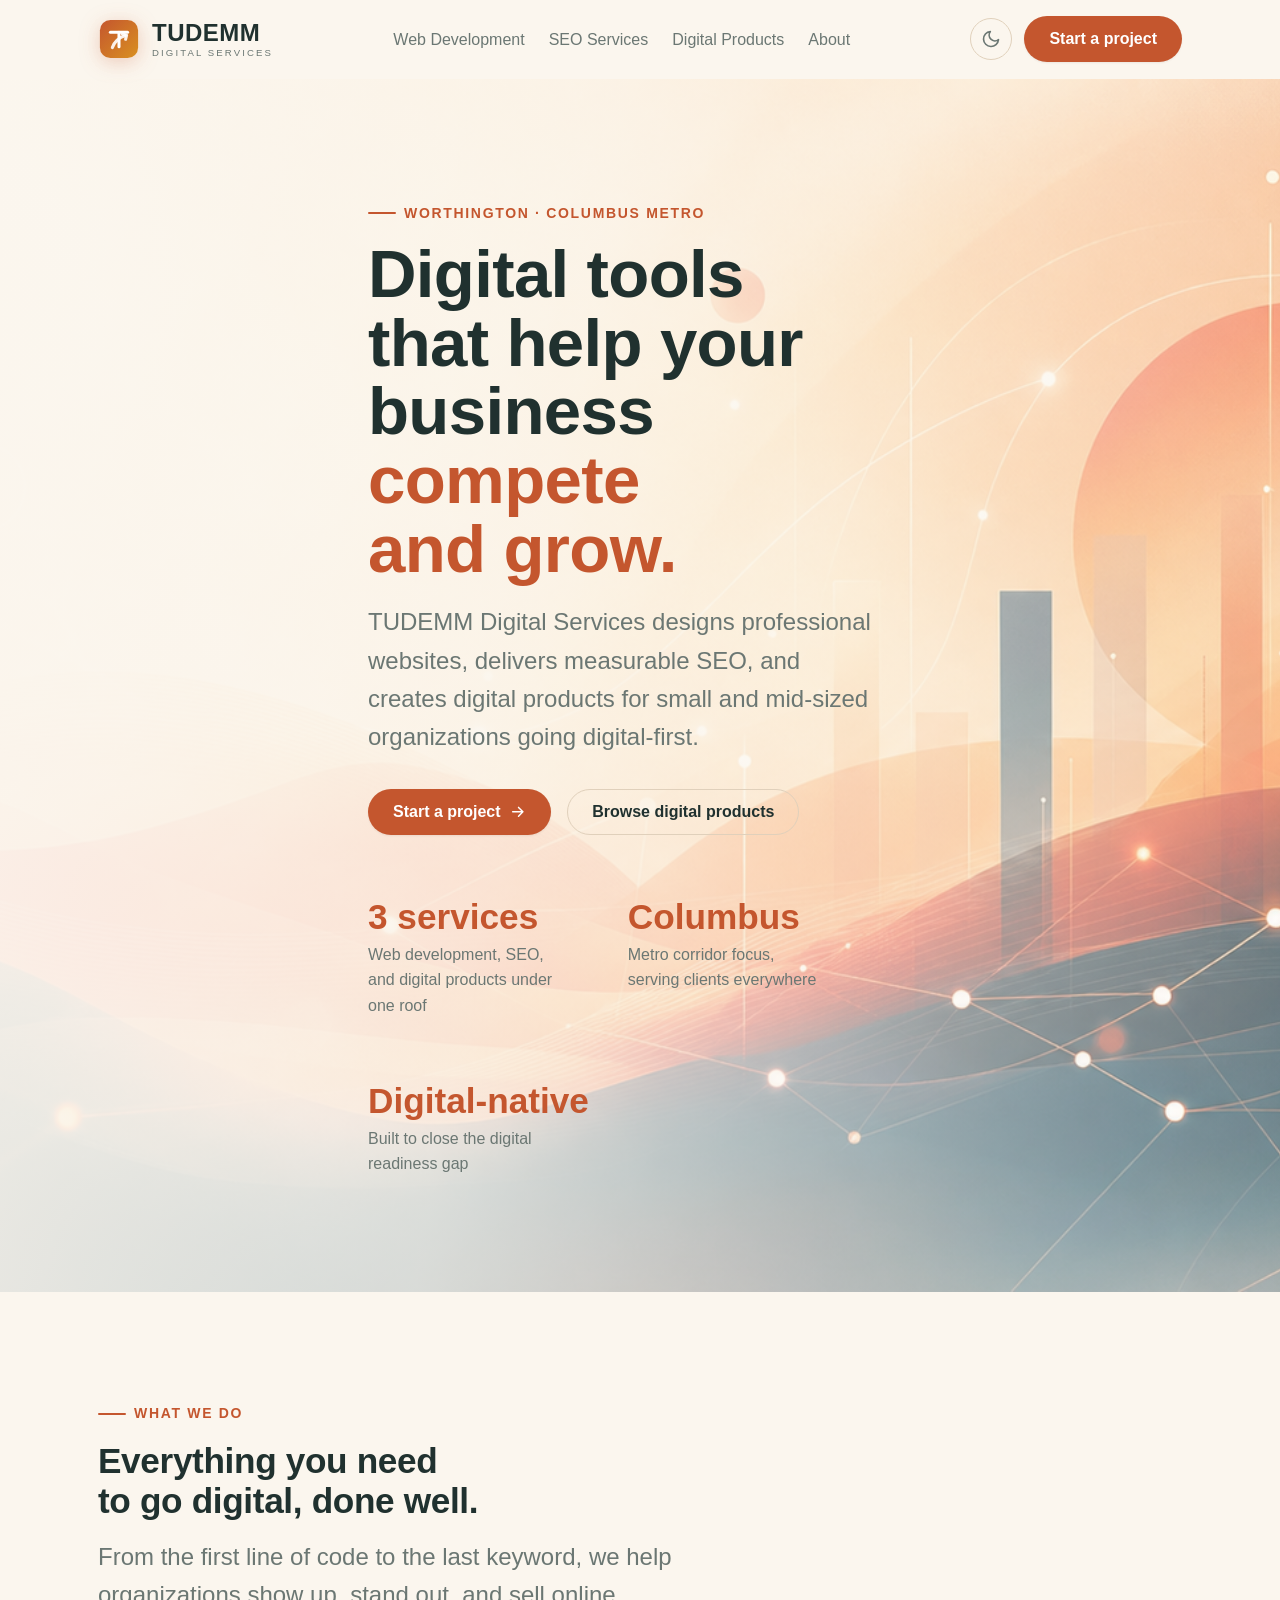
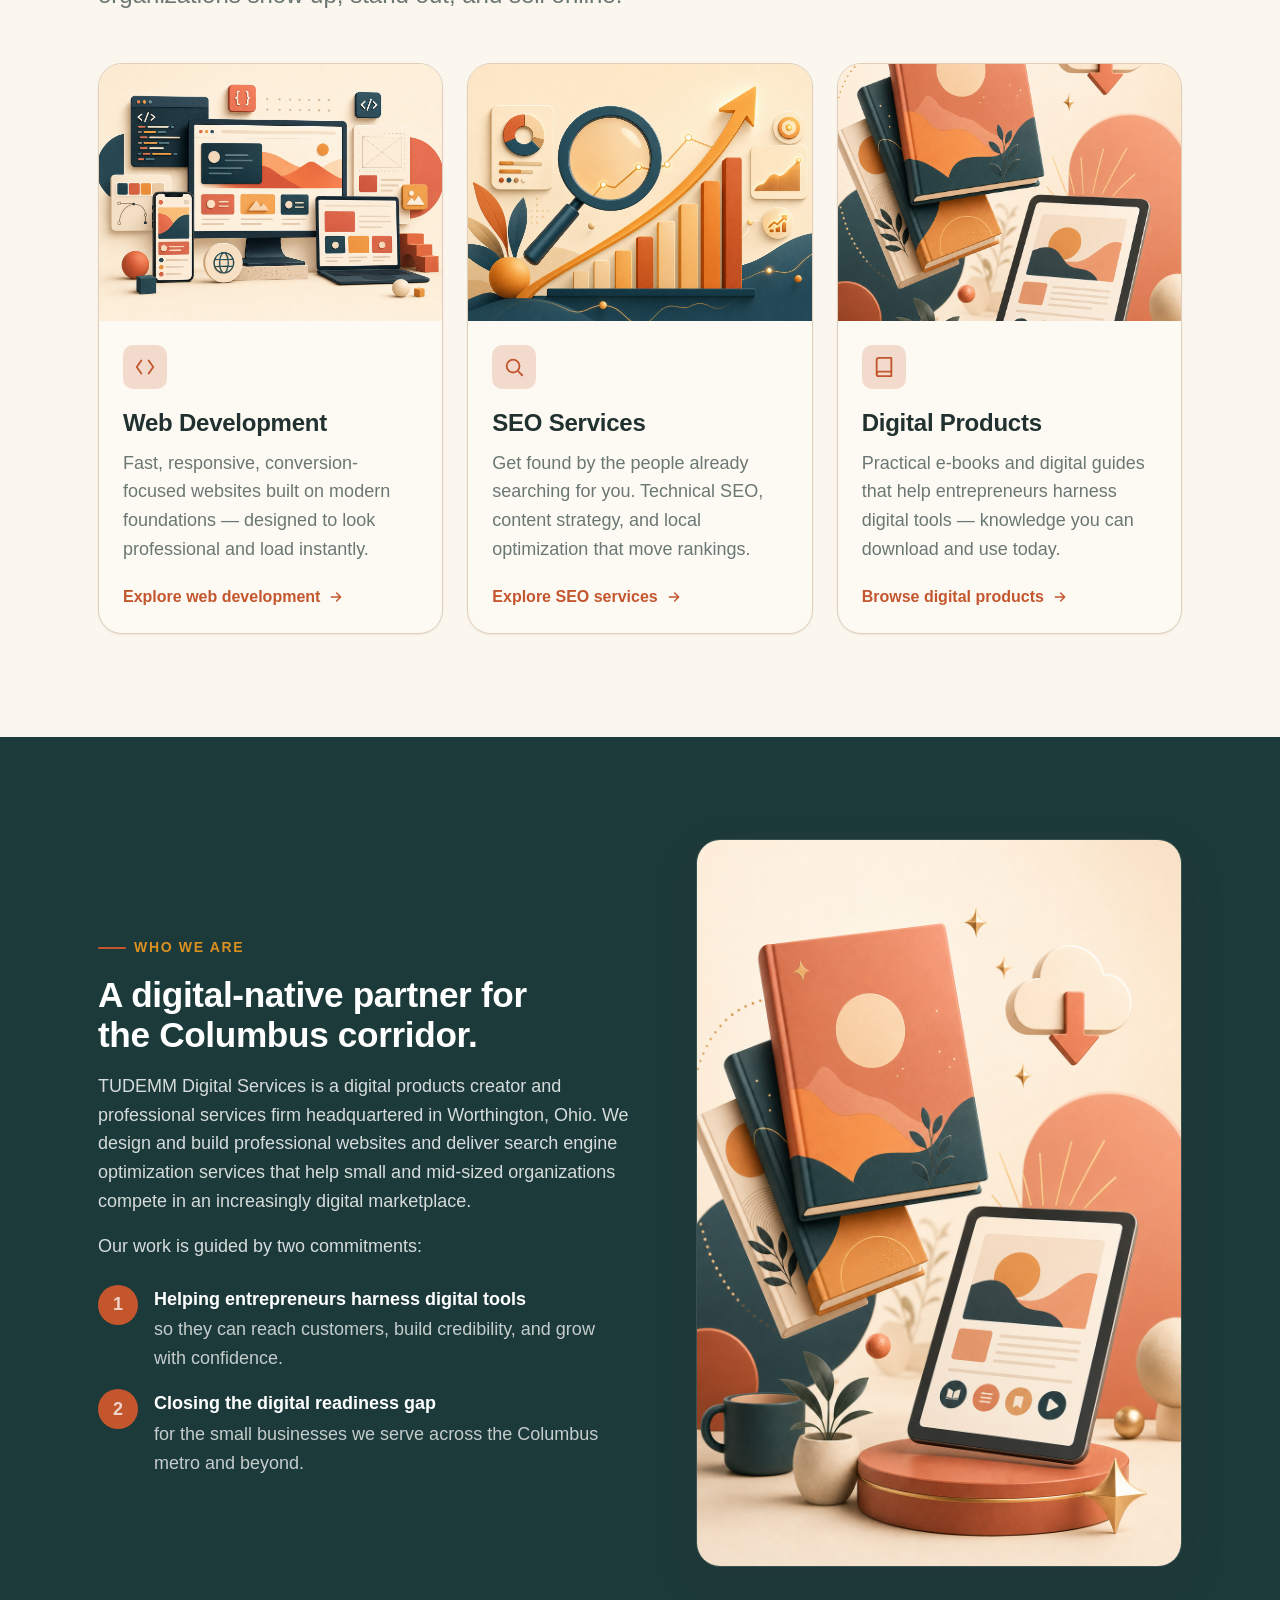
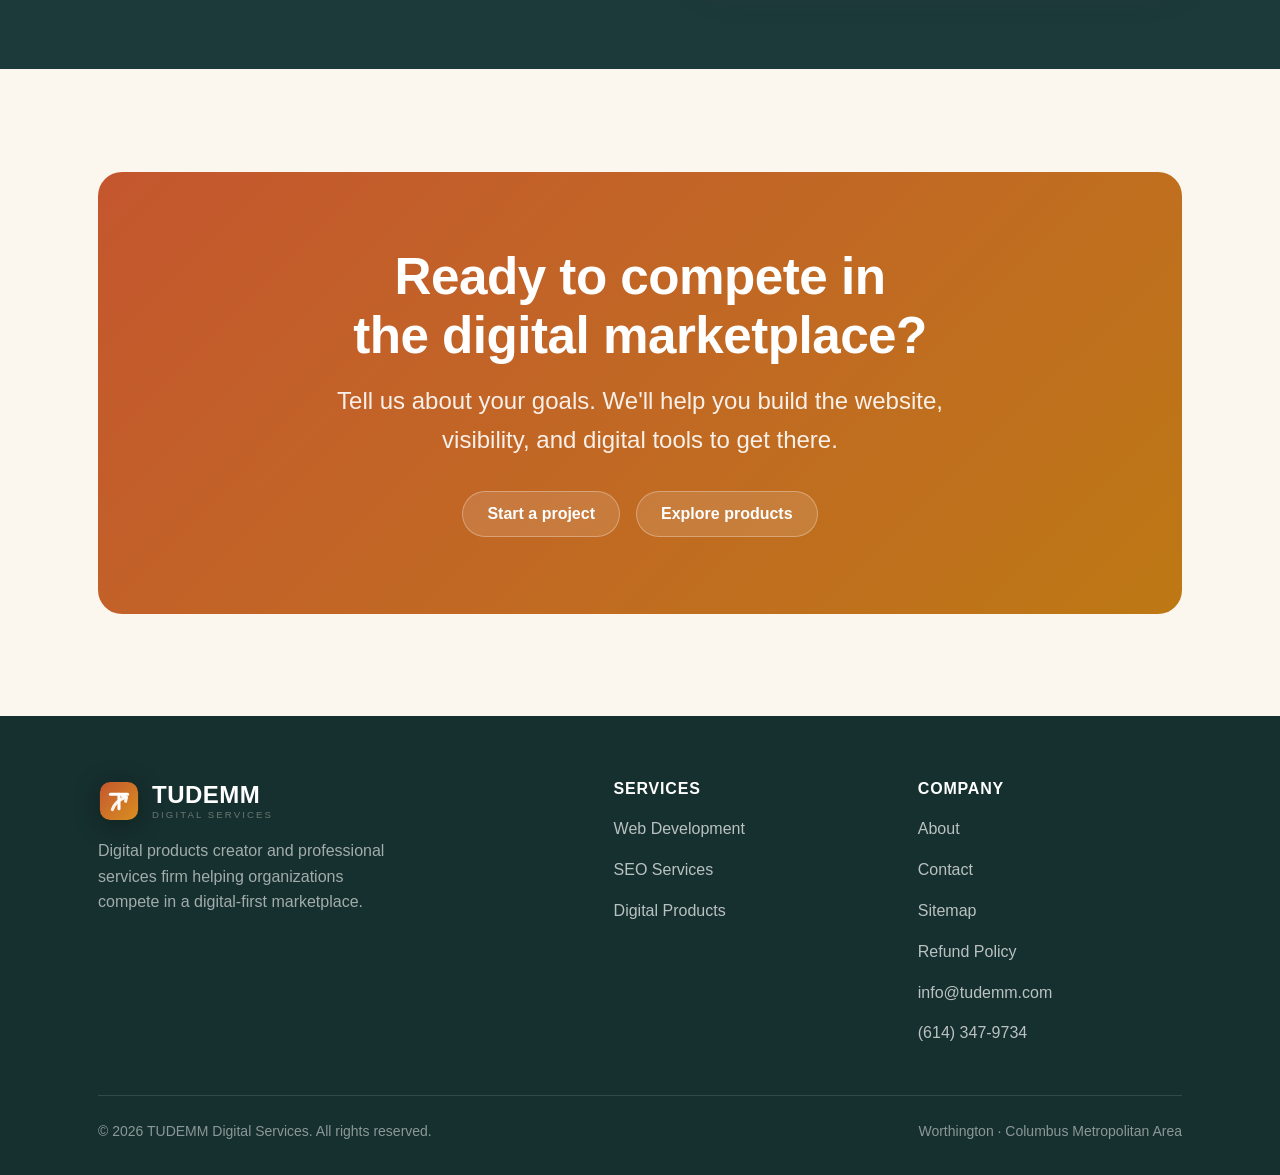
<file: index.html>
<!DOCTYPE html>
<html lang="en">
  <head>
    <meta charset="UTF-8" />
    <link rel="icon" type="image/svg+xml" href="data:image/svg+xml,%3Csvg xmlns='http://www.w3.org/2000/svg' viewBox='0 0 44 44'%3E%3Cdefs%3E%3ClinearGradient id='g' x1='0' y1='0' x2='44' y2='44' gradientUnits='userSpaceOnUse'%3E%3Cstop stop-color='%23c4562e'/%3E%3Cstop offset='1' stop-color='%23d99021'/%3E%3C/linearGradient%3E%3C/defs%3E%3Crect x='2' y='2' width='40' height='40' rx='11' fill='url(%23g)'/%3E%3Cpath d='M13 15h18' stroke='%23fff' stroke-width='3.2' stroke-linecap='round'/%3E%3Cpath d='M22 15v15' stroke='%23fff' stroke-width='3.2' stroke-linecap='round'/%3E%3Cpath d='M15 31c2.4-6.4 6.8-10.4 13.6-12.6' stroke='%23fff' stroke-width='3.2' stroke-linecap='round' stroke-linejoin='round' opacity='.9'/%3E%3C/svg%3E" />
    <meta name="viewport" content="width=device-width, initial-scale=1.0" />
    <meta name="format-detection" content="telephone=no" />
    <title>TUDEMM Digital Services — Digital Products, Web Development &amp; SEO</title>
    <link rel="canonical" href="https://tudemm.com/" />
    <meta
      name="description"
      content="TUDEMM Digital Services is a digital products creator and professional services firm in Worthington, Ohio. We build professional websites, deliver SEO services, and create digital products for small and mid-sized organizations."
    />
    <meta property="og:title" content="TUDEMM Digital Services — Digital Products, Web Development & SEO" />
    <meta property="og:url" content="https://tudemm.com/" />
    <meta
      property="og:description"
      content="Professional websites, SEO services, and digital products that help small and mid-sized organizations compete in a digital marketplace."
    />
    <meta property="og:type" content="website" />
    <meta property="og:image" content="./assets/hero.png" />
    <link rel="preconnect" href="https://api.fontshare.com" />
    <link
      href="https://api.fontshare.com/v2/css?f[]=clash-display@500,600&f[]=general-sans@400,500,600&display=swap"
      rel="stylesheet"
    />
    <link rel="stylesheet" href="./base.css" />
    <link rel="stylesheet" href="./style.css" />
    <script type="application/ld+json">
      {
        "@context": "https://schema.org",
        "@type": "ProfessionalService",
        "name": "TUDEMM Digital Services",
      "legalName": "Tudemm Ltd Liability Company",
        "description": "Digital products creator and professional services firm delivering web development and SEO services.",
        "url": "https://tudemm.com",
        "email": "info@tudemm.com",
        "address": {
          "@type": "PostalAddress",
          "addressLocality": "Worthington",
          "addressRegion": "OH",
          "addressCountry": "US"
        },
        "areaServed": "Columbus Metropolitan Area"
      }
    </script>
  </head>
  <body>
    <a href="#main" class="sr-only">Skip to content</a>

    <!-- HEADER -->
    <header class="header">
      <div class="container">
        <nav class="nav" aria-label="Primary">
          <a href="./index.html" class="brand" aria-label="TUDEMM home">
            <svg viewBox="0 0 44 44" fill="none" aria-hidden="true" class="brand-mark">
              <rect x="2" y="2" width="40" height="40" rx="11" fill="url(#tudemmGrad1)" />
              <path d="M13 15h18" stroke="#fff" stroke-width="3.2" stroke-linecap="round" />
              <path d="M22 15v15" stroke="#fff" stroke-width="3.2" stroke-linecap="round" />
              <path d="M15 31c2.4-6.4 6.8-10.4 13.6-12.6" stroke="#fff" stroke-width="3.2" stroke-linecap="round" stroke-linejoin="round" opacity="0.9" />
              <path d="M25.6 16.8 30 18l-1.1 4.3" stroke="#fff" stroke-width="3.2" stroke-linecap="round" stroke-linejoin="round" opacity="0.9" />
              <defs>
                <linearGradient id="tudemmGrad1" x1="2" y1="2" x2="42" y2="42" gradientUnits="userSpaceOnUse">
                  <stop stop-color="#c4562e" />
                  <stop offset="1" stop-color="#d99021" />
                </linearGradient>
              </defs>
            </svg>
            <span class="brand-name">TUDEMM<small>DIGITAL SERVICES</small></span>
          </a>

          <ul class="nav-links">
            <li><a href="./pages/web-development.html">Web Development</a></li>
            <li><a href="./pages/seo.html">SEO Services</a></li>
            <li><a href="./pages/products.html">Digital Products</a></li>
            <li><a href="./pages/about.html">About</a></li>
          </ul>

          <div class="nav-actions">
            <button class="icon-btn" data-theme-toggle aria-label="Switch theme"></button>
            <a href="./pages/contact.html" class="btn btn-primary">Start a project</a>
            <button
              class="icon-btn nav-toggle"
              data-nav-toggle
              aria-label="Open menu"
              aria-expanded="false"
            >
              <svg width="20" height="20" viewBox="0 0 24 24" fill="none" stroke="currentColor" stroke-width="2" stroke-linecap="round">
                <path d="M3 6h18M3 12h18M3 18h18" />
              </svg>
            </button>
          </div>
        </nav>

        <div class="mobile-menu" aria-label="Mobile">
          <a href="./pages/web-development.html">Web Development</a>
          <a href="./pages/seo.html">SEO Services</a>
          <a href="./pages/products.html">Digital Products</a>
          <a href="./pages/about.html">About</a>
          <a href="./pages/contact.html" class="btn btn-primary">Start a project</a>
        </div>
      </div>
    </header>

    <main id="main">
      <!-- HERO -->
      <section class="hero">
        <div class="hero-bg">
          <img src="./assets/hero.png" alt="" aria-hidden="true" />
        </div>
        <div class="container hero-inner">
          <span class="eyebrow">Worthington · Columbus Metro</span>
          <h1>
            Digital tools that help your business
            <span class="accent">compete and grow.</span>
          </h1>
          <p class="hero-sub">
            TUDEMM Digital Services designs professional websites, delivers measurable SEO, and creates
            digital products for small and mid-sized organizations going digital-first.
          </p>
          <div class="hero-actions">
            <a href="./pages/contact.html" class="btn btn-primary">
              Start a project
              <svg viewBox="0 0 24 24" fill="none" stroke="currentColor" stroke-width="2" stroke-linecap="round" stroke-linejoin="round"><path d="M5 12h14M13 6l6 6-6 6"/></svg>
            </a>
            <a href="./pages/products.html" class="btn btn-ghost">Browse digital products</a>
          </div>

          <div class="hero-stats">
            <div class="stat">
              <div class="num">3 services</div>
              <div class="label">Web development, SEO, and digital products under one roof</div>
            </div>
            <div class="stat">
              <div class="num">Columbus</div>
              <div class="label">Metro corridor focus, serving clients everywhere</div>
            </div>
            <div class="stat">
              <div class="num">Digital-native</div>
              <div class="label">Built to close the digital readiness gap</div>
            </div>
          </div>
        </div>
      </section>

      <!-- SERVICES -->
      <section id="services">
        <div class="container">
          <div class="section-head reveal">
            <span class="eyebrow">What we do</span>
            <h2 class="section-title">Everything you need to go digital, done well.</h2>
            <p class="section-lead">
              From the first line of code to the last keyword, we help organizations show up,
              stand out, and sell online.
            </p>
          </div>

          <div class="grid services-grid">
            <a href="./pages/web-development.html" class="card card-link reveal">
              <div class="card-media"><img src="./assets/webdev.png" alt="Illustration of responsive websites across desktop and mobile devices" loading="lazy" /></div>
              <div class="card-body">
                <span class="card-icon" aria-hidden="true">
                  <svg viewBox="0 0 24 24" fill="none" stroke="currentColor" stroke-width="2" stroke-linecap="round" stroke-linejoin="round"><path d="M8 5l-5 7 5 7M16 5l5 7-5 7"/></svg>
                </span>
                <h3>Web Development</h3>
                <p>
                  Fast, responsive, conversion-focused websites built on modern foundations —
                  designed to look professional and load instantly.
                </p>
                <span class="card-cta">Explore web development <svg viewBox="0 0 24 24" fill="none" stroke="currentColor" stroke-width="2.2" stroke-linecap="round" stroke-linejoin="round"><path d="M5 12h14M13 6l6 6-6 6"/></svg></span>
              </div>
            </a>

            <a href="./pages/seo.html" class="card card-link reveal">
              <div class="card-media"><img src="./assets/seo.png" alt="Illustration of SEO growth with a magnifying glass and rising chart" loading="lazy" /></div>
              <div class="card-body">
                <span class="card-icon" aria-hidden="true">
                  <svg viewBox="0 0 24 24" fill="none" stroke="currentColor" stroke-width="2" stroke-linecap="round" stroke-linejoin="round"><circle cx="11" cy="11" r="7"/><path d="m21 21-4.3-4.3"/></svg>
                </span>
                <h3>SEO Services</h3>
                <p>
                  Get found by the people already searching for you. Technical SEO, content
                  strategy, and local optimization that move rankings.
                </p>
                <span class="card-cta">Explore SEO services <svg viewBox="0 0 24 24" fill="none" stroke="currentColor" stroke-width="2.2" stroke-linecap="round" stroke-linejoin="round"><path d="M5 12h14M13 6l6 6-6 6"/></svg></span>
              </div>
            </a>

            <a href="./pages/products.html" class="card card-link reveal">
              <div class="card-media"><img src="./assets/products.png" alt="Illustration of e-books and a digital reading tablet" loading="lazy" /></div>
              <div class="card-body">
                <span class="card-icon" aria-hidden="true">
                  <svg viewBox="0 0 24 24" fill="none" stroke="currentColor" stroke-width="2" stroke-linecap="round" stroke-linejoin="round"><path d="M4 19.5A2.5 2.5 0 0 1 6.5 17H20"/><path d="M6.5 2H20v20H6.5A2.5 2.5 0 0 1 4 19.5v-15A2.5 2.5 0 0 1 6.5 2z"/></svg>
                </span>
                <h3>Digital Products</h3>
                <p>
                  Practical e-books and digital guides that help entrepreneurs harness digital
                  tools — knowledge you can download and use today.
                </p>
                <span class="card-cta">Browse digital products <svg viewBox="0 0 24 24" fill="none" stroke="currentColor" stroke-width="2.2" stroke-linecap="round" stroke-linejoin="round"><path d="M5 12h14M13 6l6 6-6 6"/></svg></span>
              </div>
            </a>
          </div>
        </div>
      </section>

      <!-- ABOUT / MISSION -->
      <section class="band-ink">
        <div class="container">
          <div class="grid about-grid">
            <div class="about-copy reveal">
              <span class="eyebrow" style="color: var(--color-gold)">Who we are</span>
              <h2 class="section-title">A digital-native partner for the Columbus corridor.</h2>
              <p>
                TUDEMM Digital Services is a digital products creator and professional services firm
                headquartered in Worthington, Ohio. We design and build professional websites
                and deliver search engine optimization services that help small and mid-sized
                organizations compete in an increasingly digital marketplace.
              </p>
              <p>Our work is guided by two commitments:</p>
              <ul class="mission-list">
                <li>
                  <span class="mission-num">1</span>
                  <span><strong>Helping entrepreneurs harness digital tools</strong>so they can
                  reach customers, build credibility, and grow with confidence.</span>
                </li>
                <li>
                  <span class="mission-num">2</span>
                  <span><strong>Closing the digital readiness gap</strong>for the small
                  businesses we serve across the Columbus metro and beyond.</span>
                </li>
              </ul>
            </div>
            <div class="about-figure reveal">
              <img src="./assets/products.png" alt="Digital products and reading experience illustration" loading="lazy" />
            </div>
          </div>
        </div>
      </section>

      <!-- CTA -->
      <section>
        <div class="container">
          <div class="cta-band reveal">
            <h2>Ready to compete in the digital marketplace?</h2>
            <p>
              Tell us about your goals. We'll help you build the website, visibility, and digital
              tools to get there.
            </p>
            <div class="cta-actions">
              <a href="./pages/contact.html" class="btn btn-light">Start a project</a>
              <a href="./pages/products.html" class="btn btn-light">Explore products</a>
            </div>
          </div>
        </div>
      </section>
    </main>

    <!-- FOOTER -->
    <footer class="footer">
      <div class="container">
        <div class="footer-grid">
          <div>
            <a href="./index.html" class="brand" aria-label="TUDEMM home">
              <svg viewBox="0 0 44 44" fill="none" aria-hidden="true" class="brand-mark">
              <rect x="2" y="2" width="40" height="40" rx="11" fill="url(#tudemmGrad2)" />
              <path d="M13 15h18" stroke="#fff" stroke-width="3.2" stroke-linecap="round" />
              <path d="M22 15v15" stroke="#fff" stroke-width="3.2" stroke-linecap="round" />
              <path d="M15 31c2.4-6.4 6.8-10.4 13.6-12.6" stroke="#fff" stroke-width="3.2" stroke-linecap="round" stroke-linejoin="round" opacity="0.9" />
              <path d="M25.6 16.8 30 18l-1.1 4.3" stroke="#fff" stroke-width="3.2" stroke-linecap="round" stroke-linejoin="round" opacity="0.9" />
              <defs>
                <linearGradient id="tudemmGrad2" x1="2" y1="2" x2="42" y2="42" gradientUnits="userSpaceOnUse">
                  <stop stop-color="#c4562e" />
                  <stop offset="1" stop-color="#d99021" />
                </linearGradient>
              </defs>
            </svg>
              <span class="brand-name" style="color:#fff">TUDEMM<small>DIGITAL SERVICES</small></span>
            </a>
            <p class="footer-about">
              Digital products creator and professional services firm helping organizations
              compete in a digital-first marketplace.
            </p>
          </div>
          <div>
            <h5>Services</h5>
            <ul>
              <li><a href="./pages/web-development.html">Web Development</a></li>
              <li><a href="./pages/seo.html">SEO Services</a></li>
              <li><a href="./pages/products.html">Digital Products</a></li>
            </ul>
          </div>
          <div>
            <h5>Company</h5>
            <ul>
              <li><a href="./pages/about.html">About</a></li>
              <li><a href="./pages/contact.html">Contact</a></li>
              <li><a href="./pages/sitemap.html">Sitemap</a></li>
              <li><a href="./pages/refunds.html">Refund Policy</a></li>
              <li><a href="mailto:info@tudemm.com">info@tudemm.com</a></li>
              <li><span>(614) 347-9734</span></li>
            </ul>
          </div>
        </div>
        <div class="footer-bottom">
          <span>&copy; <span data-year>2026</span> TUDEMM Digital Services. All rights reserved.</span>
          <span>Worthington · Columbus Metropolitan Area</span>
        </div>
      </div>
    </footer>

    <script src="./app.js" defer></script>
  </body>
</html>
</file>
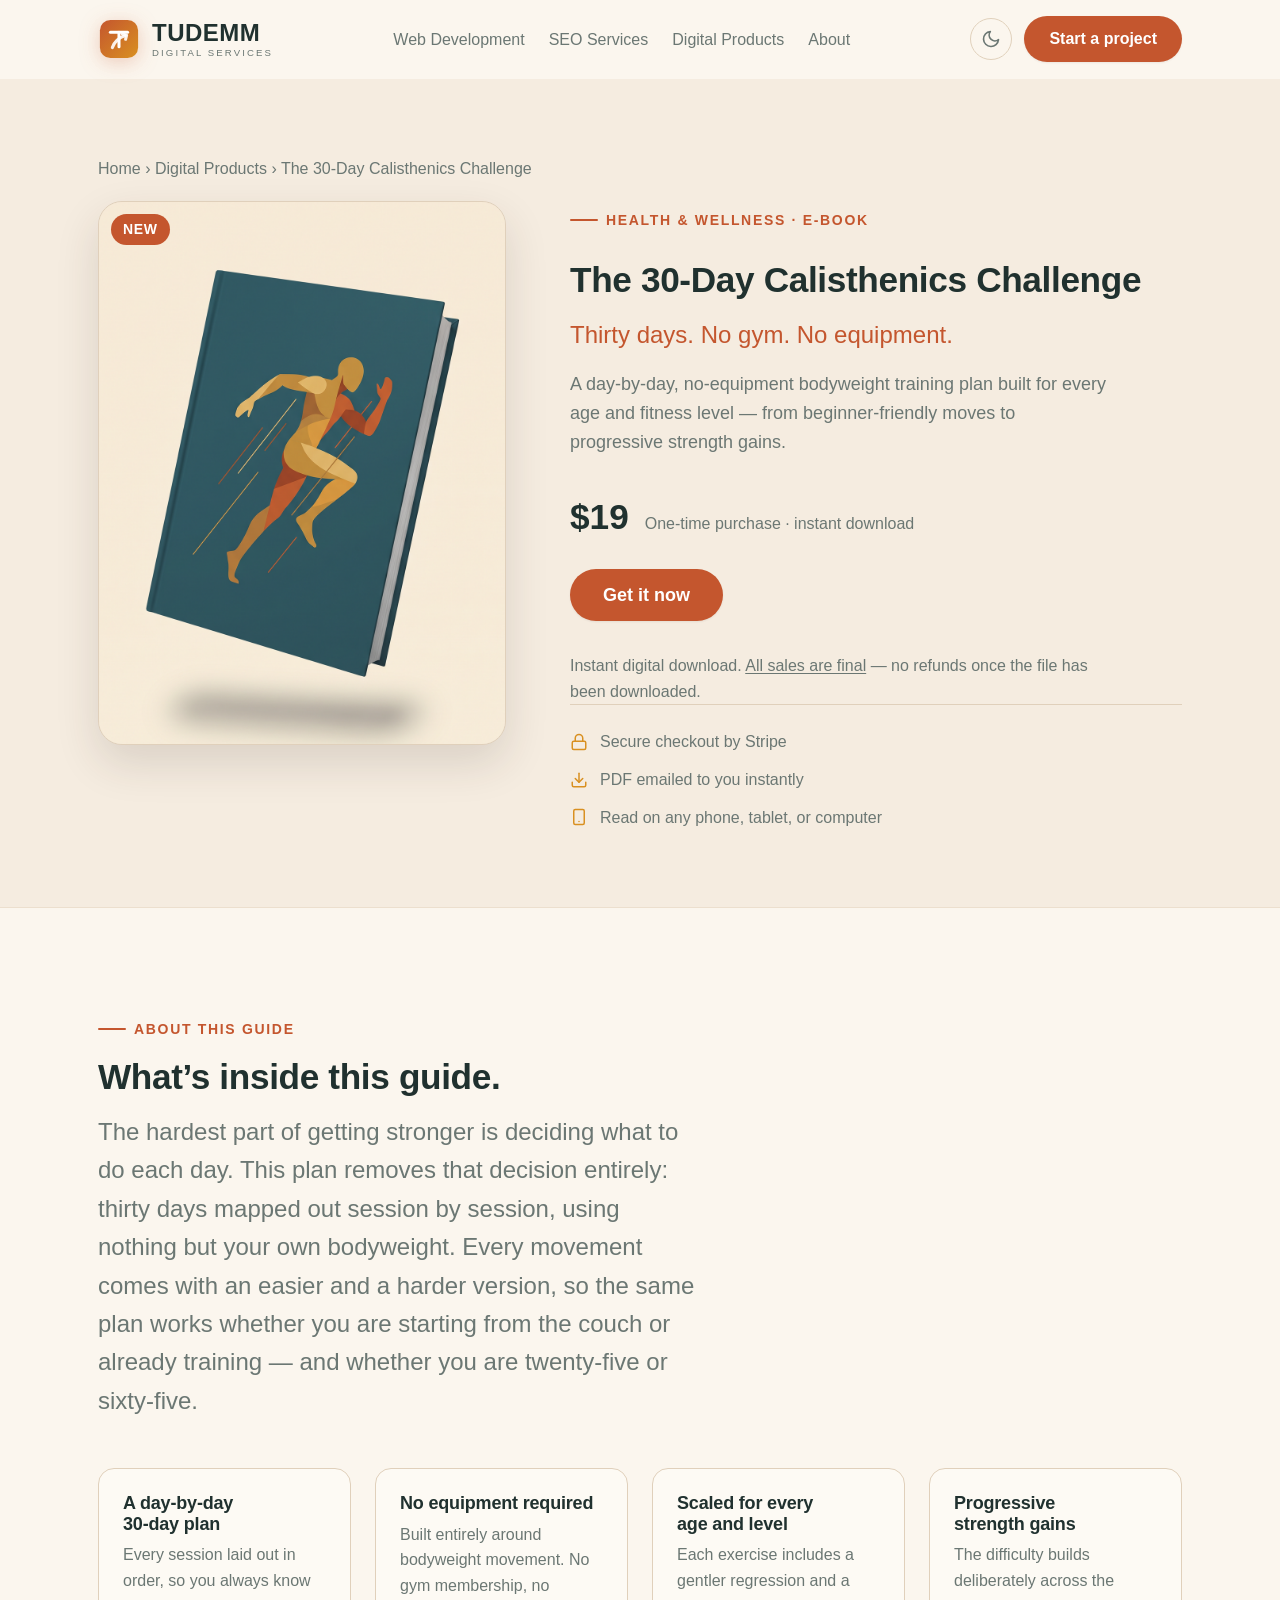
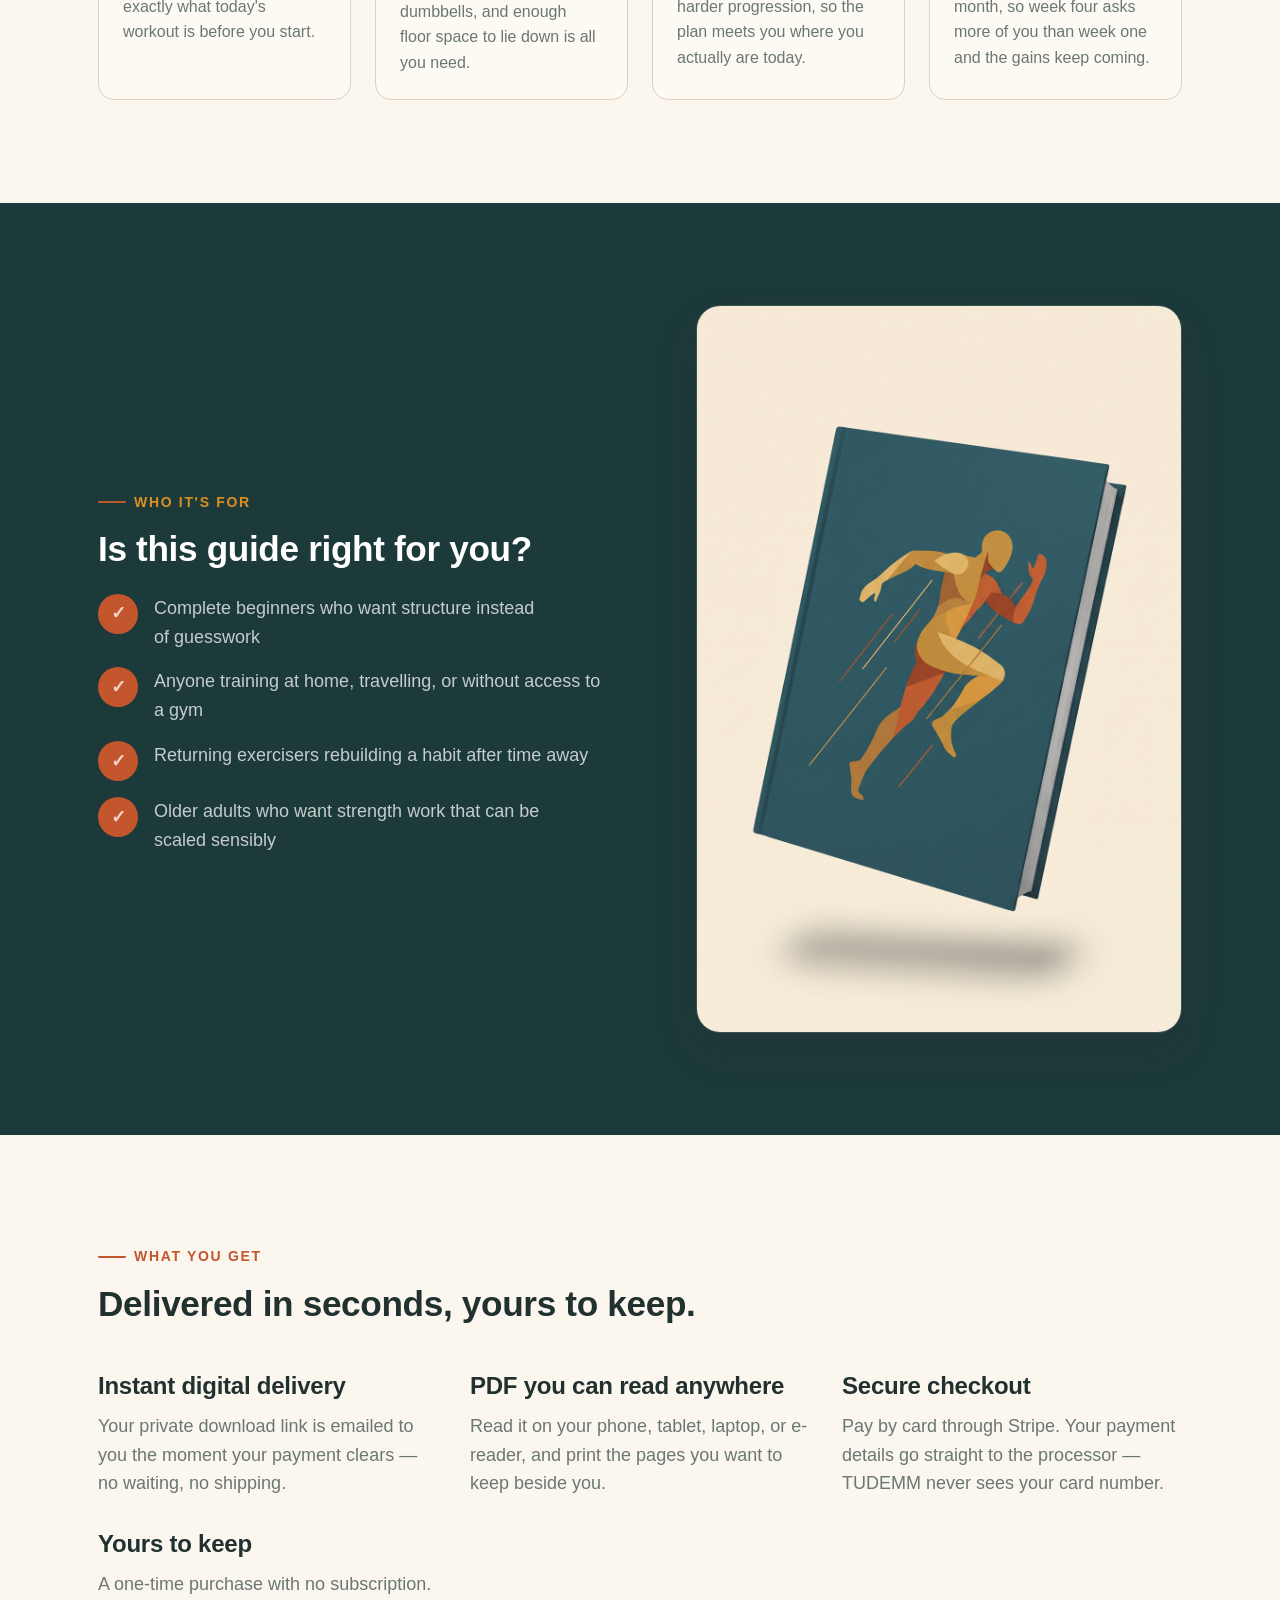
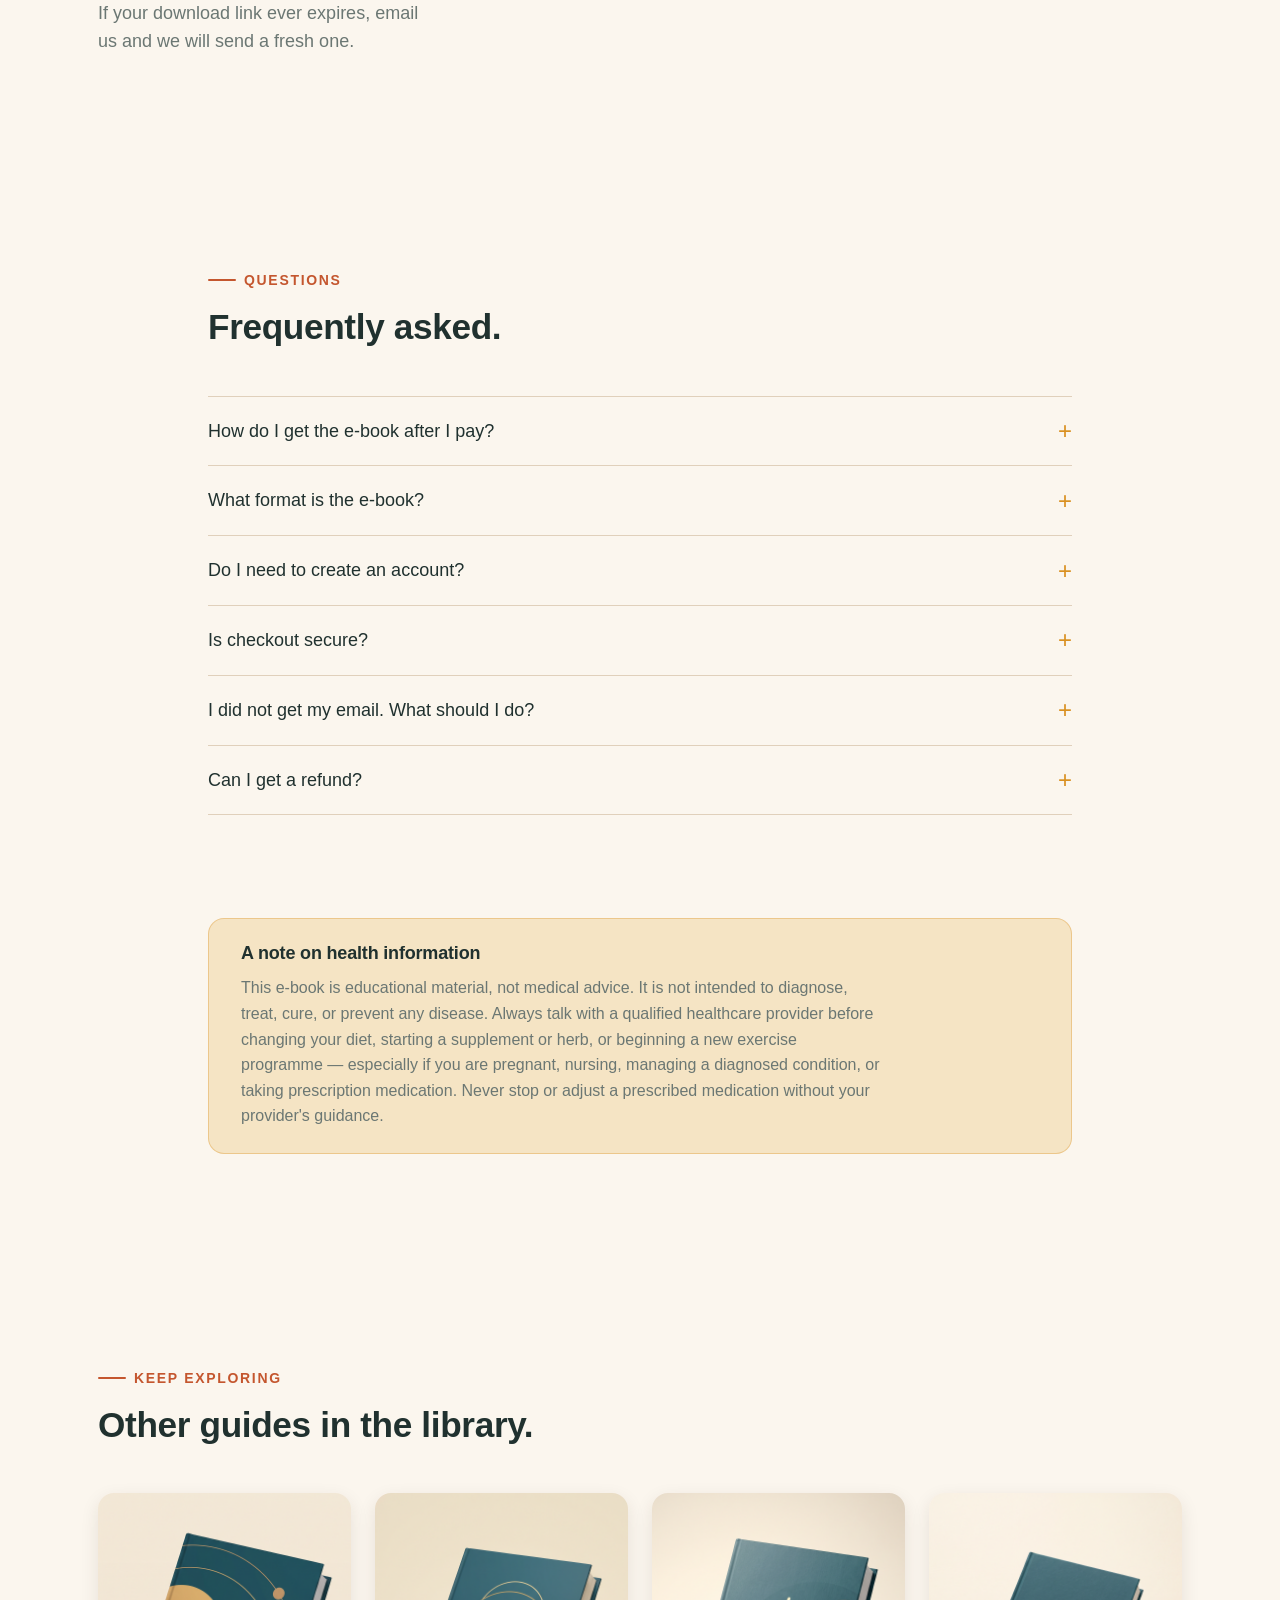
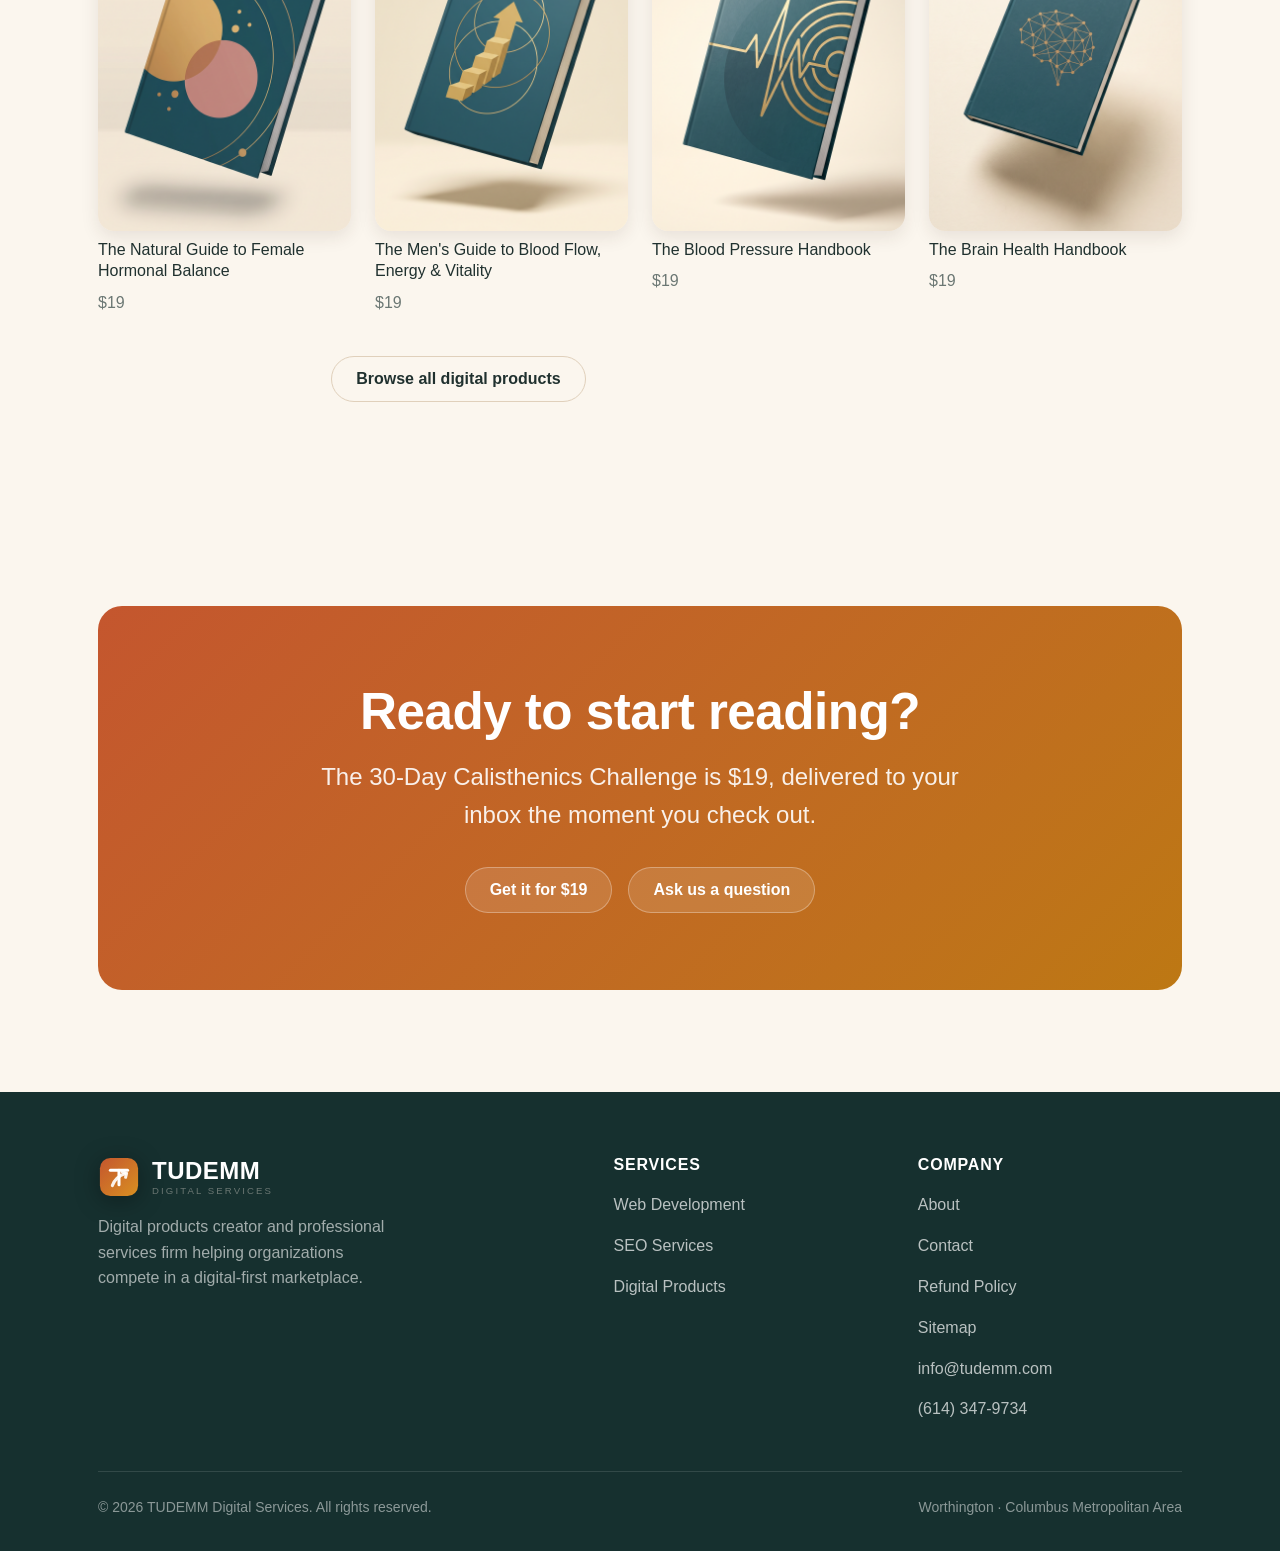
<file: ebooks/30-day-calisthenics-challenge.html>
<!DOCTYPE html>
<!--
  GENERATED FILE — do not edit by hand.
  Source data:  data/products.json  +  data/product_content.json
  Regenerate:   python tools/build_product_pages.py
-->
<html lang="en">
  <head>
    <meta charset="UTF-8" />
    <link rel="icon" type="image/svg+xml" href="data:image/svg+xml,%3Csvg xmlns='http://www.w3.org/2000/svg' viewBox='0 0 44 44'%3E%3Cdefs%3E%3ClinearGradient id='g' x1='0' y1='0' x2='44' y2='44' gradientUnits='userSpaceOnUse'%3E%3Cstop stop-color='%23c4562e'/%3E%3Cstop offset='1' stop-color='%23d99021'/%3E%3C/linearGradient%3E%3C/defs%3E%3Crect x='2' y='2' width='40' height='40' rx='11' fill='url(%23g)'/%3E%3Cpath d='M13 15h18' stroke='%23fff' stroke-width='3.2' stroke-linecap='round'/%3E%3Cpath d='M22 15v15' stroke='%23fff' stroke-width='3.2' stroke-linecap='round'/%3E%3Cpath d='M15 31c2.4-6.4 6.8-10.4 13.6-12.6' stroke='%23fff' stroke-width='3.2' stroke-linecap='round' stroke-linejoin='round' opacity='.9'/%3E%3C/svg%3E" />
    <meta name="viewport" content="width=device-width, initial-scale=1.0" />
    <meta name="format-detection" content="telephone=no" />
    <title>The 30-Day Calisthenics Challenge — Bodyweight Plan E-book — TUDEMM</title>
    <link rel="canonical" href="https://tudemm.com/ebooks/30-day-calisthenics-challenge" />
    <meta name="description" content="A day-by-day, no-equipment bodyweight training plan for every age and fitness level — from beginner-friendly moves to progressive strength gains. Instant PDF download." />
    <meta name="keywords" content="30 day calisthenics challenge, bodyweight workout plan, no equipment home workout, calisthenics for beginners, progressive bodyweight training" />
    <meta property="og:type" content="product" />
    <meta property="og:title" content="The 30-Day Calisthenics Challenge — Bodyweight Plan E-book — TUDEMM" />
    <meta property="og:url" content="https://tudemm.com/ebooks/30-day-calisthenics-challenge" />
    <meta property="og:description" content="A day-by-day, no-equipment bodyweight training plan for every age and fitness level — from beginner-friendly moves to progressive strength gains. Instant PDF download." />
    <meta property="og:image" content="https://tudemm.com/assets/ebook6.png" />
    <meta property="og:site_name" content="TUDEMM Digital Services" />
    <meta property="product:price:amount" content="19.00" />
    <meta property="product:price:currency" content="USD" />
    <meta name="twitter:card" content="summary_large_image" />
    <meta name="twitter:title" content="The 30-Day Calisthenics Challenge — Bodyweight Plan E-book — TUDEMM" />
    <meta name="twitter:description" content="A day-by-day, no-equipment bodyweight training plan for every age and fitness level — from beginner-friendly moves to progressive strength gains. Instant PDF download." />
    <meta name="twitter:image" content="https://tudemm.com/assets/ebook6.png" />
    <link rel="preconnect" href="https://api.fontshare.com" />
    <link href="https://api.fontshare.com/v2/css?f[]=clash-display@500,600&f[]=general-sans@400,500,600&display=swap" rel="stylesheet" />
    <link rel="stylesheet" href="/base.css" />
    <link rel="stylesheet" href="/style.css" />
    <script type="application/ld+json">
{
  "@context": "https://schema.org",
  "@type": "Product",
  "name": "The 30-Day Calisthenics Challenge",
  "description": "A day-by-day, no-equipment bodyweight training plan built for every age and fitness level — from beginner-friendly moves to progressive strength gains.",
  "image": [
    "https://tudemm.com/assets/ebook6.png"
  ],
  "sku": "calisthenics-30-day-plan",
  "category": "Health & Wellness · E-book",
  "url": "https://tudemm.com/ebooks/30-day-calisthenics-challenge",
  "brand": {
    "@type": "Brand",
    "name": "TUDEMM"
  },
  "hasMerchantReturnPolicy": {
    "@type": "MerchantReturnPolicy",
    "applicableCountry": "US",
    "returnPolicyCategory": "https://schema.org/MerchantReturnNotPermitted",
    "url": "https://tudemm.com/pages/refunds"
  },
  "publisher": {
    "@type": "Organization",
    "name": "TUDEMM Digital Services",
    "legalName": "Tudemm Ltd Liability Company",
    "url": "https://tudemm.com"
  },
  "isFamilyFriendly": true,
  "offers": {
    "@type": "Offer",
    "url": "https://tudemm.com/ebooks/30-day-calisthenics-challenge",
    "price": "19.00",
    "priceCurrency": "USD",
    "priceValidUntil": "2027-08-20",
    "availability": "https://schema.org/InStock",
    "itemCondition": "https://schema.org/NewCondition",
    "seller": {
      "@type": "Organization",
      "name": "TUDEMM Digital Services",
      "legalName": "Tudemm Ltd Liability Company",
      "url": "https://tudemm.com"
    }
  },
  "additionalProperty": [
    {
      "@type": "PropertyValue",
      "name": "Format",
      "value": "PDF (digital download)"
    },
    {
      "@type": "PropertyValue",
      "name": "Delivery",
      "value": "Emailed instantly after purchase"
    }
  ]
}
    </script>
    <script type="application/ld+json">
{
  "@context": "https://schema.org",
  "@type": "BreadcrumbList",
  "itemListElement": [
    {
      "@type": "ListItem",
      "position": 1,
      "name": "Home",
      "item": "https://tudemm.com/"
    },
    {
      "@type": "ListItem",
      "position": 2,
      "name": "Digital Products",
      "item": "https://tudemm.com/pages/products"
    },
    {
      "@type": "ListItem",
      "position": 3,
      "name": "The 30-Day Calisthenics Challenge",
      "item": "https://tudemm.com/ebooks/30-day-calisthenics-challenge"
    }
  ]
}
    </script>
    <script type="application/ld+json">
{
  "@context": "https://schema.org",
  "@type": "FAQPage",
  "mainEntity": [
    {
      "@type": "Question",
      "name": "How do I get the e-book after I pay?",
      "acceptedAnswer": {
        "@type": "Answer",
        "text": "As soon as your payment is confirmed, we email a private, secure download link to the address you used at checkout. The link is valid for 24 hours — if it expires before you download, just reply to that email and we will send you a fresh one."
      }
    },
    {
      "@type": "Question",
      "name": "What format is the e-book?",
      "acceptedAnswer": {
        "@type": "Answer",
        "text": "A PDF. It opens on virtually any device — iPhone and Android, Windows and Mac, tablets, and most e-readers — and you can print it if you prefer paper."
      }
    },
    {
      "@type": "Question",
      "name": "Do I need to create an account?",
      "acceptedAnswer": {
        "@type": "Answer",
        "text": "No. There is no account to make and no subscription. You check out, you get your download link by email, and the book is yours."
      }
    },
    {
      "@type": "Question",
      "name": "Is checkout secure?",
      "acceptedAnswer": {
        "@type": "Answer",
        "text": "Yes. Card payments are handled by Stripe and processed on Stripe's own secure page. Your card details are never sent to or stored by TUDEMM."
      }
    },
    {
      "@type": "Question",
      "name": "I did not get my email. What should I do?",
      "acceptedAnswer": {
        "@type": "Answer",
        "text": "Check your spam and promotions folders first, since automated delivery emails sometimes land there. If it still has not arrived, email info@tudemm.com with the address you used and we will get your download to you."
      }
    },
    {
      "@type": "Question",
      "name": "Can I get a refund?",
      "acceptedAnswer": {
        "@type": "Answer",
        "text": "No. Because this is an instant digital download that you keep, all sales are final and we do not offer refunds once the file has been downloaded. We will of course fix a duplicate charge or a delivery problem — email info@tudemm.com. If you are unsure whether this guide is right for you, please ask us before you buy."
      }
    }
  ]
}
    </script>
  </head>
  <body>
    <a href="#main" class="sr-only">Skip to content</a>
    <header class="header">
      <div class="container">
        <nav class="nav" aria-label="Primary">
          <a href="/" class="brand" aria-label="TUDEMM home">
            <svg viewBox="0 0 44 44" fill="none" aria-hidden="true" class="brand-mark">
              <rect x="2" y="2" width="40" height="40" rx="11" fill="url(#tudemmGrad1)" />
              <path d="M13 15h18" stroke="#fff" stroke-width="3.2" stroke-linecap="round" />
              <path d="M22 15v15" stroke="#fff" stroke-width="3.2" stroke-linecap="round" />
              <path d="M15 31c2.4-6.4 6.8-10.4 13.6-12.6" stroke="#fff" stroke-width="3.2" stroke-linecap="round" stroke-linejoin="round" opacity="0.9" />
              <path d="M25.6 16.8 30 18l-1.1 4.3" stroke="#fff" stroke-width="3.2" stroke-linecap="round" stroke-linejoin="round" opacity="0.9" />
              <defs>
                <linearGradient id="tudemmGrad1" x1="2" y1="2" x2="42" y2="42" gradientUnits="userSpaceOnUse">
                  <stop stop-color="#c4562e" />
                  <stop offset="1" stop-color="#d99021" />
                </linearGradient>
              </defs>
            </svg>
            <span class="brand-name">TUDEMM<small>DIGITAL SERVICES</small></span>
          </a>
          <ul class="nav-links">
            <li><a href="/pages/web-development">Web Development</a></li>
            <li><a href="/pages/seo">SEO Services</a></li>
            <li><a href="/pages/products">Digital Products</a></li>
            <li><a href="/pages/about">About</a></li>
          </ul>
          <div class="nav-actions">
            <button class="icon-btn" data-theme-toggle aria-label="Switch theme"></button>
            <a href="/pages/contact" class="btn btn-primary">Start a project</a>
            <button class="icon-btn nav-toggle" data-nav-toggle aria-label="Open menu" aria-expanded="false">
              <svg width="20" height="20" viewBox="0 0 24 24" fill="none" stroke="currentColor" stroke-width="2" stroke-linecap="round"><path d="M3 6h18M3 12h18M3 18h18" /></svg>
            </button>
          </div>
        </nav>
        <div class="mobile-menu">
          <a href="/pages/web-development">Web Development</a>
          <a href="/pages/seo">SEO Services</a>
          <a href="/pages/products">Digital Products</a>
          <a href="/pages/about">About</a>
          <a href="/pages/contact" class="btn btn-primary">Start a project</a>
        </div>
      </div>
    </header>

    <main id="main">
      <!-- PRODUCT HERO -->
      <section class="pdp-hero">
        <div class="container">
          <p class="breadcrumb">
            <a href="/">Home</a> &rsaquo;
            <a href="/pages/products">Digital Products</a> &rsaquo;
            <span>The 30-Day Calisthenics Challenge</span>
          </p>
          <div class="pdp-top">
            <div class="pdp-cover">
              <span class="product-badge">New</span>
              <img src="/assets/ebook6.png" alt="E-book cover: The 30-Day Calisthenics Challenge" width="600" height="800" />
            </div>
            <div class="pdp-buy">
              <span class="eyebrow">Health &amp; Wellness · E-book</span>
              <h1>The 30-Day Calisthenics Challenge</h1>
              <p class="pdp-tagline">Thirty days. No gym. No equipment.</p>
              <p class="pdp-desc">A day-by-day, no-equipment bodyweight training plan built for every age and fitness level — from beginner-friendly moves to progressive strength gains.</p>

              <div class="pdp-price-row">
                <span class="product-price">$19</span>
                <span class="pdp-price-note">One-time purchase · instant download</span>
              </div>

              <div class="pdp-actions">
                <button class="btn btn-primary btn-lg" type="button" data-buy="calisthenics-30-day-plan">Get it now</button>
              </div>

              <p class="buy-note">
                Instant digital download.
                <a href="/pages/refunds">All sales are final</a> &mdash; no
                refunds once the file has been downloaded.
              </p>

              <ul class="pdp-trust">
                <li>
                  <svg viewBox="0 0 24 24" fill="none" stroke="currentColor" stroke-width="2" stroke-linecap="round" stroke-linejoin="round" aria-hidden="true"><rect x="3" y="11" width="18" height="11" rx="2"/><path d="M7 11V7a5 5 0 0 1 10 0v4"/></svg>
                  Secure checkout by Stripe
                </li>
                <li>
                  <svg viewBox="0 0 24 24" fill="none" stroke="currentColor" stroke-width="2" stroke-linecap="round" stroke-linejoin="round" aria-hidden="true"><path d="M21 15v4a2 2 0 0 1-2 2H5a2 2 0 0 1-2-2v-4"/><path d="M7 10l5 5 5-5"/><path d="M12 15V3"/></svg>
                  PDF emailed to you instantly
                </li>
                <li>
                  <svg viewBox="0 0 24 24" fill="none" stroke="currentColor" stroke-width="2" stroke-linecap="round" stroke-linejoin="round" aria-hidden="true"><rect x="5" y="2" width="14" height="20" rx="2"/><path d="M12 18h.01"/></svg>
                  Read on any phone, tablet, or computer
                </li>
              </ul>
            </div>
          </div>
        </div>
      </section>

      <!-- INTRO + WHAT IT COVERS -->
      <section>
        <div class="container">
          <div class="section-head reveal">
            <span class="eyebrow">About this guide</span>
            <h2 class="section-title">What&rsquo;s inside this guide.</h2>
            <p class="section-lead">The hardest part of getting stronger is deciding what to do each day. This plan removes that decision entirely: thirty days mapped out session by session, using nothing but your own bodyweight. Every movement comes with an easier and a harder version, so the same plan works whether you are starting from the couch or already training — and whether you are twenty-five or sixty-five.</p>
          </div>
          <div class="grid pdp-covers-grid">
            <div class="pdp-cover-card reveal">
              <h3>A day-by-day 30-day plan</h3>
              <p>Every session laid out in order, so you always know exactly what today&#x27;s workout is before you start.</p>
            </div>
            <div class="pdp-cover-card reveal">
              <h3>No equipment required</h3>
              <p>Built entirely around bodyweight movement. No gym membership, no dumbbells, and enough floor space to lie down is all you need.</p>
            </div>
            <div class="pdp-cover-card reveal">
              <h3>Scaled for every age and level</h3>
              <p>Each exercise includes a gentler regression and a harder progression, so the plan meets you where you actually are today.</p>
            </div>
            <div class="pdp-cover-card reveal">
              <h3>Progressive strength gains</h3>
              <p>The difficulty builds deliberately across the month, so week four asks more of you than week one and the gains keep coming.</p>
            </div>
          </div>
        </div>
      </section>

      <!-- WHO IT'S FOR -->
      <section class="band-ink">
        <div class="container">
          <div class="grid about-grid">
            <div class="reveal">
              <span class="eyebrow" style="color: var(--color-gold)">Who it's for</span>
              <h2 class="section-title">Is this guide right for you?</h2>
              <ul class="mission-list">
                <li><span class="mission-num">✓</span><span>Complete beginners who want structure instead of guesswork</span></li>
                <li><span class="mission-num">✓</span><span>Anyone training at home, travelling, or without access to a gym</span></li>
                <li><span class="mission-num">✓</span><span>Returning exercisers rebuilding a habit after time away</span></li>
                <li><span class="mission-num">✓</span><span>Older adults who want strength work that can be scaled sensibly</span></li>
              </ul>
            </div>
            <div class="about-figure reveal">
              <img src="/assets/ebook6.png" alt="E-book cover: The 30-Day Calisthenics Challenge" loading="lazy" />
            </div>
          </div>
        </div>
      </section>

      <!-- WHAT YOU GET -->
      <section>
        <div class="container">
          <div class="section-head reveal">
            <span class="eyebrow">What you get</span>
            <h2 class="section-title">Delivered in seconds, yours to keep.</h2>
          </div>
          <div class="grid feature-grid">
            <div class="feature reveal">
              <h3>Instant digital delivery</h3>
              <p>Your private download link is emailed to you the moment your payment clears — no waiting, no shipping.</p>
            </div>
            <div class="feature reveal">
              <h3>PDF you can read anywhere</h3>
              <p>Read it on your phone, tablet, laptop, or e-reader, and print the pages you want to keep beside you.</p>
            </div>
            <div class="feature reveal">
              <h3>Secure checkout</h3>
              <p>Pay by card through Stripe. Your payment details go straight to the processor — TUDEMM never sees your card number.</p>
            </div>
            <div class="feature reveal">
              <h3>Yours to keep</h3>
              <p>A one-time purchase with no subscription. If your download link ever expires, email us and we will send a fresh one.</p>
            </div>
          </div>
        </div>
      </section>

      <!-- FAQ -->
      <section>
        <div class="container container--narrow">
          <div class="section-head reveal">
            <span class="eyebrow">Questions</span>
            <h2 class="section-title">Frequently asked.</h2>
          </div>
          <div class="pdp-faq reveal">
            <details class="pdp-faq-item">
              <summary>How do I get the e-book after I pay?</summary>
              <p>As soon as your payment is confirmed, we email a private, secure download link to the address you used at checkout. The link is valid for 24 hours — if it expires before you download, just reply to that email and we will send you a fresh one.</p>
            </details>
            <details class="pdp-faq-item">
              <summary>What format is the e-book?</summary>
              <p>A PDF. It opens on virtually any device — iPhone and Android, Windows and Mac, tablets, and most e-readers — and you can print it if you prefer paper.</p>
            </details>
            <details class="pdp-faq-item">
              <summary>Do I need to create an account?</summary>
              <p>No. There is no account to make and no subscription. You check out, you get your download link by email, and the book is yours.</p>
            </details>
            <details class="pdp-faq-item">
              <summary>Is checkout secure?</summary>
              <p>Yes. Card payments are handled by Stripe and processed on Stripe&#x27;s own secure page. Your card details are never sent to or stored by TUDEMM.</p>
            </details>
            <details class="pdp-faq-item">
              <summary>I did not get my email. What should I do?</summary>
              <p>Check your spam and promotions folders first, since automated delivery emails sometimes land there. If it still has not arrived, email info@tudemm.com with the address you used and we will get your download to you.</p>
            </details>
            <details class="pdp-faq-item">
              <summary>Can I get a refund?</summary>
              <p>No. Because this is an instant digital download that you keep, all sales are final and we do not offer refunds once the file has been downloaded. We will of course fix a duplicate charge or a delivery problem — email info@tudemm.com. If you are unsure whether this guide is right for you, please ask us before you buy.</p>
            </details>
          </div>
        </div>
      </section>

      <!-- DISCLAIMER -->
      <section class="pdp-disclaimer-section">
        <div class="container container--narrow">
          <div class="pdp-disclaimer reveal">
            <h2>A note on health information</h2>
            <p>This e-book is educational material, not medical advice. It is not intended to diagnose, treat, cure, or prevent any disease. Always talk with a qualified healthcare provider before changing your diet, starting a supplement or herb, or beginning a new exercise programme — especially if you are pregnant, nursing, managing a diagnosed condition, or taking prescription medication. Never stop or adjust a prescribed medication without your provider&#x27;s guidance.</p>
          </div>
        </div>
      </section>

      <!-- RELATED -->
      <section>
        <div class="container">
          <div class="section-head reveal">
            <span class="eyebrow">Keep exploring</span>
            <h2 class="section-title">Other guides in the library.</h2>
          </div>
          <div class="grid pdp-related-grid">
            <a class="pdp-related reveal" href="/ebooks/natural-remedies-female-hormonal-balance">
              <img src="/assets/ebook4.png" alt="E-book cover: The Natural Guide to Female Hormonal Balance" loading="lazy" />
              <span class="pdp-related-name">The Natural Guide to Female Hormonal Balance</span>
              <span class="pdp-related-price">$19</span>
            </a>
            <a class="pdp-related reveal" href="/ebooks/natural-remedies-erectile-dysfunction">
              <img src="/assets/ebook5.png" alt="E-book cover: The Men&#x27;s Guide to Blood Flow, Energy &amp; Vitality" loading="lazy" />
              <span class="pdp-related-name">The Men&#x27;s Guide to Blood Flow, Energy &amp; Vitality</span>
              <span class="pdp-related-price">$19</span>
            </a>
            <a class="pdp-related reveal" href="/ebooks/natural-remedies-high-blood-pressure">
              <img src="/assets/ebook7.png" alt="E-book cover: The Blood Pressure Handbook" loading="lazy" />
              <span class="pdp-related-name">The Blood Pressure Handbook</span>
              <span class="pdp-related-price">$19</span>
            </a>
            <a class="pdp-related reveal" href="/ebooks/natural-remedies-cognitive-function">
              <img src="/assets/ebook8.png" alt="E-book cover: The Brain Health Handbook" loading="lazy" />
              <span class="pdp-related-name">The Brain Health Handbook</span>
              <span class="pdp-related-price">$19</span>
            </a>
          </div>
          <p class="pdp-related-all"><a href="/pages/products" class="btn btn-ghost">Browse all digital products</a></p>
        </div>
      </section>

      <!-- CTA -->
      <section>
        <div class="container">
          <div class="cta-band reveal">
            <h2>Ready to start reading?</h2>
            <p>The 30-Day Calisthenics Challenge is $19, delivered to your inbox the moment you check out.</p>
            <div class="cta-actions">
              <button class="btn btn-light" type="button" data-buy="calisthenics-30-day-plan">Get it for $19</button>
              <a href="/pages/contact" class="btn btn-light">Ask us a question</a>
            </div>
          </div>
        </div>
      </section>
    </main>

    <footer class="footer">
      <div class="container">
        <div class="footer-grid">
          <div>
            <a href="/" class="brand" aria-label="TUDEMM home">
              <svg viewBox="0 0 44 44" fill="none" aria-hidden="true" class="brand-mark">
              <rect x="2" y="2" width="40" height="40" rx="11" fill="url(#tudemmGrad2)" />
              <path d="M13 15h18" stroke="#fff" stroke-width="3.2" stroke-linecap="round" />
              <path d="M22 15v15" stroke="#fff" stroke-width="3.2" stroke-linecap="round" />
              <path d="M15 31c2.4-6.4 6.8-10.4 13.6-12.6" stroke="#fff" stroke-width="3.2" stroke-linecap="round" stroke-linejoin="round" opacity="0.9" />
              <path d="M25.6 16.8 30 18l-1.1 4.3" stroke="#fff" stroke-width="3.2" stroke-linecap="round" stroke-linejoin="round" opacity="0.9" />
              <defs>
                <linearGradient id="tudemmGrad2" x1="2" y1="2" x2="42" y2="42" gradientUnits="userSpaceOnUse">
                  <stop stop-color="#c4562e" />
                  <stop offset="1" stop-color="#d99021" />
                </linearGradient>
              </defs>
            </svg>
              <span class="brand-name" style="color:#fff">TUDEMM<small>DIGITAL SERVICES</small></span>
            </a>
            <p class="footer-about">Digital products creator and professional services firm helping organizations compete in a digital-first marketplace.</p>
          </div>
          <div>
            <h5>Services</h5>
            <ul>
              <li><a href="/pages/web-development">Web Development</a></li>
              <li><a href="/pages/seo">SEO Services</a></li>
              <li><a href="/pages/products">Digital Products</a></li>
            </ul>
          </div>
          <div>
            <h5>Company</h5>
            <ul>
              <li><a href="/pages/about">About</a></li>
              <li><a href="/pages/contact">Contact</a></li>
              <li><a href="/pages/refunds">Refund Policy</a></li>
              <li><a href="/pages/sitemap">Sitemap</a></li>
              <li><a href="mailto:info@tudemm.com">info@tudemm.com</a></li>
              <li><span>(614) 347-9734</span></li>
            </ul>
          </div>
        </div>
        <div class="footer-bottom">
          <span>&copy; <span data-year>2026</span> TUDEMM Digital Services. All rights reserved.</span>
          <span>Worthington · Columbus Metropolitan Area</span>
        </div>
      </div>
    </footer>
    <script src="/app.js" defer></script>
    <script src="/store.js" defer></script>
  </body>
</html>
</file>
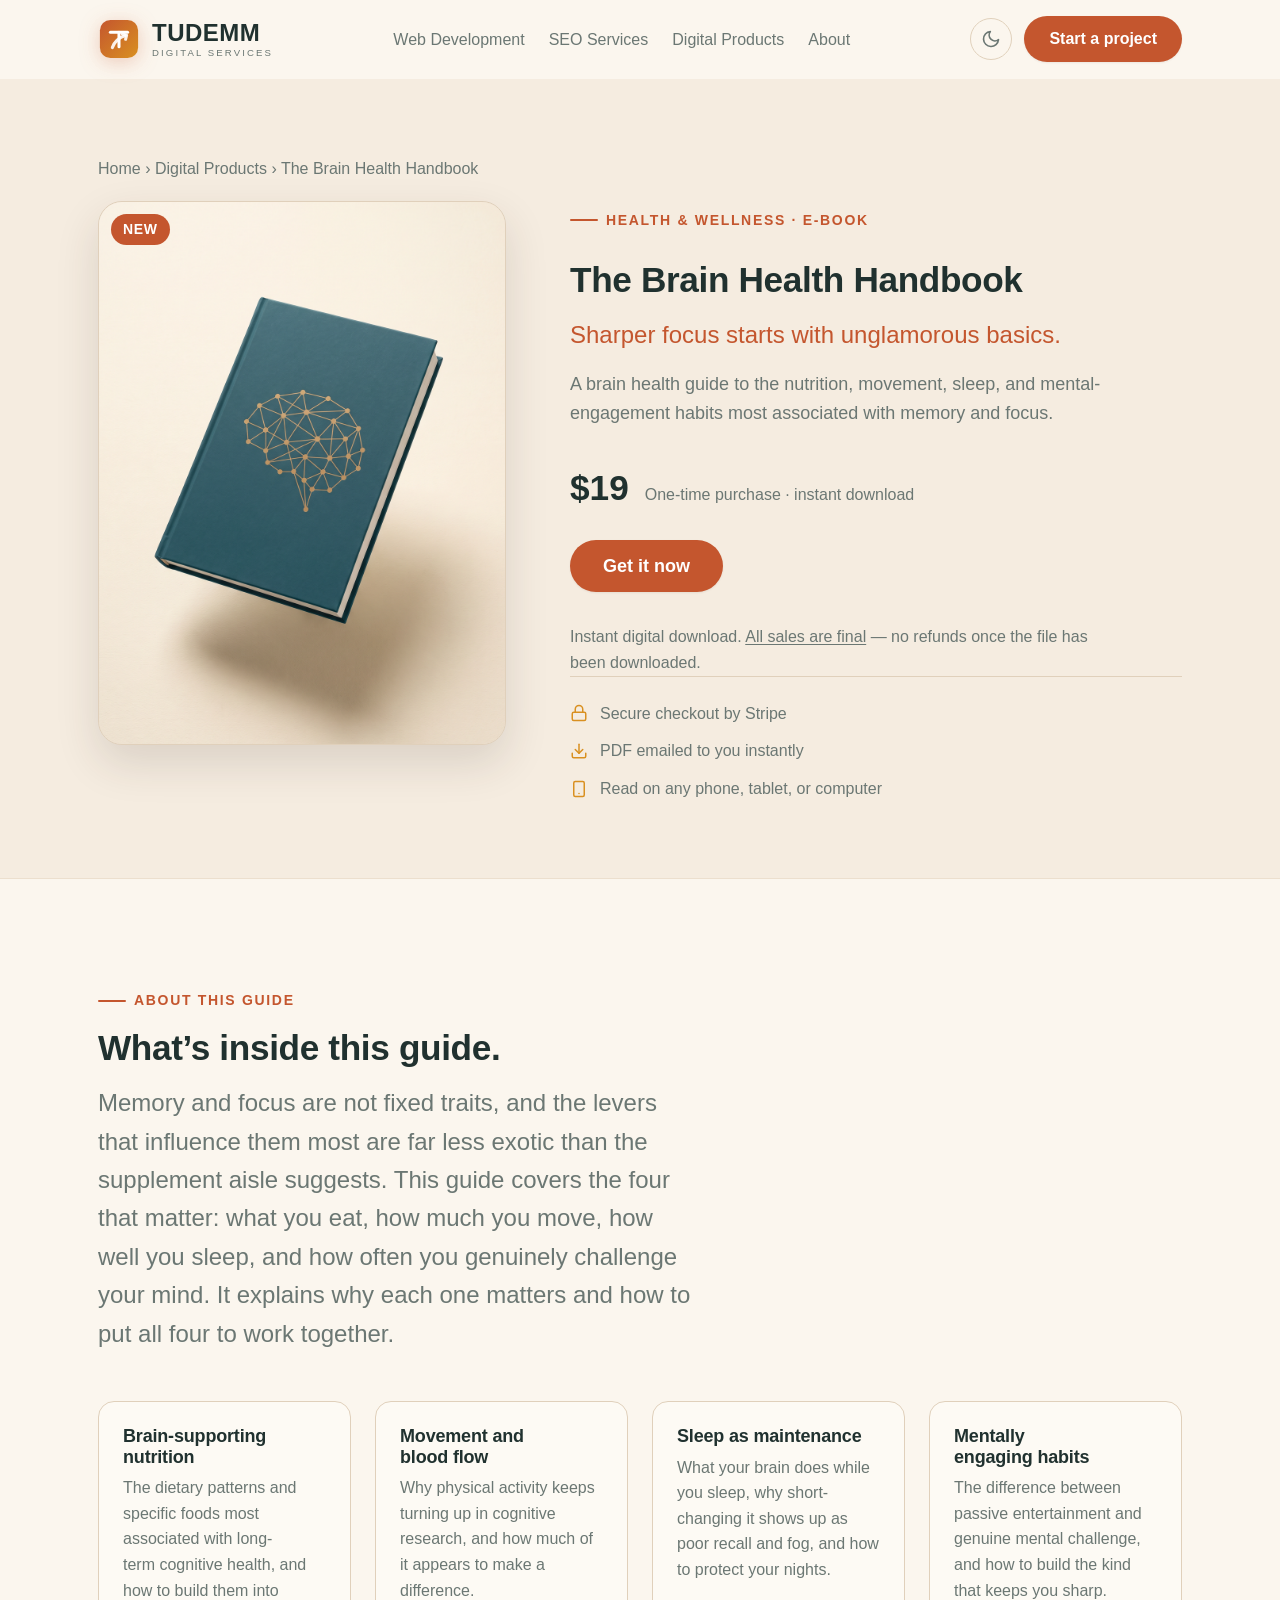
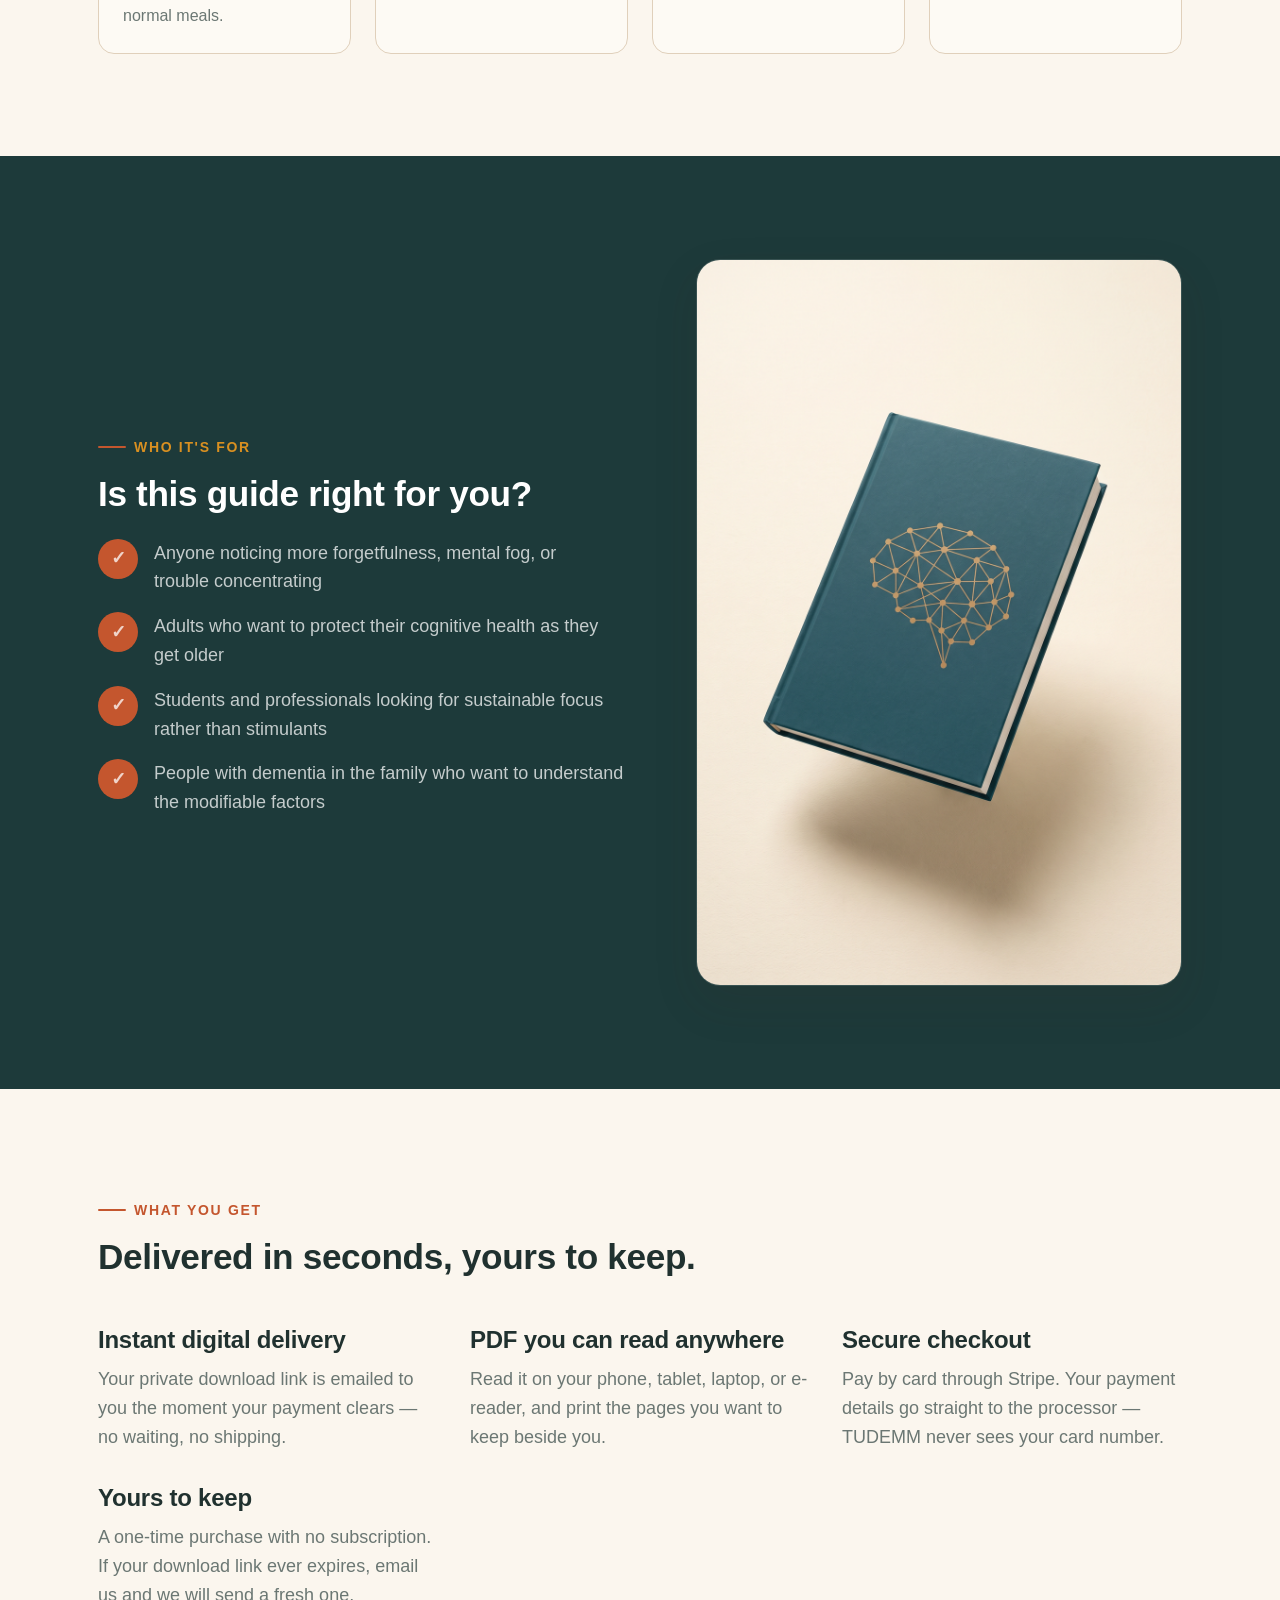
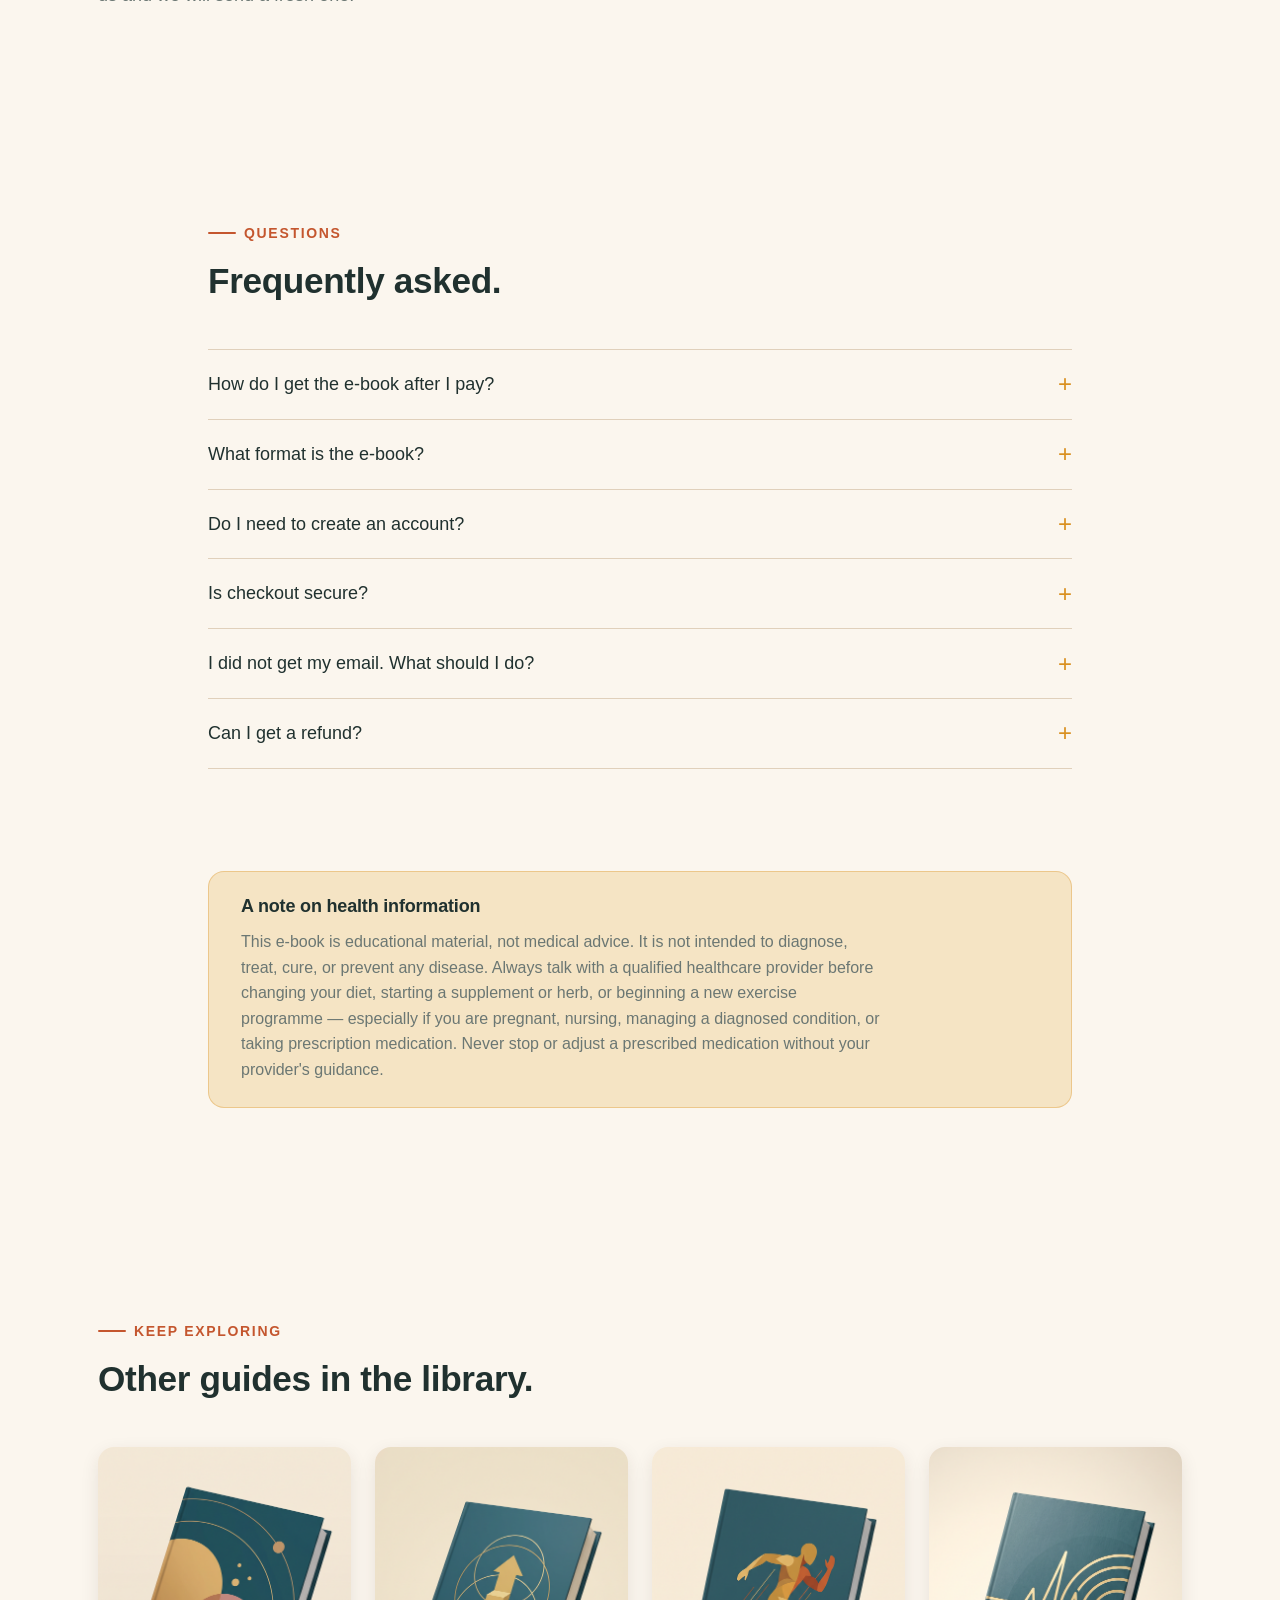
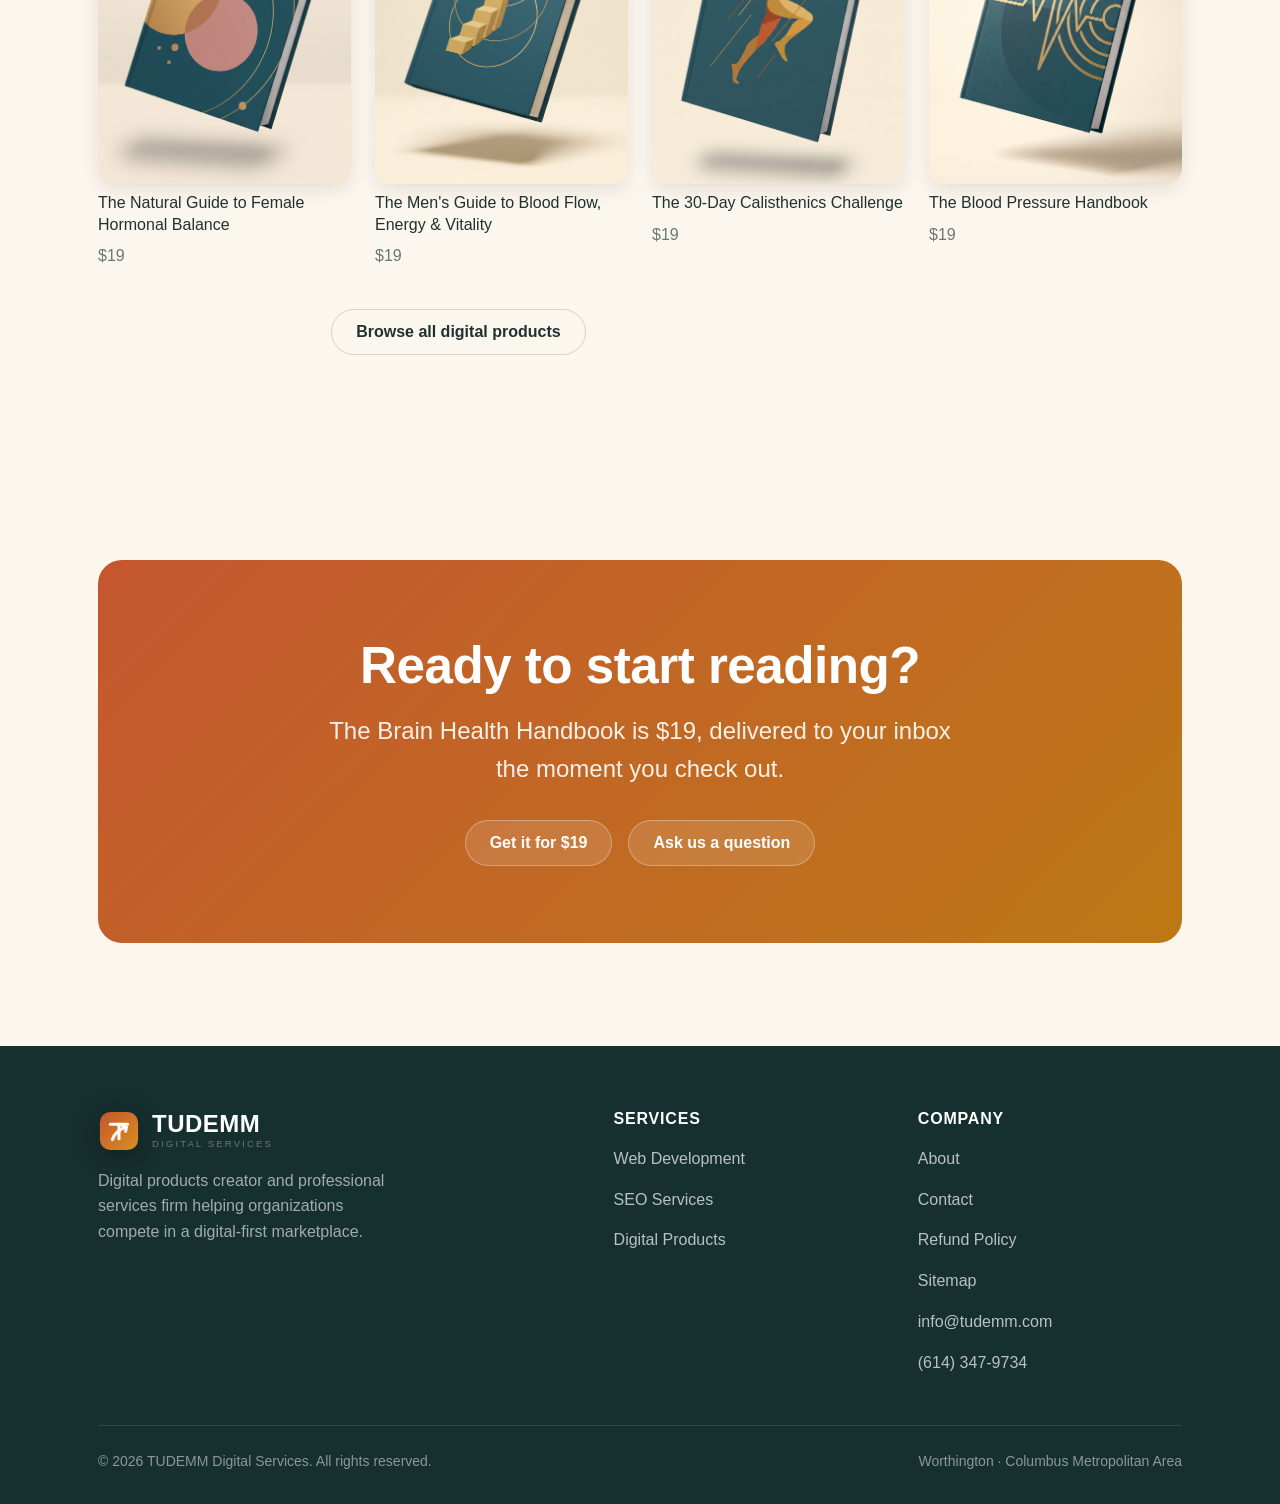
<file: ebooks/natural-remedies-cognitive-function.html>
<!DOCTYPE html>
<!--
  GENERATED FILE — do not edit by hand.
  Source data:  data/products.json  +  data/product_content.json
  Regenerate:   python tools/build_product_pages.py
-->
<html lang="en">
  <head>
    <meta charset="UTF-8" />
    <link rel="icon" type="image/svg+xml" href="data:image/svg+xml,%3Csvg xmlns='http://www.w3.org/2000/svg' viewBox='0 0 44 44'%3E%3Cdefs%3E%3ClinearGradient id='g' x1='0' y1='0' x2='44' y2='44' gradientUnits='userSpaceOnUse'%3E%3Cstop stop-color='%23c4562e'/%3E%3Cstop offset='1' stop-color='%23d99021'/%3E%3C/linearGradient%3E%3C/defs%3E%3Crect x='2' y='2' width='40' height='40' rx='11' fill='url(%23g)'/%3E%3Cpath d='M13 15h18' stroke='%23fff' stroke-width='3.2' stroke-linecap='round'/%3E%3Cpath d='M22 15v15' stroke='%23fff' stroke-width='3.2' stroke-linecap='round'/%3E%3Cpath d='M15 31c2.4-6.4 6.8-10.4 13.6-12.6' stroke='%23fff' stroke-width='3.2' stroke-linecap='round' stroke-linejoin='round' opacity='.9'/%3E%3C/svg%3E" />
    <meta name="viewport" content="width=device-width, initial-scale=1.0" />
    <meta name="format-detection" content="telephone=no" />
    <title>The Brain Health Handbook — Memory, Focus &amp; Sleep Guide — TUDEMM</title>
    <link rel="canonical" href="https://tudemm.com/ebooks/natural-remedies-cognitive-function" />
    <meta name="description" content="A brain health guide to the nutrition, movement, sleep, and mental-engagement habits most associated with memory and focus. Instant PDF download." />
    <meta name="keywords" content="brain health guide, memory and focus habits, brain health diet, focus and concentration e-book, cognitive health lifestyle" />
    <meta property="og:type" content="product" />
    <meta property="og:title" content="The Brain Health Handbook — Memory, Focus &amp; Sleep Guide — TUDEMM" />
    <meta property="og:url" content="https://tudemm.com/ebooks/natural-remedies-cognitive-function" />
    <meta property="og:description" content="A brain health guide to the nutrition, movement, sleep, and mental-engagement habits most associated with memory and focus. Instant PDF download." />
    <meta property="og:image" content="https://tudemm.com/assets/ebook8.png" />
    <meta property="og:site_name" content="TUDEMM Digital Services" />
    <meta property="product:price:amount" content="19.00" />
    <meta property="product:price:currency" content="USD" />
    <meta name="twitter:card" content="summary_large_image" />
    <meta name="twitter:title" content="The Brain Health Handbook — Memory, Focus &amp; Sleep Guide — TUDEMM" />
    <meta name="twitter:description" content="A brain health guide to the nutrition, movement, sleep, and mental-engagement habits most associated with memory and focus. Instant PDF download." />
    <meta name="twitter:image" content="https://tudemm.com/assets/ebook8.png" />
    <link rel="preconnect" href="https://api.fontshare.com" />
    <link href="https://api.fontshare.com/v2/css?f[]=clash-display@500,600&f[]=general-sans@400,500,600&display=swap" rel="stylesheet" />
    <link rel="stylesheet" href="/base.css" />
    <link rel="stylesheet" href="/style.css" />
    <script type="application/ld+json">
{
  "@context": "https://schema.org",
  "@type": "Product",
  "name": "The Brain Health Handbook",
  "description": "A brain health guide to the nutrition, movement, sleep, and mental-engagement habits most associated with memory and focus.",
  "image": [
    "https://tudemm.com/assets/ebook8.png"
  ],
  "sku": "cognitive-function-natural-remedies",
  "category": "Health & Wellness · E-book",
  "url": "https://tudemm.com/ebooks/natural-remedies-cognitive-function",
  "brand": {
    "@type": "Brand",
    "name": "TUDEMM"
  },
  "hasMerchantReturnPolicy": {
    "@type": "MerchantReturnPolicy",
    "applicableCountry": "US",
    "returnPolicyCategory": "https://schema.org/MerchantReturnNotPermitted",
    "url": "https://tudemm.com/pages/refunds"
  },
  "publisher": {
    "@type": "Organization",
    "name": "TUDEMM Digital Services",
    "legalName": "Tudemm Ltd Liability Company",
    "url": "https://tudemm.com"
  },
  "isFamilyFriendly": true,
  "offers": {
    "@type": "Offer",
    "url": "https://tudemm.com/ebooks/natural-remedies-cognitive-function",
    "price": "19.00",
    "priceCurrency": "USD",
    "priceValidUntil": "2027-08-20",
    "availability": "https://schema.org/InStock",
    "itemCondition": "https://schema.org/NewCondition",
    "seller": {
      "@type": "Organization",
      "name": "TUDEMM Digital Services",
      "legalName": "Tudemm Ltd Liability Company",
      "url": "https://tudemm.com"
    }
  },
  "additionalProperty": [
    {
      "@type": "PropertyValue",
      "name": "Format",
      "value": "PDF (digital download)"
    },
    {
      "@type": "PropertyValue",
      "name": "Delivery",
      "value": "Emailed instantly after purchase"
    }
  ]
}
    </script>
    <script type="application/ld+json">
{
  "@context": "https://schema.org",
  "@type": "BreadcrumbList",
  "itemListElement": [
    {
      "@type": "ListItem",
      "position": 1,
      "name": "Home",
      "item": "https://tudemm.com/"
    },
    {
      "@type": "ListItem",
      "position": 2,
      "name": "Digital Products",
      "item": "https://tudemm.com/pages/products"
    },
    {
      "@type": "ListItem",
      "position": 3,
      "name": "The Brain Health Handbook",
      "item": "https://tudemm.com/ebooks/natural-remedies-cognitive-function"
    }
  ]
}
    </script>
    <script type="application/ld+json">
{
  "@context": "https://schema.org",
  "@type": "FAQPage",
  "mainEntity": [
    {
      "@type": "Question",
      "name": "How do I get the e-book after I pay?",
      "acceptedAnswer": {
        "@type": "Answer",
        "text": "As soon as your payment is confirmed, we email a private, secure download link to the address you used at checkout. The link is valid for 24 hours — if it expires before you download, just reply to that email and we will send you a fresh one."
      }
    },
    {
      "@type": "Question",
      "name": "What format is the e-book?",
      "acceptedAnswer": {
        "@type": "Answer",
        "text": "A PDF. It opens on virtually any device — iPhone and Android, Windows and Mac, tablets, and most e-readers — and you can print it if you prefer paper."
      }
    },
    {
      "@type": "Question",
      "name": "Do I need to create an account?",
      "acceptedAnswer": {
        "@type": "Answer",
        "text": "No. There is no account to make and no subscription. You check out, you get your download link by email, and the book is yours."
      }
    },
    {
      "@type": "Question",
      "name": "Is checkout secure?",
      "acceptedAnswer": {
        "@type": "Answer",
        "text": "Yes. Card payments are handled by Stripe and processed on Stripe's own secure page. Your card details are never sent to or stored by TUDEMM."
      }
    },
    {
      "@type": "Question",
      "name": "I did not get my email. What should I do?",
      "acceptedAnswer": {
        "@type": "Answer",
        "text": "Check your spam and promotions folders first, since automated delivery emails sometimes land there. If it still has not arrived, email info@tudemm.com with the address you used and we will get your download to you."
      }
    },
    {
      "@type": "Question",
      "name": "Can I get a refund?",
      "acceptedAnswer": {
        "@type": "Answer",
        "text": "No. Because this is an instant digital download that you keep, all sales are final and we do not offer refunds once the file has been downloaded. We will of course fix a duplicate charge or a delivery problem — email info@tudemm.com. If you are unsure whether this guide is right for you, please ask us before you buy."
      }
    }
  ]
}
    </script>
  </head>
  <body>
    <a href="#main" class="sr-only">Skip to content</a>
    <header class="header">
      <div class="container">
        <nav class="nav" aria-label="Primary">
          <a href="/" class="brand" aria-label="TUDEMM home">
            <svg viewBox="0 0 44 44" fill="none" aria-hidden="true" class="brand-mark">
              <rect x="2" y="2" width="40" height="40" rx="11" fill="url(#tudemmGrad1)" />
              <path d="M13 15h18" stroke="#fff" stroke-width="3.2" stroke-linecap="round" />
              <path d="M22 15v15" stroke="#fff" stroke-width="3.2" stroke-linecap="round" />
              <path d="M15 31c2.4-6.4 6.8-10.4 13.6-12.6" stroke="#fff" stroke-width="3.2" stroke-linecap="round" stroke-linejoin="round" opacity="0.9" />
              <path d="M25.6 16.8 30 18l-1.1 4.3" stroke="#fff" stroke-width="3.2" stroke-linecap="round" stroke-linejoin="round" opacity="0.9" />
              <defs>
                <linearGradient id="tudemmGrad1" x1="2" y1="2" x2="42" y2="42" gradientUnits="userSpaceOnUse">
                  <stop stop-color="#c4562e" />
                  <stop offset="1" stop-color="#d99021" />
                </linearGradient>
              </defs>
            </svg>
            <span class="brand-name">TUDEMM<small>DIGITAL SERVICES</small></span>
          </a>
          <ul class="nav-links">
            <li><a href="/pages/web-development">Web Development</a></li>
            <li><a href="/pages/seo">SEO Services</a></li>
            <li><a href="/pages/products">Digital Products</a></li>
            <li><a href="/pages/about">About</a></li>
          </ul>
          <div class="nav-actions">
            <button class="icon-btn" data-theme-toggle aria-label="Switch theme"></button>
            <a href="/pages/contact" class="btn btn-primary">Start a project</a>
            <button class="icon-btn nav-toggle" data-nav-toggle aria-label="Open menu" aria-expanded="false">
              <svg width="20" height="20" viewBox="0 0 24 24" fill="none" stroke="currentColor" stroke-width="2" stroke-linecap="round"><path d="M3 6h18M3 12h18M3 18h18" /></svg>
            </button>
          </div>
        </nav>
        <div class="mobile-menu">
          <a href="/pages/web-development">Web Development</a>
          <a href="/pages/seo">SEO Services</a>
          <a href="/pages/products">Digital Products</a>
          <a href="/pages/about">About</a>
          <a href="/pages/contact" class="btn btn-primary">Start a project</a>
        </div>
      </div>
    </header>

    <main id="main">
      <!-- PRODUCT HERO -->
      <section class="pdp-hero">
        <div class="container">
          <p class="breadcrumb">
            <a href="/">Home</a> &rsaquo;
            <a href="/pages/products">Digital Products</a> &rsaquo;
            <span>The Brain Health Handbook</span>
          </p>
          <div class="pdp-top">
            <div class="pdp-cover">
              <span class="product-badge">New</span>
              <img src="/assets/ebook8.png" alt="E-book cover: The Brain Health Handbook" width="600" height="800" />
            </div>
            <div class="pdp-buy">
              <span class="eyebrow">Health &amp; Wellness · E-book</span>
              <h1>The Brain Health Handbook</h1>
              <p class="pdp-tagline">Sharper focus starts with unglamorous basics.</p>
              <p class="pdp-desc">A brain health guide to the nutrition, movement, sleep, and mental-engagement habits most associated with memory and focus.</p>

              <div class="pdp-price-row">
                <span class="product-price">$19</span>
                <span class="pdp-price-note">One-time purchase · instant download</span>
              </div>

              <div class="pdp-actions">
                <button class="btn btn-primary btn-lg" type="button" data-buy="cognitive-function-natural-remedies">Get it now</button>
              </div>

              <p class="buy-note">
                Instant digital download.
                <a href="/pages/refunds">All sales are final</a> &mdash; no
                refunds once the file has been downloaded.
              </p>

              <ul class="pdp-trust">
                <li>
                  <svg viewBox="0 0 24 24" fill="none" stroke="currentColor" stroke-width="2" stroke-linecap="round" stroke-linejoin="round" aria-hidden="true"><rect x="3" y="11" width="18" height="11" rx="2"/><path d="M7 11V7a5 5 0 0 1 10 0v4"/></svg>
                  Secure checkout by Stripe
                </li>
                <li>
                  <svg viewBox="0 0 24 24" fill="none" stroke="currentColor" stroke-width="2" stroke-linecap="round" stroke-linejoin="round" aria-hidden="true"><path d="M21 15v4a2 2 0 0 1-2 2H5a2 2 0 0 1-2-2v-4"/><path d="M7 10l5 5 5-5"/><path d="M12 15V3"/></svg>
                  PDF emailed to you instantly
                </li>
                <li>
                  <svg viewBox="0 0 24 24" fill="none" stroke="currentColor" stroke-width="2" stroke-linecap="round" stroke-linejoin="round" aria-hidden="true"><rect x="5" y="2" width="14" height="20" rx="2"/><path d="M12 18h.01"/></svg>
                  Read on any phone, tablet, or computer
                </li>
              </ul>
            </div>
          </div>
        </div>
      </section>

      <!-- INTRO + WHAT IT COVERS -->
      <section>
        <div class="container">
          <div class="section-head reveal">
            <span class="eyebrow">About this guide</span>
            <h2 class="section-title">What&rsquo;s inside this guide.</h2>
            <p class="section-lead">Memory and focus are not fixed traits, and the levers that influence them most are far less exotic than the supplement aisle suggests. This guide covers the four that matter: what you eat, how much you move, how well you sleep, and how often you genuinely challenge your mind. It explains why each one matters and how to put all four to work together.</p>
          </div>
          <div class="grid pdp-covers-grid">
            <div class="pdp-cover-card reveal">
              <h3>Brain-supporting nutrition</h3>
              <p>The dietary patterns and specific foods most associated with long-term cognitive health, and how to build them into normal meals.</p>
            </div>
            <div class="pdp-cover-card reveal">
              <h3>Movement and blood flow</h3>
              <p>Why physical activity keeps turning up in cognitive research, and how much of it appears to make a difference.</p>
            </div>
            <div class="pdp-cover-card reveal">
              <h3>Sleep as maintenance</h3>
              <p>What your brain does while you sleep, why short-changing it shows up as poor recall and fog, and how to protect your nights.</p>
            </div>
            <div class="pdp-cover-card reveal">
              <h3>Mentally engaging habits</h3>
              <p>The difference between passive entertainment and genuine mental challenge, and how to build the kind that keeps you sharp.</p>
            </div>
          </div>
        </div>
      </section>

      <!-- WHO IT'S FOR -->
      <section class="band-ink">
        <div class="container">
          <div class="grid about-grid">
            <div class="reveal">
              <span class="eyebrow" style="color: var(--color-gold)">Who it's for</span>
              <h2 class="section-title">Is this guide right for you?</h2>
              <ul class="mission-list">
                <li><span class="mission-num">✓</span><span>Anyone noticing more forgetfulness, mental fog, or trouble concentrating</span></li>
                <li><span class="mission-num">✓</span><span>Adults who want to protect their cognitive health as they get older</span></li>
                <li><span class="mission-num">✓</span><span>Students and professionals looking for sustainable focus rather than stimulants</span></li>
                <li><span class="mission-num">✓</span><span>People with dementia in the family who want to understand the modifiable factors</span></li>
              </ul>
            </div>
            <div class="about-figure reveal">
              <img src="/assets/ebook8.png" alt="E-book cover: The Brain Health Handbook" loading="lazy" />
            </div>
          </div>
        </div>
      </section>

      <!-- WHAT YOU GET -->
      <section>
        <div class="container">
          <div class="section-head reveal">
            <span class="eyebrow">What you get</span>
            <h2 class="section-title">Delivered in seconds, yours to keep.</h2>
          </div>
          <div class="grid feature-grid">
            <div class="feature reveal">
              <h3>Instant digital delivery</h3>
              <p>Your private download link is emailed to you the moment your payment clears — no waiting, no shipping.</p>
            </div>
            <div class="feature reveal">
              <h3>PDF you can read anywhere</h3>
              <p>Read it on your phone, tablet, laptop, or e-reader, and print the pages you want to keep beside you.</p>
            </div>
            <div class="feature reveal">
              <h3>Secure checkout</h3>
              <p>Pay by card through Stripe. Your payment details go straight to the processor — TUDEMM never sees your card number.</p>
            </div>
            <div class="feature reveal">
              <h3>Yours to keep</h3>
              <p>A one-time purchase with no subscription. If your download link ever expires, email us and we will send a fresh one.</p>
            </div>
          </div>
        </div>
      </section>

      <!-- FAQ -->
      <section>
        <div class="container container--narrow">
          <div class="section-head reveal">
            <span class="eyebrow">Questions</span>
            <h2 class="section-title">Frequently asked.</h2>
          </div>
          <div class="pdp-faq reveal">
            <details class="pdp-faq-item">
              <summary>How do I get the e-book after I pay?</summary>
              <p>As soon as your payment is confirmed, we email a private, secure download link to the address you used at checkout. The link is valid for 24 hours — if it expires before you download, just reply to that email and we will send you a fresh one.</p>
            </details>
            <details class="pdp-faq-item">
              <summary>What format is the e-book?</summary>
              <p>A PDF. It opens on virtually any device — iPhone and Android, Windows and Mac, tablets, and most e-readers — and you can print it if you prefer paper.</p>
            </details>
            <details class="pdp-faq-item">
              <summary>Do I need to create an account?</summary>
              <p>No. There is no account to make and no subscription. You check out, you get your download link by email, and the book is yours.</p>
            </details>
            <details class="pdp-faq-item">
              <summary>Is checkout secure?</summary>
              <p>Yes. Card payments are handled by Stripe and processed on Stripe&#x27;s own secure page. Your card details are never sent to or stored by TUDEMM.</p>
            </details>
            <details class="pdp-faq-item">
              <summary>I did not get my email. What should I do?</summary>
              <p>Check your spam and promotions folders first, since automated delivery emails sometimes land there. If it still has not arrived, email info@tudemm.com with the address you used and we will get your download to you.</p>
            </details>
            <details class="pdp-faq-item">
              <summary>Can I get a refund?</summary>
              <p>No. Because this is an instant digital download that you keep, all sales are final and we do not offer refunds once the file has been downloaded. We will of course fix a duplicate charge or a delivery problem — email info@tudemm.com. If you are unsure whether this guide is right for you, please ask us before you buy.</p>
            </details>
          </div>
        </div>
      </section>

      <!-- DISCLAIMER -->
      <section class="pdp-disclaimer-section">
        <div class="container container--narrow">
          <div class="pdp-disclaimer reveal">
            <h2>A note on health information</h2>
            <p>This e-book is educational material, not medical advice. It is not intended to diagnose, treat, cure, or prevent any disease. Always talk with a qualified healthcare provider before changing your diet, starting a supplement or herb, or beginning a new exercise programme — especially if you are pregnant, nursing, managing a diagnosed condition, or taking prescription medication. Never stop or adjust a prescribed medication without your provider&#x27;s guidance.</p>
          </div>
        </div>
      </section>

      <!-- RELATED -->
      <section>
        <div class="container">
          <div class="section-head reveal">
            <span class="eyebrow">Keep exploring</span>
            <h2 class="section-title">Other guides in the library.</h2>
          </div>
          <div class="grid pdp-related-grid">
            <a class="pdp-related reveal" href="/ebooks/natural-remedies-female-hormonal-balance">
              <img src="/assets/ebook4.png" alt="E-book cover: The Natural Guide to Female Hormonal Balance" loading="lazy" />
              <span class="pdp-related-name">The Natural Guide to Female Hormonal Balance</span>
              <span class="pdp-related-price">$19</span>
            </a>
            <a class="pdp-related reveal" href="/ebooks/natural-remedies-erectile-dysfunction">
              <img src="/assets/ebook5.png" alt="E-book cover: The Men&#x27;s Guide to Blood Flow, Energy &amp; Vitality" loading="lazy" />
              <span class="pdp-related-name">The Men&#x27;s Guide to Blood Flow, Energy &amp; Vitality</span>
              <span class="pdp-related-price">$19</span>
            </a>
            <a class="pdp-related reveal" href="/ebooks/30-day-calisthenics-challenge">
              <img src="/assets/ebook6.png" alt="E-book cover: The 30-Day Calisthenics Challenge" loading="lazy" />
              <span class="pdp-related-name">The 30-Day Calisthenics Challenge</span>
              <span class="pdp-related-price">$19</span>
            </a>
            <a class="pdp-related reveal" href="/ebooks/natural-remedies-high-blood-pressure">
              <img src="/assets/ebook7.png" alt="E-book cover: The Blood Pressure Handbook" loading="lazy" />
              <span class="pdp-related-name">The Blood Pressure Handbook</span>
              <span class="pdp-related-price">$19</span>
            </a>
          </div>
          <p class="pdp-related-all"><a href="/pages/products" class="btn btn-ghost">Browse all digital products</a></p>
        </div>
      </section>

      <!-- CTA -->
      <section>
        <div class="container">
          <div class="cta-band reveal">
            <h2>Ready to start reading?</h2>
            <p>The Brain Health Handbook is $19, delivered to your inbox the moment you check out.</p>
            <div class="cta-actions">
              <button class="btn btn-light" type="button" data-buy="cognitive-function-natural-remedies">Get it for $19</button>
              <a href="/pages/contact" class="btn btn-light">Ask us a question</a>
            </div>
          </div>
        </div>
      </section>
    </main>

    <footer class="footer">
      <div class="container">
        <div class="footer-grid">
          <div>
            <a href="/" class="brand" aria-label="TUDEMM home">
              <svg viewBox="0 0 44 44" fill="none" aria-hidden="true" class="brand-mark">
              <rect x="2" y="2" width="40" height="40" rx="11" fill="url(#tudemmGrad2)" />
              <path d="M13 15h18" stroke="#fff" stroke-width="3.2" stroke-linecap="round" />
              <path d="M22 15v15" stroke="#fff" stroke-width="3.2" stroke-linecap="round" />
              <path d="M15 31c2.4-6.4 6.8-10.4 13.6-12.6" stroke="#fff" stroke-width="3.2" stroke-linecap="round" stroke-linejoin="round" opacity="0.9" />
              <path d="M25.6 16.8 30 18l-1.1 4.3" stroke="#fff" stroke-width="3.2" stroke-linecap="round" stroke-linejoin="round" opacity="0.9" />
              <defs>
                <linearGradient id="tudemmGrad2" x1="2" y1="2" x2="42" y2="42" gradientUnits="userSpaceOnUse">
                  <stop stop-color="#c4562e" />
                  <stop offset="1" stop-color="#d99021" />
                </linearGradient>
              </defs>
            </svg>
              <span class="brand-name" style="color:#fff">TUDEMM<small>DIGITAL SERVICES</small></span>
            </a>
            <p class="footer-about">Digital products creator and professional services firm helping organizations compete in a digital-first marketplace.</p>
          </div>
          <div>
            <h5>Services</h5>
            <ul>
              <li><a href="/pages/web-development">Web Development</a></li>
              <li><a href="/pages/seo">SEO Services</a></li>
              <li><a href="/pages/products">Digital Products</a></li>
            </ul>
          </div>
          <div>
            <h5>Company</h5>
            <ul>
              <li><a href="/pages/about">About</a></li>
              <li><a href="/pages/contact">Contact</a></li>
              <li><a href="/pages/refunds">Refund Policy</a></li>
              <li><a href="/pages/sitemap">Sitemap</a></li>
              <li><a href="mailto:info@tudemm.com">info@tudemm.com</a></li>
              <li><span>(614) 347-9734</span></li>
            </ul>
          </div>
        </div>
        <div class="footer-bottom">
          <span>&copy; <span data-year>2026</span> TUDEMM Digital Services. All rights reserved.</span>
          <span>Worthington · Columbus Metropolitan Area</span>
        </div>
      </div>
    </footer>
    <script src="/app.js" defer></script>
    <script src="/store.js" defer></script>
  </body>
</html>
</file>
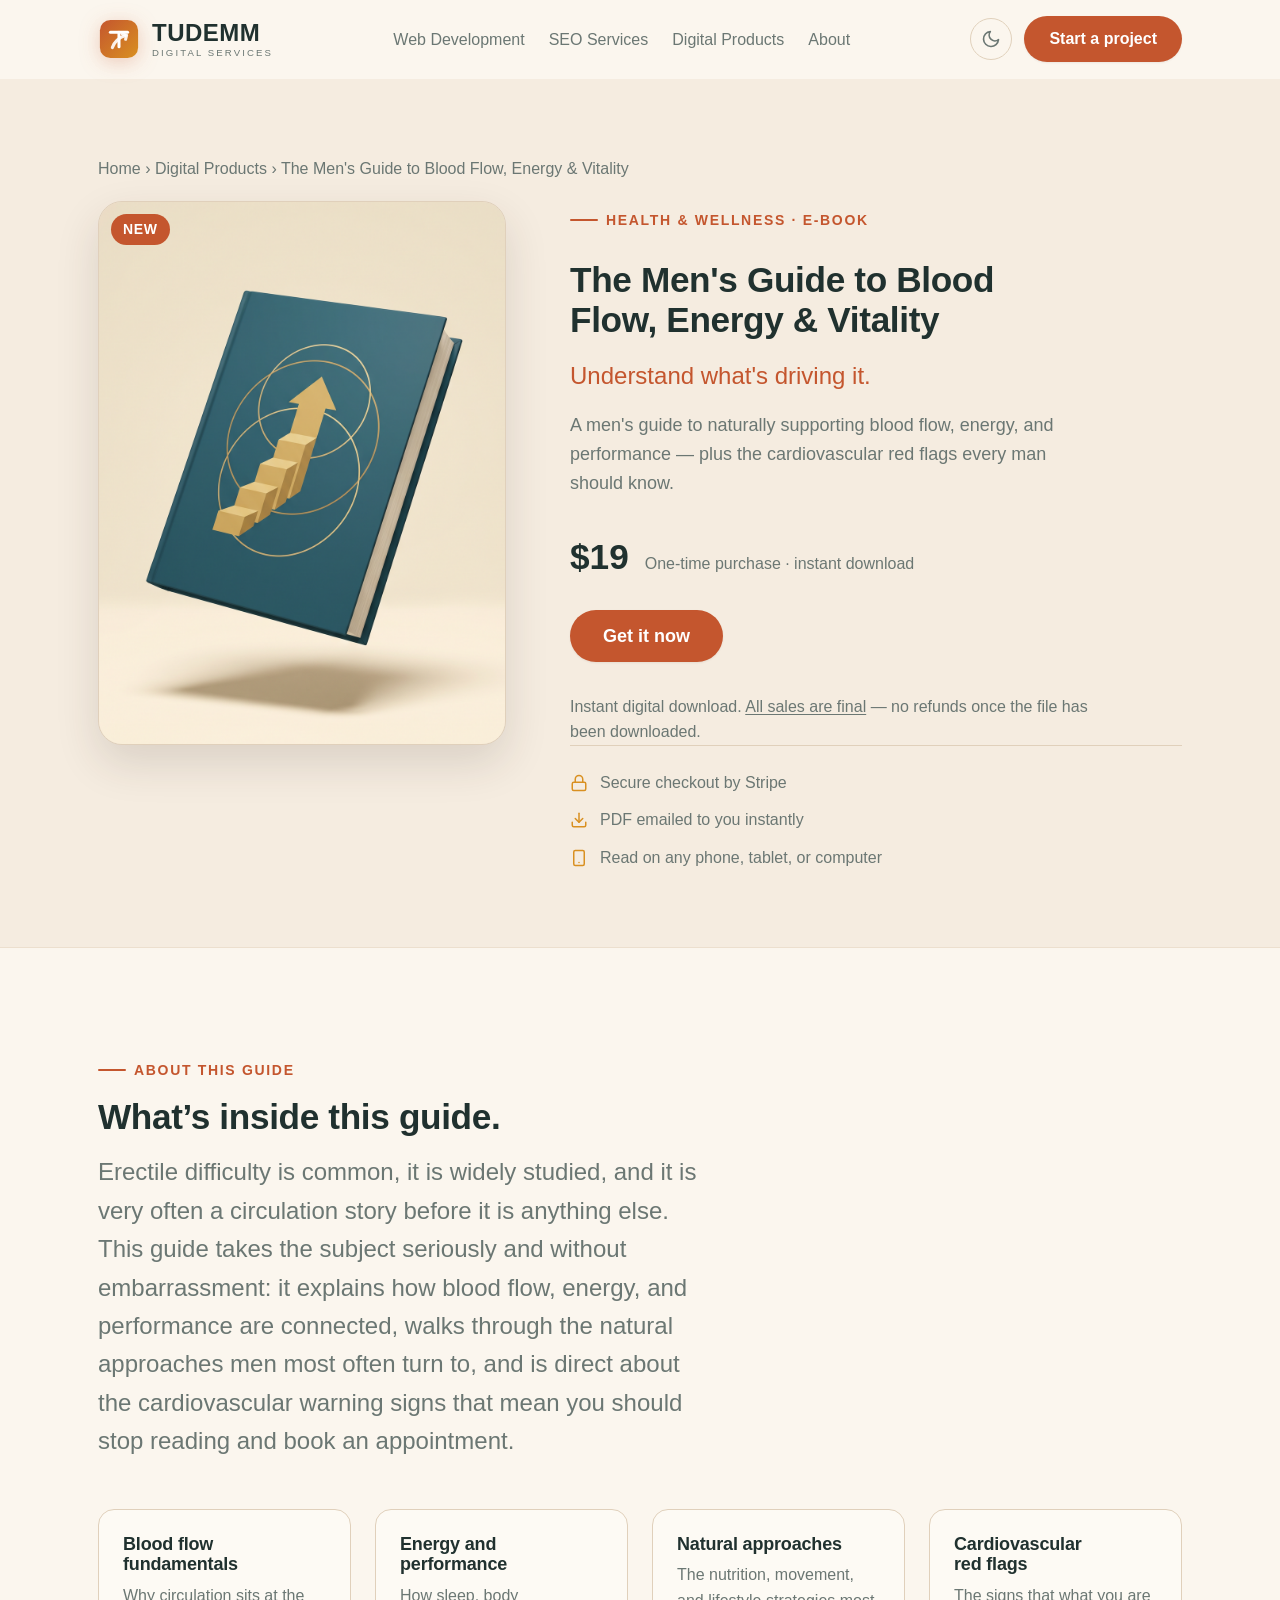
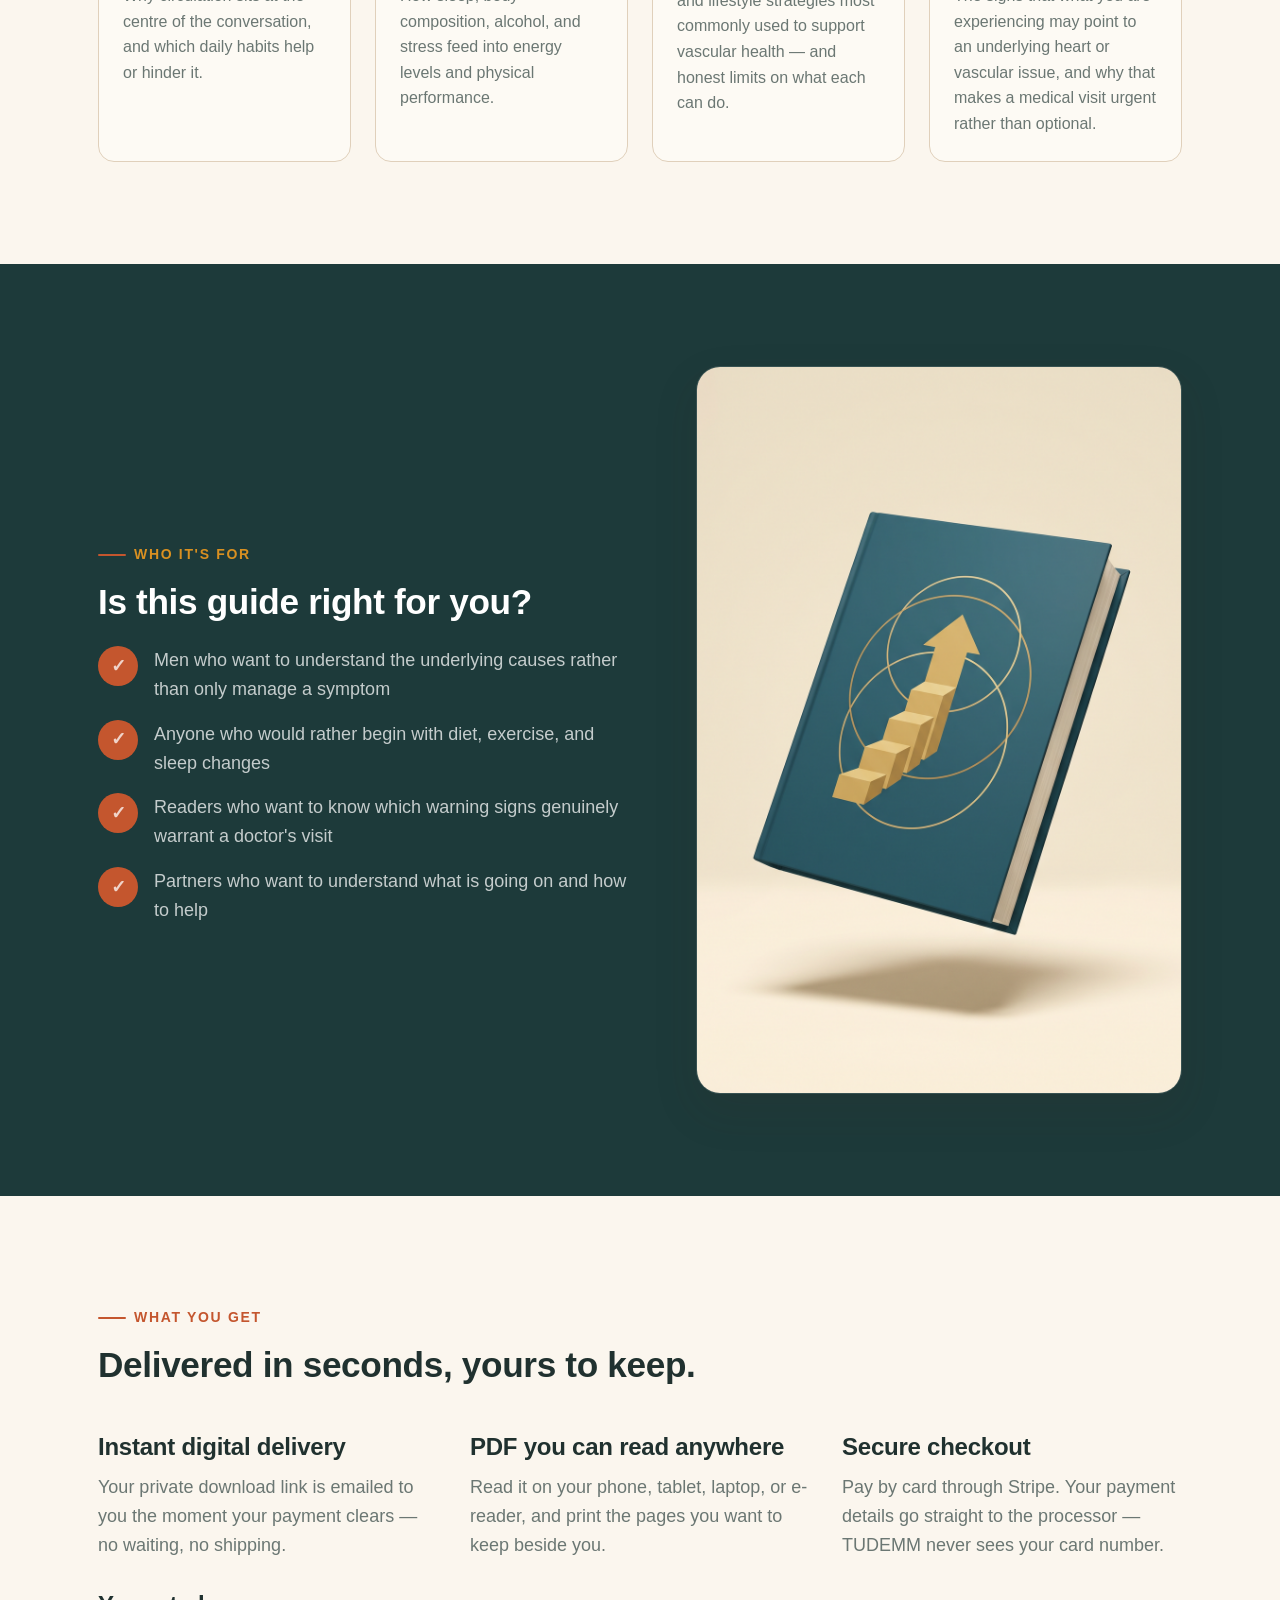
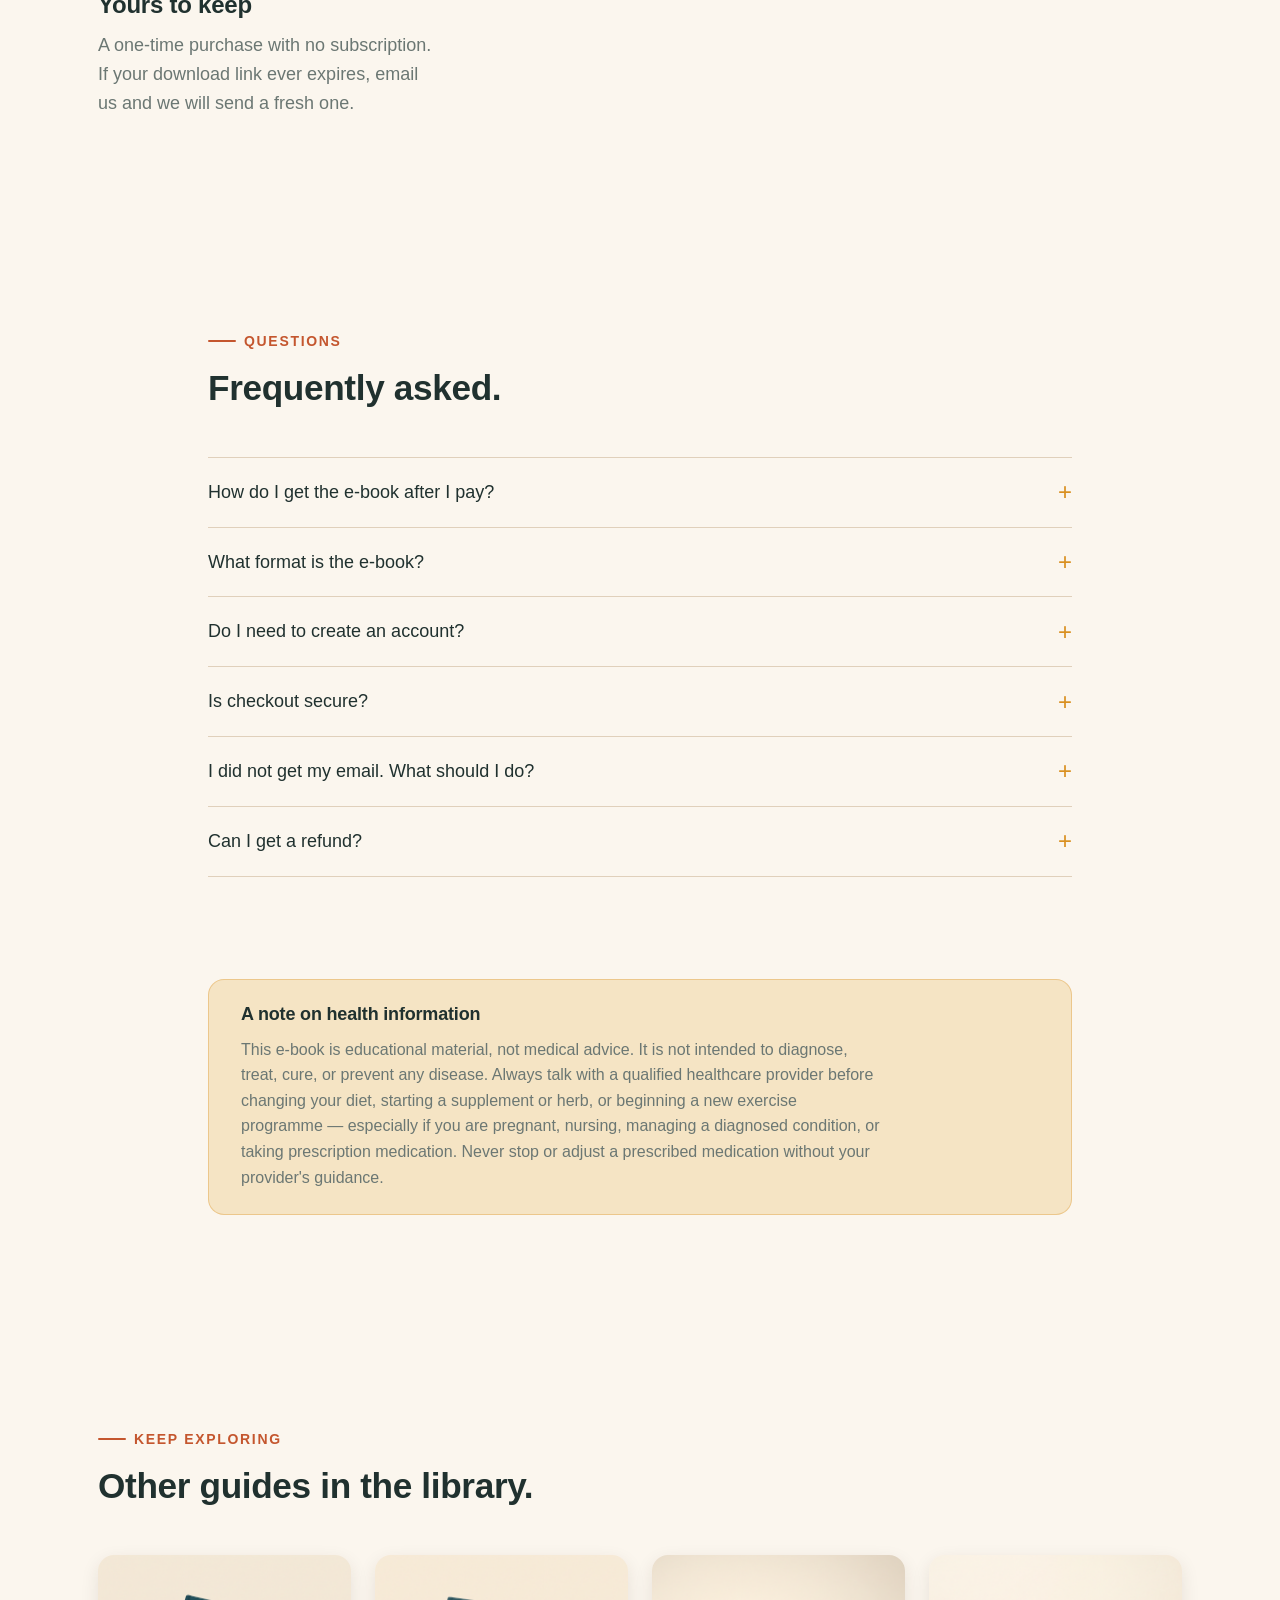
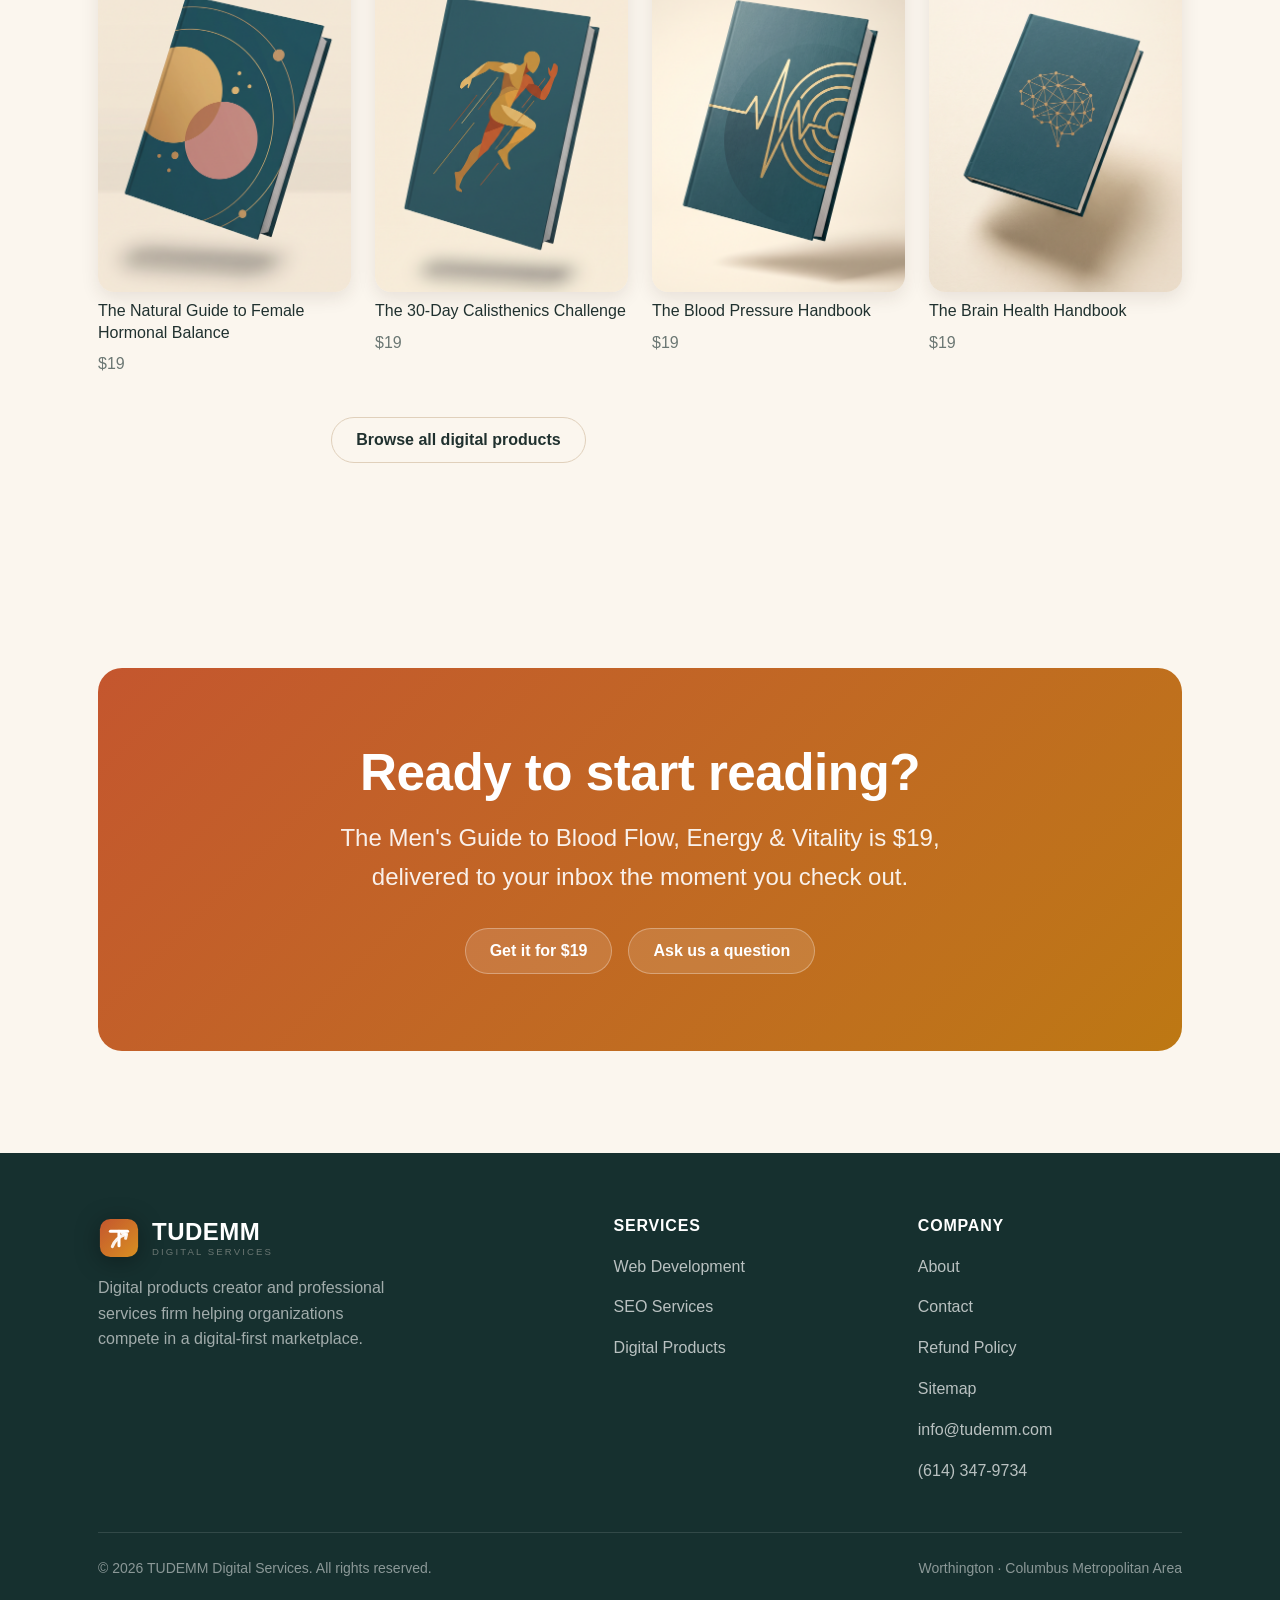
<file: ebooks/natural-remedies-erectile-dysfunction.html>
<!DOCTYPE html>
<!--
  GENERATED FILE — do not edit by hand.
  Source data:  data/products.json  +  data/product_content.json
  Regenerate:   python tools/build_product_pages.py
-->
<html lang="en">
  <head>
    <meta charset="UTF-8" />
    <link rel="icon" type="image/svg+xml" href="data:image/svg+xml,%3Csvg xmlns='http://www.w3.org/2000/svg' viewBox='0 0 44 44'%3E%3Cdefs%3E%3ClinearGradient id='g' x1='0' y1='0' x2='44' y2='44' gradientUnits='userSpaceOnUse'%3E%3Cstop stop-color='%23c4562e'/%3E%3Cstop offset='1' stop-color='%23d99021'/%3E%3C/linearGradient%3E%3C/defs%3E%3Crect x='2' y='2' width='40' height='40' rx='11' fill='url(%23g)'/%3E%3Cpath d='M13 15h18' stroke='%23fff' stroke-width='3.2' stroke-linecap='round'/%3E%3Cpath d='M22 15v15' stroke='%23fff' stroke-width='3.2' stroke-linecap='round'/%3E%3Cpath d='M15 31c2.4-6.4 6.8-10.4 13.6-12.6' stroke='%23fff' stroke-width='3.2' stroke-linecap='round' stroke-linejoin='round' opacity='.9'/%3E%3C/svg%3E" />
    <meta name="viewport" content="width=device-width, initial-scale=1.0" />
    <meta name="format-detection" content="telephone=no" />
    <title>The Men&#x27;s Guide to Blood Flow &amp; Vitality — E-book — TUDEMM</title>
    <link rel="canonical" href="https://tudemm.com/ebooks/natural-remedies-erectile-dysfunction" />
    <meta name="description" content="A men&#x27;s guide to naturally supporting blood flow, energy, and performance — plus the cardiovascular warning signs every man should know. Instant PDF download." />
    <meta name="keywords" content="men&#x27;s health guide, blood flow and circulation, men&#x27;s vitality e-book, lifestyle habits for circulation, cardiovascular warning signs" />
    <meta property="og:type" content="product" />
    <meta property="og:title" content="The Men&#x27;s Guide to Blood Flow &amp; Vitality — E-book — TUDEMM" />
    <meta property="og:url" content="https://tudemm.com/ebooks/natural-remedies-erectile-dysfunction" />
    <meta property="og:description" content="A men&#x27;s guide to naturally supporting blood flow, energy, and performance — plus the cardiovascular warning signs every man should know. Instant PDF download." />
    <meta property="og:image" content="https://tudemm.com/assets/ebook5.png" />
    <meta property="og:site_name" content="TUDEMM Digital Services" />
    <meta property="product:price:amount" content="19.00" />
    <meta property="product:price:currency" content="USD" />
    <meta name="twitter:card" content="summary_large_image" />
    <meta name="twitter:title" content="The Men&#x27;s Guide to Blood Flow &amp; Vitality — E-book — TUDEMM" />
    <meta name="twitter:description" content="A men&#x27;s guide to naturally supporting blood flow, energy, and performance — plus the cardiovascular warning signs every man should know. Instant PDF download." />
    <meta name="twitter:image" content="https://tudemm.com/assets/ebook5.png" />
    <link rel="preconnect" href="https://api.fontshare.com" />
    <link href="https://api.fontshare.com/v2/css?f[]=clash-display@500,600&f[]=general-sans@400,500,600&display=swap" rel="stylesheet" />
    <link rel="stylesheet" href="/base.css" />
    <link rel="stylesheet" href="/style.css" />
    <script type="application/ld+json">
{
  "@context": "https://schema.org",
  "@type": "Product",
  "name": "The Men's Guide to Blood Flow, Energy & Vitality",
  "description": "A men's guide to naturally supporting blood flow, energy, and performance — plus the cardiovascular red flags every man should know.",
  "image": [
    "https://tudemm.com/assets/ebook5.png"
  ],
  "sku": "mens-vitality-natural-remedies",
  "category": "Health & Wellness · E-book",
  "url": "https://tudemm.com/ebooks/natural-remedies-erectile-dysfunction",
  "brand": {
    "@type": "Brand",
    "name": "TUDEMM"
  },
  "hasMerchantReturnPolicy": {
    "@type": "MerchantReturnPolicy",
    "applicableCountry": "US",
    "returnPolicyCategory": "https://schema.org/MerchantReturnNotPermitted",
    "url": "https://tudemm.com/pages/refunds"
  },
  "publisher": {
    "@type": "Organization",
    "name": "TUDEMM Digital Services",
    "legalName": "Tudemm Ltd Liability Company",
    "url": "https://tudemm.com"
  },
  "isFamilyFriendly": true,
  "offers": {
    "@type": "Offer",
    "url": "https://tudemm.com/ebooks/natural-remedies-erectile-dysfunction",
    "price": "19.00",
    "priceCurrency": "USD",
    "priceValidUntil": "2027-08-20",
    "availability": "https://schema.org/InStock",
    "itemCondition": "https://schema.org/NewCondition",
    "seller": {
      "@type": "Organization",
      "name": "TUDEMM Digital Services",
      "legalName": "Tudemm Ltd Liability Company",
      "url": "https://tudemm.com"
    }
  },
  "additionalProperty": [
    {
      "@type": "PropertyValue",
      "name": "Format",
      "value": "PDF (digital download)"
    },
    {
      "@type": "PropertyValue",
      "name": "Delivery",
      "value": "Emailed instantly after purchase"
    }
  ]
}
    </script>
    <script type="application/ld+json">
{
  "@context": "https://schema.org",
  "@type": "BreadcrumbList",
  "itemListElement": [
    {
      "@type": "ListItem",
      "position": 1,
      "name": "Home",
      "item": "https://tudemm.com/"
    },
    {
      "@type": "ListItem",
      "position": 2,
      "name": "Digital Products",
      "item": "https://tudemm.com/pages/products"
    },
    {
      "@type": "ListItem",
      "position": 3,
      "name": "The Men's Guide to Blood Flow, Energy & Vitality",
      "item": "https://tudemm.com/ebooks/natural-remedies-erectile-dysfunction"
    }
  ]
}
    </script>
    <script type="application/ld+json">
{
  "@context": "https://schema.org",
  "@type": "FAQPage",
  "mainEntity": [
    {
      "@type": "Question",
      "name": "How do I get the e-book after I pay?",
      "acceptedAnswer": {
        "@type": "Answer",
        "text": "As soon as your payment is confirmed, we email a private, secure download link to the address you used at checkout. The link is valid for 24 hours — if it expires before you download, just reply to that email and we will send you a fresh one."
      }
    },
    {
      "@type": "Question",
      "name": "What format is the e-book?",
      "acceptedAnswer": {
        "@type": "Answer",
        "text": "A PDF. It opens on virtually any device — iPhone and Android, Windows and Mac, tablets, and most e-readers — and you can print it if you prefer paper."
      }
    },
    {
      "@type": "Question",
      "name": "Do I need to create an account?",
      "acceptedAnswer": {
        "@type": "Answer",
        "text": "No. There is no account to make and no subscription. You check out, you get your download link by email, and the book is yours."
      }
    },
    {
      "@type": "Question",
      "name": "Is checkout secure?",
      "acceptedAnswer": {
        "@type": "Answer",
        "text": "Yes. Card payments are handled by Stripe and processed on Stripe's own secure page. Your card details are never sent to or stored by TUDEMM."
      }
    },
    {
      "@type": "Question",
      "name": "I did not get my email. What should I do?",
      "acceptedAnswer": {
        "@type": "Answer",
        "text": "Check your spam and promotions folders first, since automated delivery emails sometimes land there. If it still has not arrived, email info@tudemm.com with the address you used and we will get your download to you."
      }
    },
    {
      "@type": "Question",
      "name": "Can I get a refund?",
      "acceptedAnswer": {
        "@type": "Answer",
        "text": "No. Because this is an instant digital download that you keep, all sales are final and we do not offer refunds once the file has been downloaded. We will of course fix a duplicate charge or a delivery problem — email info@tudemm.com. If you are unsure whether this guide is right for you, please ask us before you buy."
      }
    }
  ]
}
    </script>
  </head>
  <body>
    <a href="#main" class="sr-only">Skip to content</a>
    <header class="header">
      <div class="container">
        <nav class="nav" aria-label="Primary">
          <a href="/" class="brand" aria-label="TUDEMM home">
            <svg viewBox="0 0 44 44" fill="none" aria-hidden="true" class="brand-mark">
              <rect x="2" y="2" width="40" height="40" rx="11" fill="url(#tudemmGrad1)" />
              <path d="M13 15h18" stroke="#fff" stroke-width="3.2" stroke-linecap="round" />
              <path d="M22 15v15" stroke="#fff" stroke-width="3.2" stroke-linecap="round" />
              <path d="M15 31c2.4-6.4 6.8-10.4 13.6-12.6" stroke="#fff" stroke-width="3.2" stroke-linecap="round" stroke-linejoin="round" opacity="0.9" />
              <path d="M25.6 16.8 30 18l-1.1 4.3" stroke="#fff" stroke-width="3.2" stroke-linecap="round" stroke-linejoin="round" opacity="0.9" />
              <defs>
                <linearGradient id="tudemmGrad1" x1="2" y1="2" x2="42" y2="42" gradientUnits="userSpaceOnUse">
                  <stop stop-color="#c4562e" />
                  <stop offset="1" stop-color="#d99021" />
                </linearGradient>
              </defs>
            </svg>
            <span class="brand-name">TUDEMM<small>DIGITAL SERVICES</small></span>
          </a>
          <ul class="nav-links">
            <li><a href="/pages/web-development">Web Development</a></li>
            <li><a href="/pages/seo">SEO Services</a></li>
            <li><a href="/pages/products">Digital Products</a></li>
            <li><a href="/pages/about">About</a></li>
          </ul>
          <div class="nav-actions">
            <button class="icon-btn" data-theme-toggle aria-label="Switch theme"></button>
            <a href="/pages/contact" class="btn btn-primary">Start a project</a>
            <button class="icon-btn nav-toggle" data-nav-toggle aria-label="Open menu" aria-expanded="false">
              <svg width="20" height="20" viewBox="0 0 24 24" fill="none" stroke="currentColor" stroke-width="2" stroke-linecap="round"><path d="M3 6h18M3 12h18M3 18h18" /></svg>
            </button>
          </div>
        </nav>
        <div class="mobile-menu">
          <a href="/pages/web-development">Web Development</a>
          <a href="/pages/seo">SEO Services</a>
          <a href="/pages/products">Digital Products</a>
          <a href="/pages/about">About</a>
          <a href="/pages/contact" class="btn btn-primary">Start a project</a>
        </div>
      </div>
    </header>

    <main id="main">
      <!-- PRODUCT HERO -->
      <section class="pdp-hero">
        <div class="container">
          <p class="breadcrumb">
            <a href="/">Home</a> &rsaquo;
            <a href="/pages/products">Digital Products</a> &rsaquo;
            <span>The Men&#x27;s Guide to Blood Flow, Energy &amp; Vitality</span>
          </p>
          <div class="pdp-top">
            <div class="pdp-cover">
              <span class="product-badge">New</span>
              <img src="/assets/ebook5.png" alt="E-book cover: The Men&#x27;s Guide to Blood Flow, Energy &amp; Vitality" width="600" height="800" />
            </div>
            <div class="pdp-buy">
              <span class="eyebrow">Health &amp; Wellness · E-book</span>
              <h1>The Men&#x27;s Guide to Blood Flow, Energy &amp; Vitality</h1>
              <p class="pdp-tagline">Understand what&#x27;s driving it.</p>
              <p class="pdp-desc">A men&#x27;s guide to naturally supporting blood flow, energy, and performance — plus the cardiovascular red flags every man should know.</p>

              <div class="pdp-price-row">
                <span class="product-price">$19</span>
                <span class="pdp-price-note">One-time purchase · instant download</span>
              </div>

              <div class="pdp-actions">
                <button class="btn btn-primary btn-lg" type="button" data-buy="mens-vitality-natural-remedies">Get it now</button>
              </div>

              <p class="buy-note">
                Instant digital download.
                <a href="/pages/refunds">All sales are final</a> &mdash; no
                refunds once the file has been downloaded.
              </p>

              <ul class="pdp-trust">
                <li>
                  <svg viewBox="0 0 24 24" fill="none" stroke="currentColor" stroke-width="2" stroke-linecap="round" stroke-linejoin="round" aria-hidden="true"><rect x="3" y="11" width="18" height="11" rx="2"/><path d="M7 11V7a5 5 0 0 1 10 0v4"/></svg>
                  Secure checkout by Stripe
                </li>
                <li>
                  <svg viewBox="0 0 24 24" fill="none" stroke="currentColor" stroke-width="2" stroke-linecap="round" stroke-linejoin="round" aria-hidden="true"><path d="M21 15v4a2 2 0 0 1-2 2H5a2 2 0 0 1-2-2v-4"/><path d="M7 10l5 5 5-5"/><path d="M12 15V3"/></svg>
                  PDF emailed to you instantly
                </li>
                <li>
                  <svg viewBox="0 0 24 24" fill="none" stroke="currentColor" stroke-width="2" stroke-linecap="round" stroke-linejoin="round" aria-hidden="true"><rect x="5" y="2" width="14" height="20" rx="2"/><path d="M12 18h.01"/></svg>
                  Read on any phone, tablet, or computer
                </li>
              </ul>
            </div>
          </div>
        </div>
      </section>

      <!-- INTRO + WHAT IT COVERS -->
      <section>
        <div class="container">
          <div class="section-head reveal">
            <span class="eyebrow">About this guide</span>
            <h2 class="section-title">What&rsquo;s inside this guide.</h2>
            <p class="section-lead">Erectile difficulty is common, it is widely studied, and it is very often a circulation story before it is anything else. This guide takes the subject seriously and without embarrassment: it explains how blood flow, energy, and performance are connected, walks through the natural approaches men most often turn to, and is direct about the cardiovascular warning signs that mean you should stop reading and book an appointment.</p>
          </div>
          <div class="grid pdp-covers-grid">
            <div class="pdp-cover-card reveal">
              <h3>Blood flow fundamentals</h3>
              <p>Why circulation sits at the centre of the conversation, and which daily habits help or hinder it.</p>
            </div>
            <div class="pdp-cover-card reveal">
              <h3>Energy and performance</h3>
              <p>How sleep, body composition, alcohol, and stress feed into energy levels and physical performance.</p>
            </div>
            <div class="pdp-cover-card reveal">
              <h3>Natural approaches</h3>
              <p>The nutrition, movement, and lifestyle strategies most commonly used to support vascular health — and honest limits on what each can do.</p>
            </div>
            <div class="pdp-cover-card reveal">
              <h3>Cardiovascular red flags</h3>
              <p>The signs that what you are experiencing may point to an underlying heart or vascular issue, and why that makes a medical visit urgent rather than optional.</p>
            </div>
          </div>
        </div>
      </section>

      <!-- WHO IT'S FOR -->
      <section class="band-ink">
        <div class="container">
          <div class="grid about-grid">
            <div class="reveal">
              <span class="eyebrow" style="color: var(--color-gold)">Who it's for</span>
              <h2 class="section-title">Is this guide right for you?</h2>
              <ul class="mission-list">
                <li><span class="mission-num">✓</span><span>Men who want to understand the underlying causes rather than only manage a symptom</span></li>
                <li><span class="mission-num">✓</span><span>Anyone who would rather begin with diet, exercise, and sleep changes</span></li>
                <li><span class="mission-num">✓</span><span>Readers who want to know which warning signs genuinely warrant a doctor&#x27;s visit</span></li>
                <li><span class="mission-num">✓</span><span>Partners who want to understand what is going on and how to help</span></li>
              </ul>
            </div>
            <div class="about-figure reveal">
              <img src="/assets/ebook5.png" alt="E-book cover: The Men&#x27;s Guide to Blood Flow, Energy &amp; Vitality" loading="lazy" />
            </div>
          </div>
        </div>
      </section>

      <!-- WHAT YOU GET -->
      <section>
        <div class="container">
          <div class="section-head reveal">
            <span class="eyebrow">What you get</span>
            <h2 class="section-title">Delivered in seconds, yours to keep.</h2>
          </div>
          <div class="grid feature-grid">
            <div class="feature reveal">
              <h3>Instant digital delivery</h3>
              <p>Your private download link is emailed to you the moment your payment clears — no waiting, no shipping.</p>
            </div>
            <div class="feature reveal">
              <h3>PDF you can read anywhere</h3>
              <p>Read it on your phone, tablet, laptop, or e-reader, and print the pages you want to keep beside you.</p>
            </div>
            <div class="feature reveal">
              <h3>Secure checkout</h3>
              <p>Pay by card through Stripe. Your payment details go straight to the processor — TUDEMM never sees your card number.</p>
            </div>
            <div class="feature reveal">
              <h3>Yours to keep</h3>
              <p>A one-time purchase with no subscription. If your download link ever expires, email us and we will send a fresh one.</p>
            </div>
          </div>
        </div>
      </section>

      <!-- FAQ -->
      <section>
        <div class="container container--narrow">
          <div class="section-head reveal">
            <span class="eyebrow">Questions</span>
            <h2 class="section-title">Frequently asked.</h2>
          </div>
          <div class="pdp-faq reveal">
            <details class="pdp-faq-item">
              <summary>How do I get the e-book after I pay?</summary>
              <p>As soon as your payment is confirmed, we email a private, secure download link to the address you used at checkout. The link is valid for 24 hours — if it expires before you download, just reply to that email and we will send you a fresh one.</p>
            </details>
            <details class="pdp-faq-item">
              <summary>What format is the e-book?</summary>
              <p>A PDF. It opens on virtually any device — iPhone and Android, Windows and Mac, tablets, and most e-readers — and you can print it if you prefer paper.</p>
            </details>
            <details class="pdp-faq-item">
              <summary>Do I need to create an account?</summary>
              <p>No. There is no account to make and no subscription. You check out, you get your download link by email, and the book is yours.</p>
            </details>
            <details class="pdp-faq-item">
              <summary>Is checkout secure?</summary>
              <p>Yes. Card payments are handled by Stripe and processed on Stripe&#x27;s own secure page. Your card details are never sent to or stored by TUDEMM.</p>
            </details>
            <details class="pdp-faq-item">
              <summary>I did not get my email. What should I do?</summary>
              <p>Check your spam and promotions folders first, since automated delivery emails sometimes land there. If it still has not arrived, email info@tudemm.com with the address you used and we will get your download to you.</p>
            </details>
            <details class="pdp-faq-item">
              <summary>Can I get a refund?</summary>
              <p>No. Because this is an instant digital download that you keep, all sales are final and we do not offer refunds once the file has been downloaded. We will of course fix a duplicate charge or a delivery problem — email info@tudemm.com. If you are unsure whether this guide is right for you, please ask us before you buy.</p>
            </details>
          </div>
        </div>
      </section>

      <!-- DISCLAIMER -->
      <section class="pdp-disclaimer-section">
        <div class="container container--narrow">
          <div class="pdp-disclaimer reveal">
            <h2>A note on health information</h2>
            <p>This e-book is educational material, not medical advice. It is not intended to diagnose, treat, cure, or prevent any disease. Always talk with a qualified healthcare provider before changing your diet, starting a supplement or herb, or beginning a new exercise programme — especially if you are pregnant, nursing, managing a diagnosed condition, or taking prescription medication. Never stop or adjust a prescribed medication without your provider&#x27;s guidance.</p>
          </div>
        </div>
      </section>

      <!-- RELATED -->
      <section>
        <div class="container">
          <div class="section-head reveal">
            <span class="eyebrow">Keep exploring</span>
            <h2 class="section-title">Other guides in the library.</h2>
          </div>
          <div class="grid pdp-related-grid">
            <a class="pdp-related reveal" href="/ebooks/natural-remedies-female-hormonal-balance">
              <img src="/assets/ebook4.png" alt="E-book cover: The Natural Guide to Female Hormonal Balance" loading="lazy" />
              <span class="pdp-related-name">The Natural Guide to Female Hormonal Balance</span>
              <span class="pdp-related-price">$19</span>
            </a>
            <a class="pdp-related reveal" href="/ebooks/30-day-calisthenics-challenge">
              <img src="/assets/ebook6.png" alt="E-book cover: The 30-Day Calisthenics Challenge" loading="lazy" />
              <span class="pdp-related-name">The 30-Day Calisthenics Challenge</span>
              <span class="pdp-related-price">$19</span>
            </a>
            <a class="pdp-related reveal" href="/ebooks/natural-remedies-high-blood-pressure">
              <img src="/assets/ebook7.png" alt="E-book cover: The Blood Pressure Handbook" loading="lazy" />
              <span class="pdp-related-name">The Blood Pressure Handbook</span>
              <span class="pdp-related-price">$19</span>
            </a>
            <a class="pdp-related reveal" href="/ebooks/natural-remedies-cognitive-function">
              <img src="/assets/ebook8.png" alt="E-book cover: The Brain Health Handbook" loading="lazy" />
              <span class="pdp-related-name">The Brain Health Handbook</span>
              <span class="pdp-related-price">$19</span>
            </a>
          </div>
          <p class="pdp-related-all"><a href="/pages/products" class="btn btn-ghost">Browse all digital products</a></p>
        </div>
      </section>

      <!-- CTA -->
      <section>
        <div class="container">
          <div class="cta-band reveal">
            <h2>Ready to start reading?</h2>
            <p>The Men&#x27;s Guide to Blood Flow, Energy &amp; Vitality is $19, delivered to your inbox the moment you check out.</p>
            <div class="cta-actions">
              <button class="btn btn-light" type="button" data-buy="mens-vitality-natural-remedies">Get it for $19</button>
              <a href="/pages/contact" class="btn btn-light">Ask us a question</a>
            </div>
          </div>
        </div>
      </section>
    </main>

    <footer class="footer">
      <div class="container">
        <div class="footer-grid">
          <div>
            <a href="/" class="brand" aria-label="TUDEMM home">
              <svg viewBox="0 0 44 44" fill="none" aria-hidden="true" class="brand-mark">
              <rect x="2" y="2" width="40" height="40" rx="11" fill="url(#tudemmGrad2)" />
              <path d="M13 15h18" stroke="#fff" stroke-width="3.2" stroke-linecap="round" />
              <path d="M22 15v15" stroke="#fff" stroke-width="3.2" stroke-linecap="round" />
              <path d="M15 31c2.4-6.4 6.8-10.4 13.6-12.6" stroke="#fff" stroke-width="3.2" stroke-linecap="round" stroke-linejoin="round" opacity="0.9" />
              <path d="M25.6 16.8 30 18l-1.1 4.3" stroke="#fff" stroke-width="3.2" stroke-linecap="round" stroke-linejoin="round" opacity="0.9" />
              <defs>
                <linearGradient id="tudemmGrad2" x1="2" y1="2" x2="42" y2="42" gradientUnits="userSpaceOnUse">
                  <stop stop-color="#c4562e" />
                  <stop offset="1" stop-color="#d99021" />
                </linearGradient>
              </defs>
            </svg>
              <span class="brand-name" style="color:#fff">TUDEMM<small>DIGITAL SERVICES</small></span>
            </a>
            <p class="footer-about">Digital products creator and professional services firm helping organizations compete in a digital-first marketplace.</p>
          </div>
          <div>
            <h5>Services</h5>
            <ul>
              <li><a href="/pages/web-development">Web Development</a></li>
              <li><a href="/pages/seo">SEO Services</a></li>
              <li><a href="/pages/products">Digital Products</a></li>
            </ul>
          </div>
          <div>
            <h5>Company</h5>
            <ul>
              <li><a href="/pages/about">About</a></li>
              <li><a href="/pages/contact">Contact</a></li>
              <li><a href="/pages/refunds">Refund Policy</a></li>
              <li><a href="/pages/sitemap">Sitemap</a></li>
              <li><a href="mailto:info@tudemm.com">info@tudemm.com</a></li>
              <li><span>(614) 347-9734</span></li>
            </ul>
          </div>
        </div>
        <div class="footer-bottom">
          <span>&copy; <span data-year>2026</span> TUDEMM Digital Services. All rights reserved.</span>
          <span>Worthington · Columbus Metropolitan Area</span>
        </div>
      </div>
    </footer>
    <script src="/app.js" defer></script>
    <script src="/store.js" defer></script>
  </body>
</html>
</file>
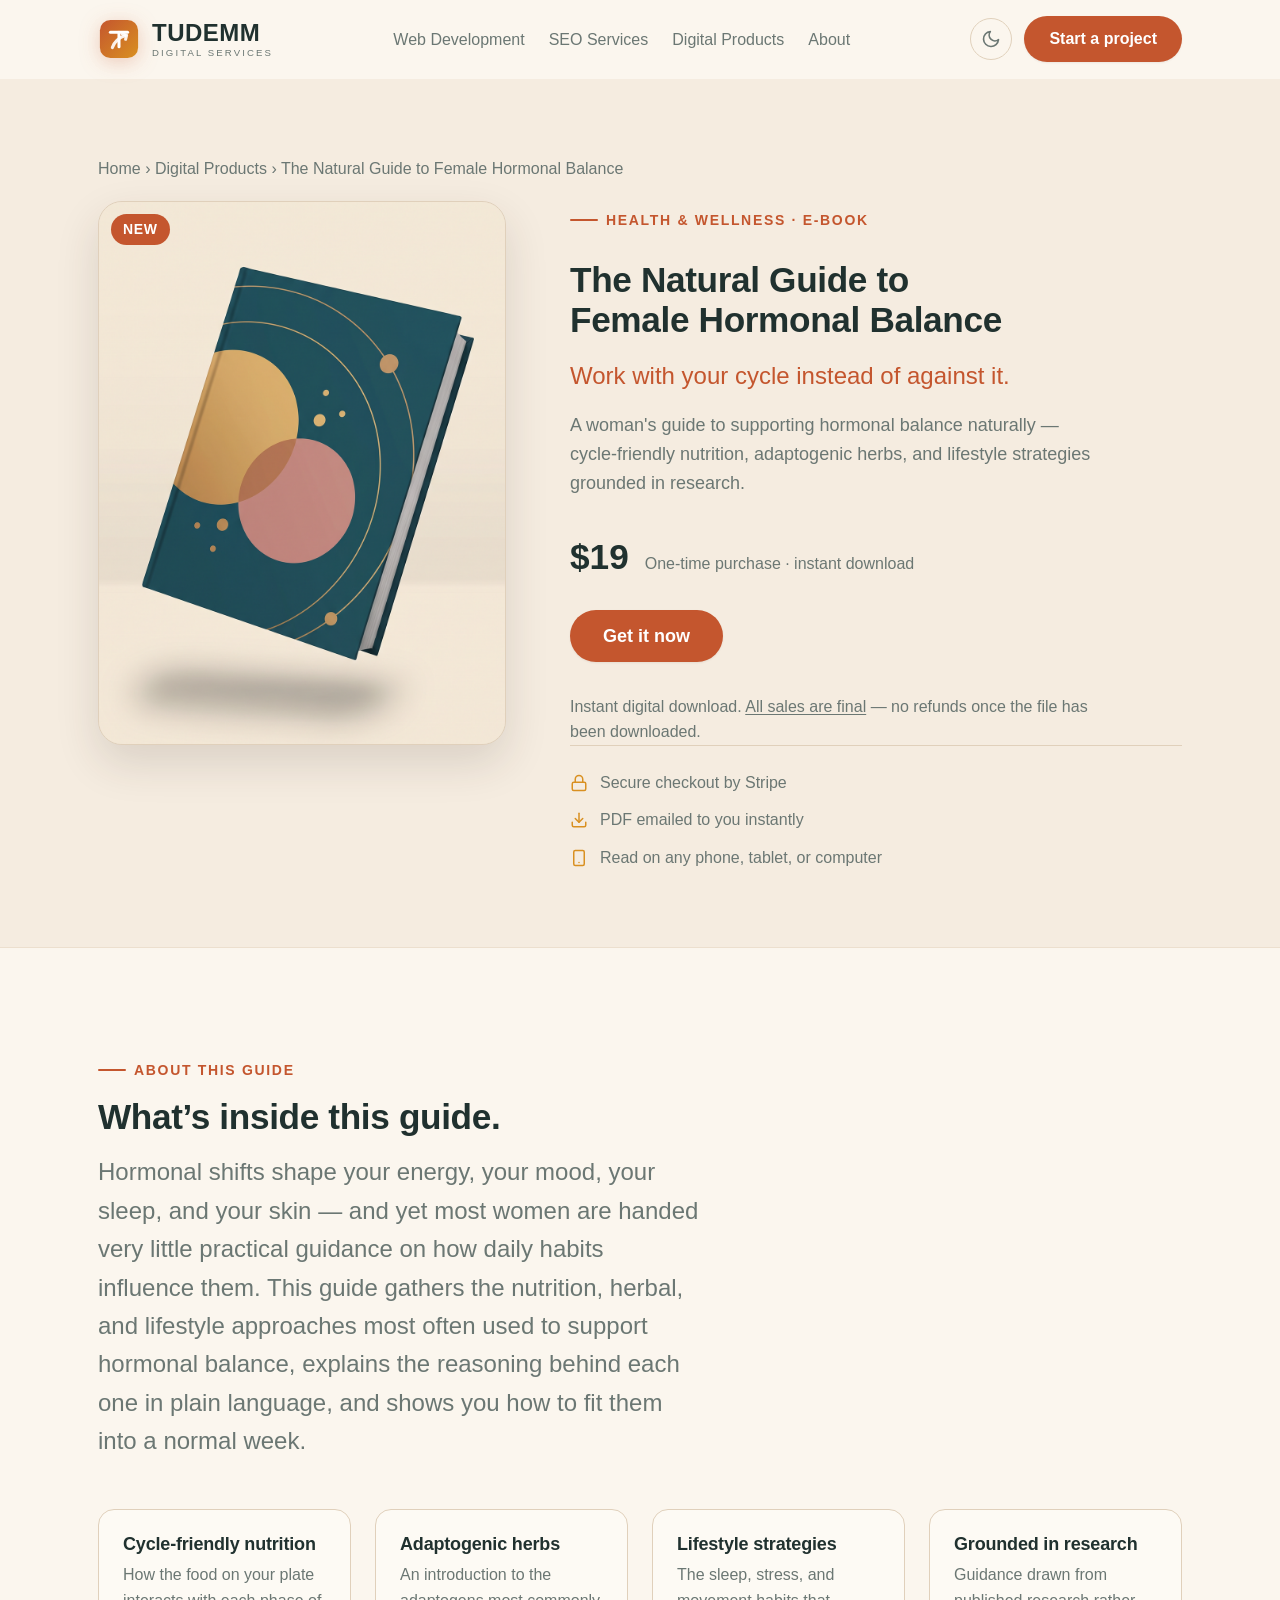
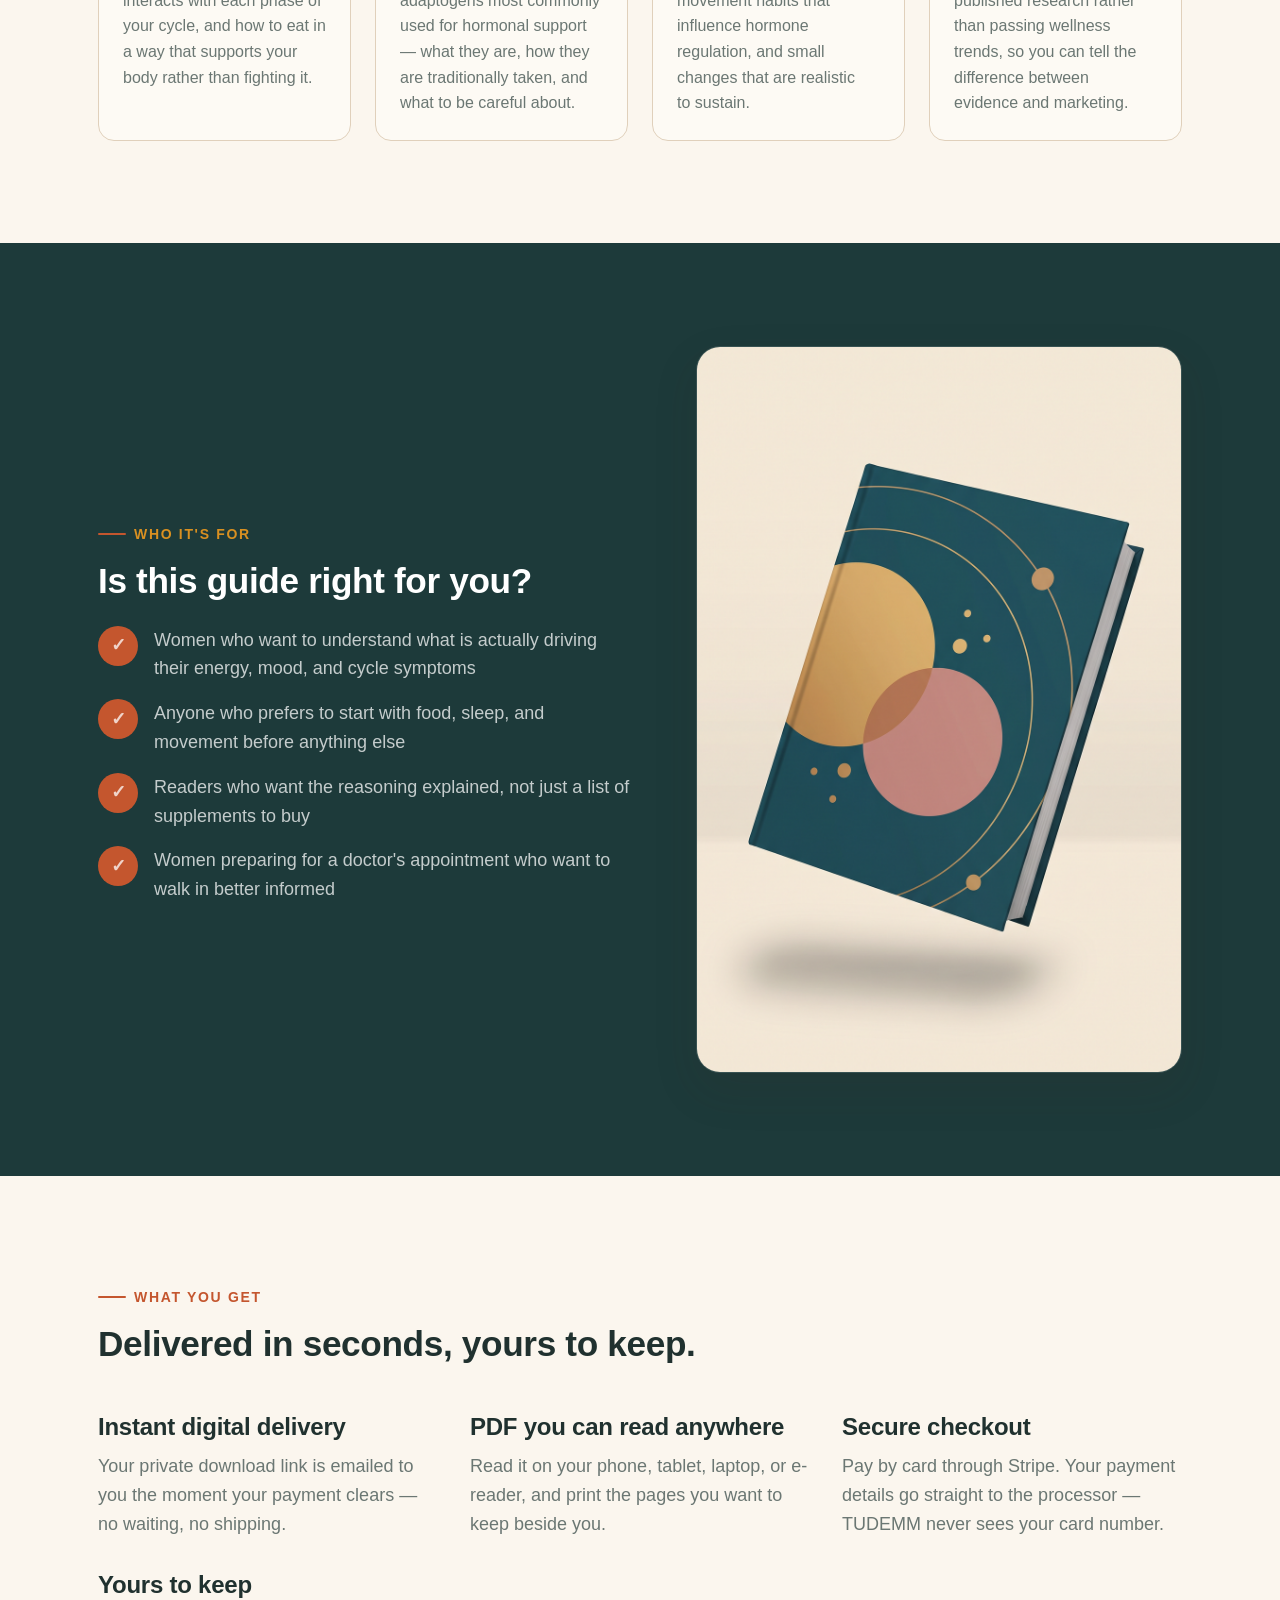
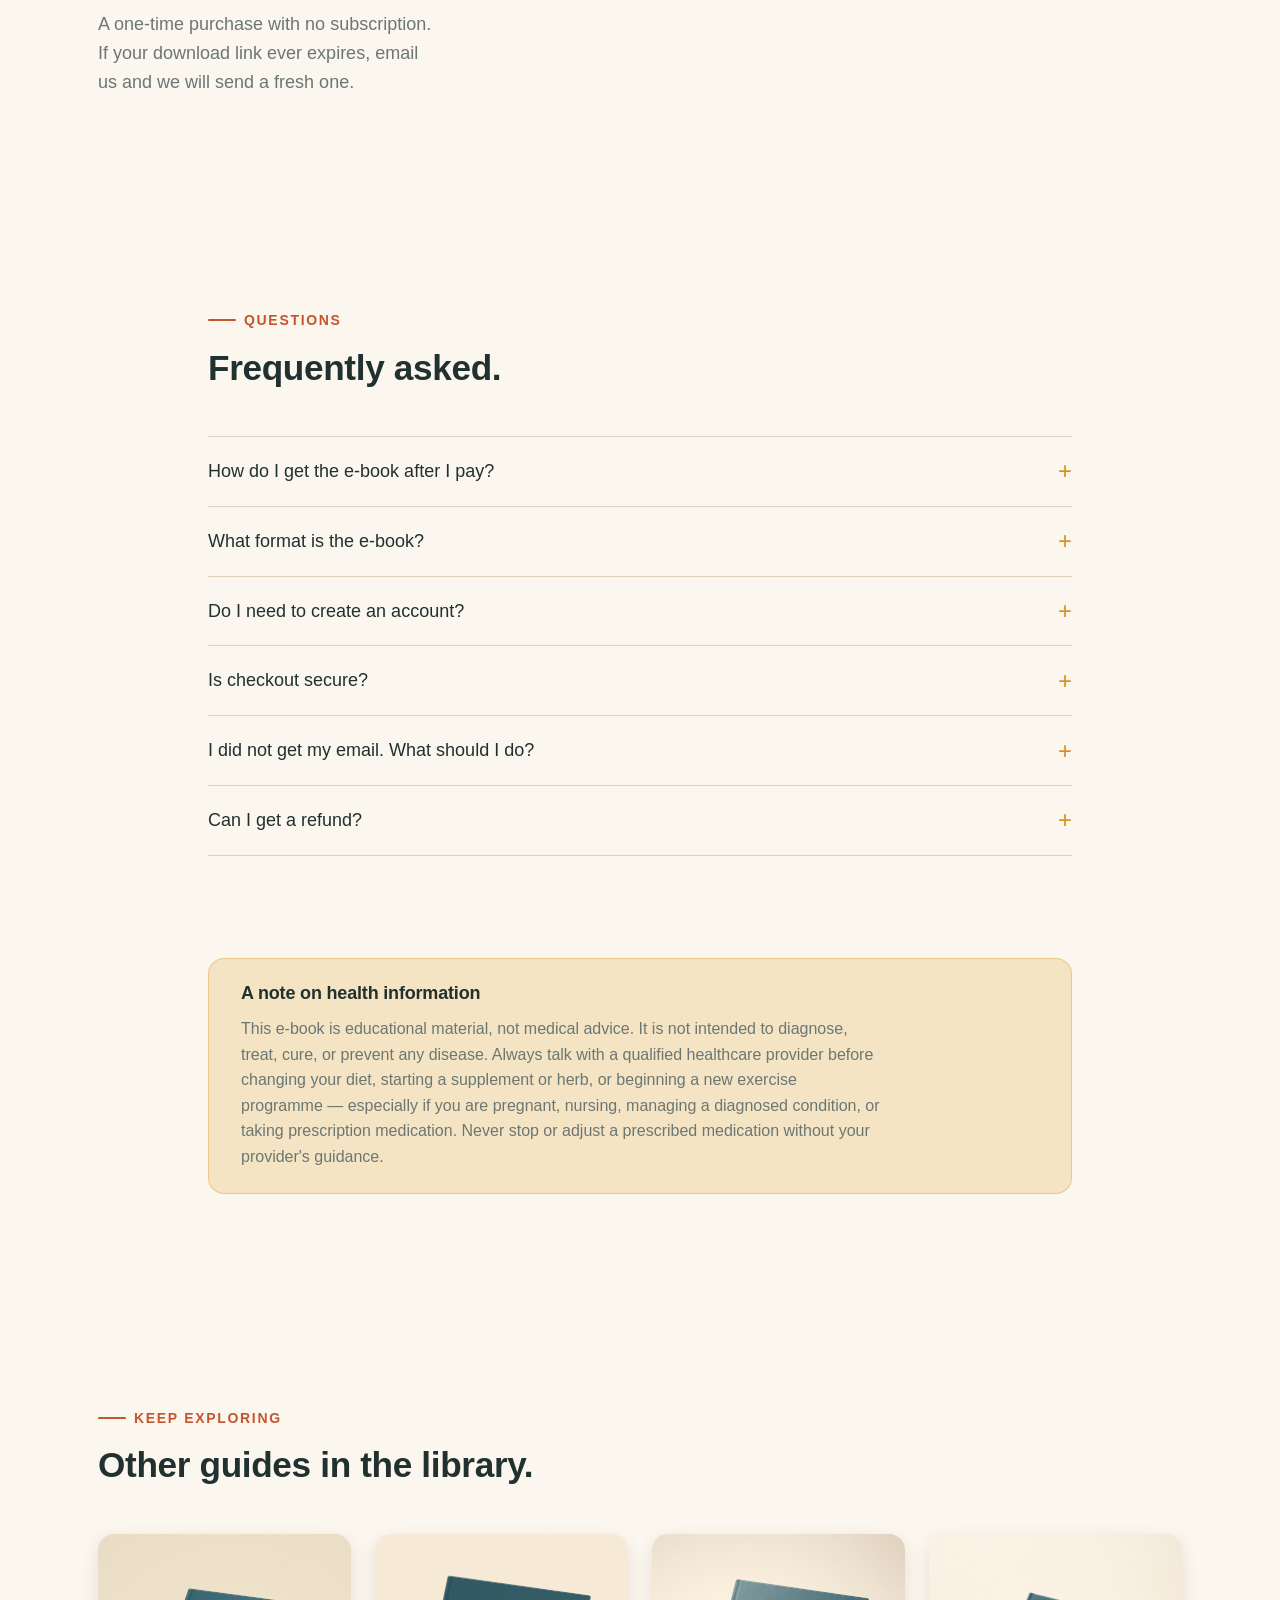
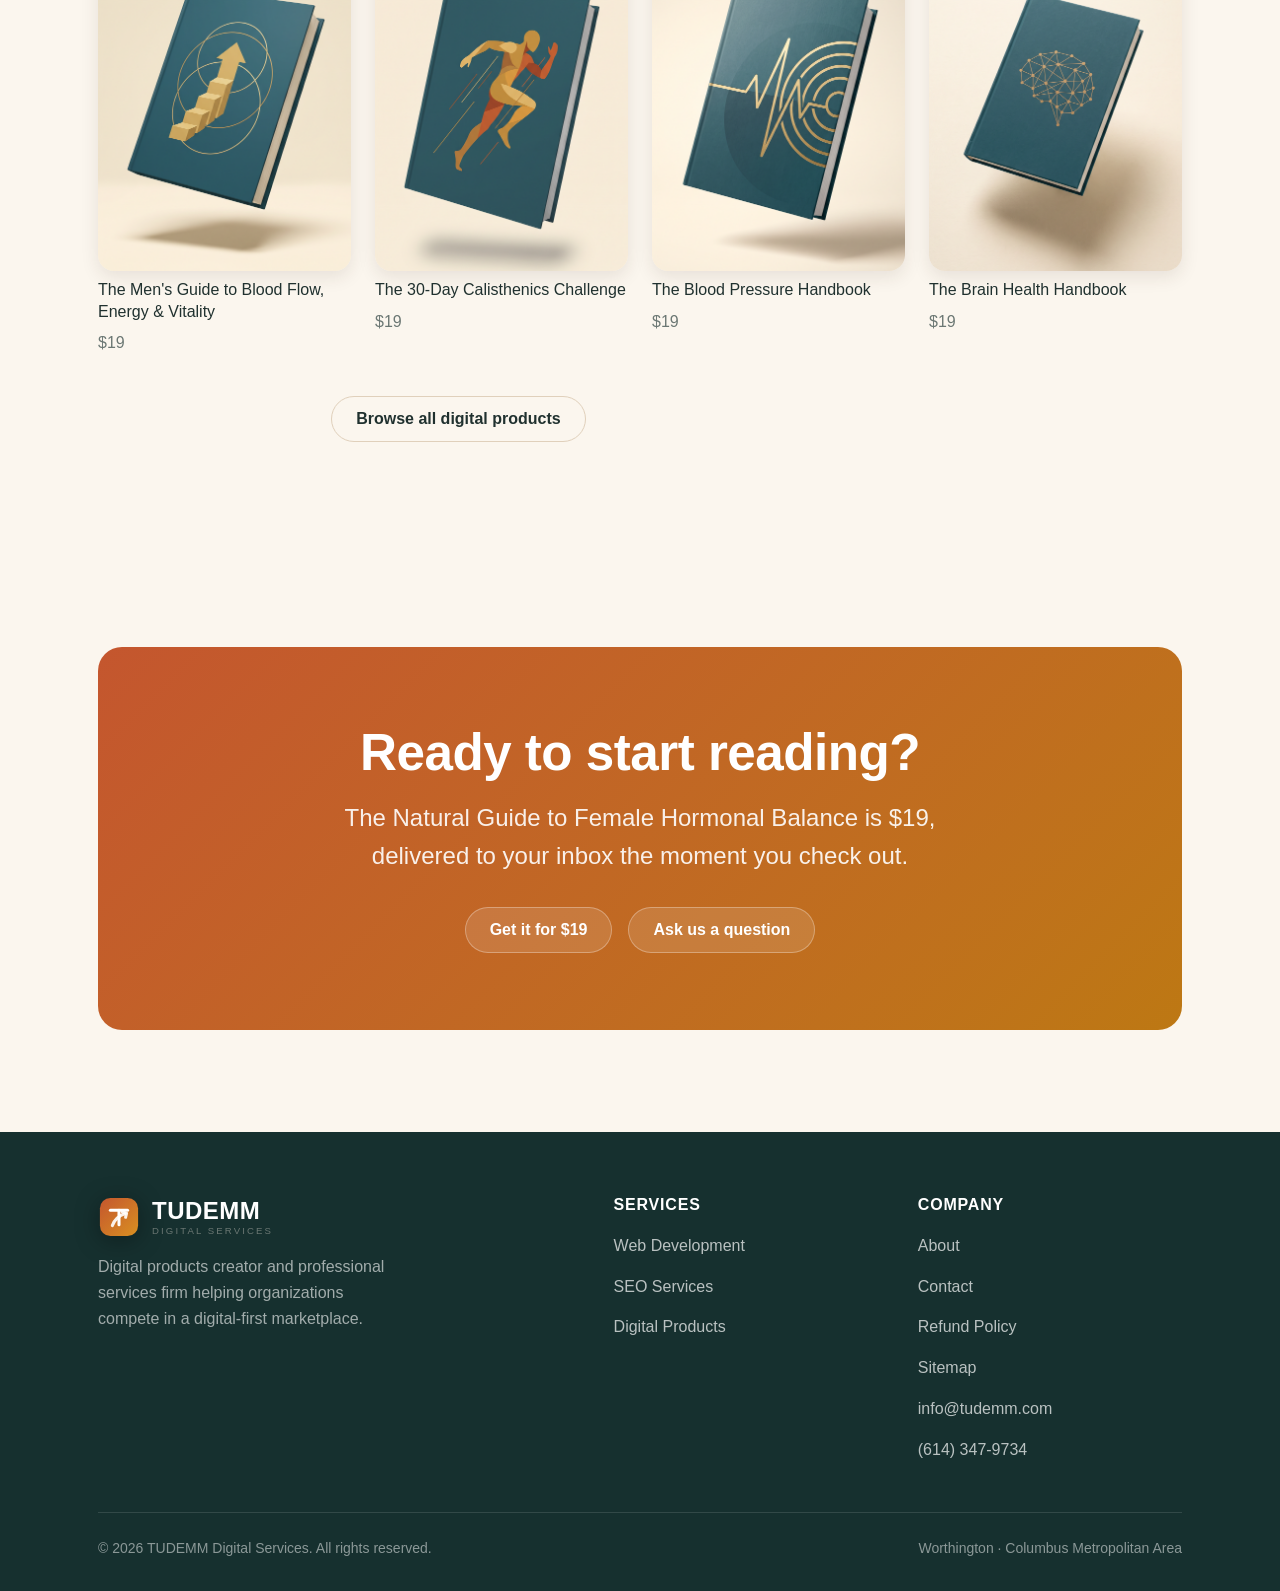
<file: ebooks/natural-remedies-female-hormonal-balance.html>
<!DOCTYPE html>
<!--
  GENERATED FILE — do not edit by hand.
  Source data:  data/products.json  +  data/product_content.json
  Regenerate:   python tools/build_product_pages.py
-->
<html lang="en">
  <head>
    <meta charset="UTF-8" />
    <link rel="icon" type="image/svg+xml" href="data:image/svg+xml,%3Csvg xmlns='http://www.w3.org/2000/svg' viewBox='0 0 44 44'%3E%3Cdefs%3E%3ClinearGradient id='g' x1='0' y1='0' x2='44' y2='44' gradientUnits='userSpaceOnUse'%3E%3Cstop stop-color='%23c4562e'/%3E%3Cstop offset='1' stop-color='%23d99021'/%3E%3C/linearGradient%3E%3C/defs%3E%3Crect x='2' y='2' width='40' height='40' rx='11' fill='url(%23g)'/%3E%3Cpath d='M13 15h18' stroke='%23fff' stroke-width='3.2' stroke-linecap='round'/%3E%3Cpath d='M22 15v15' stroke='%23fff' stroke-width='3.2' stroke-linecap='round'/%3E%3Cpath d='M15 31c2.4-6.4 6.8-10.4 13.6-12.6' stroke='%23fff' stroke-width='3.2' stroke-linecap='round' stroke-linejoin='round' opacity='.9'/%3E%3C/svg%3E" />
    <meta name="viewport" content="width=device-width, initial-scale=1.0" />
    <meta name="format-detection" content="telephone=no" />
    <title>The Natural Guide to Female Hormonal Balance — E-book — TUDEMM</title>
    <link rel="canonical" href="https://tudemm.com/ebooks/natural-remedies-female-hormonal-balance" />
    <meta name="description" content="A woman&#x27;s guide to supporting hormonal balance naturally: cycle-friendly nutrition, adaptogenic herbs, and research-grounded lifestyle strategies. Instant PDF download." />
    <meta name="keywords" content="natural approaches to hormonal balance, female hormone balance, cycle syncing nutrition, adaptogenic herbs for hormones, women&#x27;s hormonal health e-book" />
    <meta property="og:type" content="product" />
    <meta property="og:title" content="The Natural Guide to Female Hormonal Balance — E-book — TUDEMM" />
    <meta property="og:url" content="https://tudemm.com/ebooks/natural-remedies-female-hormonal-balance" />
    <meta property="og:description" content="A woman&#x27;s guide to supporting hormonal balance naturally: cycle-friendly nutrition, adaptogenic herbs, and research-grounded lifestyle strategies. Instant PDF download." />
    <meta property="og:image" content="https://tudemm.com/assets/ebook4.png" />
    <meta property="og:site_name" content="TUDEMM Digital Services" />
    <meta property="product:price:amount" content="19.00" />
    <meta property="product:price:currency" content="USD" />
    <meta name="twitter:card" content="summary_large_image" />
    <meta name="twitter:title" content="The Natural Guide to Female Hormonal Balance — E-book — TUDEMM" />
    <meta name="twitter:description" content="A woman&#x27;s guide to supporting hormonal balance naturally: cycle-friendly nutrition, adaptogenic herbs, and research-grounded lifestyle strategies. Instant PDF download." />
    <meta name="twitter:image" content="https://tudemm.com/assets/ebook4.png" />
    <link rel="preconnect" href="https://api.fontshare.com" />
    <link href="https://api.fontshare.com/v2/css?f[]=clash-display@500,600&f[]=general-sans@400,500,600&display=swap" rel="stylesheet" />
    <link rel="stylesheet" href="/base.css" />
    <link rel="stylesheet" href="/style.css" />
    <script type="application/ld+json">
{
  "@context": "https://schema.org",
  "@type": "Product",
  "name": "The Natural Guide to Female Hormonal Balance",
  "description": "A woman's guide to supporting hormonal balance naturally — cycle-friendly nutrition, adaptogenic herbs, and lifestyle strategies grounded in research.",
  "image": [
    "https://tudemm.com/assets/ebook4.png"
  ],
  "sku": "hormonal-balance-natural-remedies",
  "category": "Health & Wellness · E-book",
  "url": "https://tudemm.com/ebooks/natural-remedies-female-hormonal-balance",
  "brand": {
    "@type": "Brand",
    "name": "TUDEMM"
  },
  "hasMerchantReturnPolicy": {
    "@type": "MerchantReturnPolicy",
    "applicableCountry": "US",
    "returnPolicyCategory": "https://schema.org/MerchantReturnNotPermitted",
    "url": "https://tudemm.com/pages/refunds"
  },
  "publisher": {
    "@type": "Organization",
    "name": "TUDEMM Digital Services",
    "legalName": "Tudemm Ltd Liability Company",
    "url": "https://tudemm.com"
  },
  "isFamilyFriendly": true,
  "offers": {
    "@type": "Offer",
    "url": "https://tudemm.com/ebooks/natural-remedies-female-hormonal-balance",
    "price": "19.00",
    "priceCurrency": "USD",
    "priceValidUntil": "2027-08-20",
    "availability": "https://schema.org/InStock",
    "itemCondition": "https://schema.org/NewCondition",
    "seller": {
      "@type": "Organization",
      "name": "TUDEMM Digital Services",
      "legalName": "Tudemm Ltd Liability Company",
      "url": "https://tudemm.com"
    }
  },
  "additionalProperty": [
    {
      "@type": "PropertyValue",
      "name": "Format",
      "value": "PDF (digital download)"
    },
    {
      "@type": "PropertyValue",
      "name": "Delivery",
      "value": "Emailed instantly after purchase"
    }
  ]
}
    </script>
    <script type="application/ld+json">
{
  "@context": "https://schema.org",
  "@type": "BreadcrumbList",
  "itemListElement": [
    {
      "@type": "ListItem",
      "position": 1,
      "name": "Home",
      "item": "https://tudemm.com/"
    },
    {
      "@type": "ListItem",
      "position": 2,
      "name": "Digital Products",
      "item": "https://tudemm.com/pages/products"
    },
    {
      "@type": "ListItem",
      "position": 3,
      "name": "The Natural Guide to Female Hormonal Balance",
      "item": "https://tudemm.com/ebooks/natural-remedies-female-hormonal-balance"
    }
  ]
}
    </script>
    <script type="application/ld+json">
{
  "@context": "https://schema.org",
  "@type": "FAQPage",
  "mainEntity": [
    {
      "@type": "Question",
      "name": "How do I get the e-book after I pay?",
      "acceptedAnswer": {
        "@type": "Answer",
        "text": "As soon as your payment is confirmed, we email a private, secure download link to the address you used at checkout. The link is valid for 24 hours — if it expires before you download, just reply to that email and we will send you a fresh one."
      }
    },
    {
      "@type": "Question",
      "name": "What format is the e-book?",
      "acceptedAnswer": {
        "@type": "Answer",
        "text": "A PDF. It opens on virtually any device — iPhone and Android, Windows and Mac, tablets, and most e-readers — and you can print it if you prefer paper."
      }
    },
    {
      "@type": "Question",
      "name": "Do I need to create an account?",
      "acceptedAnswer": {
        "@type": "Answer",
        "text": "No. There is no account to make and no subscription. You check out, you get your download link by email, and the book is yours."
      }
    },
    {
      "@type": "Question",
      "name": "Is checkout secure?",
      "acceptedAnswer": {
        "@type": "Answer",
        "text": "Yes. Card payments are handled by Stripe and processed on Stripe's own secure page. Your card details are never sent to or stored by TUDEMM."
      }
    },
    {
      "@type": "Question",
      "name": "I did not get my email. What should I do?",
      "acceptedAnswer": {
        "@type": "Answer",
        "text": "Check your spam and promotions folders first, since automated delivery emails sometimes land there. If it still has not arrived, email info@tudemm.com with the address you used and we will get your download to you."
      }
    },
    {
      "@type": "Question",
      "name": "Can I get a refund?",
      "acceptedAnswer": {
        "@type": "Answer",
        "text": "No. Because this is an instant digital download that you keep, all sales are final and we do not offer refunds once the file has been downloaded. We will of course fix a duplicate charge or a delivery problem — email info@tudemm.com. If you are unsure whether this guide is right for you, please ask us before you buy."
      }
    }
  ]
}
    </script>
  </head>
  <body>
    <a href="#main" class="sr-only">Skip to content</a>
    <header class="header">
      <div class="container">
        <nav class="nav" aria-label="Primary">
          <a href="/" class="brand" aria-label="TUDEMM home">
            <svg viewBox="0 0 44 44" fill="none" aria-hidden="true" class="brand-mark">
              <rect x="2" y="2" width="40" height="40" rx="11" fill="url(#tudemmGrad1)" />
              <path d="M13 15h18" stroke="#fff" stroke-width="3.2" stroke-linecap="round" />
              <path d="M22 15v15" stroke="#fff" stroke-width="3.2" stroke-linecap="round" />
              <path d="M15 31c2.4-6.4 6.8-10.4 13.6-12.6" stroke="#fff" stroke-width="3.2" stroke-linecap="round" stroke-linejoin="round" opacity="0.9" />
              <path d="M25.6 16.8 30 18l-1.1 4.3" stroke="#fff" stroke-width="3.2" stroke-linecap="round" stroke-linejoin="round" opacity="0.9" />
              <defs>
                <linearGradient id="tudemmGrad1" x1="2" y1="2" x2="42" y2="42" gradientUnits="userSpaceOnUse">
                  <stop stop-color="#c4562e" />
                  <stop offset="1" stop-color="#d99021" />
                </linearGradient>
              </defs>
            </svg>
            <span class="brand-name">TUDEMM<small>DIGITAL SERVICES</small></span>
          </a>
          <ul class="nav-links">
            <li><a href="/pages/web-development">Web Development</a></li>
            <li><a href="/pages/seo">SEO Services</a></li>
            <li><a href="/pages/products">Digital Products</a></li>
            <li><a href="/pages/about">About</a></li>
          </ul>
          <div class="nav-actions">
            <button class="icon-btn" data-theme-toggle aria-label="Switch theme"></button>
            <a href="/pages/contact" class="btn btn-primary">Start a project</a>
            <button class="icon-btn nav-toggle" data-nav-toggle aria-label="Open menu" aria-expanded="false">
              <svg width="20" height="20" viewBox="0 0 24 24" fill="none" stroke="currentColor" stroke-width="2" stroke-linecap="round"><path d="M3 6h18M3 12h18M3 18h18" /></svg>
            </button>
          </div>
        </nav>
        <div class="mobile-menu">
          <a href="/pages/web-development">Web Development</a>
          <a href="/pages/seo">SEO Services</a>
          <a href="/pages/products">Digital Products</a>
          <a href="/pages/about">About</a>
          <a href="/pages/contact" class="btn btn-primary">Start a project</a>
        </div>
      </div>
    </header>

    <main id="main">
      <!-- PRODUCT HERO -->
      <section class="pdp-hero">
        <div class="container">
          <p class="breadcrumb">
            <a href="/">Home</a> &rsaquo;
            <a href="/pages/products">Digital Products</a> &rsaquo;
            <span>The Natural Guide to Female Hormonal Balance</span>
          </p>
          <div class="pdp-top">
            <div class="pdp-cover">
              <span class="product-badge">New</span>
              <img src="/assets/ebook4.png" alt="E-book cover: The Natural Guide to Female Hormonal Balance" width="600" height="800" />
            </div>
            <div class="pdp-buy">
              <span class="eyebrow">Health &amp; Wellness · E-book</span>
              <h1>The Natural Guide to Female Hormonal Balance</h1>
              <p class="pdp-tagline">Work with your cycle instead of against it.</p>
              <p class="pdp-desc">A woman&#x27;s guide to supporting hormonal balance naturally — cycle-friendly nutrition, adaptogenic herbs, and lifestyle strategies grounded in research.</p>

              <div class="pdp-price-row">
                <span class="product-price">$19</span>
                <span class="pdp-price-note">One-time purchase · instant download</span>
              </div>

              <div class="pdp-actions">
                <button class="btn btn-primary btn-lg" type="button" data-buy="hormonal-balance-natural-remedies">Get it now</button>
              </div>

              <p class="buy-note">
                Instant digital download.
                <a href="/pages/refunds">All sales are final</a> &mdash; no
                refunds once the file has been downloaded.
              </p>

              <ul class="pdp-trust">
                <li>
                  <svg viewBox="0 0 24 24" fill="none" stroke="currentColor" stroke-width="2" stroke-linecap="round" stroke-linejoin="round" aria-hidden="true"><rect x="3" y="11" width="18" height="11" rx="2"/><path d="M7 11V7a5 5 0 0 1 10 0v4"/></svg>
                  Secure checkout by Stripe
                </li>
                <li>
                  <svg viewBox="0 0 24 24" fill="none" stroke="currentColor" stroke-width="2" stroke-linecap="round" stroke-linejoin="round" aria-hidden="true"><path d="M21 15v4a2 2 0 0 1-2 2H5a2 2 0 0 1-2-2v-4"/><path d="M7 10l5 5 5-5"/><path d="M12 15V3"/></svg>
                  PDF emailed to you instantly
                </li>
                <li>
                  <svg viewBox="0 0 24 24" fill="none" stroke="currentColor" stroke-width="2" stroke-linecap="round" stroke-linejoin="round" aria-hidden="true"><rect x="5" y="2" width="14" height="20" rx="2"/><path d="M12 18h.01"/></svg>
                  Read on any phone, tablet, or computer
                </li>
              </ul>
            </div>
          </div>
        </div>
      </section>

      <!-- INTRO + WHAT IT COVERS -->
      <section>
        <div class="container">
          <div class="section-head reveal">
            <span class="eyebrow">About this guide</span>
            <h2 class="section-title">What&rsquo;s inside this guide.</h2>
            <p class="section-lead">Hormonal shifts shape your energy, your mood, your sleep, and your skin — and yet most women are handed very little practical guidance on how daily habits influence them. This guide gathers the nutrition, herbal, and lifestyle approaches most often used to support hormonal balance, explains the reasoning behind each one in plain language, and shows you how to fit them into a normal week.</p>
          </div>
          <div class="grid pdp-covers-grid">
            <div class="pdp-cover-card reveal">
              <h3>Cycle-friendly nutrition</h3>
              <p>How the food on your plate interacts with each phase of your cycle, and how to eat in a way that supports your body rather than fighting it.</p>
            </div>
            <div class="pdp-cover-card reveal">
              <h3>Adaptogenic herbs</h3>
              <p>An introduction to the adaptogens most commonly used for hormonal support — what they are, how they are traditionally taken, and what to be careful about.</p>
            </div>
            <div class="pdp-cover-card reveal">
              <h3>Lifestyle strategies</h3>
              <p>The sleep, stress, and movement habits that influence hormone regulation, and small changes that are realistic to sustain.</p>
            </div>
            <div class="pdp-cover-card reveal">
              <h3>Grounded in research</h3>
              <p>Guidance drawn from published research rather than passing wellness trends, so you can tell the difference between evidence and marketing.</p>
            </div>
          </div>
        </div>
      </section>

      <!-- WHO IT'S FOR -->
      <section class="band-ink">
        <div class="container">
          <div class="grid about-grid">
            <div class="reveal">
              <span class="eyebrow" style="color: var(--color-gold)">Who it's for</span>
              <h2 class="section-title">Is this guide right for you?</h2>
              <ul class="mission-list">
                <li><span class="mission-num">✓</span><span>Women who want to understand what is actually driving their energy, mood, and cycle symptoms</span></li>
                <li><span class="mission-num">✓</span><span>Anyone who prefers to start with food, sleep, and movement before anything else</span></li>
                <li><span class="mission-num">✓</span><span>Readers who want the reasoning explained, not just a list of supplements to buy</span></li>
                <li><span class="mission-num">✓</span><span>Women preparing for a doctor&#x27;s appointment who want to walk in better informed</span></li>
              </ul>
            </div>
            <div class="about-figure reveal">
              <img src="/assets/ebook4.png" alt="E-book cover: The Natural Guide to Female Hormonal Balance" loading="lazy" />
            </div>
          </div>
        </div>
      </section>

      <!-- WHAT YOU GET -->
      <section>
        <div class="container">
          <div class="section-head reveal">
            <span class="eyebrow">What you get</span>
            <h2 class="section-title">Delivered in seconds, yours to keep.</h2>
          </div>
          <div class="grid feature-grid">
            <div class="feature reveal">
              <h3>Instant digital delivery</h3>
              <p>Your private download link is emailed to you the moment your payment clears — no waiting, no shipping.</p>
            </div>
            <div class="feature reveal">
              <h3>PDF you can read anywhere</h3>
              <p>Read it on your phone, tablet, laptop, or e-reader, and print the pages you want to keep beside you.</p>
            </div>
            <div class="feature reveal">
              <h3>Secure checkout</h3>
              <p>Pay by card through Stripe. Your payment details go straight to the processor — TUDEMM never sees your card number.</p>
            </div>
            <div class="feature reveal">
              <h3>Yours to keep</h3>
              <p>A one-time purchase with no subscription. If your download link ever expires, email us and we will send a fresh one.</p>
            </div>
          </div>
        </div>
      </section>

      <!-- FAQ -->
      <section>
        <div class="container container--narrow">
          <div class="section-head reveal">
            <span class="eyebrow">Questions</span>
            <h2 class="section-title">Frequently asked.</h2>
          </div>
          <div class="pdp-faq reveal">
            <details class="pdp-faq-item">
              <summary>How do I get the e-book after I pay?</summary>
              <p>As soon as your payment is confirmed, we email a private, secure download link to the address you used at checkout. The link is valid for 24 hours — if it expires before you download, just reply to that email and we will send you a fresh one.</p>
            </details>
            <details class="pdp-faq-item">
              <summary>What format is the e-book?</summary>
              <p>A PDF. It opens on virtually any device — iPhone and Android, Windows and Mac, tablets, and most e-readers — and you can print it if you prefer paper.</p>
            </details>
            <details class="pdp-faq-item">
              <summary>Do I need to create an account?</summary>
              <p>No. There is no account to make and no subscription. You check out, you get your download link by email, and the book is yours.</p>
            </details>
            <details class="pdp-faq-item">
              <summary>Is checkout secure?</summary>
              <p>Yes. Card payments are handled by Stripe and processed on Stripe&#x27;s own secure page. Your card details are never sent to or stored by TUDEMM.</p>
            </details>
            <details class="pdp-faq-item">
              <summary>I did not get my email. What should I do?</summary>
              <p>Check your spam and promotions folders first, since automated delivery emails sometimes land there. If it still has not arrived, email info@tudemm.com with the address you used and we will get your download to you.</p>
            </details>
            <details class="pdp-faq-item">
              <summary>Can I get a refund?</summary>
              <p>No. Because this is an instant digital download that you keep, all sales are final and we do not offer refunds once the file has been downloaded. We will of course fix a duplicate charge or a delivery problem — email info@tudemm.com. If you are unsure whether this guide is right for you, please ask us before you buy.</p>
            </details>
          </div>
        </div>
      </section>

      <!-- DISCLAIMER -->
      <section class="pdp-disclaimer-section">
        <div class="container container--narrow">
          <div class="pdp-disclaimer reveal">
            <h2>A note on health information</h2>
            <p>This e-book is educational material, not medical advice. It is not intended to diagnose, treat, cure, or prevent any disease. Always talk with a qualified healthcare provider before changing your diet, starting a supplement or herb, or beginning a new exercise programme — especially if you are pregnant, nursing, managing a diagnosed condition, or taking prescription medication. Never stop or adjust a prescribed medication without your provider&#x27;s guidance.</p>
          </div>
        </div>
      </section>

      <!-- RELATED -->
      <section>
        <div class="container">
          <div class="section-head reveal">
            <span class="eyebrow">Keep exploring</span>
            <h2 class="section-title">Other guides in the library.</h2>
          </div>
          <div class="grid pdp-related-grid">
            <a class="pdp-related reveal" href="/ebooks/natural-remedies-erectile-dysfunction">
              <img src="/assets/ebook5.png" alt="E-book cover: The Men&#x27;s Guide to Blood Flow, Energy &amp; Vitality" loading="lazy" />
              <span class="pdp-related-name">The Men&#x27;s Guide to Blood Flow, Energy &amp; Vitality</span>
              <span class="pdp-related-price">$19</span>
            </a>
            <a class="pdp-related reveal" href="/ebooks/30-day-calisthenics-challenge">
              <img src="/assets/ebook6.png" alt="E-book cover: The 30-Day Calisthenics Challenge" loading="lazy" />
              <span class="pdp-related-name">The 30-Day Calisthenics Challenge</span>
              <span class="pdp-related-price">$19</span>
            </a>
            <a class="pdp-related reveal" href="/ebooks/natural-remedies-high-blood-pressure">
              <img src="/assets/ebook7.png" alt="E-book cover: The Blood Pressure Handbook" loading="lazy" />
              <span class="pdp-related-name">The Blood Pressure Handbook</span>
              <span class="pdp-related-price">$19</span>
            </a>
            <a class="pdp-related reveal" href="/ebooks/natural-remedies-cognitive-function">
              <img src="/assets/ebook8.png" alt="E-book cover: The Brain Health Handbook" loading="lazy" />
              <span class="pdp-related-name">The Brain Health Handbook</span>
              <span class="pdp-related-price">$19</span>
            </a>
          </div>
          <p class="pdp-related-all"><a href="/pages/products" class="btn btn-ghost">Browse all digital products</a></p>
        </div>
      </section>

      <!-- CTA -->
      <section>
        <div class="container">
          <div class="cta-band reveal">
            <h2>Ready to start reading?</h2>
            <p>The Natural Guide to Female Hormonal Balance is $19, delivered to your inbox the moment you check out.</p>
            <div class="cta-actions">
              <button class="btn btn-light" type="button" data-buy="hormonal-balance-natural-remedies">Get it for $19</button>
              <a href="/pages/contact" class="btn btn-light">Ask us a question</a>
            </div>
          </div>
        </div>
      </section>
    </main>

    <footer class="footer">
      <div class="container">
        <div class="footer-grid">
          <div>
            <a href="/" class="brand" aria-label="TUDEMM home">
              <svg viewBox="0 0 44 44" fill="none" aria-hidden="true" class="brand-mark">
              <rect x="2" y="2" width="40" height="40" rx="11" fill="url(#tudemmGrad2)" />
              <path d="M13 15h18" stroke="#fff" stroke-width="3.2" stroke-linecap="round" />
              <path d="M22 15v15" stroke="#fff" stroke-width="3.2" stroke-linecap="round" />
              <path d="M15 31c2.4-6.4 6.8-10.4 13.6-12.6" stroke="#fff" stroke-width="3.2" stroke-linecap="round" stroke-linejoin="round" opacity="0.9" />
              <path d="M25.6 16.8 30 18l-1.1 4.3" stroke="#fff" stroke-width="3.2" stroke-linecap="round" stroke-linejoin="round" opacity="0.9" />
              <defs>
                <linearGradient id="tudemmGrad2" x1="2" y1="2" x2="42" y2="42" gradientUnits="userSpaceOnUse">
                  <stop stop-color="#c4562e" />
                  <stop offset="1" stop-color="#d99021" />
                </linearGradient>
              </defs>
            </svg>
              <span class="brand-name" style="color:#fff">TUDEMM<small>DIGITAL SERVICES</small></span>
            </a>
            <p class="footer-about">Digital products creator and professional services firm helping organizations compete in a digital-first marketplace.</p>
          </div>
          <div>
            <h5>Services</h5>
            <ul>
              <li><a href="/pages/web-development">Web Development</a></li>
              <li><a href="/pages/seo">SEO Services</a></li>
              <li><a href="/pages/products">Digital Products</a></li>
            </ul>
          </div>
          <div>
            <h5>Company</h5>
            <ul>
              <li><a href="/pages/about">About</a></li>
              <li><a href="/pages/contact">Contact</a></li>
              <li><a href="/pages/refunds">Refund Policy</a></li>
              <li><a href="/pages/sitemap">Sitemap</a></li>
              <li><a href="mailto:info@tudemm.com">info@tudemm.com</a></li>
              <li><span>(614) 347-9734</span></li>
            </ul>
          </div>
        </div>
        <div class="footer-bottom">
          <span>&copy; <span data-year>2026</span> TUDEMM Digital Services. All rights reserved.</span>
          <span>Worthington · Columbus Metropolitan Area</span>
        </div>
      </div>
    </footer>
    <script src="/app.js" defer></script>
    <script src="/store.js" defer></script>
  </body>
</html>
</file>
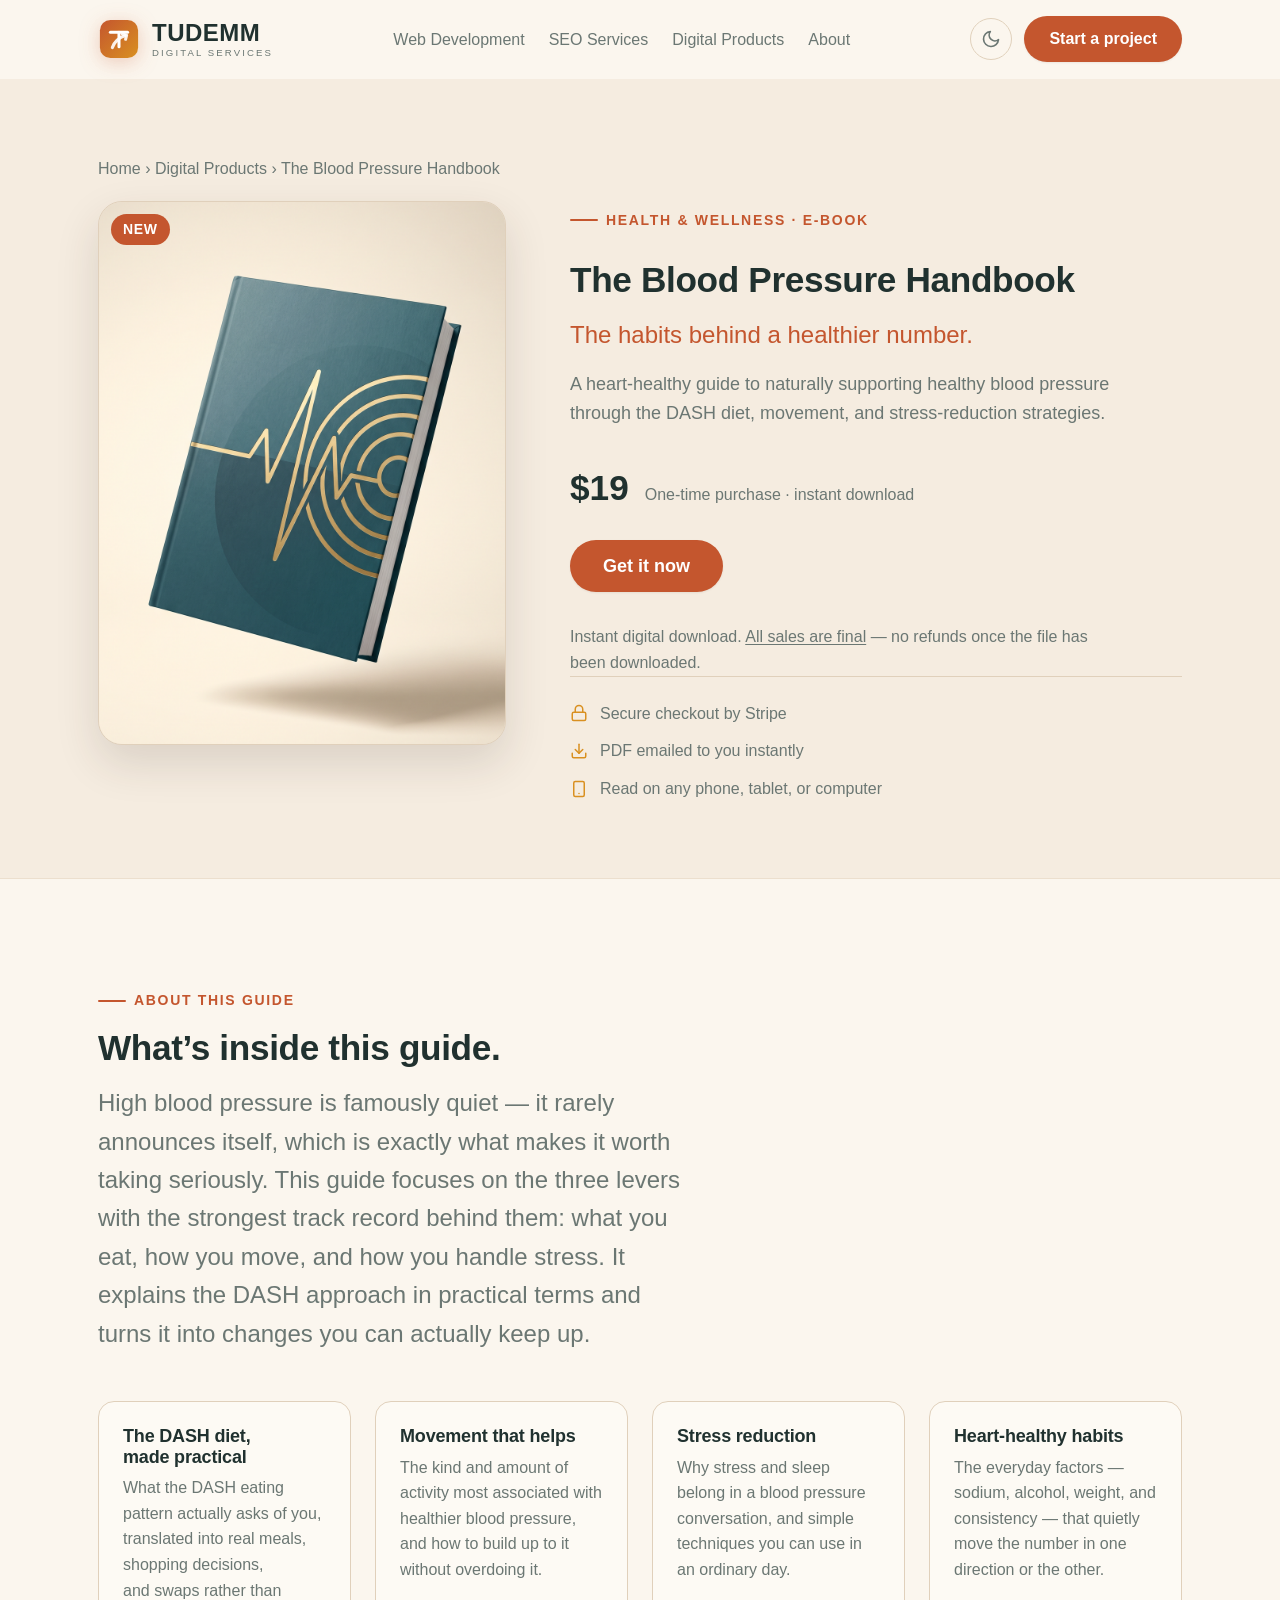
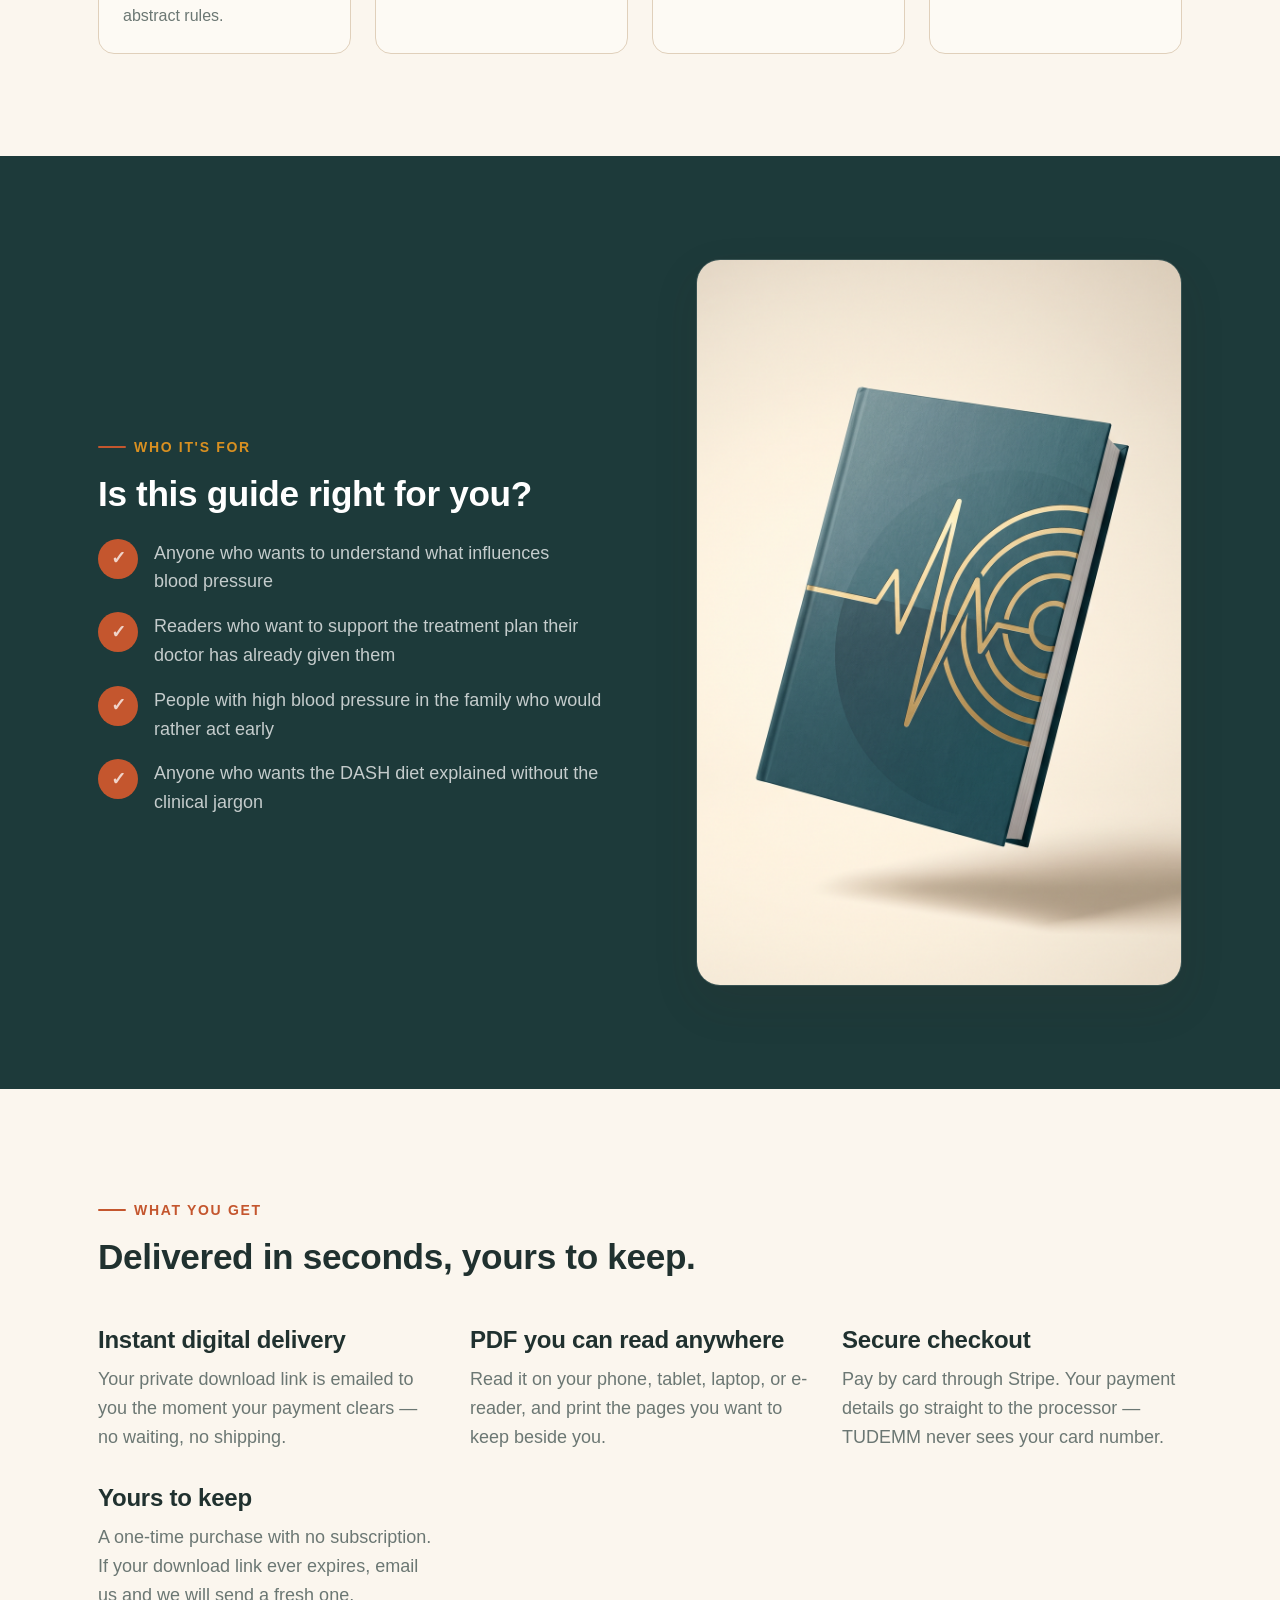
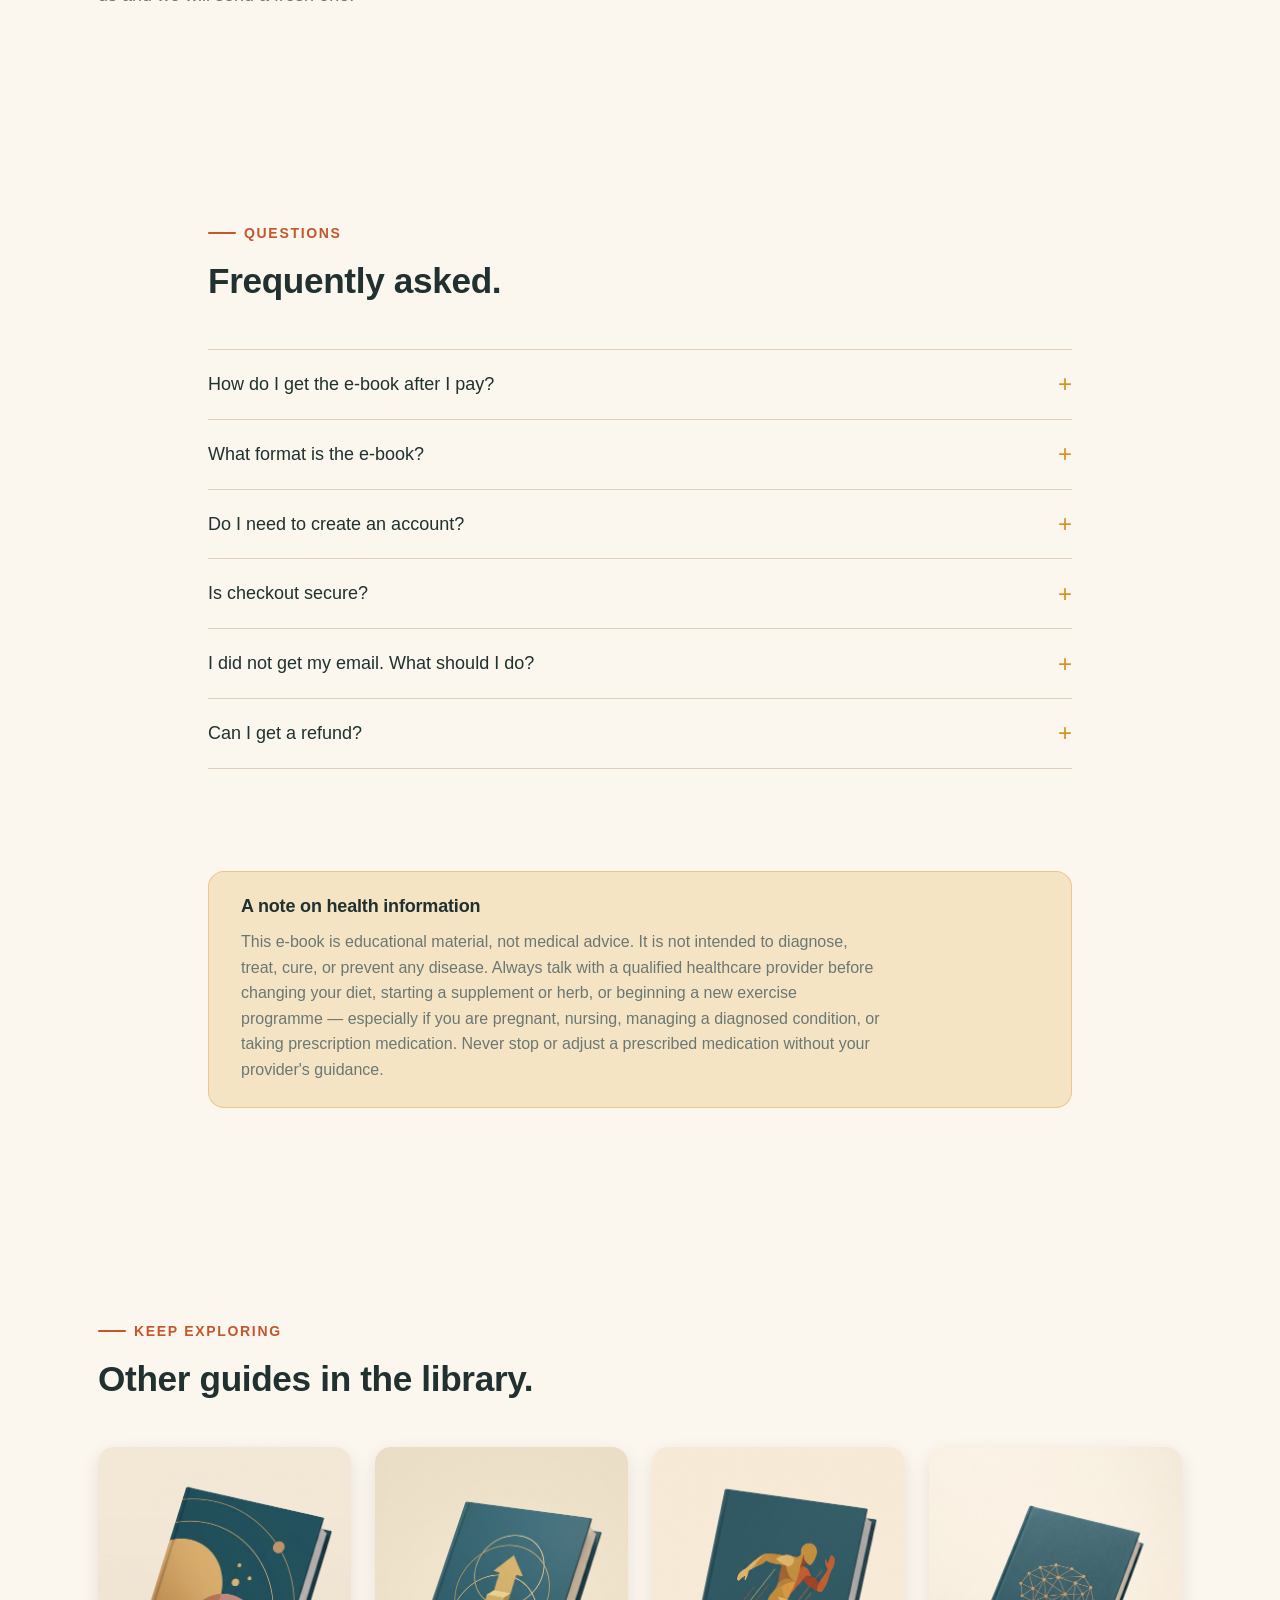
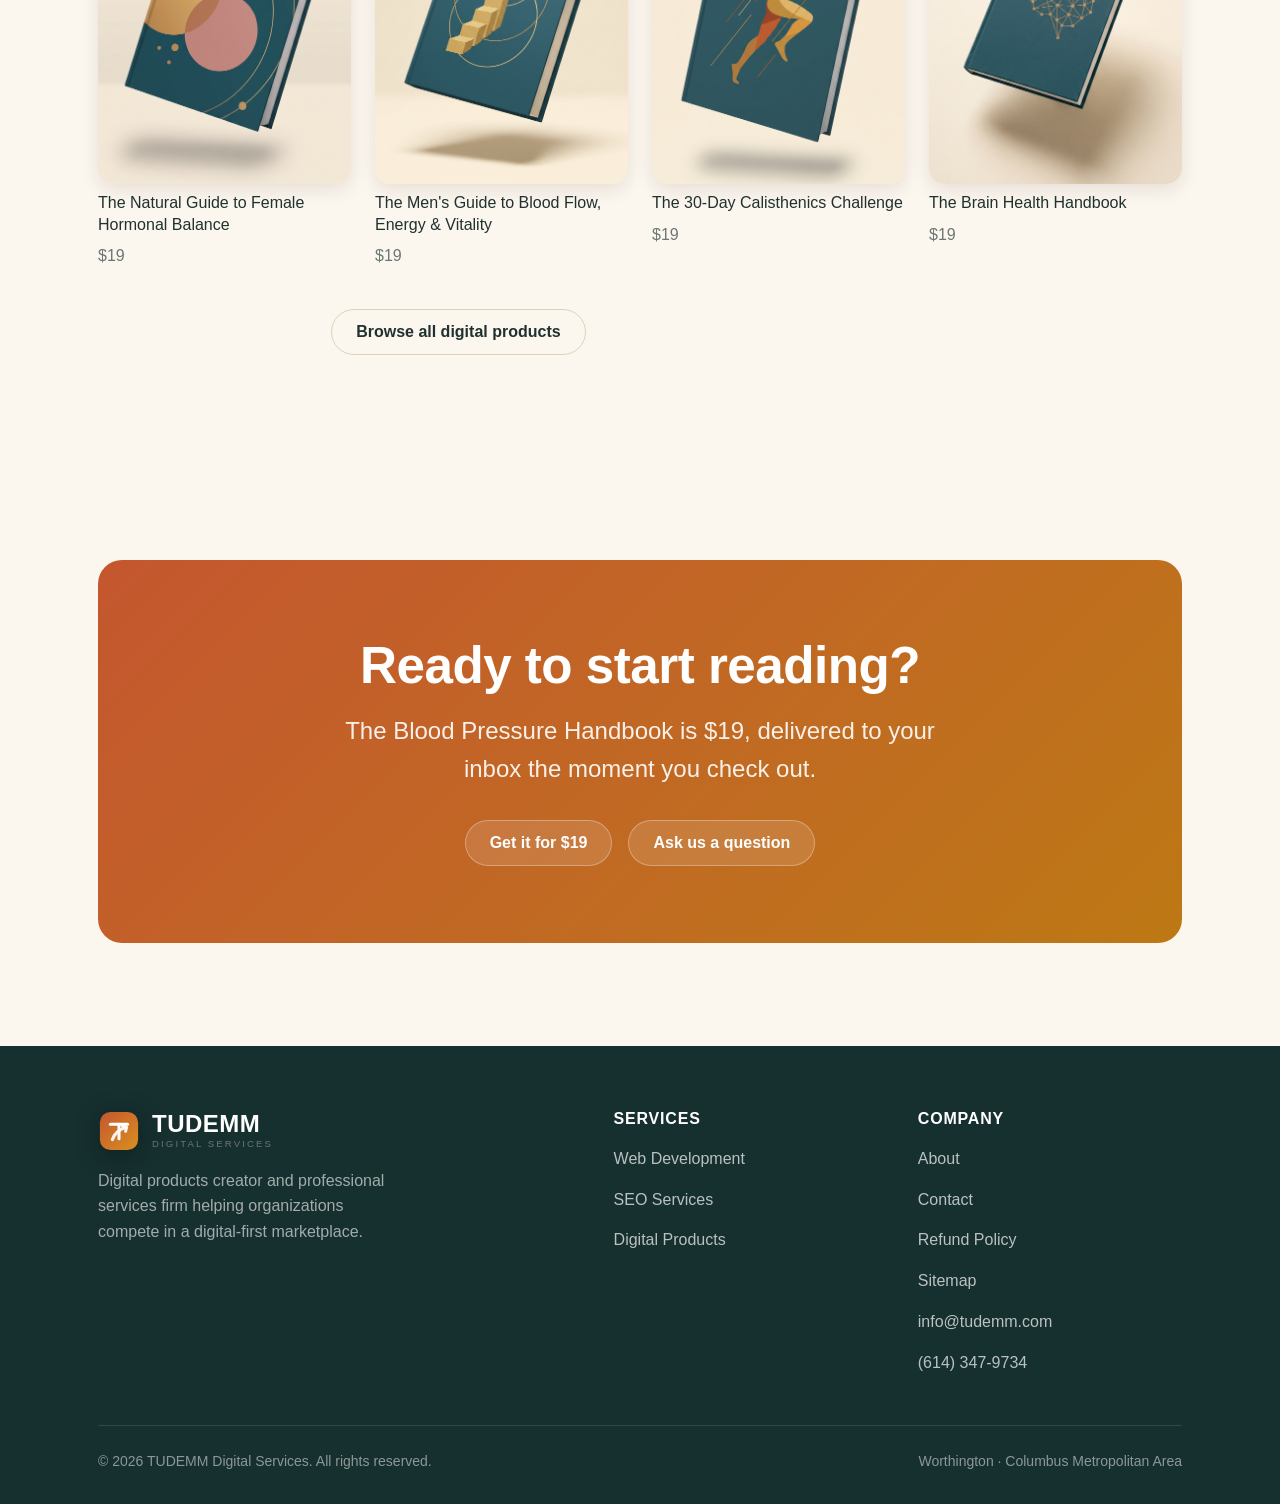
<file: ebooks/natural-remedies-high-blood-pressure.html>
<!DOCTYPE html>
<!--
  GENERATED FILE — do not edit by hand.
  Source data:  data/products.json  +  data/product_content.json
  Regenerate:   python tools/build_product_pages.py
-->
<html lang="en">
  <head>
    <meta charset="UTF-8" />
    <link rel="icon" type="image/svg+xml" href="data:image/svg+xml,%3Csvg xmlns='http://www.w3.org/2000/svg' viewBox='0 0 44 44'%3E%3Cdefs%3E%3ClinearGradient id='g' x1='0' y1='0' x2='44' y2='44' gradientUnits='userSpaceOnUse'%3E%3Cstop stop-color='%23c4562e'/%3E%3Cstop offset='1' stop-color='%23d99021'/%3E%3C/linearGradient%3E%3C/defs%3E%3Crect x='2' y='2' width='40' height='40' rx='11' fill='url(%23g)'/%3E%3Cpath d='M13 15h18' stroke='%23fff' stroke-width='3.2' stroke-linecap='round'/%3E%3Cpath d='M22 15v15' stroke='%23fff' stroke-width='3.2' stroke-linecap='round'/%3E%3Cpath d='M15 31c2.4-6.4 6.8-10.4 13.6-12.6' stroke='%23fff' stroke-width='3.2' stroke-linecap='round' stroke-linejoin='round' opacity='.9'/%3E%3C/svg%3E" />
    <meta name="viewport" content="width=device-width, initial-scale=1.0" />
    <meta name="format-detection" content="telephone=no" />
    <title>The Blood Pressure Handbook — DASH Diet Guide — TUDEMM</title>
    <link rel="canonical" href="https://tudemm.com/ebooks/natural-remedies-high-blood-pressure" />
    <meta name="description" content="A heart-healthy guide to naturally supporting healthy blood pressure through the DASH diet, movement, and stress-reduction strategies. Instant PDF download." />
    <meta name="keywords" content="DASH diet guide, blood pressure and lifestyle, supporting healthy blood pressure, heart healthy habits, blood pressure e-book" />
    <meta property="og:type" content="product" />
    <meta property="og:title" content="The Blood Pressure Handbook — DASH Diet Guide — TUDEMM" />
    <meta property="og:url" content="https://tudemm.com/ebooks/natural-remedies-high-blood-pressure" />
    <meta property="og:description" content="A heart-healthy guide to naturally supporting healthy blood pressure through the DASH diet, movement, and stress-reduction strategies. Instant PDF download." />
    <meta property="og:image" content="https://tudemm.com/assets/ebook7.png" />
    <meta property="og:site_name" content="TUDEMM Digital Services" />
    <meta property="product:price:amount" content="19.00" />
    <meta property="product:price:currency" content="USD" />
    <meta name="twitter:card" content="summary_large_image" />
    <meta name="twitter:title" content="The Blood Pressure Handbook — DASH Diet Guide — TUDEMM" />
    <meta name="twitter:description" content="A heart-healthy guide to naturally supporting healthy blood pressure through the DASH diet, movement, and stress-reduction strategies. Instant PDF download." />
    <meta name="twitter:image" content="https://tudemm.com/assets/ebook7.png" />
    <link rel="preconnect" href="https://api.fontshare.com" />
    <link href="https://api.fontshare.com/v2/css?f[]=clash-display@500,600&f[]=general-sans@400,500,600&display=swap" rel="stylesheet" />
    <link rel="stylesheet" href="/base.css" />
    <link rel="stylesheet" href="/style.css" />
    <script type="application/ld+json">
{
  "@context": "https://schema.org",
  "@type": "Product",
  "name": "The Blood Pressure Handbook",
  "description": "A heart-healthy guide to naturally supporting healthy blood pressure through the DASH diet, movement, and stress-reduction strategies.",
  "image": [
    "https://tudemm.com/assets/ebook7.png"
  ],
  "sku": "blood-pressure-natural-remedies",
  "category": "Health & Wellness · E-book",
  "url": "https://tudemm.com/ebooks/natural-remedies-high-blood-pressure",
  "brand": {
    "@type": "Brand",
    "name": "TUDEMM"
  },
  "hasMerchantReturnPolicy": {
    "@type": "MerchantReturnPolicy",
    "applicableCountry": "US",
    "returnPolicyCategory": "https://schema.org/MerchantReturnNotPermitted",
    "url": "https://tudemm.com/pages/refunds"
  },
  "publisher": {
    "@type": "Organization",
    "name": "TUDEMM Digital Services",
    "legalName": "Tudemm Ltd Liability Company",
    "url": "https://tudemm.com"
  },
  "isFamilyFriendly": true,
  "offers": {
    "@type": "Offer",
    "url": "https://tudemm.com/ebooks/natural-remedies-high-blood-pressure",
    "price": "19.00",
    "priceCurrency": "USD",
    "priceValidUntil": "2027-08-20",
    "availability": "https://schema.org/InStock",
    "itemCondition": "https://schema.org/NewCondition",
    "seller": {
      "@type": "Organization",
      "name": "TUDEMM Digital Services",
      "legalName": "Tudemm Ltd Liability Company",
      "url": "https://tudemm.com"
    }
  },
  "additionalProperty": [
    {
      "@type": "PropertyValue",
      "name": "Format",
      "value": "PDF (digital download)"
    },
    {
      "@type": "PropertyValue",
      "name": "Delivery",
      "value": "Emailed instantly after purchase"
    }
  ]
}
    </script>
    <script type="application/ld+json">
{
  "@context": "https://schema.org",
  "@type": "BreadcrumbList",
  "itemListElement": [
    {
      "@type": "ListItem",
      "position": 1,
      "name": "Home",
      "item": "https://tudemm.com/"
    },
    {
      "@type": "ListItem",
      "position": 2,
      "name": "Digital Products",
      "item": "https://tudemm.com/pages/products"
    },
    {
      "@type": "ListItem",
      "position": 3,
      "name": "The Blood Pressure Handbook",
      "item": "https://tudemm.com/ebooks/natural-remedies-high-blood-pressure"
    }
  ]
}
    </script>
    <script type="application/ld+json">
{
  "@context": "https://schema.org",
  "@type": "FAQPage",
  "mainEntity": [
    {
      "@type": "Question",
      "name": "How do I get the e-book after I pay?",
      "acceptedAnswer": {
        "@type": "Answer",
        "text": "As soon as your payment is confirmed, we email a private, secure download link to the address you used at checkout. The link is valid for 24 hours — if it expires before you download, just reply to that email and we will send you a fresh one."
      }
    },
    {
      "@type": "Question",
      "name": "What format is the e-book?",
      "acceptedAnswer": {
        "@type": "Answer",
        "text": "A PDF. It opens on virtually any device — iPhone and Android, Windows and Mac, tablets, and most e-readers — and you can print it if you prefer paper."
      }
    },
    {
      "@type": "Question",
      "name": "Do I need to create an account?",
      "acceptedAnswer": {
        "@type": "Answer",
        "text": "No. There is no account to make and no subscription. You check out, you get your download link by email, and the book is yours."
      }
    },
    {
      "@type": "Question",
      "name": "Is checkout secure?",
      "acceptedAnswer": {
        "@type": "Answer",
        "text": "Yes. Card payments are handled by Stripe and processed on Stripe's own secure page. Your card details are never sent to or stored by TUDEMM."
      }
    },
    {
      "@type": "Question",
      "name": "I did not get my email. What should I do?",
      "acceptedAnswer": {
        "@type": "Answer",
        "text": "Check your spam and promotions folders first, since automated delivery emails sometimes land there. If it still has not arrived, email info@tudemm.com with the address you used and we will get your download to you."
      }
    },
    {
      "@type": "Question",
      "name": "Can I get a refund?",
      "acceptedAnswer": {
        "@type": "Answer",
        "text": "No. Because this is an instant digital download that you keep, all sales are final and we do not offer refunds once the file has been downloaded. We will of course fix a duplicate charge or a delivery problem — email info@tudemm.com. If you are unsure whether this guide is right for you, please ask us before you buy."
      }
    }
  ]
}
    </script>
  </head>
  <body>
    <a href="#main" class="sr-only">Skip to content</a>
    <header class="header">
      <div class="container">
        <nav class="nav" aria-label="Primary">
          <a href="/" class="brand" aria-label="TUDEMM home">
            <svg viewBox="0 0 44 44" fill="none" aria-hidden="true" class="brand-mark">
              <rect x="2" y="2" width="40" height="40" rx="11" fill="url(#tudemmGrad1)" />
              <path d="M13 15h18" stroke="#fff" stroke-width="3.2" stroke-linecap="round" />
              <path d="M22 15v15" stroke="#fff" stroke-width="3.2" stroke-linecap="round" />
              <path d="M15 31c2.4-6.4 6.8-10.4 13.6-12.6" stroke="#fff" stroke-width="3.2" stroke-linecap="round" stroke-linejoin="round" opacity="0.9" />
              <path d="M25.6 16.8 30 18l-1.1 4.3" stroke="#fff" stroke-width="3.2" stroke-linecap="round" stroke-linejoin="round" opacity="0.9" />
              <defs>
                <linearGradient id="tudemmGrad1" x1="2" y1="2" x2="42" y2="42" gradientUnits="userSpaceOnUse">
                  <stop stop-color="#c4562e" />
                  <stop offset="1" stop-color="#d99021" />
                </linearGradient>
              </defs>
            </svg>
            <span class="brand-name">TUDEMM<small>DIGITAL SERVICES</small></span>
          </a>
          <ul class="nav-links">
            <li><a href="/pages/web-development">Web Development</a></li>
            <li><a href="/pages/seo">SEO Services</a></li>
            <li><a href="/pages/products">Digital Products</a></li>
            <li><a href="/pages/about">About</a></li>
          </ul>
          <div class="nav-actions">
            <button class="icon-btn" data-theme-toggle aria-label="Switch theme"></button>
            <a href="/pages/contact" class="btn btn-primary">Start a project</a>
            <button class="icon-btn nav-toggle" data-nav-toggle aria-label="Open menu" aria-expanded="false">
              <svg width="20" height="20" viewBox="0 0 24 24" fill="none" stroke="currentColor" stroke-width="2" stroke-linecap="round"><path d="M3 6h18M3 12h18M3 18h18" /></svg>
            </button>
          </div>
        </nav>
        <div class="mobile-menu">
          <a href="/pages/web-development">Web Development</a>
          <a href="/pages/seo">SEO Services</a>
          <a href="/pages/products">Digital Products</a>
          <a href="/pages/about">About</a>
          <a href="/pages/contact" class="btn btn-primary">Start a project</a>
        </div>
      </div>
    </header>

    <main id="main">
      <!-- PRODUCT HERO -->
      <section class="pdp-hero">
        <div class="container">
          <p class="breadcrumb">
            <a href="/">Home</a> &rsaquo;
            <a href="/pages/products">Digital Products</a> &rsaquo;
            <span>The Blood Pressure Handbook</span>
          </p>
          <div class="pdp-top">
            <div class="pdp-cover">
              <span class="product-badge">New</span>
              <img src="/assets/ebook7.png" alt="E-book cover: The Blood Pressure Handbook" width="600" height="800" />
            </div>
            <div class="pdp-buy">
              <span class="eyebrow">Health &amp; Wellness · E-book</span>
              <h1>The Blood Pressure Handbook</h1>
              <p class="pdp-tagline">The habits behind a healthier number.</p>
              <p class="pdp-desc">A heart-healthy guide to naturally supporting healthy blood pressure through the DASH diet, movement, and stress-reduction strategies.</p>

              <div class="pdp-price-row">
                <span class="product-price">$19</span>
                <span class="pdp-price-note">One-time purchase · instant download</span>
              </div>

              <div class="pdp-actions">
                <button class="btn btn-primary btn-lg" type="button" data-buy="blood-pressure-natural-remedies">Get it now</button>
              </div>

              <p class="buy-note">
                Instant digital download.
                <a href="/pages/refunds">All sales are final</a> &mdash; no
                refunds once the file has been downloaded.
              </p>

              <ul class="pdp-trust">
                <li>
                  <svg viewBox="0 0 24 24" fill="none" stroke="currentColor" stroke-width="2" stroke-linecap="round" stroke-linejoin="round" aria-hidden="true"><rect x="3" y="11" width="18" height="11" rx="2"/><path d="M7 11V7a5 5 0 0 1 10 0v4"/></svg>
                  Secure checkout by Stripe
                </li>
                <li>
                  <svg viewBox="0 0 24 24" fill="none" stroke="currentColor" stroke-width="2" stroke-linecap="round" stroke-linejoin="round" aria-hidden="true"><path d="M21 15v4a2 2 0 0 1-2 2H5a2 2 0 0 1-2-2v-4"/><path d="M7 10l5 5 5-5"/><path d="M12 15V3"/></svg>
                  PDF emailed to you instantly
                </li>
                <li>
                  <svg viewBox="0 0 24 24" fill="none" stroke="currentColor" stroke-width="2" stroke-linecap="round" stroke-linejoin="round" aria-hidden="true"><rect x="5" y="2" width="14" height="20" rx="2"/><path d="M12 18h.01"/></svg>
                  Read on any phone, tablet, or computer
                </li>
              </ul>
            </div>
          </div>
        </div>
      </section>

      <!-- INTRO + WHAT IT COVERS -->
      <section>
        <div class="container">
          <div class="section-head reveal">
            <span class="eyebrow">About this guide</span>
            <h2 class="section-title">What&rsquo;s inside this guide.</h2>
            <p class="section-lead">High blood pressure is famously quiet — it rarely announces itself, which is exactly what makes it worth taking seriously. This guide focuses on the three levers with the strongest track record behind them: what you eat, how you move, and how you handle stress. It explains the DASH approach in practical terms and turns it into changes you can actually keep up.</p>
          </div>
          <div class="grid pdp-covers-grid">
            <div class="pdp-cover-card reveal">
              <h3>The DASH diet, made practical</h3>
              <p>What the DASH eating pattern actually asks of you, translated into real meals, shopping decisions, and swaps rather than abstract rules.</p>
            </div>
            <div class="pdp-cover-card reveal">
              <h3>Movement that helps</h3>
              <p>The kind and amount of activity most associated with healthier blood pressure, and how to build up to it without overdoing it.</p>
            </div>
            <div class="pdp-cover-card reveal">
              <h3>Stress reduction</h3>
              <p>Why stress and sleep belong in a blood pressure conversation, and simple techniques you can use in an ordinary day.</p>
            </div>
            <div class="pdp-cover-card reveal">
              <h3>Heart-healthy habits</h3>
              <p>The everyday factors — sodium, alcohol, weight, and consistency — that quietly move the number in one direction or the other.</p>
            </div>
          </div>
        </div>
      </section>

      <!-- WHO IT'S FOR -->
      <section class="band-ink">
        <div class="container">
          <div class="grid about-grid">
            <div class="reveal">
              <span class="eyebrow" style="color: var(--color-gold)">Who it's for</span>
              <h2 class="section-title">Is this guide right for you?</h2>
              <ul class="mission-list">
                <li><span class="mission-num">✓</span><span>Anyone who wants to understand what influences blood pressure</span></li>
                <li><span class="mission-num">✓</span><span>Readers who want to support the treatment plan their doctor has already given them</span></li>
                <li><span class="mission-num">✓</span><span>People with high blood pressure in the family who would rather act early</span></li>
                <li><span class="mission-num">✓</span><span>Anyone who wants the DASH diet explained without the clinical jargon</span></li>
              </ul>
            </div>
            <div class="about-figure reveal">
              <img src="/assets/ebook7.png" alt="E-book cover: The Blood Pressure Handbook" loading="lazy" />
            </div>
          </div>
        </div>
      </section>

      <!-- WHAT YOU GET -->
      <section>
        <div class="container">
          <div class="section-head reveal">
            <span class="eyebrow">What you get</span>
            <h2 class="section-title">Delivered in seconds, yours to keep.</h2>
          </div>
          <div class="grid feature-grid">
            <div class="feature reveal">
              <h3>Instant digital delivery</h3>
              <p>Your private download link is emailed to you the moment your payment clears — no waiting, no shipping.</p>
            </div>
            <div class="feature reveal">
              <h3>PDF you can read anywhere</h3>
              <p>Read it on your phone, tablet, laptop, or e-reader, and print the pages you want to keep beside you.</p>
            </div>
            <div class="feature reveal">
              <h3>Secure checkout</h3>
              <p>Pay by card through Stripe. Your payment details go straight to the processor — TUDEMM never sees your card number.</p>
            </div>
            <div class="feature reveal">
              <h3>Yours to keep</h3>
              <p>A one-time purchase with no subscription. If your download link ever expires, email us and we will send a fresh one.</p>
            </div>
          </div>
        </div>
      </section>

      <!-- FAQ -->
      <section>
        <div class="container container--narrow">
          <div class="section-head reveal">
            <span class="eyebrow">Questions</span>
            <h2 class="section-title">Frequently asked.</h2>
          </div>
          <div class="pdp-faq reveal">
            <details class="pdp-faq-item">
              <summary>How do I get the e-book after I pay?</summary>
              <p>As soon as your payment is confirmed, we email a private, secure download link to the address you used at checkout. The link is valid for 24 hours — if it expires before you download, just reply to that email and we will send you a fresh one.</p>
            </details>
            <details class="pdp-faq-item">
              <summary>What format is the e-book?</summary>
              <p>A PDF. It opens on virtually any device — iPhone and Android, Windows and Mac, tablets, and most e-readers — and you can print it if you prefer paper.</p>
            </details>
            <details class="pdp-faq-item">
              <summary>Do I need to create an account?</summary>
              <p>No. There is no account to make and no subscription. You check out, you get your download link by email, and the book is yours.</p>
            </details>
            <details class="pdp-faq-item">
              <summary>Is checkout secure?</summary>
              <p>Yes. Card payments are handled by Stripe and processed on Stripe&#x27;s own secure page. Your card details are never sent to or stored by TUDEMM.</p>
            </details>
            <details class="pdp-faq-item">
              <summary>I did not get my email. What should I do?</summary>
              <p>Check your spam and promotions folders first, since automated delivery emails sometimes land there. If it still has not arrived, email info@tudemm.com with the address you used and we will get your download to you.</p>
            </details>
            <details class="pdp-faq-item">
              <summary>Can I get a refund?</summary>
              <p>No. Because this is an instant digital download that you keep, all sales are final and we do not offer refunds once the file has been downloaded. We will of course fix a duplicate charge or a delivery problem — email info@tudemm.com. If you are unsure whether this guide is right for you, please ask us before you buy.</p>
            </details>
          </div>
        </div>
      </section>

      <!-- DISCLAIMER -->
      <section class="pdp-disclaimer-section">
        <div class="container container--narrow">
          <div class="pdp-disclaimer reveal">
            <h2>A note on health information</h2>
            <p>This e-book is educational material, not medical advice. It is not intended to diagnose, treat, cure, or prevent any disease. Always talk with a qualified healthcare provider before changing your diet, starting a supplement or herb, or beginning a new exercise programme — especially if you are pregnant, nursing, managing a diagnosed condition, or taking prescription medication. Never stop or adjust a prescribed medication without your provider&#x27;s guidance.</p>
          </div>
        </div>
      </section>

      <!-- RELATED -->
      <section>
        <div class="container">
          <div class="section-head reveal">
            <span class="eyebrow">Keep exploring</span>
            <h2 class="section-title">Other guides in the library.</h2>
          </div>
          <div class="grid pdp-related-grid">
            <a class="pdp-related reveal" href="/ebooks/natural-remedies-female-hormonal-balance">
              <img src="/assets/ebook4.png" alt="E-book cover: The Natural Guide to Female Hormonal Balance" loading="lazy" />
              <span class="pdp-related-name">The Natural Guide to Female Hormonal Balance</span>
              <span class="pdp-related-price">$19</span>
            </a>
            <a class="pdp-related reveal" href="/ebooks/natural-remedies-erectile-dysfunction">
              <img src="/assets/ebook5.png" alt="E-book cover: The Men&#x27;s Guide to Blood Flow, Energy &amp; Vitality" loading="lazy" />
              <span class="pdp-related-name">The Men&#x27;s Guide to Blood Flow, Energy &amp; Vitality</span>
              <span class="pdp-related-price">$19</span>
            </a>
            <a class="pdp-related reveal" href="/ebooks/30-day-calisthenics-challenge">
              <img src="/assets/ebook6.png" alt="E-book cover: The 30-Day Calisthenics Challenge" loading="lazy" />
              <span class="pdp-related-name">The 30-Day Calisthenics Challenge</span>
              <span class="pdp-related-price">$19</span>
            </a>
            <a class="pdp-related reveal" href="/ebooks/natural-remedies-cognitive-function">
              <img src="/assets/ebook8.png" alt="E-book cover: The Brain Health Handbook" loading="lazy" />
              <span class="pdp-related-name">The Brain Health Handbook</span>
              <span class="pdp-related-price">$19</span>
            </a>
          </div>
          <p class="pdp-related-all"><a href="/pages/products" class="btn btn-ghost">Browse all digital products</a></p>
        </div>
      </section>

      <!-- CTA -->
      <section>
        <div class="container">
          <div class="cta-band reveal">
            <h2>Ready to start reading?</h2>
            <p>The Blood Pressure Handbook is $19, delivered to your inbox the moment you check out.</p>
            <div class="cta-actions">
              <button class="btn btn-light" type="button" data-buy="blood-pressure-natural-remedies">Get it for $19</button>
              <a href="/pages/contact" class="btn btn-light">Ask us a question</a>
            </div>
          </div>
        </div>
      </section>
    </main>

    <footer class="footer">
      <div class="container">
        <div class="footer-grid">
          <div>
            <a href="/" class="brand" aria-label="TUDEMM home">
              <svg viewBox="0 0 44 44" fill="none" aria-hidden="true" class="brand-mark">
              <rect x="2" y="2" width="40" height="40" rx="11" fill="url(#tudemmGrad2)" />
              <path d="M13 15h18" stroke="#fff" stroke-width="3.2" stroke-linecap="round" />
              <path d="M22 15v15" stroke="#fff" stroke-width="3.2" stroke-linecap="round" />
              <path d="M15 31c2.4-6.4 6.8-10.4 13.6-12.6" stroke="#fff" stroke-width="3.2" stroke-linecap="round" stroke-linejoin="round" opacity="0.9" />
              <path d="M25.6 16.8 30 18l-1.1 4.3" stroke="#fff" stroke-width="3.2" stroke-linecap="round" stroke-linejoin="round" opacity="0.9" />
              <defs>
                <linearGradient id="tudemmGrad2" x1="2" y1="2" x2="42" y2="42" gradientUnits="userSpaceOnUse">
                  <stop stop-color="#c4562e" />
                  <stop offset="1" stop-color="#d99021" />
                </linearGradient>
              </defs>
            </svg>
              <span class="brand-name" style="color:#fff">TUDEMM<small>DIGITAL SERVICES</small></span>
            </a>
            <p class="footer-about">Digital products creator and professional services firm helping organizations compete in a digital-first marketplace.</p>
          </div>
          <div>
            <h5>Services</h5>
            <ul>
              <li><a href="/pages/web-development">Web Development</a></li>
              <li><a href="/pages/seo">SEO Services</a></li>
              <li><a href="/pages/products">Digital Products</a></li>
            </ul>
          </div>
          <div>
            <h5>Company</h5>
            <ul>
              <li><a href="/pages/about">About</a></li>
              <li><a href="/pages/contact">Contact</a></li>
              <li><a href="/pages/refunds">Refund Policy</a></li>
              <li><a href="/pages/sitemap">Sitemap</a></li>
              <li><a href="mailto:info@tudemm.com">info@tudemm.com</a></li>
              <li><span>(614) 347-9734</span></li>
            </ul>
          </div>
        </div>
        <div class="footer-bottom">
          <span>&copy; <span data-year>2026</span> TUDEMM Digital Services. All rights reserved.</span>
          <span>Worthington · Columbus Metropolitan Area</span>
        </div>
      </div>
    </footer>
    <script src="/app.js" defer></script>
    <script src="/store.js" defer></script>
  </body>
</html>
</file>
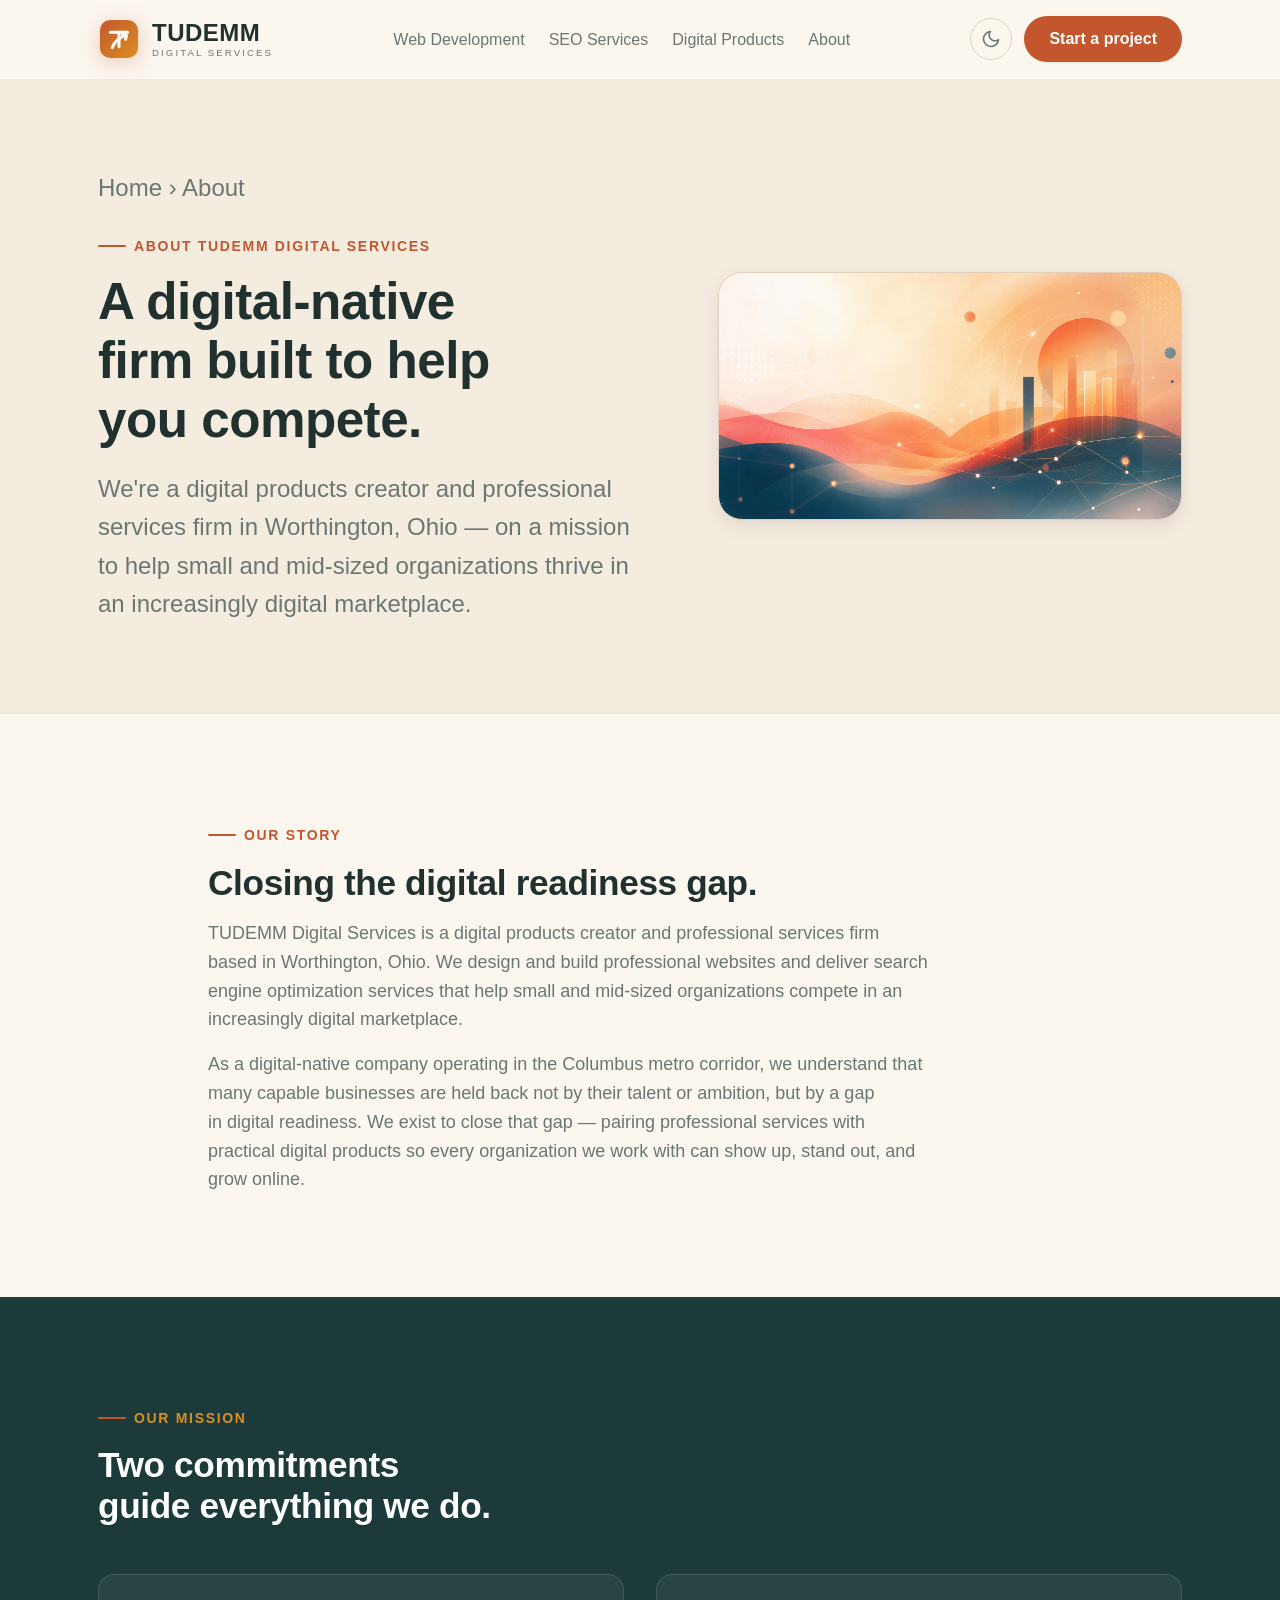
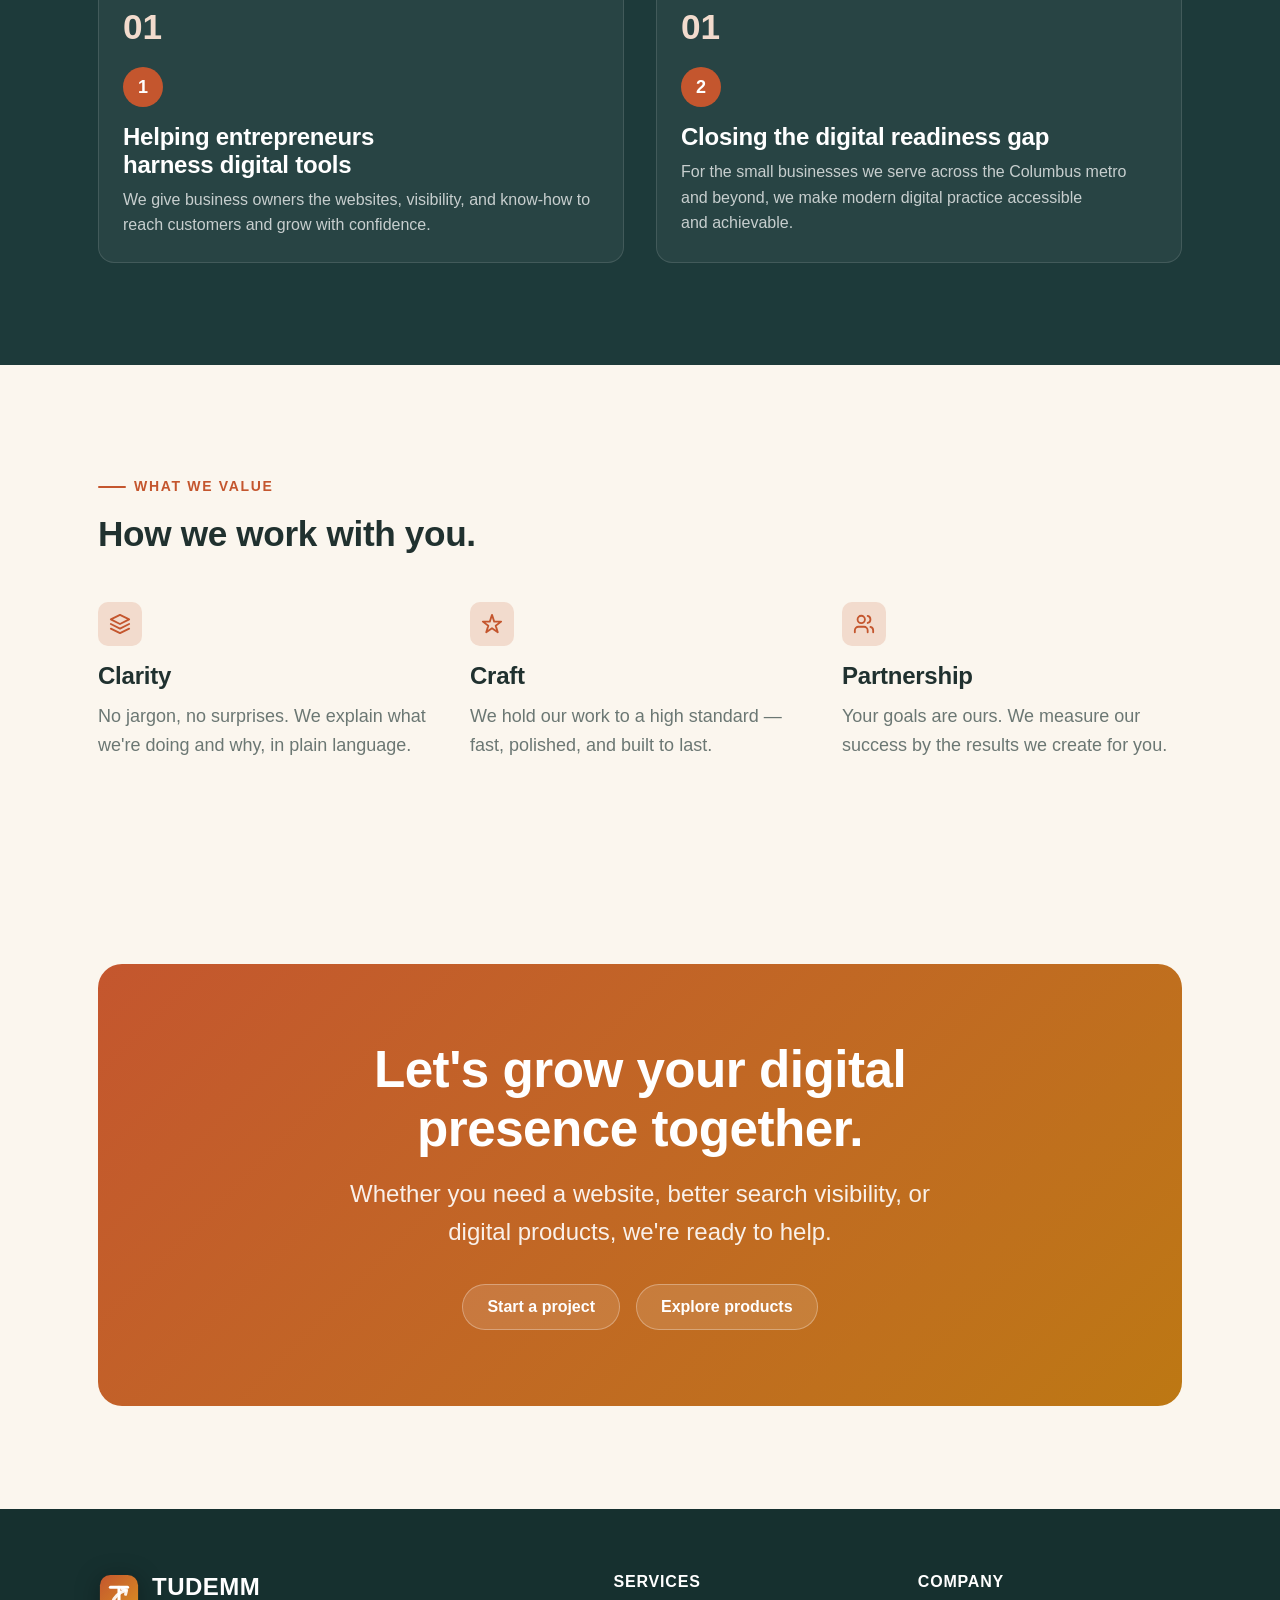
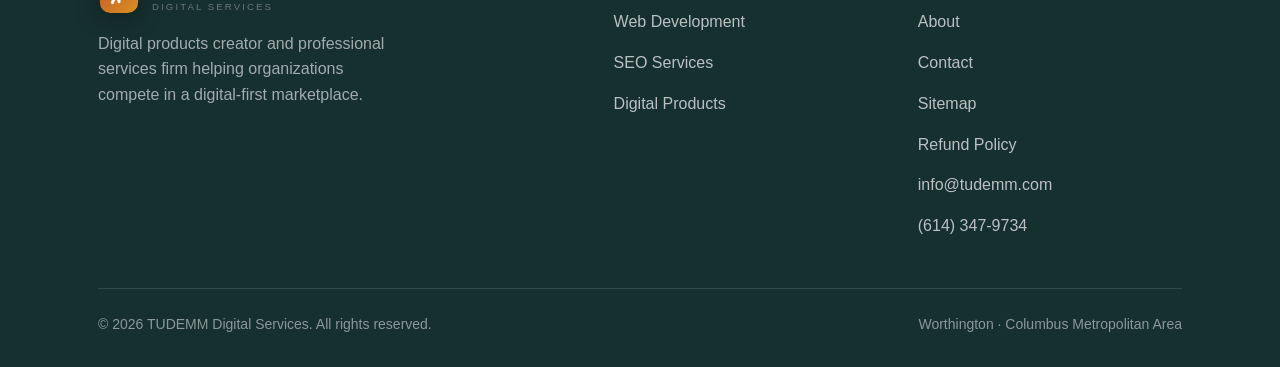
<file: pages/about.html>
<!DOCTYPE html>
<html lang="en">
  <head>
    <meta charset="UTF-8" />
    <link rel="icon" type="image/svg+xml" href="data:image/svg+xml,%3Csvg xmlns='http://www.w3.org/2000/svg' viewBox='0 0 44 44'%3E%3Cdefs%3E%3ClinearGradient id='g' x1='0' y1='0' x2='44' y2='44' gradientUnits='userSpaceOnUse'%3E%3Cstop stop-color='%23c4562e'/%3E%3Cstop offset='1' stop-color='%23d99021'/%3E%3C/linearGradient%3E%3C/defs%3E%3Crect x='2' y='2' width='40' height='40' rx='11' fill='url(%23g)'/%3E%3Cpath d='M13 15h18' stroke='%23fff' stroke-width='3.2' stroke-linecap='round'/%3E%3Cpath d='M22 15v15' stroke='%23fff' stroke-width='3.2' stroke-linecap='round'/%3E%3Cpath d='M15 31c2.4-6.4 6.8-10.4 13.6-12.6' stroke='%23fff' stroke-width='3.2' stroke-linecap='round' stroke-linejoin='round' opacity='.9'/%3E%3C/svg%3E" />
    <meta name="viewport" content="width=device-width, initial-scale=1.0" />
    <meta name="format-detection" content="telephone=no" />
    <title>About — TUDEMM</title>
    <link rel="canonical" href="https://tudemm.com/pages/about" />
    <meta
      name="description"
      content="About TUDEMM Digital Services — a digital-native products creator and professional services firm in Worthington, Ohio, helping small and mid-sized organizations compete in a digital marketplace."
    />
    <meta property="og:title" content="About — TUDEMM" />
    <meta property="og:url" content="https://tudemm.com/pages/about" />
    <meta property="og:image" content="../assets/hero.png" />
    <link rel="preconnect" href="https://api.fontshare.com" />
    <link href="https://api.fontshare.com/v2/css?f[]=clash-display@500,600&f[]=general-sans@400,500,600&display=swap" rel="stylesheet" />
    <link rel="stylesheet" href="../base.css" />
    <link rel="stylesheet" href="../style.css" />
  </head>
  <body>
    <a href="#main" class="sr-only">Skip to content</a>
    <header class="header">
      <div class="container">
        <nav class="nav" aria-label="Primary">
          <a href="../index.html" class="brand" aria-label="TUDEMM home">
            <svg viewBox="0 0 44 44" fill="none" aria-hidden="true" class="brand-mark">
              <rect x="2" y="2" width="40" height="40" rx="11" fill="url(#tudemmGrad1)" />
              <path d="M13 15h18" stroke="#fff" stroke-width="3.2" stroke-linecap="round" />
              <path d="M22 15v15" stroke="#fff" stroke-width="3.2" stroke-linecap="round" />
              <path d="M15 31c2.4-6.4 6.8-10.4 13.6-12.6" stroke="#fff" stroke-width="3.2" stroke-linecap="round" stroke-linejoin="round" opacity="0.9" />
              <path d="M25.6 16.8 30 18l-1.1 4.3" stroke="#fff" stroke-width="3.2" stroke-linecap="round" stroke-linejoin="round" opacity="0.9" />
              <defs>
                <linearGradient id="tudemmGrad1" x1="2" y1="2" x2="42" y2="42" gradientUnits="userSpaceOnUse">
                  <stop stop-color="#c4562e" />
                  <stop offset="1" stop-color="#d99021" />
                </linearGradient>
              </defs>
            </svg>
            <span class="brand-name">TUDEMM<small>DIGITAL SERVICES</small></span>
          </a>
          <ul class="nav-links">
            <li><a href="./web-development.html">Web Development</a></li>
            <li><a href="./seo.html">SEO Services</a></li>
            <li><a href="./products.html">Digital Products</a></li>
            <li><a href="./about.html">About</a></li>
          </ul>
          <div class="nav-actions">
            <button class="icon-btn" data-theme-toggle aria-label="Switch theme"></button>
            <a href="./contact.html" class="btn btn-primary">Start a project</a>
            <button class="icon-btn nav-toggle" data-nav-toggle aria-label="Open menu" aria-expanded="false">
              <svg width="20" height="20" viewBox="0 0 24 24" fill="none" stroke="currentColor" stroke-width="2" stroke-linecap="round"><path d="M3 6h18M3 12h18M3 18h18" /></svg>
            </button>
          </div>
        </nav>
        <div class="mobile-menu">
          <a href="./web-development.html">Web Development</a>
          <a href="./seo.html">SEO Services</a>
          <a href="./products.html">Digital Products</a>
          <a href="./about.html">About</a>
          <a href="./contact.html" class="btn btn-primary">Start a project</a>
        </div>
      </div>
    </header>

    <main id="main">
      <section class="page-hero">
        <div class="container">
          <div class="inner">
            <div>
              <p class="breadcrumb"><a href="../index.html">Home</a> &rsaquo; About</p>
              <span class="eyebrow">About TUDEMM Digital Services</span>
              <h1>A digital-native firm built to help you compete.</h1>
              <p>
                We're a digital products creator and professional services firm in Worthington,
                Ohio — on a mission to help small and mid-sized organizations thrive in an
                increasingly digital marketplace.
              </p>
            </div>
            <div class="page-hero-figure">
              <img src="../assets/hero.png" alt="Abstract warm digital landscape representing growth and connectivity" />
            </div>
          </div>
        </div>
      </section>

      <!-- STORY -->
      <section>
        <div class="container container--narrow">
          <div class="reveal">
            <span class="eyebrow">Our story</span>
            <h2 class="section-title">Closing the digital readiness gap.</h2>
            <p class="text-muted" style="margin-bottom: var(--space-4)">
              TUDEMM Digital Services is a digital products creator and professional services firm
              based in Worthington, Ohio.
              We design and build professional websites and deliver search engine optimization
              services that help small and mid-sized organizations compete in an increasingly
              digital marketplace.
            </p>
            <p class="text-muted">
              As a digital-native company operating in the Columbus metro corridor, we understand
              that many capable businesses are held back not by their talent or ambition, but by a
              gap in digital readiness. We exist to close that gap — pairing professional services
              with practical digital products so every organization we work with can show up,
              stand out, and grow online.
            </p>
          </div>
        </div>
      </section>

      <!-- MISSION -->
      <section class="band-ink">
        <div class="container">
          <div class="section-head reveal">
            <span class="eyebrow" style="color: var(--color-gold)">Our mission</span>
            <h2 class="section-title">Two commitments guide everything we do.</h2>
          </div>
          <div class="grid" style="grid-template-columns: repeat(auto-fit, minmax(300px, 1fr)); gap: var(--space-8)">
            <div class="step reveal" style="counter-reset:none; background:rgba(255,255,255,0.05); border-color:rgba(255,255,255,0.12)">
              <span class="mission-num" style="margin-bottom: var(--space-4)">1</span>
              <h3 style="color:#fff; font-size: var(--text-lg)">Helping entrepreneurs harness digital tools</h3>
              <p style="color:rgba(255,255,255,0.74)">We give business owners the websites, visibility, and know-how to reach customers and grow with confidence.</p>
            </div>
            <div class="step reveal" style="counter-reset:none; background:rgba(255,255,255,0.05); border-color:rgba(255,255,255,0.12)">
              <span class="mission-num" style="margin-bottom: var(--space-4)">2</span>
              <h3 style="color:#fff; font-size: var(--text-lg)">Closing the digital readiness gap</h3>
              <p style="color:rgba(255,255,255,0.74)">For the small businesses we serve across the Columbus metro and beyond, we make modern digital practice accessible and achievable.</p>
            </div>
          </div>
        </div>
      </section>

      <!-- VALUES -->
      <section>
        <div class="container">
          <div class="section-head reveal">
            <span class="eyebrow">What we value</span>
            <h2 class="section-title">How we work with you.</h2>
          </div>
          <div class="grid feature-grid">
            <div class="feature reveal">
              <span class="card-icon"><svg viewBox="0 0 24 24" fill="none" stroke="currentColor" stroke-width="2" stroke-linecap="round" stroke-linejoin="round"><path d="M12 2 2 7l10 5 10-5-10-5zM2 17l10 5 10-5M2 12l10 5 10-5"/></svg></span>
              <h3>Clarity</h3>
              <p>No jargon, no surprises. We explain what we're doing and why, in plain language.</p>
            </div>
            <div class="feature reveal">
              <span class="card-icon"><svg viewBox="0 0 24 24" fill="none" stroke="currentColor" stroke-width="2" stroke-linecap="round" stroke-linejoin="round"><path d="m12 2 2.4 7.4H22l-6 4.4 2.3 7.2L12 16.6 5.7 21l2.3-7.2-6-4.4h7.6z"/></svg></span>
              <h3>Craft</h3>
              <p>We hold our work to a high standard — fast, polished, and built to last.</p>
            </div>
            <div class="feature reveal">
              <span class="card-icon"><svg viewBox="0 0 24 24" fill="none" stroke="currentColor" stroke-width="2" stroke-linecap="round" stroke-linejoin="round"><path d="M16 21v-2a4 4 0 0 0-4-4H6a4 4 0 0 0-4 4v2"/><circle cx="9" cy="7" r="4"/><path d="M22 21v-2a4 4 0 0 0-3-3.87M16 3.13a4 4 0 0 1 0 7.75"/></svg></span>
              <h3>Partnership</h3>
              <p>Your goals are ours. We measure our success by the results we create for you.</p>
            </div>
          </div>
        </div>
      </section>

      <!-- CTA -->
      <section>
        <div class="container">
          <div class="cta-band reveal">
            <h2>Let's grow your digital presence together.</h2>
            <p>Whether you need a website, better search visibility, or digital products, we're ready to help.</p>
            <div class="cta-actions">
              <a href="./contact.html" class="btn btn-light">Start a project</a>
              <a href="./products.html" class="btn btn-light">Explore products</a>
            </div>
          </div>
        </div>
      </section>
    </main>

    <footer class="footer">
      <div class="container">
        <div class="footer-grid">
          <div>
            <a href="../index.html" class="brand" aria-label="TUDEMM home">
              <svg viewBox="0 0 44 44" fill="none" aria-hidden="true" class="brand-mark">
              <rect x="2" y="2" width="40" height="40" rx="11" fill="url(#tudemmGrad2)" />
              <path d="M13 15h18" stroke="#fff" stroke-width="3.2" stroke-linecap="round" />
              <path d="M22 15v15" stroke="#fff" stroke-width="3.2" stroke-linecap="round" />
              <path d="M15 31c2.4-6.4 6.8-10.4 13.6-12.6" stroke="#fff" stroke-width="3.2" stroke-linecap="round" stroke-linejoin="round" opacity="0.9" />
              <path d="M25.6 16.8 30 18l-1.1 4.3" stroke="#fff" stroke-width="3.2" stroke-linecap="round" stroke-linejoin="round" opacity="0.9" />
              <defs>
                <linearGradient id="tudemmGrad2" x1="2" y1="2" x2="42" y2="42" gradientUnits="userSpaceOnUse">
                  <stop stop-color="#c4562e" />
                  <stop offset="1" stop-color="#d99021" />
                </linearGradient>
              </defs>
            </svg>
              <span class="brand-name" style="color:#fff">TUDEMM<small>DIGITAL SERVICES</small></span>
            </a>
            <p class="footer-about">Digital products creator and professional services firm helping organizations compete in a digital-first marketplace.</p>
          </div>
          <div>
            <h5>Services</h5>
            <ul>
              <li><a href="./web-development.html">Web Development</a></li>
              <li><a href="./seo.html">SEO Services</a></li>
              <li><a href="./products.html">Digital Products</a></li>
            </ul>
          </div>
          <div>
            <h5>Company</h5>
            <ul>
              <li><a href="./about.html">About</a></li>
              <li><a href="./contact.html">Contact</a></li>
              <li><a href="./sitemap.html">Sitemap</a></li>
              <li><a href="./refunds.html">Refund Policy</a></li>
              <li><a href="mailto:info@tudemm.com">info@tudemm.com</a></li>
              <li><span>(614) 347-9734</span></li>
            </ul>
          </div>
        </div>
        <div class="footer-bottom">
          <span>&copy; <span data-year>2026</span> TUDEMM Digital Services. All rights reserved.</span>
          <span>Worthington · Columbus Metropolitan Area</span>
        </div>
      </div>
    </footer>
    <script src="../app.js" defer></script>
  </body>
</html>
</file>
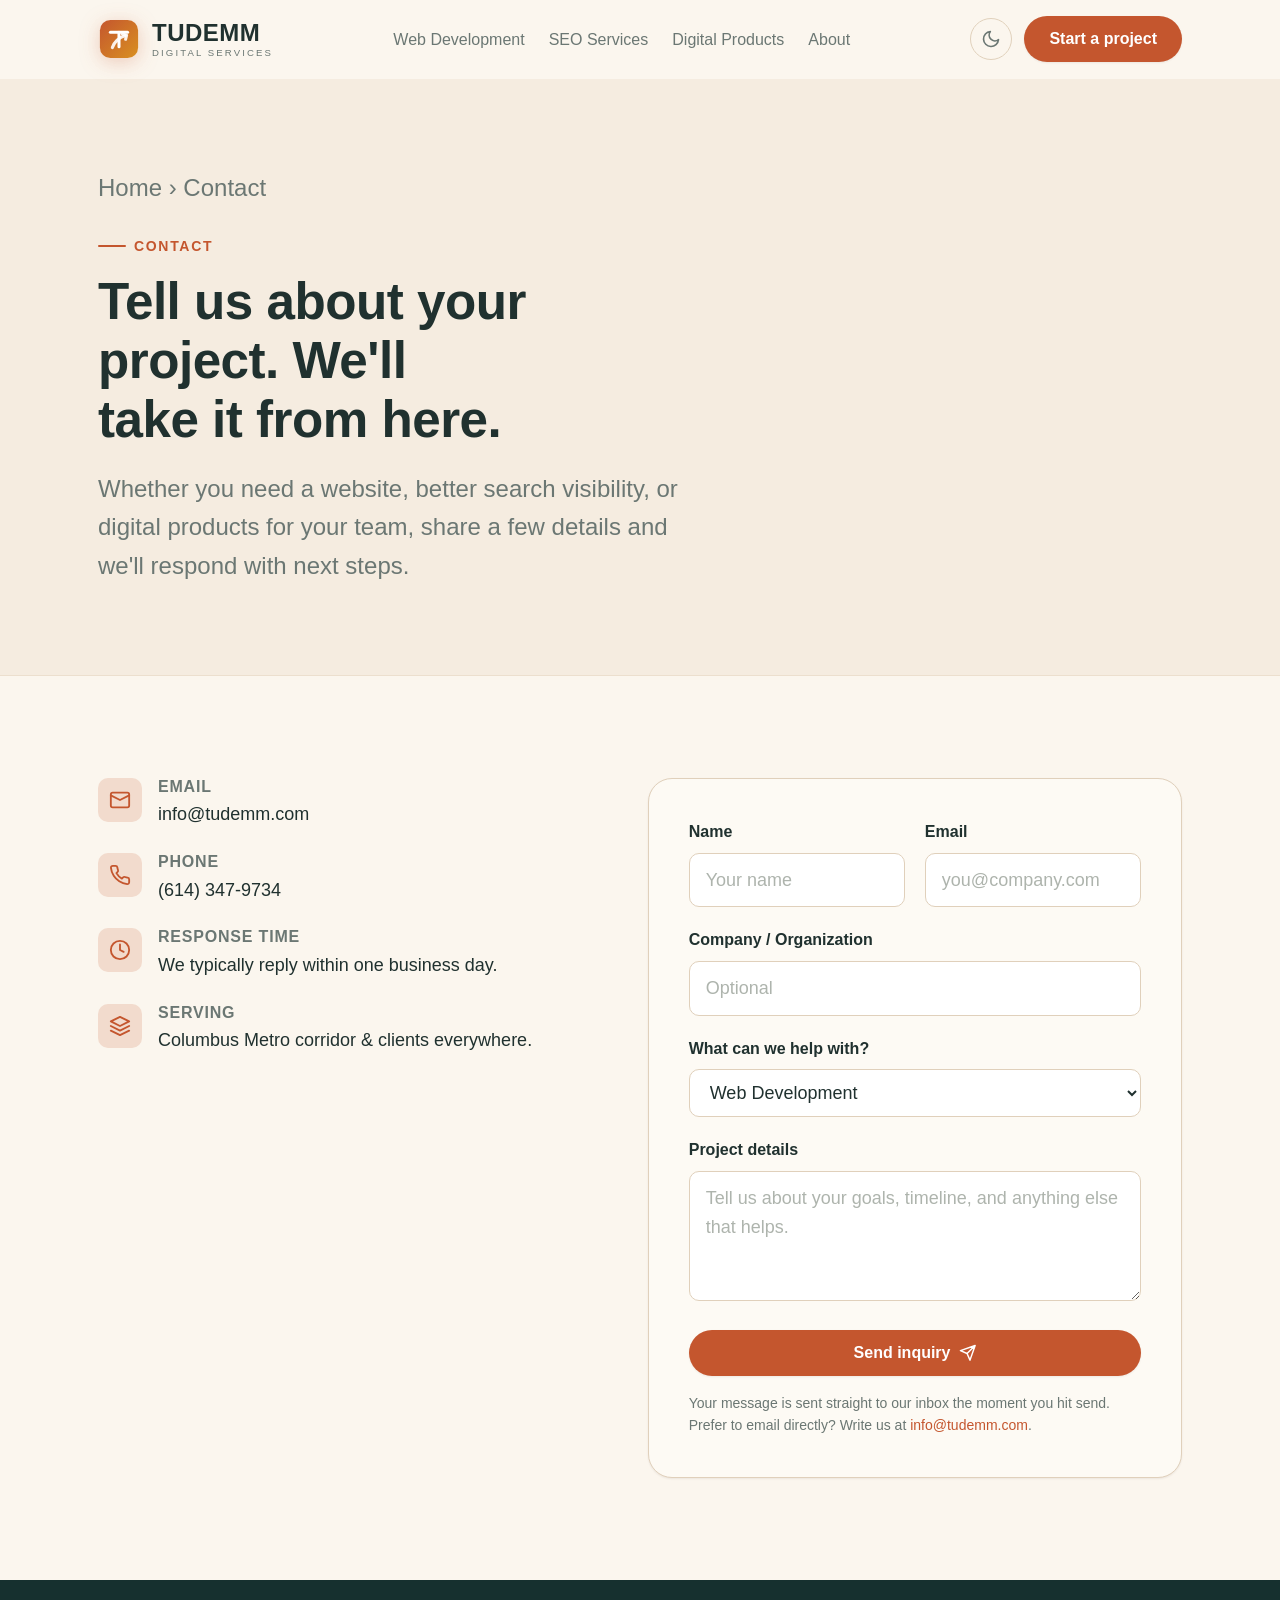
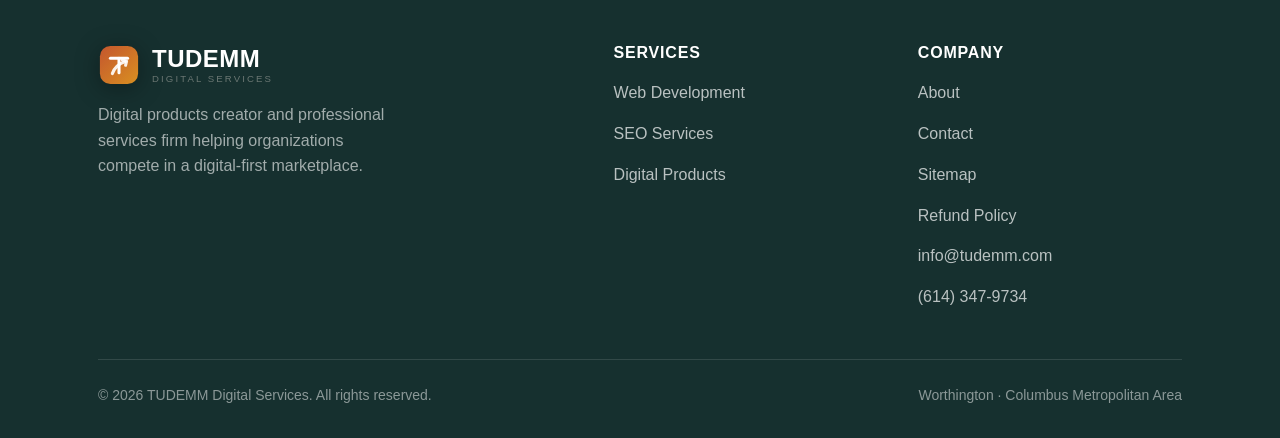
<file: pages/contact.html>
<!DOCTYPE html>
<html lang="en">
  <head>
    <meta charset="UTF-8" />
    <link rel="icon" type="image/svg+xml" href="data:image/svg+xml,%3Csvg xmlns='http://www.w3.org/2000/svg' viewBox='0 0 44 44'%3E%3Cdefs%3E%3ClinearGradient id='g' x1='0' y1='0' x2='44' y2='44' gradientUnits='userSpaceOnUse'%3E%3Cstop stop-color='%23c4562e'/%3E%3Cstop offset='1' stop-color='%23d99021'/%3E%3C/linearGradient%3E%3C/defs%3E%3Crect x='2' y='2' width='40' height='40' rx='11' fill='url(%23g)'/%3E%3Cpath d='M13 15h18' stroke='%23fff' stroke-width='3.2' stroke-linecap='round'/%3E%3Cpath d='M22 15v15' stroke='%23fff' stroke-width='3.2' stroke-linecap='round'/%3E%3Cpath d='M15 31c2.4-6.4 6.8-10.4 13.6-12.6' stroke='%23fff' stroke-width='3.2' stroke-linecap='round' stroke-linejoin='round' opacity='.9'/%3E%3C/svg%3E" />
    <meta name="viewport" content="width=device-width, initial-scale=1.0" />
    <meta name="format-detection" content="telephone=no" />
    <title>Contact — TUDEMM</title>
    <link rel="canonical" href="https://tudemm.com/pages/contact" />
    <meta
      name="description"
      content="Contact TUDEMM Digital Services in Worthington, Ohio. Start a web development, SEO, or digital products project — tell us your goals and we'll be in touch."
    />
    <meta property="og:title" content="Contact — TUDEMM" />
    <meta property="og:url" content="https://tudemm.com/pages/contact" />
    <meta property="og:image" content="../assets/hero.png" />
    <link rel="preconnect" href="https://api.fontshare.com" />
    <link href="https://api.fontshare.com/v2/css?f[]=clash-display@500,600&f[]=general-sans@400,500,600&display=swap" rel="stylesheet" />
    <link rel="stylesheet" href="../base.css" />
    <link rel="stylesheet" href="../style.css" />
  </head>
  <body>
    <a href="#main" class="sr-only">Skip to content</a>
    <header class="header">
      <div class="container">
        <nav class="nav" aria-label="Primary">
          <a href="../index.html" class="brand" aria-label="TUDEMM home">
            <svg viewBox="0 0 44 44" fill="none" aria-hidden="true" class="brand-mark">
              <rect x="2" y="2" width="40" height="40" rx="11" fill="url(#tudemmGrad1)" />
              <path d="M13 15h18" stroke="#fff" stroke-width="3.2" stroke-linecap="round" />
              <path d="M22 15v15" stroke="#fff" stroke-width="3.2" stroke-linecap="round" />
              <path d="M15 31c2.4-6.4 6.8-10.4 13.6-12.6" stroke="#fff" stroke-width="3.2" stroke-linecap="round" stroke-linejoin="round" opacity="0.9" />
              <path d="M25.6 16.8 30 18l-1.1 4.3" stroke="#fff" stroke-width="3.2" stroke-linecap="round" stroke-linejoin="round" opacity="0.9" />
              <defs>
                <linearGradient id="tudemmGrad1" x1="2" y1="2" x2="42" y2="42" gradientUnits="userSpaceOnUse">
                  <stop stop-color="#c4562e" />
                  <stop offset="1" stop-color="#d99021" />
                </linearGradient>
              </defs>
            </svg>
            <span class="brand-name">TUDEMM<small>DIGITAL SERVICES</small></span>
          </a>
          <ul class="nav-links">
            <li><a href="./web-development.html">Web Development</a></li>
            <li><a href="./seo.html">SEO Services</a></li>
            <li><a href="./products.html">Digital Products</a></li>
            <li><a href="./about.html">About</a></li>
          </ul>
          <div class="nav-actions">
            <button class="icon-btn" data-theme-toggle aria-label="Switch theme"></button>
            <a href="./contact.html" class="btn btn-primary">Start a project</a>
            <button class="icon-btn nav-toggle" data-nav-toggle aria-label="Open menu" aria-expanded="false">
              <svg width="20" height="20" viewBox="0 0 24 24" fill="none" stroke="currentColor" stroke-width="2" stroke-linecap="round"><path d="M3 6h18M3 12h18M3 18h18" /></svg>
            </button>
          </div>
        </nav>
        <div class="mobile-menu">
          <a href="./web-development.html">Web Development</a>
          <a href="./seo.html">SEO Services</a>
          <a href="./products.html">Digital Products</a>
          <a href="./about.html">About</a>
          <a href="./contact.html" class="btn btn-primary">Start a project</a>
        </div>
      </div>
    </header>

    <main id="main">
      <section class="page-hero">
        <div class="container">
          <p class="breadcrumb"><a href="../index.html">Home</a> &rsaquo; Contact</p>
          <span class="eyebrow">Contact</span>
          <h1 style="max-width: 18ch">Tell us about your project. We'll take it from here.</h1>
          <p>
            Whether you need a website, better search visibility, or digital products for your
            team, share a few details and we'll respond with next steps.
          </p>
        </div>
      </section>

      <section>
        <div class="container">
          <div class="grid contact-grid">
            <!-- Info -->
            <div class="contact-info reveal">
              <div class="info-item">
                <span class="card-icon"><svg viewBox="0 0 24 24" fill="none" stroke="currentColor" stroke-width="2" stroke-linecap="round" stroke-linejoin="round"><path d="M4 4h16a2 2 0 0 1 2 2v12a2 2 0 0 1-2 2H4a2 2 0 0 1-2-2V6a2 2 0 0 1 2-2z"/><path d="m22 7-10 5L2 7"/></svg></span>
                <div>
                  <h4>Email</h4>
                  <a href="mailto:info@tudemm.com">info@tudemm.com</a>
                </div>
              </div>
              <div class="info-item">
                <span class="card-icon"><svg viewBox="0 0 24 24" fill="none" stroke="currentColor" stroke-width="2" stroke-linecap="round" stroke-linejoin="round"><path d="M22 16.92v3a2 2 0 0 1-2.18 2 19.79 19.79 0 0 1-8.63-3.07 19.5 19.5 0 0 1-6-6 19.79 19.79 0 0 1-3.07-8.67A2 2 0 0 1 4.11 2h3a2 2 0 0 1 2 1.72c.13.96.36 1.9.7 2.81a2 2 0 0 1-.45 2.11L8.09 9.91a16 16 0 0 0 6 6l1.27-1.27a2 2 0 0 1 2.11-.45c.91.34 1.85.57 2.81.7A2 2 0 0 1 22 16.92z"/></svg></span>
                <div>
                  <h4>Phone</h4>
                  <p>(614) 347-9734</p>
                </div>
              </div>
              <div class="info-item">
                <span class="card-icon"><svg viewBox="0 0 24 24" fill="none" stroke="currentColor" stroke-width="2" stroke-linecap="round" stroke-linejoin="round"><circle cx="12" cy="12" r="10"/><path d="M12 6v6l4 2"/></svg></span>
                <div>
                  <h4>Response time</h4>
                  <p>We typically reply within one business day.</p>
                </div>
              </div>
              <div class="info-item">
                <span class="card-icon"><svg viewBox="0 0 24 24" fill="none" stroke="currentColor" stroke-width="2" stroke-linecap="round" stroke-linejoin="round"><path d="M12 2 2 7l10 5 10-5-10-5zM2 17l10 5 10-5M2 12l10 5 10-5"/></svg></span>
                <div>
                  <h4>Serving</h4>
                  <p>Columbus Metro corridor &amp; clients everywhere.</p>
                </div>
              </div>
            </div>

            <!-- Form -->
            <form data-contact-form novalidate>
              <div data-form-fields>
                <div class="field-row">
                  <div class="field">
                    <label for="name">Name</label>
                    <input type="text" id="name" name="name" placeholder="Your name" required autocomplete="name" />
                  </div>
                  <div class="field">
                    <label for="email">Email</label>
                    <input type="email" id="email" name="email" placeholder="you@company.com" required autocomplete="email" />
                  </div>
                </div>
                <div class="field">
                  <label for="company">Company / Organization</label>
                  <input type="text" id="company" name="company" placeholder="Optional" autocomplete="organization" />
                </div>
                <div class="field">
                  <label for="service">What can we help with?</label>
                  <select id="service" name="service">
                    <option>Web Development</option>
                    <option>SEO Services</option>
                    <option>Digital Products</option>
                    <option>Web Development + SEO</option>
                    <option>Something else</option>
                  </select>
                </div>
                <div class="field">
                  <label for="message">Project details</label>
                  <textarea id="message" name="message" placeholder="Tell us about your goals, timeline, and anything else that helps." required></textarea>
                </div>
                <button type="submit" class="btn btn-primary" style="width:100%" data-submit-btn>
                  <span data-btn-label>Send inquiry</span>
                  <svg viewBox="0 0 24 24" fill="none" stroke="currentColor" stroke-width="2" stroke-linecap="round" stroke-linejoin="round"><path d="M22 2 11 13M22 2l-7 20-4-9-9-4 20-7z"/></svg>
                </button>
                <p class="form-error" data-form-error role="alert" hidden></p>
                <p class="form-note">
                  Your message is sent straight to our inbox the moment you hit send. Prefer to email
                  directly? Write us at <a href="mailto:info@tudemm.com" style="color:var(--color-primary); text-decoration:none">info@tudemm.com</a>.
                </p>
              </div>
              <div class="form-success" role="status">
                <svg viewBox="0 0 24 24" fill="none" stroke="currentColor" stroke-width="2" stroke-linecap="round" stroke-linejoin="round"><path d="M22 11.08V12a10 10 0 1 1-5.93-9.14"/><path d="M22 4 12 14.01l-3-3"/></svg>
                <h3>Thank you!</h3>
                <p class="text-muted">Your message has been sent to our team. We'll be in touch at the email you provided within one business day.</p>
              </div>
            </form>
          </div>
        </div>
      </section>
    </main>

    <footer class="footer">
      <div class="container">
        <div class="footer-grid">
          <div>
            <a href="../index.html" class="brand" aria-label="TUDEMM home">
              <svg viewBox="0 0 44 44" fill="none" aria-hidden="true" class="brand-mark">
              <rect x="2" y="2" width="40" height="40" rx="11" fill="url(#tudemmGrad2)" />
              <path d="M13 15h18" stroke="#fff" stroke-width="3.2" stroke-linecap="round" />
              <path d="M22 15v15" stroke="#fff" stroke-width="3.2" stroke-linecap="round" />
              <path d="M15 31c2.4-6.4 6.8-10.4 13.6-12.6" stroke="#fff" stroke-width="3.2" stroke-linecap="round" stroke-linejoin="round" opacity="0.9" />
              <path d="M25.6 16.8 30 18l-1.1 4.3" stroke="#fff" stroke-width="3.2" stroke-linecap="round" stroke-linejoin="round" opacity="0.9" />
              <defs>
                <linearGradient id="tudemmGrad2" x1="2" y1="2" x2="42" y2="42" gradientUnits="userSpaceOnUse">
                  <stop stop-color="#c4562e" />
                  <stop offset="1" stop-color="#d99021" />
                </linearGradient>
              </defs>
            </svg>
              <span class="brand-name" style="color:#fff">TUDEMM<small>DIGITAL SERVICES</small></span>
            </a>
            <p class="footer-about">Digital products creator and professional services firm helping organizations compete in a digital-first marketplace.</p>
          </div>
          <div>
            <h5>Services</h5>
            <ul>
              <li><a href="./web-development.html">Web Development</a></li>
              <li><a href="./seo.html">SEO Services</a></li>
              <li><a href="./products.html">Digital Products</a></li>
            </ul>
          </div>
          <div>
            <h5>Company</h5>
            <ul>
              <li><a href="./about.html">About</a></li>
              <li><a href="./contact.html">Contact</a></li>
              <li><a href="./sitemap.html">Sitemap</a></li>
              <li><a href="./refunds.html">Refund Policy</a></li>
              <li><a href="mailto:info@tudemm.com">info@tudemm.com</a></li>
              <li><span>(614) 347-9734</span></li>
            </ul>
          </div>
        </div>
        <div class="footer-bottom">
          <span>&copy; <span data-year>2026</span> TUDEMM Digital Services. All rights reserved.</span>
          <span>Worthington · Columbus Metropolitan Area</span>
        </div>
      </div>
    </footer>
    <script src="../app.js" defer></script>
  </body>
</html>
</file>
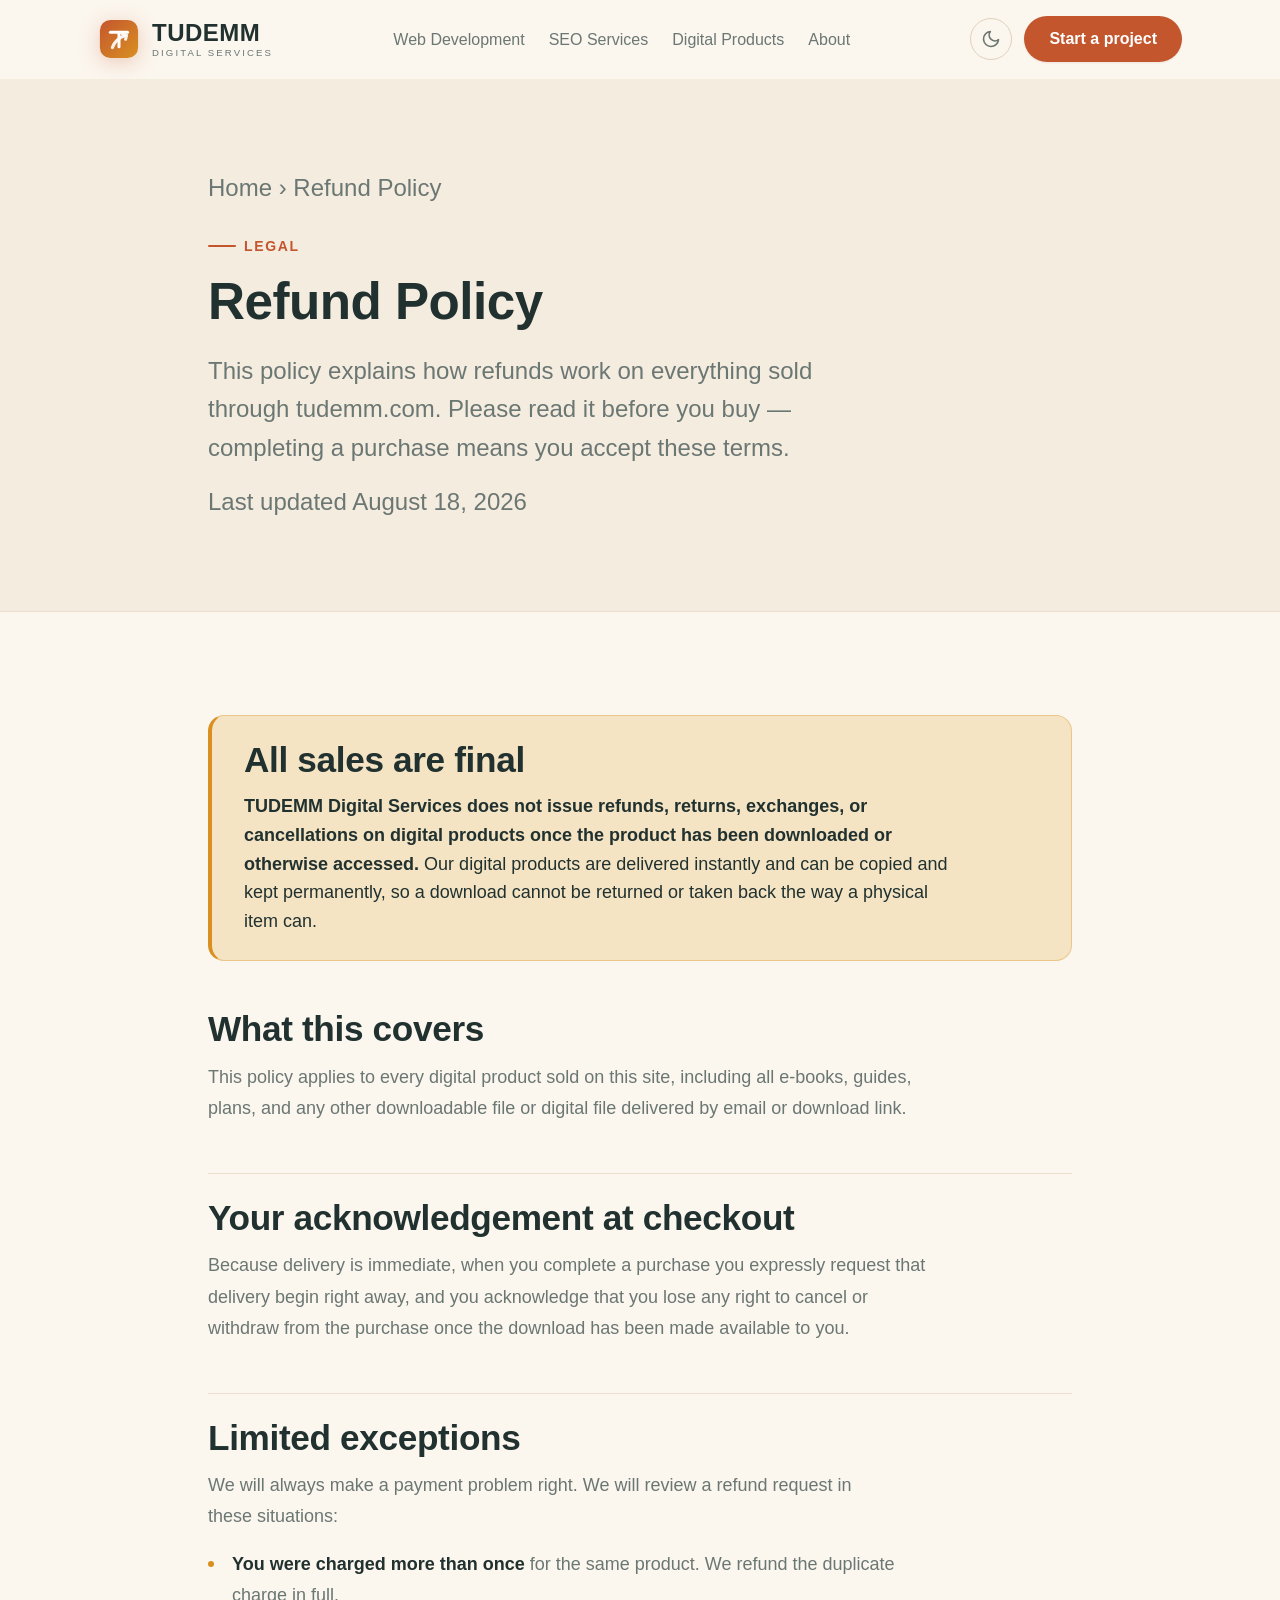
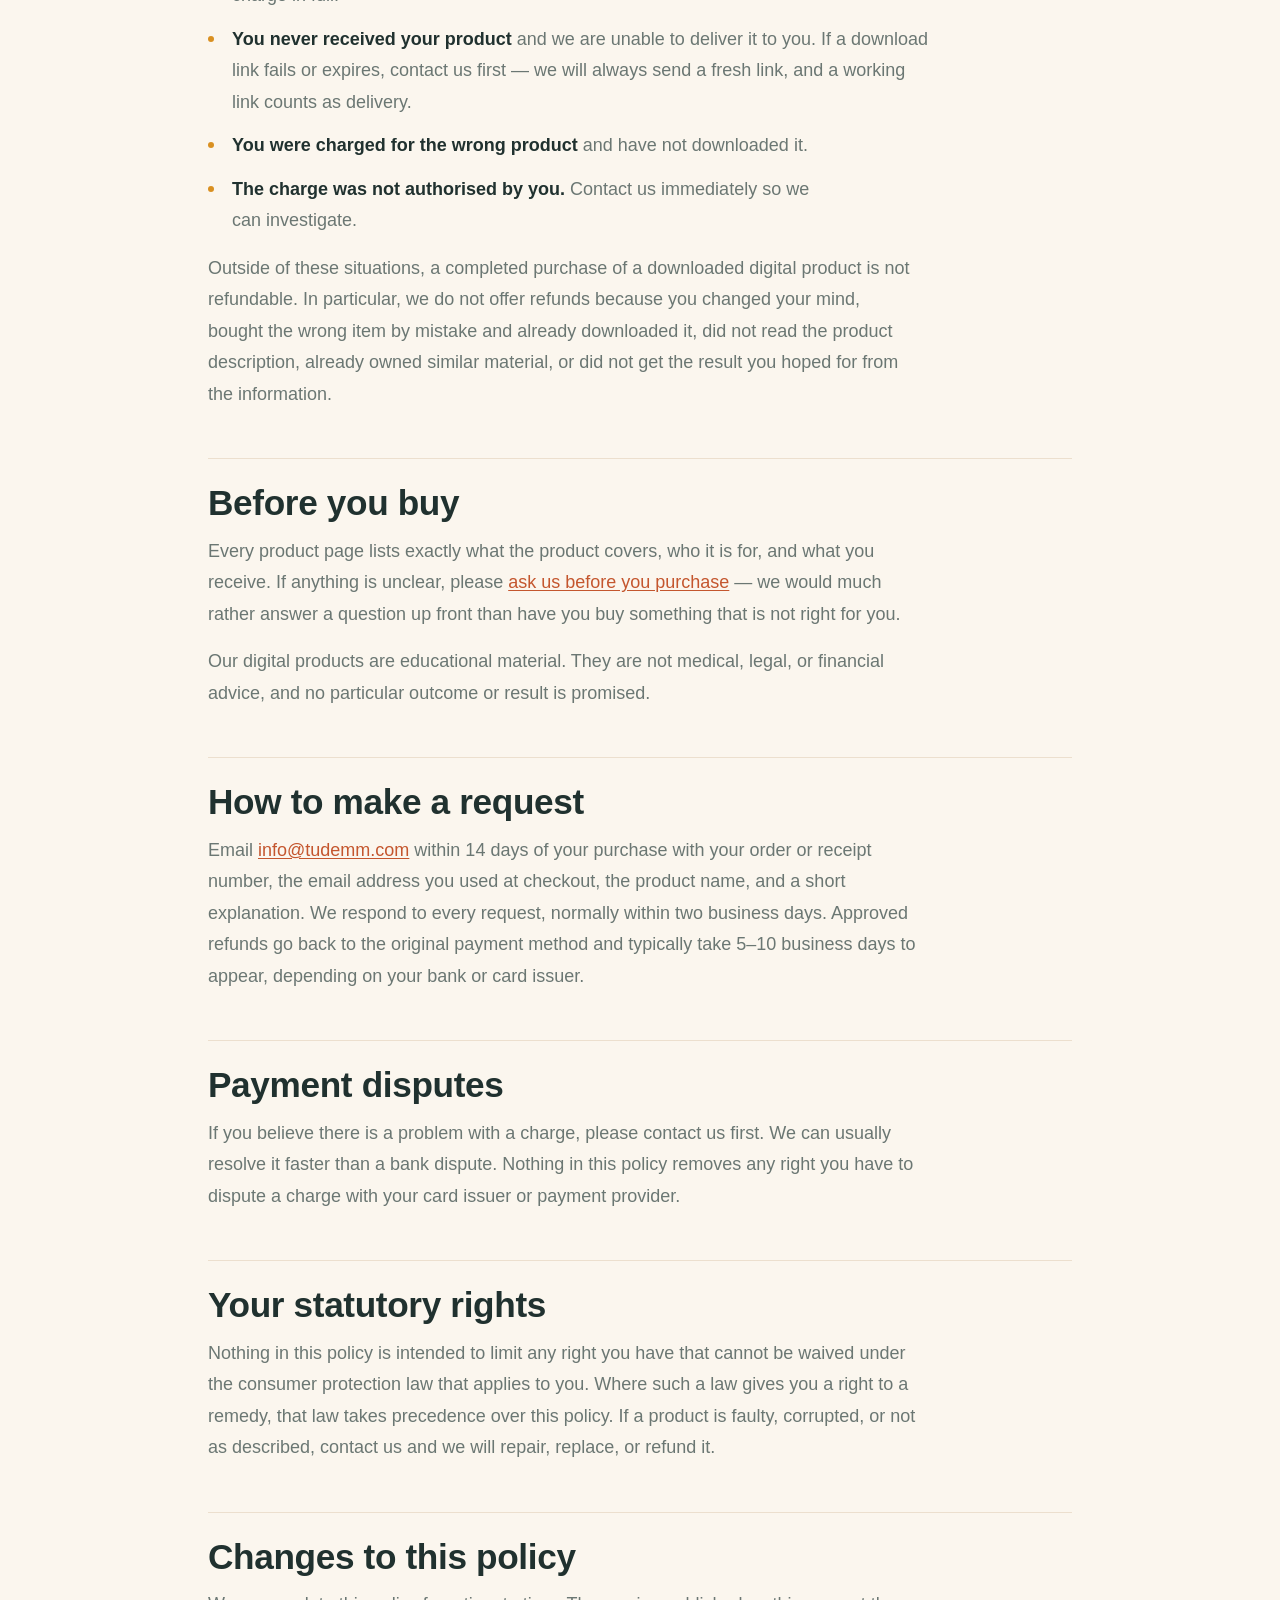
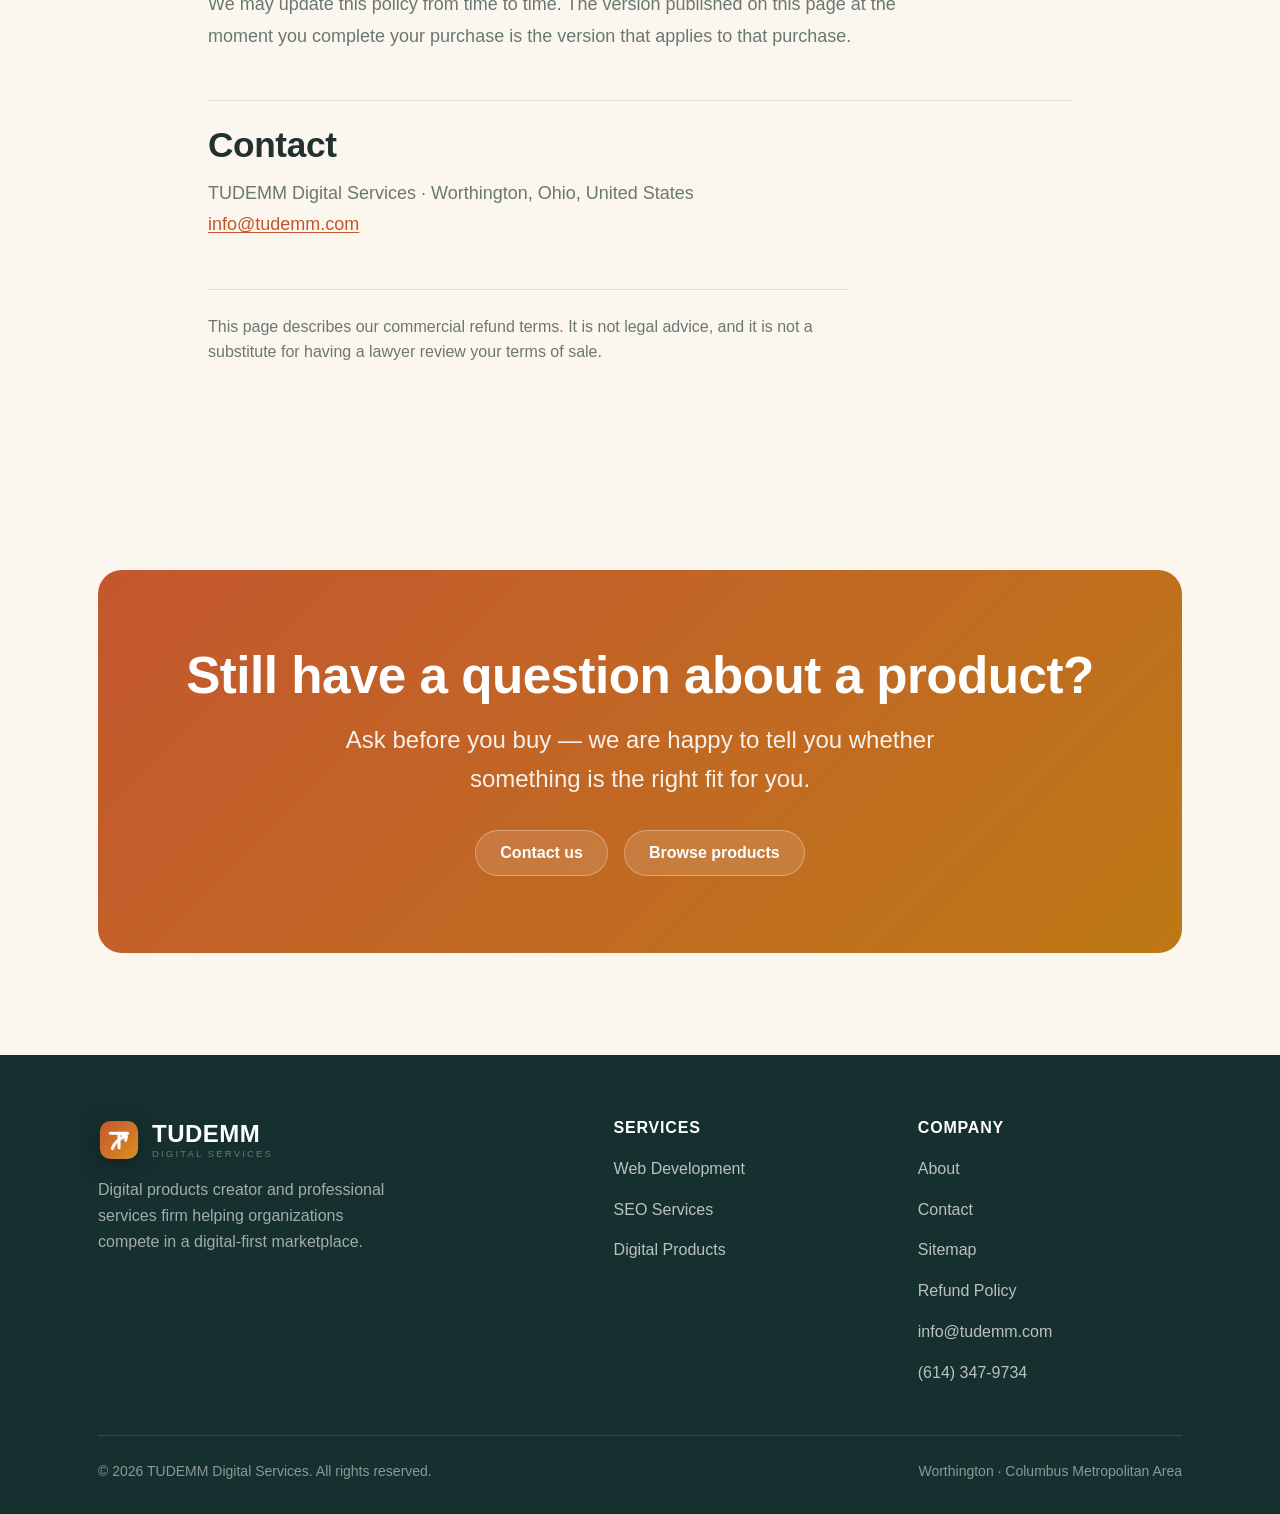
<file: pages/refunds.html>
<!DOCTYPE html>
<html lang="en">
  <head>
    <meta charset="UTF-8" />
    <link rel="icon" type="image/svg+xml" href="data:image/svg+xml,%3Csvg xmlns='http://www.w3.org/2000/svg' viewBox='0 0 44 44'%3E%3Cdefs%3E%3ClinearGradient id='g' x1='0' y1='0' x2='44' y2='44' gradientUnits='userSpaceOnUse'%3E%3Cstop stop-color='%23c4562e'/%3E%3Cstop offset='1' stop-color='%23d99021'/%3E%3C/linearGradient%3E%3C/defs%3E%3Crect x='2' y='2' width='40' height='40' rx='11' fill='url(%23g)'/%3E%3Cpath d='M13 15h18' stroke='%23fff' stroke-width='3.2' stroke-linecap='round'/%3E%3Cpath d='M22 15v15' stroke='%23fff' stroke-width='3.2' stroke-linecap='round'/%3E%3Cpath d='M15 31c2.4-6.4 6.8-10.4 13.6-12.6' stroke='%23fff' stroke-width='3.2' stroke-linecap='round' stroke-linejoin='round' opacity='.9'/%3E%3C/svg%3E" />
    <meta name="viewport" content="width=device-width, initial-scale=1.0" />
    <meta name="format-detection" content="telephone=no" />
    <title>Refund Policy — All Sales Final on Digital Downloads — TUDEMM</title>
    <link rel="canonical" href="https://tudemm.com/pages/refunds" />
    <meta name="description" content="TUDEMM Digital Services refund policy for digital products: all sales are final and no refunds are issued on downloaded digital products. Limited exceptions for duplicate charges and non-delivery." />
    <meta property="og:title" content="Refund Policy — All Sales Final on Digital Downloads — TUDEMM" />
    <meta property="og:url" content="https://tudemm.com/pages/refunds" />
    <meta property="og:image" content="../assets/hero.png" />
    <link rel="preconnect" href="https://api.fontshare.com" />
    <link href="https://api.fontshare.com/v2/css?f[]=clash-display@500,600&f[]=general-sans@400,500,600&display=swap" rel="stylesheet" />
    <link rel="stylesheet" href="../base.css" />
    <link rel="stylesheet" href="../style.css" />
  </head>
  <body>
    <a href="#main" class="sr-only">Skip to content</a>
    <header class="header">
      <div class="container">
        <nav class="nav" aria-label="Primary">
          <a href="../index.html" class="brand" aria-label="TUDEMM home">
            <svg viewBox="0 0 44 44" fill="none" aria-hidden="true" class="brand-mark">
              <rect x="2" y="2" width="40" height="40" rx="11" fill="url(#tudemmGrad1)" />
              <path d="M13 15h18" stroke="#fff" stroke-width="3.2" stroke-linecap="round" />
              <path d="M22 15v15" stroke="#fff" stroke-width="3.2" stroke-linecap="round" />
              <path d="M15 31c2.4-6.4 6.8-10.4 13.6-12.6" stroke="#fff" stroke-width="3.2" stroke-linecap="round" stroke-linejoin="round" opacity="0.9" />
              <path d="M25.6 16.8 30 18l-1.1 4.3" stroke="#fff" stroke-width="3.2" stroke-linecap="round" stroke-linejoin="round" opacity="0.9" />
              <defs>
                <linearGradient id="tudemmGrad1" x1="2" y1="2" x2="42" y2="42" gradientUnits="userSpaceOnUse">
                  <stop stop-color="#c4562e" />
                  <stop offset="1" stop-color="#d99021" />
                </linearGradient>
              </defs>
            </svg>
            <span class="brand-name">TUDEMM<small>DIGITAL SERVICES</small></span>
          </a>
          <ul class="nav-links">
            <li><a href="./web-development.html">Web Development</a></li>
            <li><a href="./seo.html">SEO Services</a></li>
            <li><a href="./products.html">Digital Products</a></li>
            <li><a href="./about.html">About</a></li>
          </ul>
          <div class="nav-actions">
            <button class="icon-btn" data-theme-toggle aria-label="Switch theme"></button>
            <a href="./contact.html" class="btn btn-primary">Start a project</a>
            <button class="icon-btn nav-toggle" data-nav-toggle aria-label="Open menu" aria-expanded="false">
              <svg width="20" height="20" viewBox="0 0 24 24" fill="none" stroke="currentColor" stroke-width="2" stroke-linecap="round"><path d="M3 6h18M3 12h18M3 18h18" /></svg>
            </button>
          </div>
        </nav>
        <div class="mobile-menu">
          <a href="./web-development.html">Web Development</a>
          <a href="./seo.html">SEO Services</a>
          <a href="./products.html">Digital Products</a>
          <a href="./about.html">About</a>
          <a href="./contact.html" class="btn btn-primary">Start a project</a>
        </div>
      </div>
    </header>
    <main id="main">
      <section class="page-hero">
        <div class="container container--narrow">
          <p class="breadcrumb">
            <a href="../index.html">Home</a> &rsaquo; Refund Policy
          </p>
          <span class="eyebrow">Legal</span>
          <h1>Refund Policy</h1>
          <p>
            This policy explains how refunds work on everything sold through
            tudemm.com. Please read it before you buy &mdash; completing a purchase
            means you accept these terms.
          </p>
          <p class="legal-updated">Last updated August 18, 2026</p>
        </div>
      </section>

      <section>
        <div class="container container--narrow">
          <div class="legal-key reveal">
            <h2>All sales are final</h2>
            <p>
              <strong
                >TUDEMM Digital Services does not issue refunds, returns, exchanges, or
                cancellations on digital products once the product has been
                downloaded or otherwise accessed.</strong
              >
              Our digital products are delivered instantly and can be copied and
              kept permanently, so a download cannot be returned or taken back the
              way a physical item can.
            </p>
          </div>

          <div class="legal-prose reveal">
            <h2>What this covers</h2>
            <p>
              This policy applies to every digital product sold on this site,
              including all e-books, guides, plans, and any other downloadable
              file or digital file delivered by email or download link.
            </p>

            <h2>Your acknowledgement at checkout</h2>
            <p>
              Because delivery is immediate, when you complete a purchase you
              expressly request that delivery begin right away, and you
              acknowledge that you lose any right to cancel or withdraw from the
              purchase once the download has been made available to you.
            </p>

            <h2>Limited exceptions</h2>
            <p>
              We will always make a payment problem right. We will review a refund
              request in these situations:
            </p>
            <ul>
              <li>
                <strong>You were charged more than once</strong> for the same
                product. We refund the duplicate charge in full.
              </li>
              <li>
                <strong>You never received your product</strong> and we are unable
                to deliver it to you. If a download link fails or expires, contact
                us first &mdash; we will always send a fresh link, and a working
                link counts as delivery.
              </li>
              <li>
                <strong>You were charged for the wrong product</strong> and have
                not downloaded it.
              </li>
              <li>
                <strong>The charge was not authorised by you.</strong> Contact us
                immediately so we can investigate.
              </li>
            </ul>
            <p>
              Outside of these situations, a completed purchase of a downloaded
              digital product is not refundable. In particular, we do not offer
              refunds because you changed your mind, bought the wrong item by
              mistake and already downloaded it, did not read the product
              description, already owned similar material, or did not get the
              result you hoped for from the information.
            </p>

            <h2>Before you buy</h2>
            <p>
              Every product page lists exactly what the product covers, who it is
              for, and what you receive. If anything is unclear, please
              <a href="./contact.html">ask us before you purchase</a> &mdash; we
              would much rather answer a question up front than have you buy
              something that is not right for you.
            </p>
            <p>
              Our digital products are educational material. They are not medical,
              legal, or financial advice, and no particular outcome or result is
              promised.
            </p>

            <h2>How to make a request</h2>
            <p>
              Email
              <a href="mailto:info@tudemm.com">info@tudemm.com</a> within 14 days
              of your purchase with your order or receipt number, the email address
              you used at checkout, the product name, and a short explanation. We
              respond to every request, normally within two business days. Approved
              refunds go back to the original payment method and typically take
              5&ndash;10 business days to appear, depending on your bank or card
              issuer.
            </p>

            <h2>Payment disputes</h2>
            <p>
              If you believe there is a problem with a charge, please contact us
              first. We can usually resolve it faster than a bank dispute. Nothing
              in this policy removes any right you have to dispute a charge with
              your card issuer or payment provider.
            </p>

            <h2>Your statutory rights</h2>
            <p>
              Nothing in this policy is intended to limit any right you have that
              cannot be waived under the consumer protection law that applies to
              you. Where such a law gives you a right to a remedy, that law takes
              precedence over this policy. If a product is faulty, corrupted, or
              not as described, contact us and we will repair, replace, or refund
              it.
            </p>

            <h2>Changes to this policy</h2>
            <p>
              We may update this policy from time to time. The version published on
              this page at the moment you complete your purchase is the version
              that applies to that purchase.
            </p>

            <h2>Contact</h2>
            <p>
              TUDEMM Digital Services &middot; Worthington, Ohio, United States<br />
              <a href="mailto:info@tudemm.com">info@tudemm.com</a>
            </p>
          </div>

          <p class="legal-foot text-muted">
            This page describes our commercial refund terms. It is not legal
            advice, and it is not a substitute for having a lawyer review your
            terms of sale.
          </p>
        </div>
      </section>

      <section>
        <div class="container">
          <div class="cta-band reveal">
            <h2>Still have a question about a product?</h2>
            <p>
              Ask before you buy &mdash; we are happy to tell you whether something
              is the right fit for you.
            </p>
            <div class="cta-actions">
              <a href="./contact.html" class="btn btn-light">Contact us</a>
              <a href="./products.html" class="btn btn-light">Browse products</a>
            </div>
          </div>
        </div>
      </section>
    </main>
    <footer class="footer">
      <div class="container">
        <div class="footer-grid">
          <div>
            <a href="../index.html" class="brand" aria-label="TUDEMM home">
              <svg viewBox="0 0 44 44" fill="none" aria-hidden="true" class="brand-mark">
              <rect x="2" y="2" width="40" height="40" rx="11" fill="url(#tudemmGrad2)" />
              <path d="M13 15h18" stroke="#fff" stroke-width="3.2" stroke-linecap="round" />
              <path d="M22 15v15" stroke="#fff" stroke-width="3.2" stroke-linecap="round" />
              <path d="M15 31c2.4-6.4 6.8-10.4 13.6-12.6" stroke="#fff" stroke-width="3.2" stroke-linecap="round" stroke-linejoin="round" opacity="0.9" />
              <path d="M25.6 16.8 30 18l-1.1 4.3" stroke="#fff" stroke-width="3.2" stroke-linecap="round" stroke-linejoin="round" opacity="0.9" />
              <defs>
                <linearGradient id="tudemmGrad2" x1="2" y1="2" x2="42" y2="42" gradientUnits="userSpaceOnUse">
                  <stop stop-color="#c4562e" />
                  <stop offset="1" stop-color="#d99021" />
                </linearGradient>
              </defs>
            </svg>
              <span class="brand-name" style="color:#fff">TUDEMM<small>DIGITAL SERVICES</small></span>
            </a>
            <p class="footer-about">Digital products creator and professional services firm helping organizations compete in a digital-first marketplace.</p>
          </div>
          <div>
            <h5>Services</h5>
            <ul>
              <li><a href="./web-development.html">Web Development</a></li>
              <li><a href="./seo.html">SEO Services</a></li>
              <li><a href="./products.html">Digital Products</a></li>
            </ul>
          </div>
          <div>
            <h5>Company</h5>
            <ul>
              <li><a href="./about.html">About</a></li>
              <li><a href="./contact.html">Contact</a></li>
              <li><a href="./sitemap.html">Sitemap</a></li>
              <li><a href="./refunds.html">Refund Policy</a></li>
              <li><a href="mailto:info@tudemm.com">info@tudemm.com</a></li>
              <li><span>(614) 347-9734</span></li>
            </ul>
          </div>
        </div>
        <div class="footer-bottom">
          <span>&copy; <span data-year>2026</span> TUDEMM Digital Services. All rights reserved.</span>
          <span>Worthington · Columbus Metropolitan Area</span>
        </div>
      </div>
    </footer>
    <script src="../app.js" defer></script>
  </body>
</html>
</file>
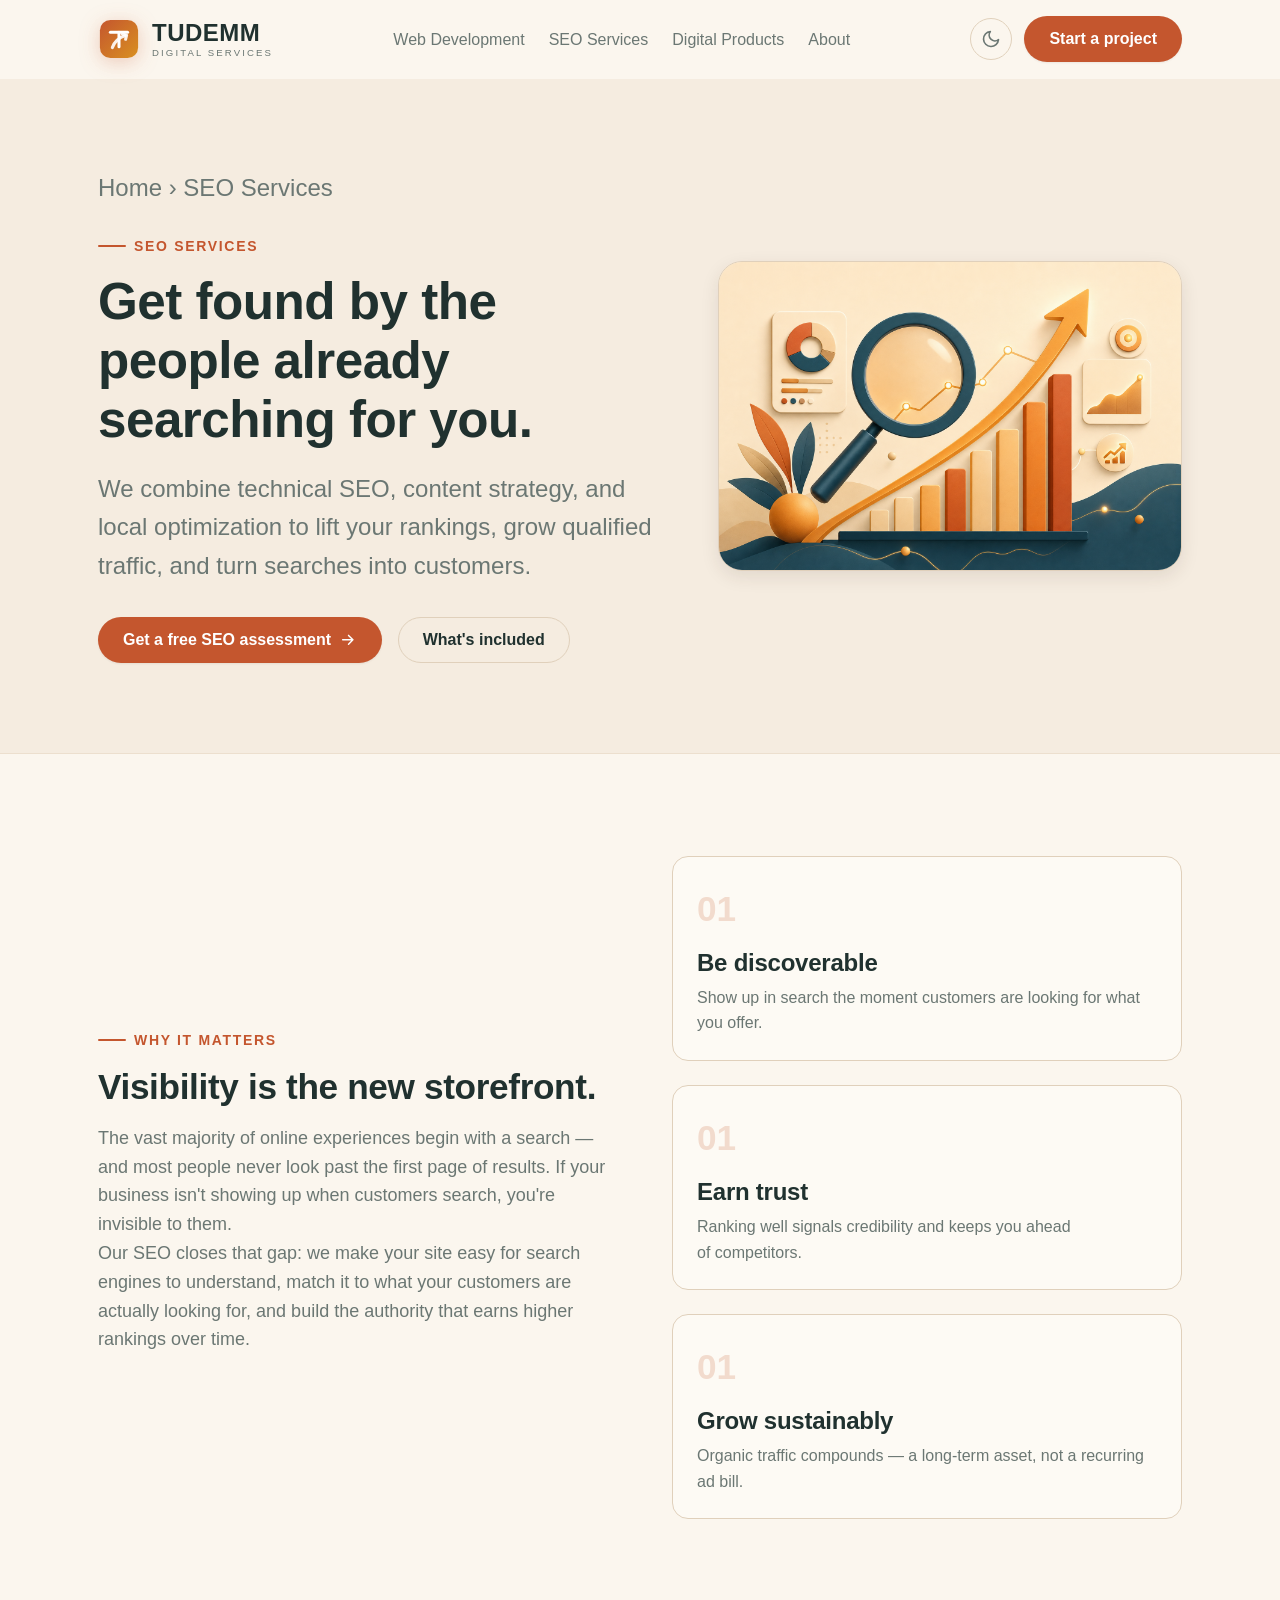
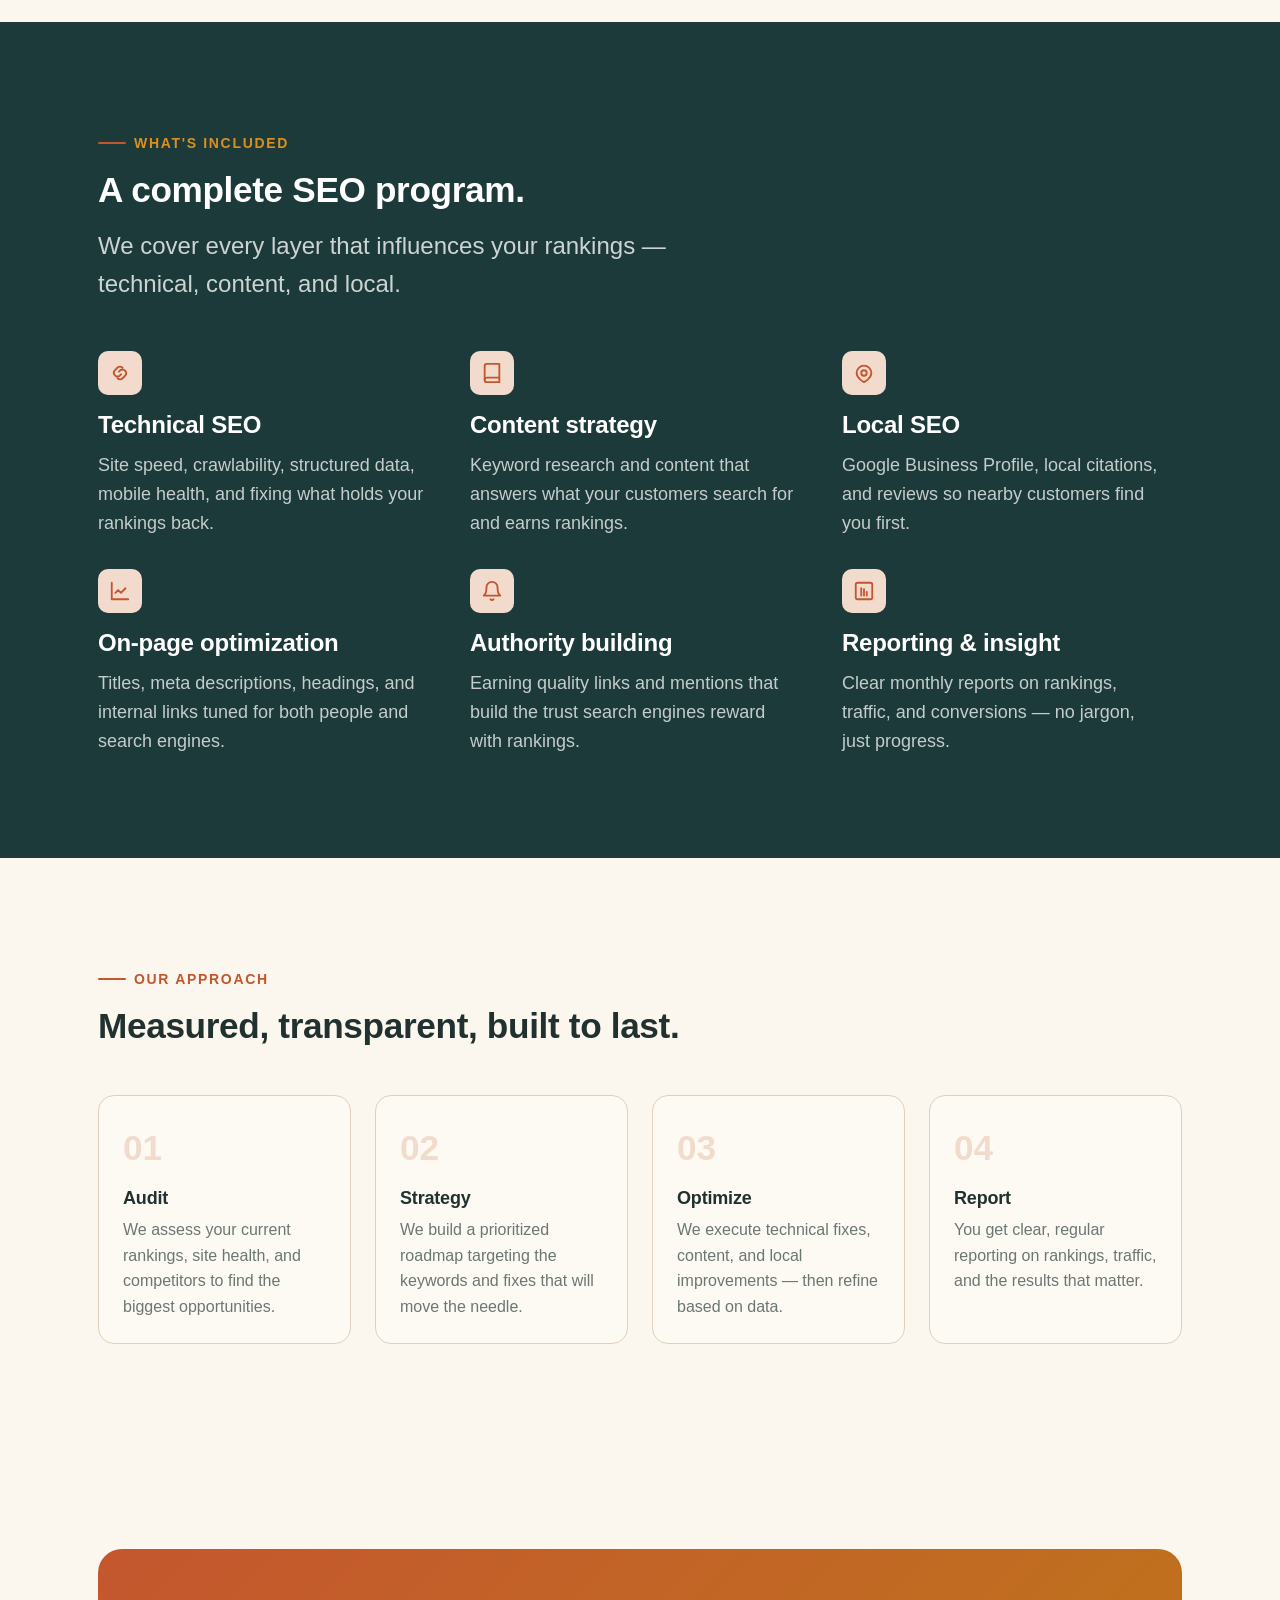
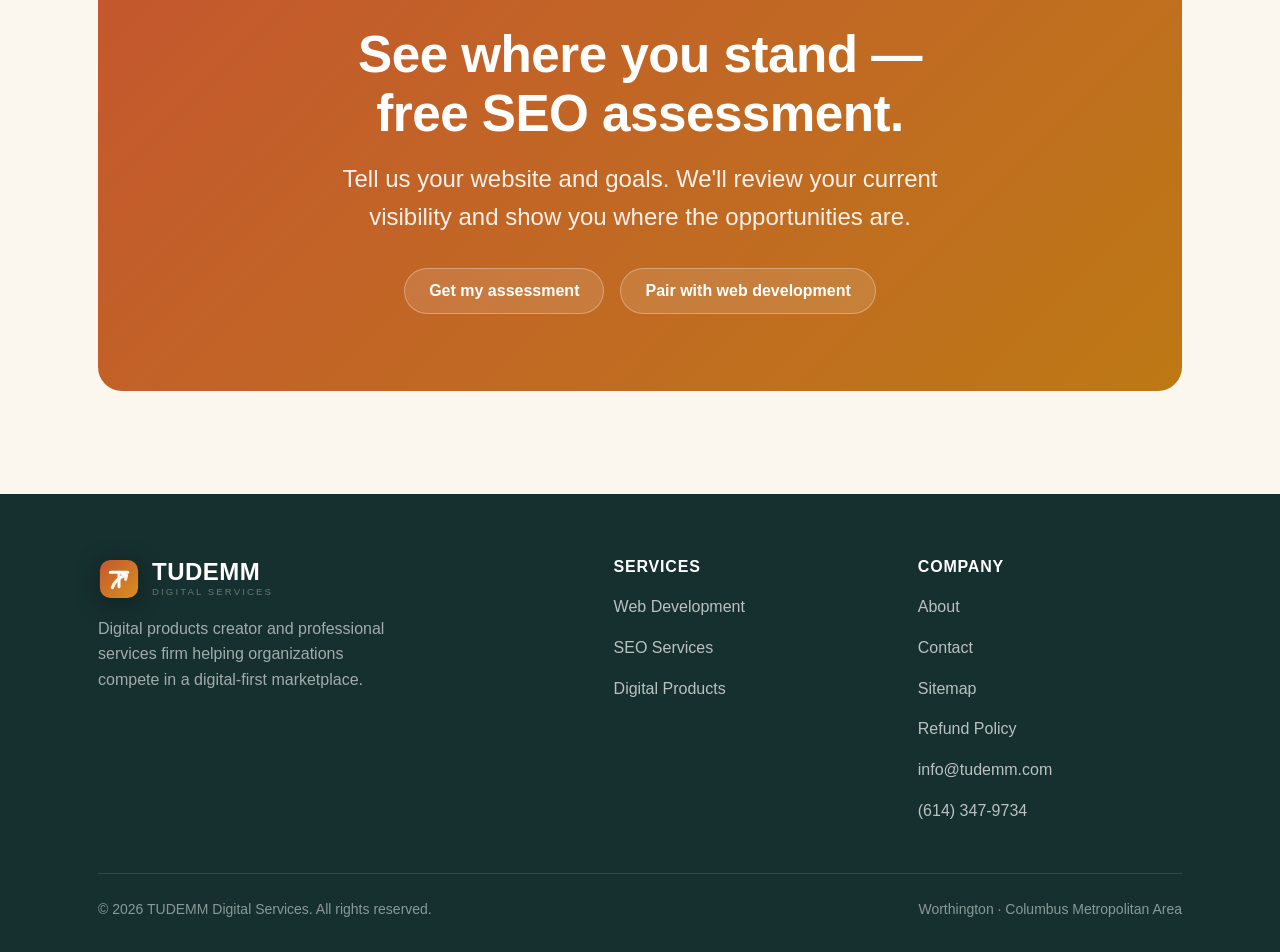
<file: pages/seo.html>
<!DOCTYPE html>
<html lang="en">
  <head>
    <meta charset="UTF-8" />
    <link rel="icon" type="image/svg+xml" href="data:image/svg+xml,%3Csvg xmlns='http://www.w3.org/2000/svg' viewBox='0 0 44 44'%3E%3Cdefs%3E%3ClinearGradient id='g' x1='0' y1='0' x2='44' y2='44' gradientUnits='userSpaceOnUse'%3E%3Cstop stop-color='%23c4562e'/%3E%3Cstop offset='1' stop-color='%23d99021'/%3E%3C/linearGradient%3E%3C/defs%3E%3Crect x='2' y='2' width='40' height='40' rx='11' fill='url(%23g)'/%3E%3Cpath d='M13 15h18' stroke='%23fff' stroke-width='3.2' stroke-linecap='round'/%3E%3Cpath d='M22 15v15' stroke='%23fff' stroke-width='3.2' stroke-linecap='round'/%3E%3Cpath d='M15 31c2.4-6.4 6.8-10.4 13.6-12.6' stroke='%23fff' stroke-width='3.2' stroke-linecap='round' stroke-linejoin='round' opacity='.9'/%3E%3C/svg%3E" />
    <meta name="viewport" content="width=device-width, initial-scale=1.0" />
    <meta name="format-detection" content="telephone=no" />
    <title>SEO Services — TUDEMM</title>
    <link rel="canonical" href="https://tudemm.com/pages/seo" />
    <meta
      name="description"
      content="Search engine optimization services from TUDEMM Digital Services. Technical SEO, content strategy, and local optimization that help small and mid-sized organizations get found and grow."
    />
    <meta property="og:title" content="SEO Services — TUDEMM" />
    <meta property="og:url" content="https://tudemm.com/pages/seo" />
    <meta property="og:description" content="Technical SEO, content strategy, and local optimization that move rankings." />
    <meta property="og:image" content="../assets/seo.png" />
    <link rel="preconnect" href="https://api.fontshare.com" />
    <link href="https://api.fontshare.com/v2/css?f[]=clash-display@500,600&f[]=general-sans@400,500,600&display=swap" rel="stylesheet" />
    <link rel="stylesheet" href="../base.css" />
    <link rel="stylesheet" href="../style.css" />
  </head>
  <body>
    <a href="#main" class="sr-only">Skip to content</a>
    <header class="header">
      <div class="container">
        <nav class="nav" aria-label="Primary">
          <a href="../index.html" class="brand" aria-label="TUDEMM home">
            <svg viewBox="0 0 44 44" fill="none" aria-hidden="true" class="brand-mark">
              <rect x="2" y="2" width="40" height="40" rx="11" fill="url(#tudemmGrad1)" />
              <path d="M13 15h18" stroke="#fff" stroke-width="3.2" stroke-linecap="round" />
              <path d="M22 15v15" stroke="#fff" stroke-width="3.2" stroke-linecap="round" />
              <path d="M15 31c2.4-6.4 6.8-10.4 13.6-12.6" stroke="#fff" stroke-width="3.2" stroke-linecap="round" stroke-linejoin="round" opacity="0.9" />
              <path d="M25.6 16.8 30 18l-1.1 4.3" stroke="#fff" stroke-width="3.2" stroke-linecap="round" stroke-linejoin="round" opacity="0.9" />
              <defs>
                <linearGradient id="tudemmGrad1" x1="2" y1="2" x2="42" y2="42" gradientUnits="userSpaceOnUse">
                  <stop stop-color="#c4562e" />
                  <stop offset="1" stop-color="#d99021" />
                </linearGradient>
              </defs>
            </svg>
            <span class="brand-name">TUDEMM<small>DIGITAL SERVICES</small></span>
          </a>
          <ul class="nav-links">
            <li><a href="./web-development.html">Web Development</a></li>
            <li><a href="./seo.html">SEO Services</a></li>
            <li><a href="./products.html">Digital Products</a></li>
            <li><a href="./about.html">About</a></li>
          </ul>
          <div class="nav-actions">
            <button class="icon-btn" data-theme-toggle aria-label="Switch theme"></button>
            <a href="./contact.html" class="btn btn-primary">Start a project</a>
            <button class="icon-btn nav-toggle" data-nav-toggle aria-label="Open menu" aria-expanded="false">
              <svg width="20" height="20" viewBox="0 0 24 24" fill="none" stroke="currentColor" stroke-width="2" stroke-linecap="round"><path d="M3 6h18M3 12h18M3 18h18" /></svg>
            </button>
          </div>
        </nav>
        <div class="mobile-menu">
          <a href="./web-development.html">Web Development</a>
          <a href="./seo.html">SEO Services</a>
          <a href="./products.html">Digital Products</a>
          <a href="./about.html">About</a>
          <a href="./contact.html" class="btn btn-primary">Start a project</a>
        </div>
      </div>
    </header>

    <main id="main">
      <section class="page-hero">
        <div class="container">
          <div class="inner">
            <div>
              <p class="breadcrumb"><a href="../index.html">Home</a> &rsaquo; SEO Services</p>
              <span class="eyebrow">SEO Services</span>
              <h1>Get found by the people already searching for you.</h1>
              <p>
                We combine technical SEO, content strategy, and local optimization to lift your
                rankings, grow qualified traffic, and turn searches into customers.
              </p>
              <div class="hero-actions" style="margin-top: var(--space-8)">
                <a href="./contact.html" class="btn btn-primary">Get a free SEO assessment
                  <svg viewBox="0 0 24 24" fill="none" stroke="currentColor" stroke-width="2" stroke-linecap="round" stroke-linejoin="round"><path d="M5 12h14M13 6l6 6-6 6"/></svg>
                </a>
                <a href="#services-list" class="btn btn-ghost">What's included</a>
              </div>
            </div>
            <div class="page-hero-figure">
              <img src="../assets/seo.png" alt="Illustration of SEO growth with a magnifying glass over a rising bar chart" />
            </div>
          </div>
        </div>
      </section>

      <!-- WHY SEO -->
      <section>
        <div class="container">
          <div class="grid about-grid" style="grid-template-columns: 1fr 1fr; align-items:center">
            <div class="reveal">
              <span class="eyebrow">Why it matters</span>
              <h2 class="section-title">Visibility is the new storefront.</h2>
              <p class="text-muted">
                The vast majority of online experiences begin with a search — and most people
                never look past the first page of results. If your business isn't showing up when
                customers search, you're invisible to them.
              </p>
              <p class="text-muted">
                Our SEO closes that gap: we make your site easy for search engines to understand,
                match it to what your customers are actually looking for, and build the authority
                that earns higher rankings over time.
              </p>
            </div>
            <div class="grid" style="gap: var(--space-6)">
              <div class="step reveal" style="counter-reset: none">
                <h3 style="font-size: var(--text-lg)">Be discoverable</h3>
                <p>Show up in search the moment customers are looking for what you offer.</p>
              </div>
              <div class="step reveal" style="counter-reset: none">
                <h3 style="font-size: var(--text-lg)">Earn trust</h3>
                <p>Ranking well signals credibility and keeps you ahead of competitors.</p>
              </div>
              <div class="step reveal" style="counter-reset: none">
                <h3 style="font-size: var(--text-lg)">Grow sustainably</h3>
                <p>Organic traffic compounds — a long-term asset, not a recurring ad bill.</p>
              </div>
            </div>
          </div>
        </div>
      </section>

      <!-- SERVICES LIST -->
      <section id="services-list" class="band-ink">
        <div class="container">
          <div class="section-head reveal">
            <span class="eyebrow" style="color: var(--color-gold)">What's included</span>
            <h2 class="section-title">A complete SEO program.</h2>
            <p class="section-lead">We cover every layer that influences your rankings — technical, content, and local.</p>
          </div>
          <div class="grid feature-grid">
            <div class="feature reveal">
              <span class="card-icon"><svg viewBox="0 0 24 24" fill="none" stroke="currentColor" stroke-width="2" stroke-linecap="round" stroke-linejoin="round"><path d="M14.7 6.3a4 4 0 0 0-5.6 0l-3 3a4 4 0 0 0 5.6 5.6l1.5-1.5"/><path d="M9.3 17.7a4 4 0 0 0 5.6 0l3-3a4 4 0 0 0-5.6-5.6L10.8 10.6"/></svg></span>
              <h3 style="color:#fff">Technical SEO</h3>
              <p style="color:rgba(255,255,255,0.74)">Site speed, crawlability, structured data, mobile health, and fixing what holds your rankings back.</p>
            </div>
            <div class="feature reveal">
              <span class="card-icon"><svg viewBox="0 0 24 24" fill="none" stroke="currentColor" stroke-width="2" stroke-linecap="round" stroke-linejoin="round"><path d="M4 19.5A2.5 2.5 0 0 1 6.5 17H20"/><path d="M6.5 2H20v20H6.5A2.5 2.5 0 0 1 4 19.5v-15A2.5 2.5 0 0 1 6.5 2z"/></svg></span>
              <h3 style="color:#fff">Content strategy</h3>
              <p style="color:rgba(255,255,255,0.74)">Keyword research and content that answers what your customers search for and earns rankings.</p>
            </div>
            <div class="feature reveal">
              <span class="card-icon"><svg viewBox="0 0 24 24" fill="none" stroke="currentColor" stroke-width="2" stroke-linecap="round" stroke-linejoin="round"><path d="M12 22s8-4 8-10a8 8 0 1 0-16 0c0 6 8 10 8 10z"/><circle cx="12" cy="12" r="3"/></svg></span>
              <h3 style="color:#fff">Local SEO</h3>
              <p style="color:rgba(255,255,255,0.74)">Google Business Profile, local citations, and reviews so nearby customers find you first.</p>
            </div>
            <div class="feature reveal">
              <span class="card-icon"><svg viewBox="0 0 24 24" fill="none" stroke="currentColor" stroke-width="2" stroke-linecap="round" stroke-linejoin="round"><path d="M3 3v18h18"/><path d="m7 14 3-3 3 3 5-5"/></svg></span>
              <h3 style="color:#fff">On-page optimization</h3>
              <p style="color:rgba(255,255,255,0.74)">Titles, meta descriptions, headings, and internal links tuned for both people and search engines.</p>
            </div>
            <div class="feature reveal">
              <span class="card-icon"><svg viewBox="0 0 24 24" fill="none" stroke="currentColor" stroke-width="2" stroke-linecap="round" stroke-linejoin="round"><path d="M18 8A6 6 0 0 0 6 8c0 7-3 9-3 9h18s-3-2-3-9"/><path d="M13.7 21a2 2 0 0 1-3.4 0"/></svg></span>
              <h3 style="color:#fff">Authority building</h3>
              <p style="color:rgba(255,255,255,0.74)">Earning quality links and mentions that build the trust search engines reward with rankings.</p>
            </div>
            <div class="feature reveal">
              <span class="card-icon"><svg viewBox="0 0 24 24" fill="none" stroke="currentColor" stroke-width="2" stroke-linecap="round" stroke-linejoin="round"><rect x="3" y="3" width="18" height="18" rx="2"/><path d="M9 17V9M15 17v-4M12 17v-7"/></svg></span>
              <h3 style="color:#fff">Reporting &amp; insight</h3>
              <p style="color:rgba(255,255,255,0.74)">Clear monthly reports on rankings, traffic, and conversions — no jargon, just progress.</p>
            </div>
          </div>
        </div>
      </section>

      <!-- PROCESS -->
      <section>
        <div class="container">
          <div class="section-head reveal">
            <span class="eyebrow">Our approach</span>
            <h2 class="section-title">Measured, transparent, built to last.</h2>
          </div>
          <div class="grid steps">
            <div class="step reveal">
              <h3>Audit</h3>
              <p>We assess your current rankings, site health, and competitors to find the biggest opportunities.</p>
            </div>
            <div class="step reveal">
              <h3>Strategy</h3>
              <p>We build a prioritized roadmap targeting the keywords and fixes that will move the needle.</p>
            </div>
            <div class="step reveal">
              <h3>Optimize</h3>
              <p>We execute technical fixes, content, and local improvements — then refine based on data.</p>
            </div>
            <div class="step reveal">
              <h3>Report</h3>
              <p>You get clear, regular reporting on rankings, traffic, and the results that matter.</p>
            </div>
          </div>
        </div>
      </section>

      <!-- CTA -->
      <section>
        <div class="container">
          <div class="cta-band reveal">
            <h2>See where you stand — free SEO assessment.</h2>
            <p>Tell us your website and goals. We'll review your current visibility and show you where the opportunities are.</p>
            <div class="cta-actions">
              <a href="./contact.html" class="btn btn-light">Get my assessment</a>
              <a href="./web-development.html" class="btn btn-light">Pair with web development</a>
            </div>
          </div>
        </div>
      </section>
    </main>

    <footer class="footer">
      <div class="container">
        <div class="footer-grid">
          <div>
            <a href="../index.html" class="brand" aria-label="TUDEMM home">
              <svg viewBox="0 0 44 44" fill="none" aria-hidden="true" class="brand-mark">
              <rect x="2" y="2" width="40" height="40" rx="11" fill="url(#tudemmGrad2)" />
              <path d="M13 15h18" stroke="#fff" stroke-width="3.2" stroke-linecap="round" />
              <path d="M22 15v15" stroke="#fff" stroke-width="3.2" stroke-linecap="round" />
              <path d="M15 31c2.4-6.4 6.8-10.4 13.6-12.6" stroke="#fff" stroke-width="3.2" stroke-linecap="round" stroke-linejoin="round" opacity="0.9" />
              <path d="M25.6 16.8 30 18l-1.1 4.3" stroke="#fff" stroke-width="3.2" stroke-linecap="round" stroke-linejoin="round" opacity="0.9" />
              <defs>
                <linearGradient id="tudemmGrad2" x1="2" y1="2" x2="42" y2="42" gradientUnits="userSpaceOnUse">
                  <stop stop-color="#c4562e" />
                  <stop offset="1" stop-color="#d99021" />
                </linearGradient>
              </defs>
            </svg>
              <span class="brand-name" style="color:#fff">TUDEMM<small>DIGITAL SERVICES</small></span>
            </a>
            <p class="footer-about">Digital products creator and professional services firm helping organizations compete in a digital-first marketplace.</p>
          </div>
          <div>
            <h5>Services</h5>
            <ul>
              <li><a href="./web-development.html">Web Development</a></li>
              <li><a href="./seo.html">SEO Services</a></li>
              <li><a href="./products.html">Digital Products</a></li>
            </ul>
          </div>
          <div>
            <h5>Company</h5>
            <ul>
              <li><a href="./about.html">About</a></li>
              <li><a href="./contact.html">Contact</a></li>
              <li><a href="./sitemap.html">Sitemap</a></li>
              <li><a href="./refunds.html">Refund Policy</a></li>
              <li><a href="mailto:info@tudemm.com">info@tudemm.com</a></li>
              <li><span>(614) 347-9734</span></li>
            </ul>
          </div>
        </div>
        <div class="footer-bottom">
          <span>&copy; <span data-year>2026</span> TUDEMM Digital Services. All rights reserved.</span>
          <span>Worthington · Columbus Metropolitan Area</span>
        </div>
      </div>
    </footer>
    <script src="../app.js" defer></script>
  </body>
</html>
</file>
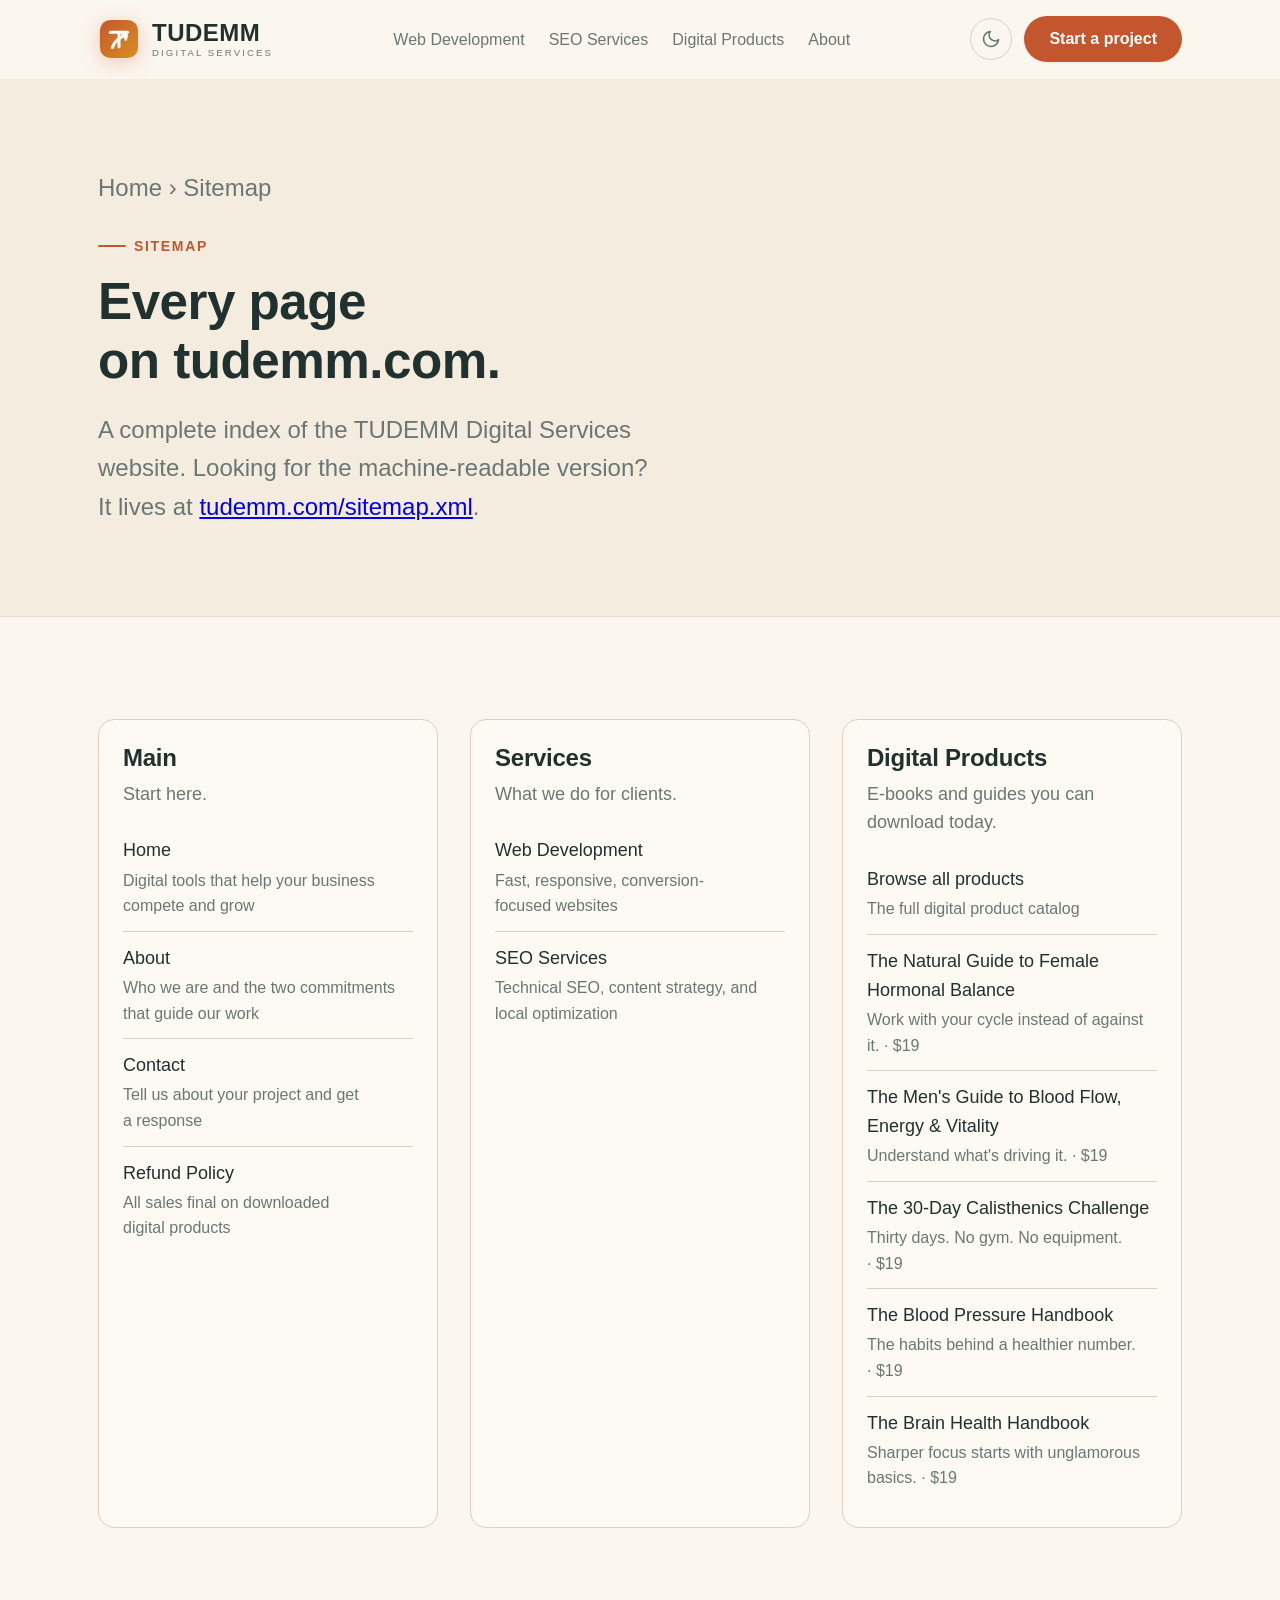
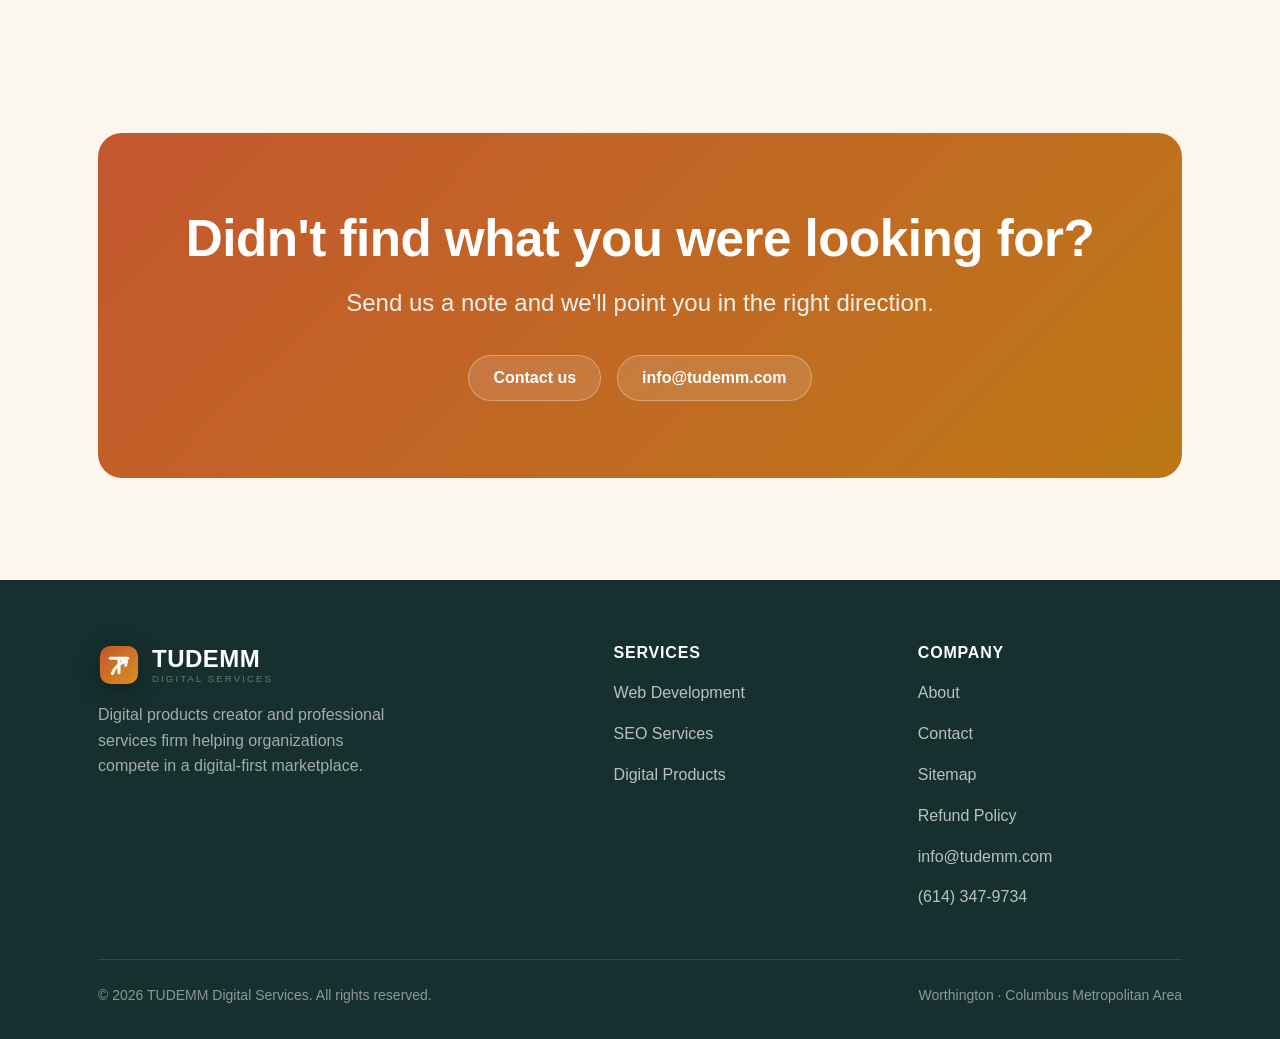
<file: pages/sitemap.html>
<!DOCTYPE html>
<html lang="en">
  <head>
    <meta charset="UTF-8" />
    <link rel="icon" type="image/svg+xml" href="data:image/svg+xml,%3Csvg xmlns='http://www.w3.org/2000/svg' viewBox='0 0 44 44'%3E%3Cdefs%3E%3ClinearGradient id='g' x1='0' y1='0' x2='44' y2='44' gradientUnits='userSpaceOnUse'%3E%3Cstop stop-color='%23c4562e'/%3E%3Cstop offset='1' stop-color='%23d99021'/%3E%3C/linearGradient%3E%3C/defs%3E%3Crect x='2' y='2' width='40' height='40' rx='11' fill='url(%23g)'/%3E%3Cpath d='M13 15h18' stroke='%23fff' stroke-width='3.2' stroke-linecap='round'/%3E%3Cpath d='M22 15v15' stroke='%23fff' stroke-width='3.2' stroke-linecap='round'/%3E%3Cpath d='M15 31c2.4-6.4 6.8-10.4 13.6-12.6' stroke='%23fff' stroke-width='3.2' stroke-linecap='round' stroke-linejoin='round' opacity='.9'/%3E%3C/svg%3E" />
    <meta name="viewport" content="width=device-width, initial-scale=1.0" />
    <meta name="format-detection" content="telephone=no" />
    <title>Sitemap — TUDEMM</title>
    <meta
      name="description"
      content="Full sitemap of tudemm.com — browse every page on the TUDEMM Digital Services website, including web development, SEO services, digital products, about, and contact."
    />
    <link rel="canonical" href="https://tudemm.com/pages/sitemap" />
    <meta property="og:title" content="Sitemap — TUDEMM" />
    <meta property="og:description" content="Browse every page on the TUDEMM Digital Services website." />
    <meta property="og:type" content="website" />
    <meta property="og:url" content="https://tudemm.com/pages/sitemap" />
    <meta property="og:image" content="../assets/hero.png" />
    <link rel="preconnect" href="https://api.fontshare.com" />
    <link href="https://api.fontshare.com/v2/css?f[]=clash-display@500,600&f[]=general-sans@400,500,600&display=swap" rel="stylesheet" />
    <link rel="stylesheet" href="../base.css" />
    <link rel="stylesheet" href="../style.css" />
    <style>
      .sitemap-group {
        border: 1px solid var(--color-border);
        border-radius: var(--radius-lg, 16px);
        padding: var(--space-6);
        background: var(--color-surface);
      }
      .sitemap-group h3 {
        font-size: var(--text-lg);
        margin-bottom: var(--space-2);
      }
      .sitemap-group > p {
        color: var(--color-text-muted);
        margin-bottom: var(--space-4);
      }
      .sitemap-list {
        list-style: none;
        margin: 0;
        padding: 0;
        display: flex;
        flex-direction: column;
      }
      .sitemap-list li + li {
        border-top: 1px solid var(--color-border);
      }
      .sitemap-list a {
        display: block;
        padding: 0.75rem 0;
        font-weight: 500;
        color: var(--color-text);
        text-decoration: none;
      }
      .sitemap-list a:hover {
        color: var(--color-primary);
      }
      .sitemap-list span {
        display: block;
        font-weight: 400;
        font-size: var(--text-sm);
        color: var(--color-text-muted);
        margin-top: 0.15rem;
      }
    </style>
    <script type="application/ld+json">
      {
        "@context": "https://schema.org",
        "@type": "BreadcrumbList",
        "itemListElement": [
          { "@type": "ListItem", "position": 1, "name": "Home", "item": "https://tudemm.com/" },
          { "@type": "ListItem", "position": 2, "name": "Sitemap", "item": "https://tudemm.com/pages/sitemap" }
        ]
      }
    </script>
  </head>
  <body>
    <a href="#main" class="sr-only">Skip to content</a>
    <header class="header">
      <div class="container">
        <nav class="nav" aria-label="Primary">
          <a href="../index.html" class="brand" aria-label="TUDEMM home">
            <svg viewBox="0 0 44 44" fill="none" aria-hidden="true" class="brand-mark">
              <rect x="2" y="2" width="40" height="40" rx="11" fill="url(#tudemmGrad1)" />
              <path d="M13 15h18" stroke="#fff" stroke-width="3.2" stroke-linecap="round" />
              <path d="M22 15v15" stroke="#fff" stroke-width="3.2" stroke-linecap="round" />
              <path d="M15 31c2.4-6.4 6.8-10.4 13.6-12.6" stroke="#fff" stroke-width="3.2" stroke-linecap="round" stroke-linejoin="round" opacity="0.9" />
              <path d="M25.6 16.8 30 18l-1.1 4.3" stroke="#fff" stroke-width="3.2" stroke-linecap="round" stroke-linejoin="round" opacity="0.9" />
              <defs>
                <linearGradient id="tudemmGrad1" x1="2" y1="2" x2="42" y2="42" gradientUnits="userSpaceOnUse">
                  <stop stop-color="#c4562e" />
                  <stop offset="1" stop-color="#d99021" />
                </linearGradient>
              </defs>
            </svg>
            <span class="brand-name">TUDEMM<small>DIGITAL SERVICES</small></span>
          </a>
          <ul class="nav-links">
            <li><a href="./web-development.html">Web Development</a></li>
            <li><a href="./seo.html">SEO Services</a></li>
            <li><a href="./products.html">Digital Products</a></li>
            <li><a href="./about.html">About</a></li>
          </ul>
          <div class="nav-actions">
            <button class="icon-btn" data-theme-toggle aria-label="Switch theme"></button>
            <a href="./contact.html" class="btn btn-primary">Start a project</a>
            <button class="icon-btn nav-toggle" data-nav-toggle aria-label="Open menu" aria-expanded="false">
              <svg width="20" height="20" viewBox="0 0 24 24" fill="none" stroke="currentColor" stroke-width="2" stroke-linecap="round"><path d="M3 6h18M3 12h18M3 18h18" /></svg>
            </button>
          </div>
        </nav>
        <div class="mobile-menu">
          <a href="./web-development.html">Web Development</a>
          <a href="./seo.html">SEO Services</a>
          <a href="./products.html">Digital Products</a>
          <a href="./about.html">About</a>
          <a href="./contact.html" class="btn btn-primary">Start a project</a>
        </div>
      </div>
    </header>

    <main id="main">
      <section class="page-hero">
        <div class="container">
          <div class="inner">
            <div>
              <p class="breadcrumb"><a href="../index.html">Home</a> &rsaquo; Sitemap</p>
              <span class="eyebrow">Sitemap</span>
              <h1>Every page on tudemm.com.</h1>
              <p>
                A complete index of the TUDEMM Digital Services website. Looking for the machine-readable
                version? It lives at
                <a href="../sitemap.xml">tudemm.com/sitemap.xml</a>.
              </p>
            </div>
          </div>
        </div>
      </section>

      <section>
        <div class="container">
          <div class="grid" style="grid-template-columns: repeat(auto-fit, minmax(280px, 1fr)); gap: var(--space-8)">
            <div class="sitemap-group reveal">
              <h3>Main</h3>
              <p>Start here.</p>
              <ul class="sitemap-list">
                <li>
                  <a href="../index.html">Home<span>Digital tools that help your business compete and grow</span></a>
                </li>
                <li>
                  <a href="./about.html">About<span>Who we are and the two commitments that guide our work</span></a>
                </li>
                <li>
                  <a href="./contact.html">Contact<span>Tell us about your project and get a response</span></a>
                </li>
                <li>
                  <a href="./refunds.html">Refund Policy<span>All sales final on downloaded digital products</span></a>
                </li>
              </ul>
            </div>

            <div class="sitemap-group reveal">
              <h3>Services</h3>
              <p>What we do for clients.</p>
              <ul class="sitemap-list">
                <li>
                  <a href="./web-development.html">Web Development<span>Fast, responsive, conversion-focused websites</span></a>
                </li>
                <li>
                  <a href="./seo.html">SEO Services<span>Technical SEO, content strategy, and local optimization</span></a>
                </li>
              </ul>
            </div>

            <div class="sitemap-group reveal">
              <h3>Digital Products</h3>
              <p>E-books and guides you can download today.</p>
              <ul class="sitemap-list">
                <li>
                  <a href="./products.html">Browse all products<span>The full digital product catalog</span></a>
                </li>
                <!-- PRODUCTS:START (generated by tools/build_product_pages.py) -->
                <li>
                  <a href="/ebooks/natural-remedies-female-hormonal-balance">The Natural Guide to Female Hormonal Balance<span>Work with your cycle instead of against it. · $19</span></a>
                </li>
                <li>
                  <a href="/ebooks/natural-remedies-erectile-dysfunction">The Men&#x27;s Guide to Blood Flow, Energy &amp; Vitality<span>Understand what&#x27;s driving it. · $19</span></a>
                </li>
                <li>
                  <a href="/ebooks/30-day-calisthenics-challenge">The 30-Day Calisthenics Challenge<span>Thirty days. No gym. No equipment. · $19</span></a>
                </li>
                <li>
                  <a href="/ebooks/natural-remedies-high-blood-pressure">The Blood Pressure Handbook<span>The habits behind a healthier number. · $19</span></a>
                </li>
                <li>
                  <a href="/ebooks/natural-remedies-cognitive-function">The Brain Health Handbook<span>Sharper focus starts with unglamorous basics. · $19</span></a>
                </li>
<!-- PRODUCTS:END -->
              </ul>
            </div>
          </div>
        </div>
      </section>

      <section>
        <div class="container">
          <div class="cta-band reveal">
            <h2>Didn't find what you were looking for?</h2>
            <p>Send us a note and we'll point you in the right direction.</p>
            <div class="cta-actions">
              <a href="./contact.html" class="btn btn-light">Contact us</a>
              <a href="mailto:info@tudemm.com" class="btn btn-light">info@tudemm.com</a>
            </div>
          </div>
        </div>
      </section>
    </main>

    <footer class="footer">
      <div class="container">
        <div class="footer-grid">
          <div>
            <a href="../index.html" class="brand" aria-label="TUDEMM home">
              <svg viewBox="0 0 44 44" fill="none" aria-hidden="true" class="brand-mark">
              <rect x="2" y="2" width="40" height="40" rx="11" fill="url(#tudemmGrad2)" />
              <path d="M13 15h18" stroke="#fff" stroke-width="3.2" stroke-linecap="round" />
              <path d="M22 15v15" stroke="#fff" stroke-width="3.2" stroke-linecap="round" />
              <path d="M15 31c2.4-6.4 6.8-10.4 13.6-12.6" stroke="#fff" stroke-width="3.2" stroke-linecap="round" stroke-linejoin="round" opacity="0.9" />
              <path d="M25.6 16.8 30 18l-1.1 4.3" stroke="#fff" stroke-width="3.2" stroke-linecap="round" stroke-linejoin="round" opacity="0.9" />
              <defs>
                <linearGradient id="tudemmGrad2" x1="2" y1="2" x2="42" y2="42" gradientUnits="userSpaceOnUse">
                  <stop stop-color="#c4562e" />
                  <stop offset="1" stop-color="#d99021" />
                </linearGradient>
              </defs>
            </svg>
              <span class="brand-name" style="color:#fff">TUDEMM<small>DIGITAL SERVICES</small></span>
            </a>
            <p class="footer-about">Digital products creator and professional services firm helping organizations compete in a digital-first marketplace.</p>
          </div>
          <div>
            <h5>Services</h5>
            <ul>
              <li><a href="./web-development.html">Web Development</a></li>
              <li><a href="./seo.html">SEO Services</a></li>
              <li><a href="./products.html">Digital Products</a></li>
            </ul>
          </div>
          <div>
            <h5>Company</h5>
            <ul>
              <li><a href="./about.html">About</a></li>
              <li><a href="./contact.html">Contact</a></li>
              <li><a href="./sitemap.html">Sitemap</a></li>
              <li><a href="./refunds.html">Refund Policy</a></li>
              <li><a href="mailto:info@tudemm.com">info@tudemm.com</a></li>
              <li><span>(614) 347-9734</span></li>
            </ul>
          </div>
        </div>
        <div class="footer-bottom">
          <span>&copy; <span data-year>2026</span> TUDEMM Digital Services. All rights reserved.</span>
          <span>Worthington · Columbus Metropolitan Area</span>
        </div>
      </div>
    </footer>
    <script src="../app.js" defer></script>
  </body>
</html>
</file>
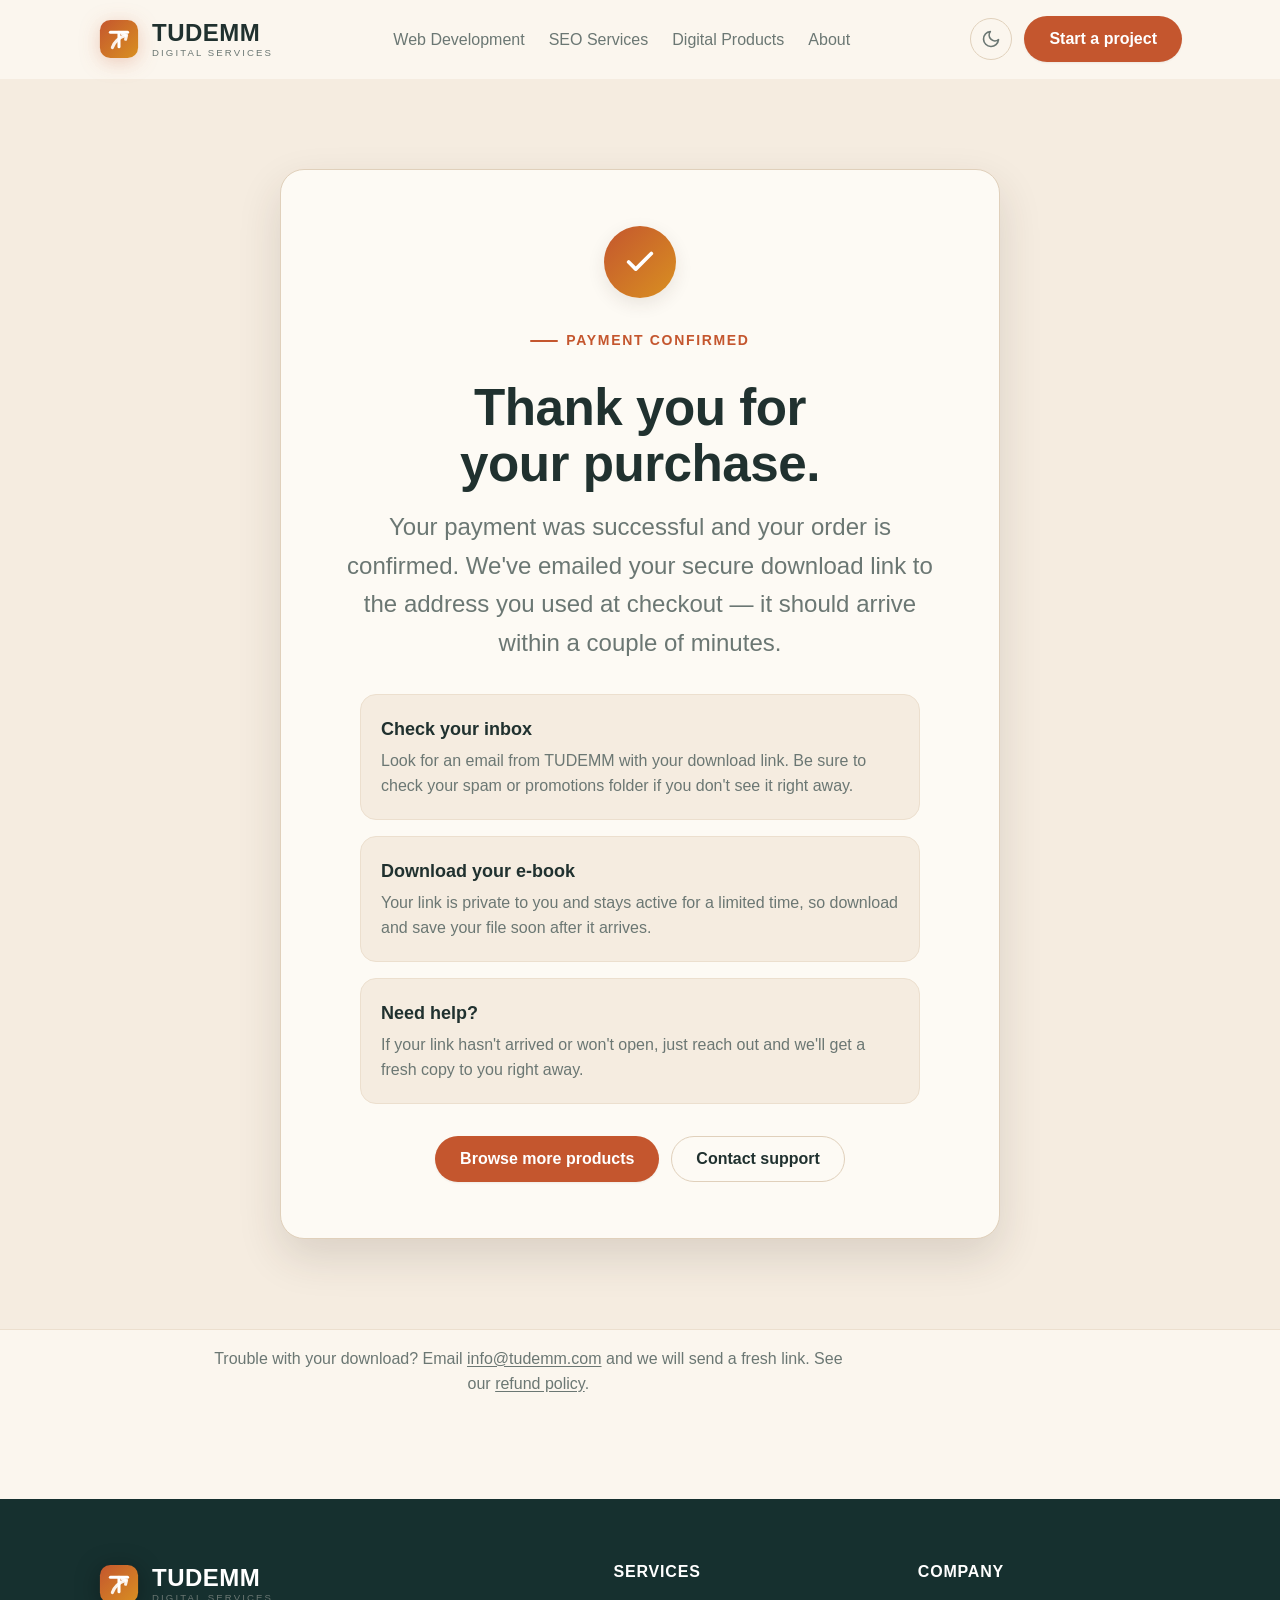
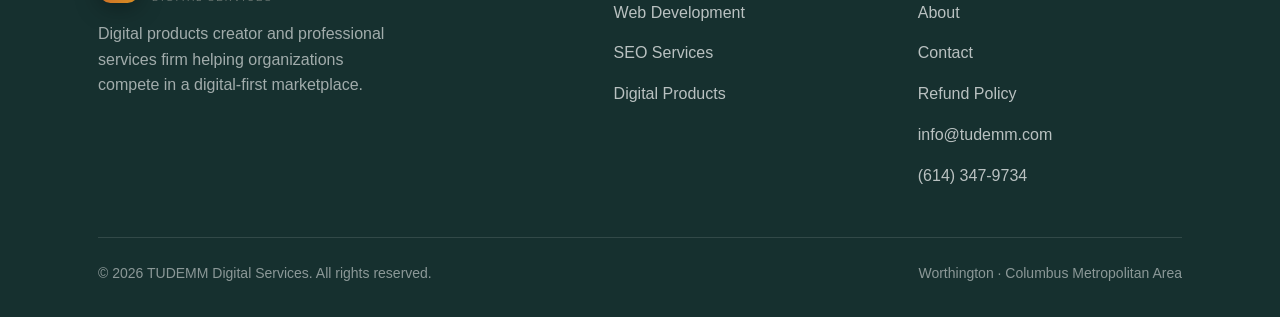
<file: pages/success.html>
<!DOCTYPE html>
<html lang="en">
  <head>
    <meta charset="UTF-8" />
    <link rel="icon" type="image/svg+xml" href="data:image/svg+xml,%3Csvg xmlns='http://www.w3.org/2000/svg' viewBox='0 0 44 44'%3E%3Cdefs%3E%3ClinearGradient id='g' x1='0' y1='0' x2='44' y2='44' gradientUnits='userSpaceOnUse'%3E%3Cstop stop-color='%23c4562e'/%3E%3Cstop offset='1' stop-color='%23d99021'/%3E%3C/linearGradient%3E%3C/defs%3E%3Crect x='2' y='2' width='40' height='40' rx='11' fill='url(%23g)'/%3E%3Cpath d='M13 15h18' stroke='%23fff' stroke-width='3.2' stroke-linecap='round'/%3E%3Cpath d='M22 15v15' stroke='%23fff' stroke-width='3.2' stroke-linecap='round'/%3E%3Cpath d='M15 31c2.4-6.4 6.8-10.4 13.6-12.6' stroke='%23fff' stroke-width='3.2' stroke-linecap='round' stroke-linejoin='round' opacity='.9'/%3E%3C/svg%3E" />
    <meta name="viewport" content="width=device-width, initial-scale=1.0" />
    <meta name="format-detection" content="telephone=no" />
    <meta name="robots" content="noindex, nofollow" />
    <title>Thank you for your purchase — TUDEMM</title>
    <meta name="description" content="Your TUDEMM digital product purchase is confirmed. Check your email for your secure download link." />
    <link rel="preconnect" href="https://api.fontshare.com" />
    <link href="https://api.fontshare.com/v2/css?f[]=clash-display@500,600&f[]=general-sans@400,500,600&display=swap" rel="stylesheet" />
    <link rel="stylesheet" href="../base.css" />
    <link rel="stylesheet" href="../style.css" />
  </head>
  <body>
    <a href="#main" class="sr-only">Skip to content</a>
    <header class="header">
      <div class="container">
        <nav class="nav" aria-label="Primary">
          <a href="../index.html" class="brand" aria-label="TUDEMM home">
            <svg viewBox="0 0 44 44" fill="none" aria-hidden="true" class="brand-mark">
              <rect x="2" y="2" width="40" height="40" rx="11" fill="url(#tudemmGrad1)" />
              <path d="M13 15h18" stroke="#fff" stroke-width="3.2" stroke-linecap="round" />
              <path d="M22 15v15" stroke="#fff" stroke-width="3.2" stroke-linecap="round" />
              <path d="M15 31c2.4-6.4 6.8-10.4 13.6-12.6" stroke="#fff" stroke-width="3.2" stroke-linecap="round" stroke-linejoin="round" opacity="0.9" />
              <path d="M25.6 16.8 30 18l-1.1 4.3" stroke="#fff" stroke-width="3.2" stroke-linecap="round" stroke-linejoin="round" opacity="0.9" />
              <defs>
                <linearGradient id="tudemmGrad1" x1="2" y1="2" x2="42" y2="42" gradientUnits="userSpaceOnUse">
                  <stop stop-color="#c4562e" />
                  <stop offset="1" stop-color="#d99021" />
                </linearGradient>
              </defs>
            </svg>
            <span class="brand-name">TUDEMM<small>DIGITAL SERVICES</small></span>
          </a>
          <ul class="nav-links">
            <li><a href="./web-development.html">Web Development</a></li>
            <li><a href="./seo.html">SEO Services</a></li>
            <li><a href="./products.html">Digital Products</a></li>
            <li><a href="./about.html">About</a></li>
          </ul>
          <div class="nav-actions">
            <button class="icon-btn" data-theme-toggle aria-label="Switch theme"></button>
            <a href="./contact.html" class="btn btn-primary">Start a project</a>
            <button class="icon-btn nav-toggle" data-nav-toggle aria-label="Open menu" aria-expanded="false">
              <svg width="20" height="20" viewBox="0 0 24 24" fill="none" stroke="currentColor" stroke-width="2" stroke-linecap="round"><path d="M3 6h18M3 12h18M3 18h18" /></svg>
            </button>
          </div>
        </nav>
        <div class="mobile-menu">
          <a href="./web-development.html">Web Development</a>
          <a href="./seo.html">SEO Services</a>
          <a href="./products.html">Digital Products</a>
          <a href="./about.html">About</a>
          <a href="./contact.html" class="btn btn-primary">Start a project</a>
        </div>
      </div>
    </header>

    <main id="main">
      <section class="page-hero">
        <div class="container">
          <div class="confirm-card reveal">
            <div class="confirm-badge" aria-hidden="true">
              <svg width="34" height="34" viewBox="0 0 24 24" fill="none" stroke="#fff" stroke-width="2.6" stroke-linecap="round" stroke-linejoin="round">
                <path d="M20 6 9 17l-5-5" />
              </svg>
            </div>
            <span class="eyebrow">Payment confirmed</span>
            <h1>Thank you for your purchase.</h1>
            <p class="confirm-lead">
              Your payment was successful and your order is confirmed. We've emailed your
              secure download link to the address you used at checkout — it should arrive
              within a couple of minutes.
            </p>

            <ul class="confirm-steps">
              <li>
                <strong>Check your inbox</strong>
                Look for an email from TUDEMM with your download link. Be sure to check
                your spam or promotions folder if you don't see it right away.
              </li>
              <li>
                <strong>Download your e-book</strong>
                Your link is private to you and stays active for a limited time, so download
                and save your file soon after it arrives.
              </li>
              <li>
                <strong>Need help?</strong>
                If your link hasn't arrived or won't open, just reach out and we'll get a
                fresh copy to you right away.
              </li>
            </ul>

            <div class="confirm-actions">
              <a href="./products.html" class="btn btn-primary">Browse more products</a>
              <a href="./contact.html" class="btn btn-ghost">Contact support</a>
            </div>

            <p class="confirm-order" data-order-ref hidden></p>
            <p class="confirm-warn" data-undelivered hidden>
              Your payment went through, but we could not send the download
              email automatically. Please email
              <a href="mailto:info@tudemm.com">info@tudemm.com</a> with your
              order reference and we will send your file straight away.
            </p>
          </div>
        </div>
      </section>
      <section style="padding-top: 0">
        <div class="container container--narrow">
          <p class="buy-note" style="text-align:center">
            Trouble with your download? Email
            <a href="mailto:info@tudemm.com">info@tudemm.com</a> and we will send a
            fresh link. See our <a href="./refunds.html">refund policy</a>.
          </p>
        </div>
      </section>
    </main>

    <footer class="footer">
      <div class="container">
        <div class="footer-grid">
          <div>
            <a href="../index.html" class="brand" aria-label="TUDEMM home">
              <svg viewBox="0 0 44 44" fill="none" aria-hidden="true" class="brand-mark">
              <rect x="2" y="2" width="40" height="40" rx="11" fill="url(#tudemmGrad2)" />
              <path d="M13 15h18" stroke="#fff" stroke-width="3.2" stroke-linecap="round" />
              <path d="M22 15v15" stroke="#fff" stroke-width="3.2" stroke-linecap="round" />
              <path d="M15 31c2.4-6.4 6.8-10.4 13.6-12.6" stroke="#fff" stroke-width="3.2" stroke-linecap="round" stroke-linejoin="round" opacity="0.9" />
              <path d="M25.6 16.8 30 18l-1.1 4.3" stroke="#fff" stroke-width="3.2" stroke-linecap="round" stroke-linejoin="round" opacity="0.9" />
              <defs>
                <linearGradient id="tudemmGrad2" x1="2" y1="2" x2="42" y2="42" gradientUnits="userSpaceOnUse">
                  <stop stop-color="#c4562e" />
                  <stop offset="1" stop-color="#d99021" />
                </linearGradient>
              </defs>
            </svg>
              <span class="brand-name" style="color:#fff">TUDEMM<small>DIGITAL SERVICES</small></span>
            </a>
            <p class="footer-about">Digital products creator and professional services firm helping organizations compete in a digital-first marketplace.</p>
          </div>
          <div>
            <h5>Services</h5>
            <ul>
              <li><a href="./web-development.html">Web Development</a></li>
              <li><a href="./seo.html">SEO Services</a></li>
              <li><a href="./products.html">Digital Products</a></li>
            </ul>
          </div>
          <div>
            <h5>Company</h5>
            <ul>
              <li><a href="./about.html">About</a></li>
              <li><a href="./contact.html">Contact</a></li>
              <li><a href="./refunds.html">Refund Policy</a></li>
              <li><a href="mailto:info@tudemm.com">info@tudemm.com</a></li>
              <li><span>(614) 347-9734</span></li>
            </ul>
          </div>
        </div>
        <div class="footer-bottom">
          <span>&copy; <span data-year>2026</span> TUDEMM Digital Services. All rights reserved.</span>
          <span>Worthington · Columbus Metropolitan Area</span>
        </div>
      </div>
    </footer>
    <script src="../app.js" defer></script>
    <script>
      (function () {
        var params = new URLSearchParams(window.location.search);
        var ref = params.get("session_id");

        /* Payment cleared but the delivery email failed. Say so plainly and
           point the buyer at support rather than letting them wait. */
        if (params.get("undelivered") === "1") {
          var warn = document.querySelector("[data-undelivered]");
          if (warn) warn.hidden = false;
        }
        if (ref) {
          var el = document.querySelector("[data-order-ref]");
          if (el) {
            el.textContent = "Order reference: " + ref.slice(0, 14) + "…";
            el.hidden = false;
          }
        }
      })();
    </script>
  </body>
</html>
</file>
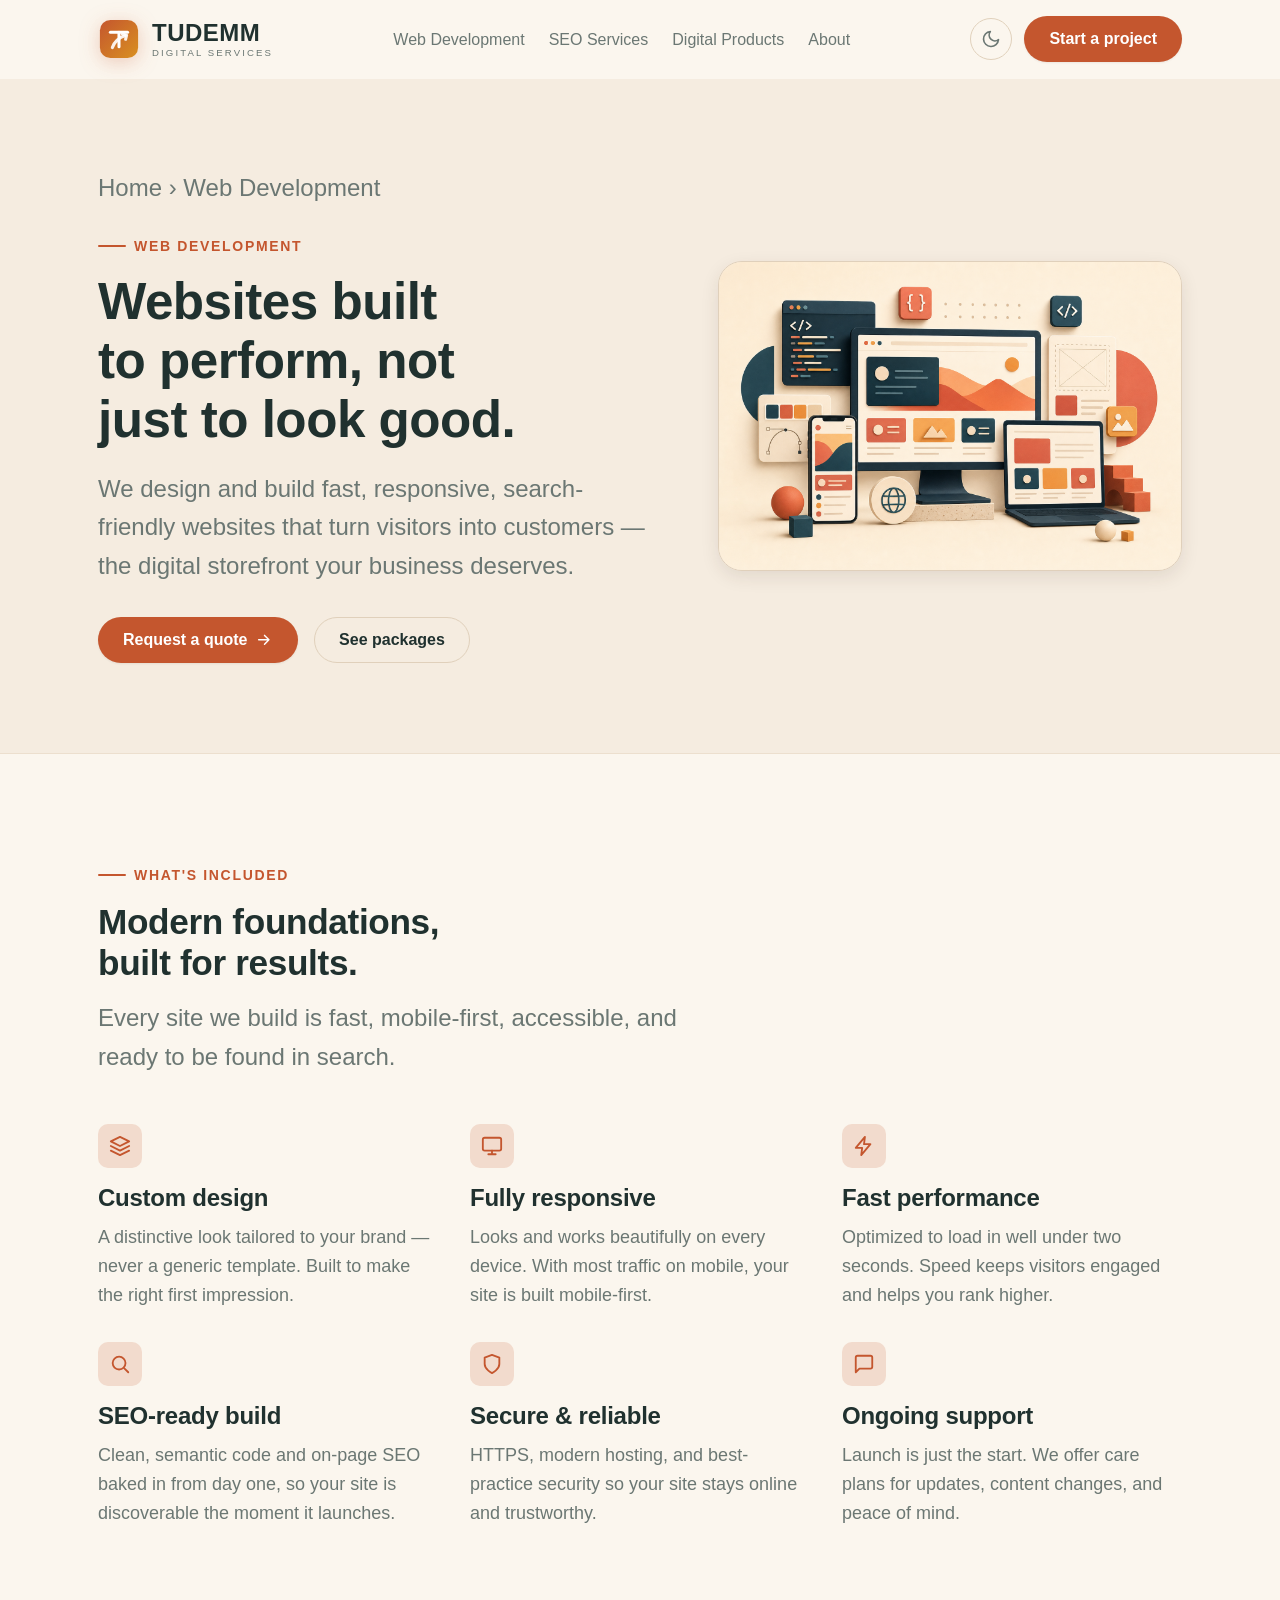
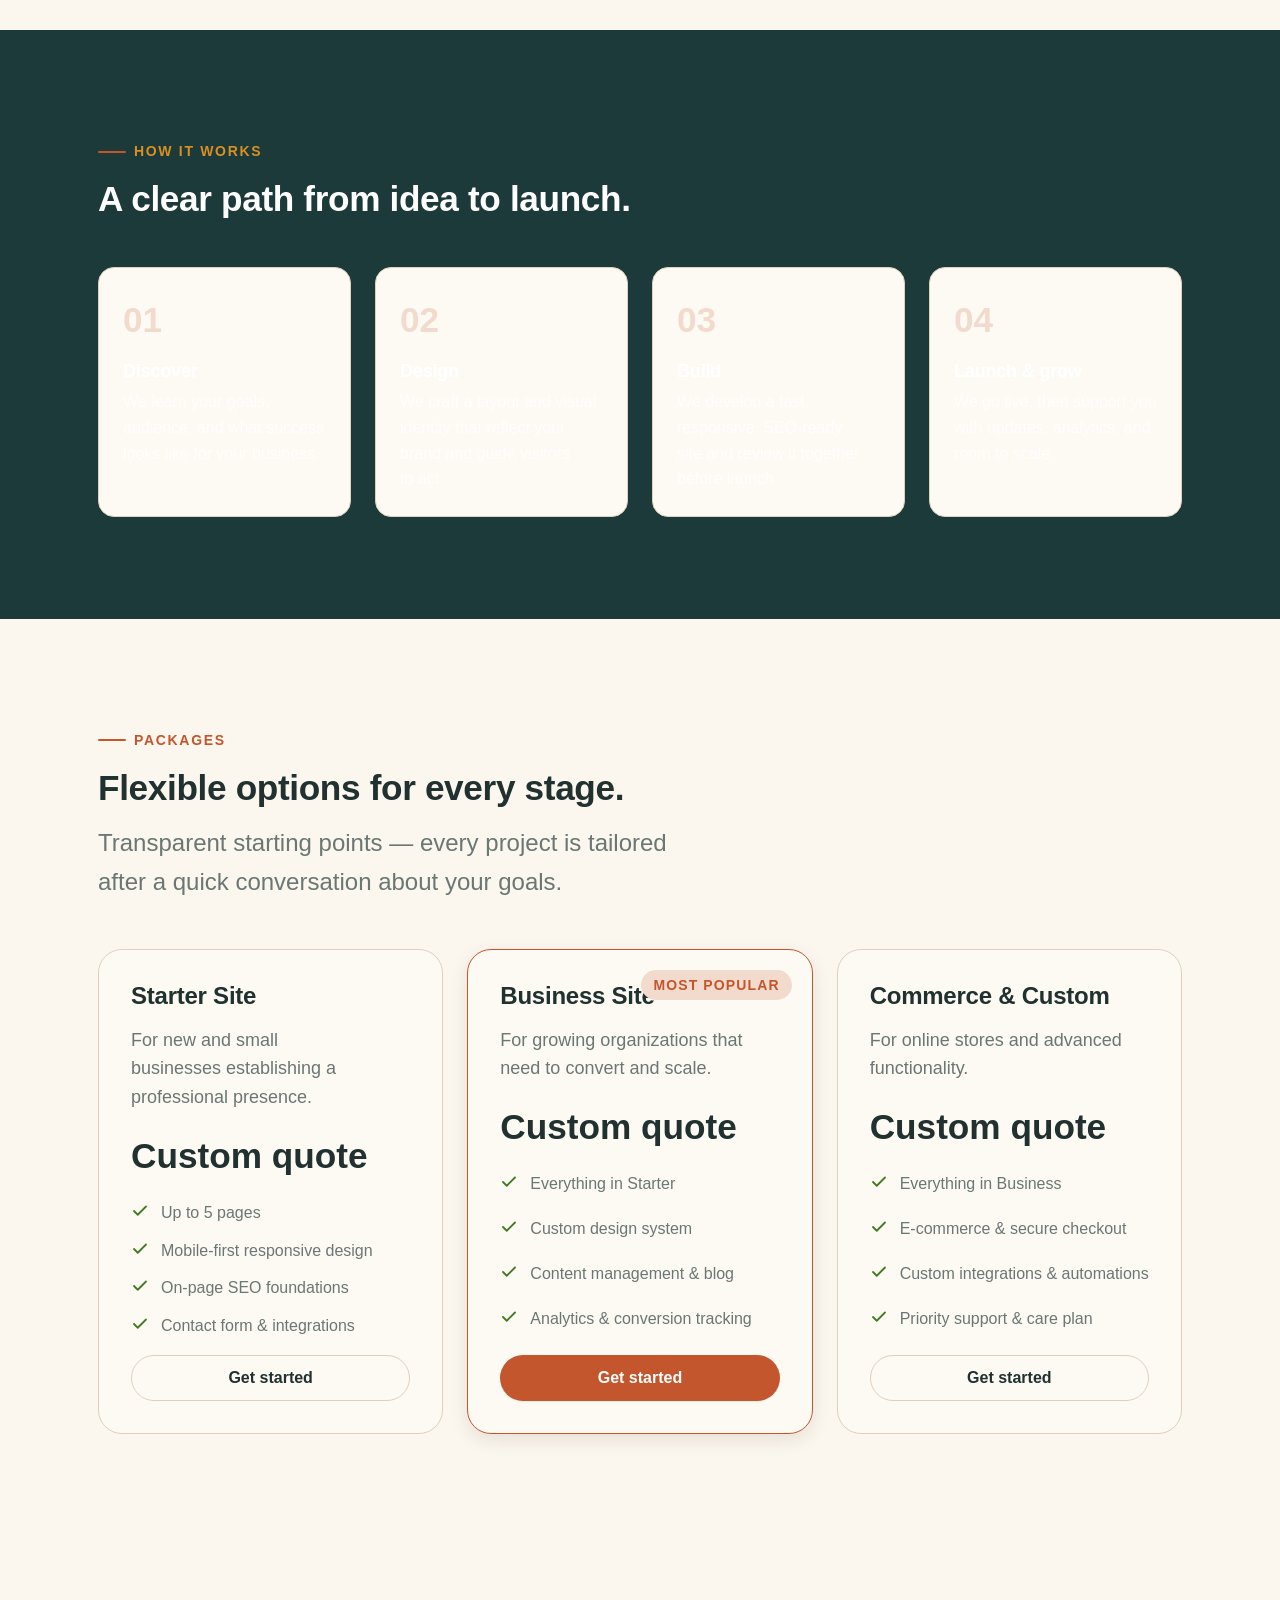
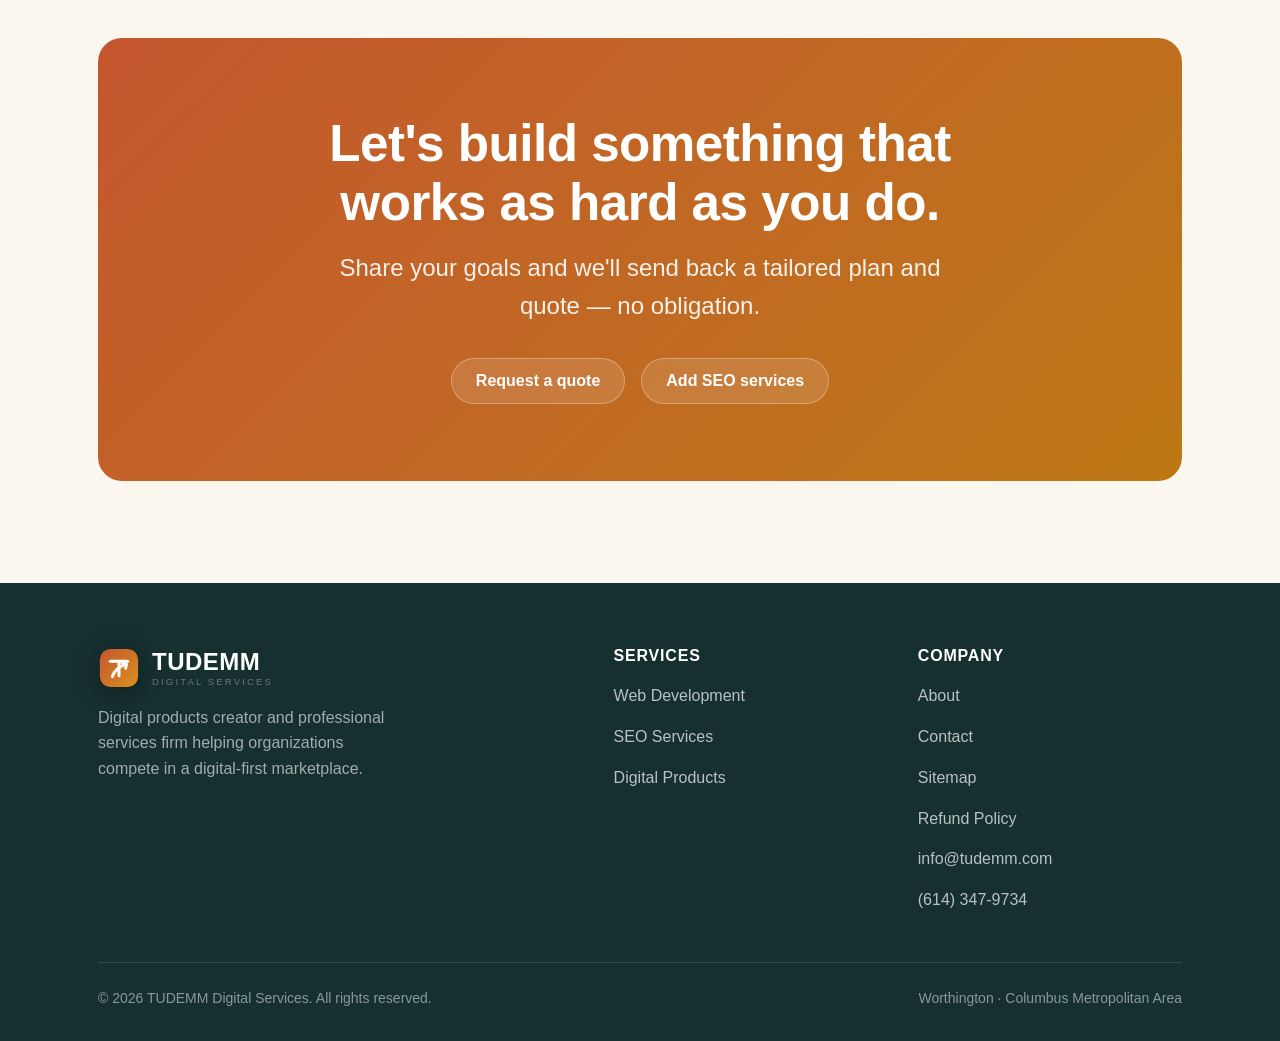
<file: pages/web-development.html>
<!DOCTYPE html>
<html lang="en">
  <head>
    <meta charset="UTF-8" />
    <link rel="icon" type="image/svg+xml" href="data:image/svg+xml,%3Csvg xmlns='http://www.w3.org/2000/svg' viewBox='0 0 44 44'%3E%3Cdefs%3E%3ClinearGradient id='g' x1='0' y1='0' x2='44' y2='44' gradientUnits='userSpaceOnUse'%3E%3Cstop stop-color='%23c4562e'/%3E%3Cstop offset='1' stop-color='%23d99021'/%3E%3C/linearGradient%3E%3C/defs%3E%3Crect x='2' y='2' width='40' height='40' rx='11' fill='url(%23g)'/%3E%3Cpath d='M13 15h18' stroke='%23fff' stroke-width='3.2' stroke-linecap='round'/%3E%3Cpath d='M22 15v15' stroke='%23fff' stroke-width='3.2' stroke-linecap='round'/%3E%3Cpath d='M15 31c2.4-6.4 6.8-10.4 13.6-12.6' stroke='%23fff' stroke-width='3.2' stroke-linecap='round' stroke-linejoin='round' opacity='.9'/%3E%3C/svg%3E" />
    <meta name="viewport" content="width=device-width, initial-scale=1.0" />
    <meta name="format-detection" content="telephone=no" />
    <title>Web Development — TUDEMM</title>
    <link rel="canonical" href="https://tudemm.com/pages/web-development" />
    <meta
      name="description"
      content="Professional web development from TUDEMM Digital Services. Fast, responsive, conversion-focused websites for small and mid-sized organizations in the Columbus metro and beyond."
    />
    <meta property="og:title" content="Web Development — TUDEMM" />
    <meta property="og:url" content="https://tudemm.com/pages/web-development" />
    <meta property="og:description" content="Fast, responsive, conversion-focused websites built on modern foundations." />
    <meta property="og:image" content="../assets/webdev.png" />
    <link rel="preconnect" href="https://api.fontshare.com" />
    <link href="https://api.fontshare.com/v2/css?f[]=clash-display@500,600&f[]=general-sans@400,500,600&display=swap" rel="stylesheet" />
    <link rel="stylesheet" href="../base.css" />
    <link rel="stylesheet" href="../style.css" />
  </head>
  <body>
    <a href="#main" class="sr-only">Skip to content</a>
    <header class="header">
      <div class="container">
        <nav class="nav" aria-label="Primary">
          <a href="../index.html" class="brand" aria-label="TUDEMM home">
            <svg viewBox="0 0 44 44" fill="none" aria-hidden="true" class="brand-mark">
              <rect x="2" y="2" width="40" height="40" rx="11" fill="url(#tudemmGrad1)" />
              <path d="M13 15h18" stroke="#fff" stroke-width="3.2" stroke-linecap="round" />
              <path d="M22 15v15" stroke="#fff" stroke-width="3.2" stroke-linecap="round" />
              <path d="M15 31c2.4-6.4 6.8-10.4 13.6-12.6" stroke="#fff" stroke-width="3.2" stroke-linecap="round" stroke-linejoin="round" opacity="0.9" />
              <path d="M25.6 16.8 30 18l-1.1 4.3" stroke="#fff" stroke-width="3.2" stroke-linecap="round" stroke-linejoin="round" opacity="0.9" />
              <defs>
                <linearGradient id="tudemmGrad1" x1="2" y1="2" x2="42" y2="42" gradientUnits="userSpaceOnUse">
                  <stop stop-color="#c4562e" />
                  <stop offset="1" stop-color="#d99021" />
                </linearGradient>
              </defs>
            </svg>
            <span class="brand-name">TUDEMM<small>DIGITAL SERVICES</small></span>
          </a>
          <ul class="nav-links">
            <li><a href="./web-development.html">Web Development</a></li>
            <li><a href="./seo.html">SEO Services</a></li>
            <li><a href="./products.html">Digital Products</a></li>
            <li><a href="./about.html">About</a></li>
          </ul>
          <div class="nav-actions">
            <button class="icon-btn" data-theme-toggle aria-label="Switch theme"></button>
            <a href="./contact.html" class="btn btn-primary">Start a project</a>
            <button class="icon-btn nav-toggle" data-nav-toggle aria-label="Open menu" aria-expanded="false">
              <svg width="20" height="20" viewBox="0 0 24 24" fill="none" stroke="currentColor" stroke-width="2" stroke-linecap="round"><path d="M3 6h18M3 12h18M3 18h18" /></svg>
            </button>
          </div>
        </nav>
        <div class="mobile-menu">
          <a href="./web-development.html">Web Development</a>
          <a href="./seo.html">SEO Services</a>
          <a href="./products.html">Digital Products</a>
          <a href="./about.html">About</a>
          <a href="./contact.html" class="btn btn-primary">Start a project</a>
        </div>
      </div>
    </header>

    <main id="main">
      <!-- PAGE HERO -->
      <section class="page-hero">
        <div class="container">
          <div class="inner">
            <div>
              <p class="breadcrumb"><a href="../index.html">Home</a> &rsaquo; Web Development</p>
              <span class="eyebrow">Web Development</span>
              <h1>Websites built to perform, not just to look good.</h1>
              <p>
                We design and build fast, responsive, search-friendly websites that turn visitors
                into customers — the digital storefront your business deserves.
              </p>
              <div class="hero-actions" style="margin-top: var(--space-8)">
                <a href="./contact.html" class="btn btn-primary">Request a quote
                  <svg viewBox="0 0 24 24" fill="none" stroke="currentColor" stroke-width="2" stroke-linecap="round" stroke-linejoin="round"><path d="M5 12h14M13 6l6 6-6 6"/></svg>
                </a>
                <a href="#packages" class="btn btn-ghost">See packages</a>
              </div>
            </div>
            <div class="page-hero-figure">
              <img src="../assets/webdev.png" alt="Illustration of a responsive website shown across desktop, tablet and mobile" />
            </div>
          </div>
        </div>
      </section>

      <!-- FEATURES -->
      <section>
        <div class="container">
          <div class="section-head reveal">
            <span class="eyebrow">What's included</span>
            <h2 class="section-title">Modern foundations, built for results.</h2>
            <p class="section-lead">Every site we build is fast, mobile-first, accessible, and ready to be found in search.</p>
          </div>
          <div class="grid feature-grid">
            <div class="feature reveal">
              <span class="card-icon"><svg viewBox="0 0 24 24" fill="none" stroke="currentColor" stroke-width="2" stroke-linecap="round" stroke-linejoin="round"><path d="M12 2 2 7l10 5 10-5-10-5zM2 17l10 5 10-5M2 12l10 5 10-5"/></svg></span>
              <h3>Custom design</h3>
              <p>A distinctive look tailored to your brand — never a generic template. Built to make the right first impression.</p>
            </div>
            <div class="feature reveal">
              <span class="card-icon"><svg viewBox="0 0 24 24" fill="none" stroke="currentColor" stroke-width="2" stroke-linecap="round" stroke-linejoin="round"><rect x="2" y="3" width="20" height="14" rx="2"/><path d="M8 21h8M12 17v4"/></svg></span>
              <h3>Fully responsive</h3>
              <p>Looks and works beautifully on every device. With most traffic on mobile, your site is built mobile-first.</p>
            </div>
            <div class="feature reveal">
              <span class="card-icon"><svg viewBox="0 0 24 24" fill="none" stroke="currentColor" stroke-width="2" stroke-linecap="round" stroke-linejoin="round"><path d="M13 2 3 14h7l-1 8 10-12h-7l1-8z"/></svg></span>
              <h3>Fast performance</h3>
              <p>Optimized to load in well under two seconds. Speed keeps visitors engaged and helps you rank higher.</p>
            </div>
            <div class="feature reveal">
              <span class="card-icon"><svg viewBox="0 0 24 24" fill="none" stroke="currentColor" stroke-width="2" stroke-linecap="round" stroke-linejoin="round"><circle cx="11" cy="11" r="7"/><path d="m21 21-4.3-4.3"/></svg></span>
              <h3>SEO-ready build</h3>
              <p>Clean, semantic code and on-page SEO baked in from day one, so your site is discoverable the moment it launches.</p>
            </div>
            <div class="feature reveal">
              <span class="card-icon"><svg viewBox="0 0 24 24" fill="none" stroke="currentColor" stroke-width="2" stroke-linecap="round" stroke-linejoin="round"><path d="M12 22s8-4 8-10V5l-8-3-8 3v7c0 6 8 10 8 10z"/></svg></span>
              <h3>Secure &amp; reliable</h3>
              <p>HTTPS, modern hosting, and best-practice security so your site stays online and trustworthy.</p>
            </div>
            <div class="feature reveal">
              <span class="card-icon"><svg viewBox="0 0 24 24" fill="none" stroke="currentColor" stroke-width="2" stroke-linecap="round" stroke-linejoin="round"><path d="M21 15a2 2 0 0 1-2 2H7l-4 4V5a2 2 0 0 1 2-2h14a2 2 0 0 1 2 2z"/></svg></span>
              <h3>Ongoing support</h3>
              <p>Launch is just the start. We offer care plans for updates, content changes, and peace of mind.</p>
            </div>
          </div>
        </div>
      </section>

      <!-- PROCESS -->
      <section class="band-ink">
        <div class="container">
          <div class="section-head reveal">
            <span class="eyebrow" style="color: var(--color-gold)">How it works</span>
            <h2 class="section-title">A clear path from idea to launch.</h2>
          </div>
          <div class="grid steps">
            <div class="step reveal">
              <h3 style="color:#fff">Discover</h3>
              <p style="color:rgba(255,255,255,0.74)">We learn your goals, audience, and what success looks like for your business.</p>
            </div>
            <div class="step reveal">
              <h3 style="color:#fff">Design</h3>
              <p style="color:rgba(255,255,255,0.74)">We craft a layout and visual identity that reflect your brand and guide visitors to act.</p>
            </div>
            <div class="step reveal">
              <h3 style="color:#fff">Build</h3>
              <p style="color:rgba(255,255,255,0.74)">We develop a fast, responsive, SEO-ready site and review it together before launch.</p>
            </div>
            <div class="step reveal">
              <h3 style="color:#fff">Launch &amp; grow</h3>
              <p style="color:rgba(255,255,255,0.74)">We go live, then support you with updates, analytics, and room to scale.</p>
            </div>
          </div>
        </div>
      </section>

      <!-- PACKAGES -->
      <section id="packages">
        <div class="container">
          <div class="section-head reveal">
            <span class="eyebrow">Packages</span>
            <h2 class="section-title">Flexible options for every stage.</h2>
            <p class="section-lead">Transparent starting points — every project is tailored after a quick conversation about your goals.</p>
          </div>
          <div class="grid pkg-grid">
            <div class="pkg reveal">
              <h3>Starter Site</h3>
              <p class="text-muted">For new and small businesses establishing a professional presence.</p>
              <div class="price">Custom quote</div>
              <ul>
                <li><svg viewBox="0 0 24 24" fill="none" stroke="currentColor" stroke-width="2.4" stroke-linecap="round" stroke-linejoin="round"><path d="M20 6 9 17l-5-5"/></svg> Up to 5 pages</li>
                <li><svg viewBox="0 0 24 24" fill="none" stroke="currentColor" stroke-width="2.4" stroke-linecap="round" stroke-linejoin="round"><path d="M20 6 9 17l-5-5"/></svg> Mobile-first responsive design</li>
                <li><svg viewBox="0 0 24 24" fill="none" stroke="currentColor" stroke-width="2.4" stroke-linecap="round" stroke-linejoin="round"><path d="M20 6 9 17l-5-5"/></svg> On-page SEO foundations</li>
                <li><svg viewBox="0 0 24 24" fill="none" stroke="currentColor" stroke-width="2.4" stroke-linecap="round" stroke-linejoin="round"><path d="M20 6 9 17l-5-5"/></svg> Contact form &amp; integrations</li>
              </ul>
              <a href="./contact.html" class="btn btn-ghost">Get started</a>
            </div>
            <div class="pkg pkg--featured reveal">
              <span class="pkg-tag">Most popular</span>
              <h3>Business Site</h3>
              <p class="text-muted">For growing organizations that need to convert and scale.</p>
              <div class="price">Custom quote</div>
              <ul>
                <li><svg viewBox="0 0 24 24" fill="none" stroke="currentColor" stroke-width="2.4" stroke-linecap="round" stroke-linejoin="round"><path d="M20 6 9 17l-5-5"/></svg> Everything in Starter</li>
                <li><svg viewBox="0 0 24 24" fill="none" stroke="currentColor" stroke-width="2.4" stroke-linecap="round" stroke-linejoin="round"><path d="M20 6 9 17l-5-5"/></svg> Custom design system</li>
                <li><svg viewBox="0 0 24 24" fill="none" stroke="currentColor" stroke-width="2.4" stroke-linecap="round" stroke-linejoin="round"><path d="M20 6 9 17l-5-5"/></svg> Content management &amp; blog</li>
                <li><svg viewBox="0 0 24 24" fill="none" stroke="currentColor" stroke-width="2.4" stroke-linecap="round" stroke-linejoin="round"><path d="M20 6 9 17l-5-5"/></svg> Analytics &amp; conversion tracking</li>
              </ul>
              <a href="./contact.html" class="btn btn-primary">Get started</a>
            </div>
            <div class="pkg reveal">
              <h3>Commerce &amp; Custom</h3>
              <p class="text-muted">For online stores and advanced functionality.</p>
              <div class="price">Custom quote</div>
              <ul>
                <li><svg viewBox="0 0 24 24" fill="none" stroke="currentColor" stroke-width="2.4" stroke-linecap="round" stroke-linejoin="round"><path d="M20 6 9 17l-5-5"/></svg> Everything in Business</li>
                <li><svg viewBox="0 0 24 24" fill="none" stroke="currentColor" stroke-width="2.4" stroke-linecap="round" stroke-linejoin="round"><path d="M20 6 9 17l-5-5"/></svg> E-commerce &amp; secure checkout</li>
                <li><svg viewBox="0 0 24 24" fill="none" stroke="currentColor" stroke-width="2.4" stroke-linecap="round" stroke-linejoin="round"><path d="M20 6 9 17l-5-5"/></svg> Custom integrations &amp; automations</li>
                <li><svg viewBox="0 0 24 24" fill="none" stroke="currentColor" stroke-width="2.4" stroke-linecap="round" stroke-linejoin="round"><path d="M20 6 9 17l-5-5"/></svg> Priority support &amp; care plan</li>
              </ul>
              <a href="./contact.html" class="btn btn-ghost">Get started</a>
            </div>
          </div>
        </div>
      </section>

      <!-- CTA -->
      <section>
        <div class="container">
          <div class="cta-band reveal">
            <h2>Let's build something that works as hard as you do.</h2>
            <p>Share your goals and we'll send back a tailored plan and quote — no obligation.</p>
            <div class="cta-actions">
              <a href="./contact.html" class="btn btn-light">Request a quote</a>
              <a href="./seo.html" class="btn btn-light">Add SEO services</a>
            </div>
          </div>
        </div>
      </section>
    </main>

    <!-- FOOTER -->
    <footer class="footer">
      <div class="container">
        <div class="footer-grid">
          <div>
            <a href="../index.html" class="brand" aria-label="TUDEMM home">
              <svg viewBox="0 0 44 44" fill="none" aria-hidden="true" class="brand-mark">
              <rect x="2" y="2" width="40" height="40" rx="11" fill="url(#tudemmGrad2)" />
              <path d="M13 15h18" stroke="#fff" stroke-width="3.2" stroke-linecap="round" />
              <path d="M22 15v15" stroke="#fff" stroke-width="3.2" stroke-linecap="round" />
              <path d="M15 31c2.4-6.4 6.8-10.4 13.6-12.6" stroke="#fff" stroke-width="3.2" stroke-linecap="round" stroke-linejoin="round" opacity="0.9" />
              <path d="M25.6 16.8 30 18l-1.1 4.3" stroke="#fff" stroke-width="3.2" stroke-linecap="round" stroke-linejoin="round" opacity="0.9" />
              <defs>
                <linearGradient id="tudemmGrad2" x1="2" y1="2" x2="42" y2="42" gradientUnits="userSpaceOnUse">
                  <stop stop-color="#c4562e" />
                  <stop offset="1" stop-color="#d99021" />
                </linearGradient>
              </defs>
            </svg>
              <span class="brand-name" style="color:#fff">TUDEMM<small>DIGITAL SERVICES</small></span>
            </a>
            <p class="footer-about">Digital products creator and professional services firm helping organizations compete in a digital-first marketplace.</p>
          </div>
          <div>
            <h5>Services</h5>
            <ul>
              <li><a href="./web-development.html">Web Development</a></li>
              <li><a href="./seo.html">SEO Services</a></li>
              <li><a href="./products.html">Digital Products</a></li>
            </ul>
          </div>
          <div>
            <h5>Company</h5>
            <ul>
              <li><a href="./about.html">About</a></li>
              <li><a href="./contact.html">Contact</a></li>
              <li><a href="./sitemap.html">Sitemap</a></li>
              <li><a href="./refunds.html">Refund Policy</a></li>
              <li><a href="mailto:info@tudemm.com">info@tudemm.com</a></li>
              <li><span>(614) 347-9734</span></li>
            </ul>
          </div>
        </div>
        <div class="footer-bottom">
          <span>&copy; <span data-year>2026</span> TUDEMM Digital Services. All rights reserved.</span>
          <span>Worthington · Columbus Metropolitan Area</span>
        </div>
      </div>
    </footer>
    <script src="../app.js" defer></script>
  </body>
</html>
</file>
<file: base.css>
/* base.css */
*,
*::before,
*::after {
  box-sizing: border-box;
  margin: 0;
  padding: 0;
}

html {
  -moz-text-size-adjust: none;
  -webkit-text-size-adjust: none;
  text-size-adjust: none;
  -webkit-font-smoothing: antialiased;
  -moz-osx-font-smoothing: grayscale;
  text-rendering: optimizeLegibility;
  scroll-behavior: smooth;
  hanging-punctuation: first last;
  scroll-padding-top: var(--space-20);
}

body {
  min-height: 100dvh;
  line-height: 1.6;
  font-family: var(--font-body, sans-serif);
  font-size: var(--text-base);
  color: var(--color-text);
  background-color: var(--color-bg);
}

img,
picture,
video,
canvas,
svg {
  display: block;
  max-width: 100%;
  height: auto;
}
ul[role='list'],
ol[role='list'] {
  list-style: none;
}
input,
button,
textarea,
select {
  font: inherit;
  color: inherit;
}

h1,
h2,
h3,
h4,
h5,
h6 {
  text-wrap: balance;
  line-height: 1.15;
}
p,
li,
figcaption {
  text-wrap: pretty;
  max-width: 72ch;
}

::selection {
  background: oklch(from var(--color-primary) l c h / 0.25);
  color: var(--color-text);
}

:focus-visible {
  outline: 2px solid var(--color-primary);
  outline-offset: 3px;
  border-radius: var(--radius-sm);
}

@media (prefers-reduced-motion: reduce) {
  *,
  *::before,
  *::after {
    animation-duration: 0.01ms !important;
    animation-iteration-count: 1 !important;
    transition-duration: 0.01ms !important;
    scroll-behavior: auto !important;
  }
}

button {
  cursor: pointer;
  background: none;
  border: none;
}
table {
  border-collapse: collapse;
  width: 100%;
}

a,
button,
[role='button'],
[role='link'],
input,
textarea,
select {
  transition:
    color var(--transition-interactive),
    background var(--transition-interactive),
    border-color var(--transition-interactive),
    box-shadow var(--transition-interactive),
    transform var(--transition-interactive);
}

.sr-only {
  position: absolute;
  width: 1px;
  height: 1px;
  padding: 0;
  margin: -1px;
  overflow: hidden;
  clip: rect(0, 0, 0, 0);
  white-space: nowrap;
  border-width: 0;
}
</file>
<file: style.css>
/* ============================================================
   TUDEMM Digital Services — Design Tokens + Components
   Palette: warm cream surfaces, deep slate-teal ink,
   terracotta/amber primary accent. Warm + professional.
   ============================================================ */

:root,
[data-theme='light'] {
  /* Type scale */
  --text-xs: clamp(0.75rem, 0.7rem + 0.25vw, 0.875rem);
  --text-sm: clamp(0.875rem, 0.8rem + 0.35vw, 1rem);
  --text-base: clamp(1rem, 0.95rem + 0.25vw, 1.125rem);
  --text-lg: clamp(1.125rem, 1rem + 0.75vw, 1.5rem);
  --text-xl: clamp(1.5rem, 1.2rem + 1.25vw, 2.25rem);
  --text-2xl: clamp(2rem, 1.2rem + 2.5vw, 3.5rem);
  --text-3xl: clamp(2.5rem, 1rem + 4vw, 5rem);

  /* Spacing */
  --space-1: 0.25rem;
  --space-2: 0.5rem;
  --space-3: 0.75rem;
  --space-4: 1rem;
  --space-5: 1.25rem;
  --space-6: 1.5rem;
  --space-8: 2rem;
  --space-10: 2.5rem;
  --space-12: 3rem;
  --space-16: 4rem;
  --space-20: 5rem;
  --space-24: 6rem;
  --space-32: 8rem;

  /* Surfaces — warm cream */
  --color-bg: #fbf6ee;
  --color-surface: #fdfaf4;
  --color-surface-2: #ffffff;
  --color-surface-offset: #f5ece0;
  --color-surface-offset-2: #efe3d3;
  --color-surface-dynamic: #e8d9c6;
  --color-divider: #ecdfce;
  --color-border: #e0d0bb;

  /* Text — deep slate-teal ink */
  --color-text: #20312f;
  --color-text-muted: #6b7773;
  --color-text-faint: #aeb4ad;
  --color-text-inverse: #fdfaf4;

  /* Primary accent — terracotta */
  --color-primary: #c4562e;
  --color-primary-hover: #a8431f;
  --color-primary-active: #8a3417;
  --color-primary-highlight: #f2dbcd;

  /* Secondary accent — warm amber/gold (for highlights only) */
  --color-gold: #d99021;
  --color-gold-hover: #bd7813;
  --color-gold-highlight: #f5e4c4;

  /* Deep teal (headers / footer / dark blocks) */
  --color-ink: #1d3a3a;
  --color-ink-2: #16302f;

  --color-success: #437a22;
  --color-error: #a12c4a;

  /* Radius */
  --radius-sm: 0.375rem;
  --radius-md: 0.625rem;
  --radius-lg: 1rem;
  --radius-xl: 1.5rem;
  --radius-full: 9999px;

  --transition-interactive: 200ms cubic-bezier(0.16, 1, 0.3, 1);

  --shadow-sm: 0 1px 2px oklch(0.3 0.03 40 / 0.08);
  --shadow-md: 0 6px 18px oklch(0.3 0.03 40 / 0.10);
  --shadow-lg: 0 18px 44px oklch(0.3 0.03 40 / 0.14);

  --content-narrow: 640px;
  --content-default: 960px;
  --content-wide: 1180px;

  --font-display: 'Clash Display', 'Georgia', sans-serif;
  --font-body: 'General Sans', 'Helvetica Neue', sans-serif;
}

[data-theme='dark'] {
  --color-bg: #14201f;
  --color-surface: #182826;
  --color-surface-2: #1d302e;
  --color-surface-offset: #1b2c2a;
  --color-surface-offset-2: #213533;
  --color-surface-dynamic: #2a403d;
  --color-divider: #243734;
  --color-border: #324a47;

  --color-text: #ece4d8;
  --color-text-muted: #9aa39d;
  --color-text-faint: #69736e;
  --color-text-inverse: #14201f;

  --color-primary: #e07a4f;
  --color-primary-hover: #ec9069;
  --color-primary-active: #f2a585;
  --color-primary-highlight: #3a2a22;

  --color-gold: #e8af46;
  --color-gold-hover: #f2c264;
  --color-gold-highlight: #3a3018;

  --color-ink: #0f2120;
  --color-ink-2: #0c1c1b;

  --color-success: #6daa45;
  --color-error: #d76b86;

  --shadow-sm: 0 1px 2px oklch(0 0 0 / 0.25);
  --shadow-md: 0 6px 18px oklch(0 0 0 / 0.35);
  --shadow-lg: 0 18px 44px oklch(0 0 0 / 0.45);
}

@media (prefers-color-scheme: dark) {
  :root:not([data-theme]) {
    --color-bg: #14201f;
    --color-surface: #182826;
    --color-surface-2: #1d302e;
    --color-surface-offset: #1b2c2a;
    --color-surface-offset-2: #213533;
    --color-surface-dynamic: #2a403d;
    --color-divider: #243734;
    --color-border: #324a47;
    --color-text: #ece4d8;
    --color-text-muted: #9aa39d;
    --color-text-faint: #69736e;
    --color-text-inverse: #14201f;
    --color-primary: #e07a4f;
    --color-primary-hover: #ec9069;
    --color-primary-active: #f2a585;
    --color-primary-highlight: #3a2a22;
    --color-gold: #e8af46;
    --color-ink: #0f2120;
    --color-ink-2: #0c1c1b;
  }
}

/* ============================================================
   Layout primitives
   ============================================================ */
.container {
  width: 100%;
  max-width: var(--content-wide);
  margin-inline: auto;
  padding-inline: clamp(var(--space-5), 4vw, var(--space-12));
}
.container--narrow {
  max-width: var(--content-default);
}

section {
  padding-block: clamp(var(--space-16), 8vw, var(--space-32));
}

.eyebrow {
  display: inline-flex;
  align-items: center;
  gap: var(--space-2);
  font-family: var(--font-body);
  font-size: var(--text-xs);
  font-weight: 600;
  letter-spacing: 0.12em;
  text-transform: uppercase;
  color: var(--color-primary);
  margin-bottom: var(--space-4);
}
.eyebrow::before {
  content: '';
  width: 1.75rem;
  height: 2px;
  background: var(--color-primary);
  border-radius: var(--radius-full);
}

h1,
h2,
h3,
h4,
h5,
h6 {
  font-family: var(--font-display);
  font-weight: 600;
  letter-spacing: -0.01em;
  color: var(--color-text);
}
.section-title {
  font-size: var(--text-xl);
  margin-bottom: var(--space-4);
}
.section-lead {
  font-size: var(--text-lg);
  color: var(--color-text-muted);
  max-width: 56ch;
}

.text-muted {
  color: var(--color-text-muted);
}

/* ============================================================
   Buttons
   ============================================================ */
.btn {
  display: inline-flex;
  align-items: center;
  justify-content: center;
  gap: var(--space-2);
  font-family: var(--font-body);
  font-size: var(--text-sm);
  font-weight: 600;
  padding: var(--space-3) var(--space-6);
  border-radius: var(--radius-full);
  border: 1.5px solid transparent;
  text-decoration: none;
  line-height: 1;
  min-height: 46px;
  white-space: nowrap;
}
.btn svg {
  width: 1.1em;
  height: 1.1em;
}
.btn-primary {
  background: var(--color-primary);
  color: #fff;
  box-shadow: var(--shadow-sm);
}
.btn-primary:hover {
  background: var(--color-primary-hover);
  transform: translateY(-2px);
  box-shadow: var(--shadow-md);
}
.btn-primary:active {
  background: var(--color-primary-active);
  transform: translateY(0);
}
.btn-ghost {
  background: transparent;
  color: var(--color-text);
  border-color: var(--color-border);
}
.btn-ghost:hover {
  border-color: var(--color-primary);
  color: var(--color-primary);
  transform: translateY(-2px);
}
.btn-light {
  background: rgba(255, 255, 255, 0.12);
  color: #fff;
  border-color: rgba(255, 255, 255, 0.3);
}
.btn-light:hover {
  background: rgba(255, 255, 255, 0.2);
  transform: translateY(-2px);
}

/* ============================================================
   Header / Nav
   ============================================================ */
.header {
  position: sticky;
  top: 0;
  z-index: 50;
  background: oklch(from var(--color-bg) l c h / 0.85);
  backdrop-filter: blur(14px);
  border-bottom: 1px solid transparent;
  transition: box-shadow 0.3s ease, border-color 0.3s ease;
}
.header--scrolled {
  box-shadow: var(--shadow-sm);
  border-bottom-color: var(--color-divider);
}
.nav {
  display: flex;
  align-items: center;
  justify-content: space-between;
  gap: var(--space-6);
  padding-block: var(--space-4);
}
.brand {
  display: inline-flex;
  align-items: center;
  gap: var(--space-3);
  text-decoration: none;
  color: var(--color-text);
}
.brand svg {
  width: 42px;
  height: 42px;
  display: block;
  filter: drop-shadow(0 4px 10px rgba(196, 86, 46, 0.28));
}
.brand-name {
  font-family: var(--font-display);
  font-weight: 600;
  font-size: var(--text-lg);
  letter-spacing: 0.02em;
  line-height: 1;
}
.brand-name small {
  display: block;
  font-family: var(--font-body);
  font-size: 0.6rem;
  font-weight: 500;
  letter-spacing: 0.22em;
  color: var(--color-text-muted);
  margin-top: 3px;
}
.nav-links {
  display: flex;
  align-items: center;
  gap: var(--space-6);
  list-style: none;
}
.nav-links a {
  font-size: var(--text-sm);
  font-weight: 500;
  color: var(--color-text-muted);
  text-decoration: none;
}
.nav-links a:hover {
  color: var(--color-primary);
}
.nav-actions {
  display: flex;
  align-items: center;
  gap: var(--space-3);
}
.icon-btn {
  display: inline-flex;
  align-items: center;
  justify-content: center;
  width: 42px;
  height: 42px;
  border-radius: var(--radius-full);
  color: var(--color-text-muted);
  border: 1px solid var(--color-border);
}
.icon-btn:hover {
  color: var(--color-primary);
  border-color: var(--color-primary);
}
.nav-toggle {
  display: none;
}
.mobile-menu {
  display: none;
}

/* Mobile nav */
@media (max-width: 860px) {
  .nav-links,
  .nav-actions .btn {
    display: none;
  }
  .nav-toggle {
    display: inline-flex;
  }
  .mobile-menu {
    display: none;
    flex-direction: column;
    gap: var(--space-2);
    padding: var(--space-4) 0 var(--space-6);
    border-top: 1px solid var(--color-divider);
  }
  .mobile-menu.open {
    display: flex;
  }
  .mobile-menu a {
    font-size: var(--text-base);
    font-weight: 500;
    color: var(--color-text);
    text-decoration: none;
    padding: var(--space-3) var(--space-2);
    border-radius: var(--radius-md);
  }
  .mobile-menu a:hover {
    background: var(--color-surface-offset);
    color: var(--color-primary);
  }
  .mobile-menu .btn {
    margin-top: var(--space-2);
  }
}

/* ============================================================
   Hero
   ============================================================ */
.hero {
  position: relative;
  overflow: hidden;
  padding-block: clamp(var(--space-16), 9vw, var(--space-32));
}
.hero-bg {
  position: absolute;
  inset: 0;
  z-index: 0;
}
.hero-bg img {
  width: 100%;
  height: 100%;
  object-fit: cover;
  opacity: 0.96;
}
.hero-bg::after {
  content: '';
  position: absolute;
  inset: 0;
  background: linear-gradient(
    100deg,
    oklch(from var(--color-bg) l c h / 0.96) 0%,
    oklch(from var(--color-bg) l c h / 0.82) 42%,
    oklch(from var(--color-bg) l c h / 0.25) 100%
  );
}
[data-theme='dark'] .hero-bg img {
  opacity: 0.5;
}
.hero-inner {
  position: relative;
  z-index: 1;
  max-width: 40rem;
}
.hero h1 {
  font-size: var(--text-3xl);
  line-height: 1.02;
  margin-bottom: var(--space-5);
}
.hero h1 .accent {
  color: var(--color-primary);
}
.hero-sub {
  font-size: var(--text-lg);
  color: var(--color-text-muted);
  margin-bottom: var(--space-8);
  max-width: 38ch;
}
.hero-actions {
  display: flex;
  flex-wrap: wrap;
  gap: var(--space-4);
}
.hero-stats {
  display: flex;
  flex-wrap: wrap;
  gap: clamp(var(--space-6), 5vw, var(--space-16));
  margin-top: var(--space-16);
  position: relative;
  z-index: 1;
}
.stat .num {
  font-family: var(--font-display);
  font-size: var(--text-xl);
  font-weight: 600;
  color: var(--color-primary);
  line-height: 1;
}
.stat .label {
  font-size: var(--text-sm);
  color: var(--color-text-muted);
  margin-top: var(--space-2);
  max-width: 22ch;
}

/* ============================================================
   Service cards
   ============================================================ */
.grid {
  display: grid;
  gap: var(--space-6);
}
.section-head {
  margin-bottom: var(--space-12);
  max-width: 60ch;
}
.services-grid {
  grid-template-columns: repeat(auto-fit, minmax(290px, 1fr));
}
.card {
  background: var(--color-surface);
  border: 1px solid var(--color-border);
  border-radius: var(--radius-xl);
  overflow: hidden;
  display: flex;
  flex-direction: column;
  box-shadow: var(--shadow-sm);
}
.card-link {
  text-decoration: none;
  color: inherit;
}
.card-link:hover {
  transform: translateY(-4px);
  box-shadow: var(--shadow-lg);
  border-color: var(--color-primary-highlight);
}
.card-media {
  aspect-ratio: 4 / 3;
  background: var(--color-surface-offset);
  overflow: hidden;
}
.card-media img {
  width: 100%;
  height: 100%;
  object-fit: cover;
  transition: transform 0.5s cubic-bezier(0.16, 1, 0.3, 1);
}
.card-link:hover .card-media img {
  transform: scale(1.04);
}
.card-body {
  padding: var(--space-6);
  display: flex;
  flex-direction: column;
  gap: var(--space-3);
  flex: 1;
}
.card-icon {
  display: inline-flex;
  align-items: center;
  justify-content: center;
  width: 44px;
  height: 44px;
  border-radius: var(--radius-md);
  background: var(--color-primary-highlight);
  color: var(--color-primary);
  margin-bottom: var(--space-2);
}
.card-icon svg {
  width: 22px;
  height: 22px;
}
.card h3 {
  font-size: var(--text-lg);
}
.card p {
  font-size: var(--text-base);
  color: var(--color-text-muted);
  flex: 1;
}
.card-cta {
  display: inline-flex;
  align-items: center;
  gap: var(--space-2);
  font-size: var(--text-sm);
  font-weight: 600;
  color: var(--color-primary);
  margin-top: var(--space-2);
}
.card-cta svg {
  width: 1em;
  height: 1em;
  transition: transform var(--transition-interactive);
}
.card-link:hover .card-cta svg {
  transform: translateX(4px);
}

/* ============================================================
   About / mission band
   ============================================================ */
.band-ink {
  background: var(--color-ink);
  color: var(--color-text-inverse);
}
.band-ink h2,
.band-ink h3 {
  color: #fff;
}
.band-ink .section-lead {
  color: rgba(255, 255, 255, 0.78);
}
.about-grid {
  grid-template-columns: 1.1fr 1fr;
  align-items: center;
  gap: clamp(var(--space-8), 5vw, var(--space-20));
}
@media (max-width: 820px) {
  .about-grid {
    grid-template-columns: 1fr;
  }
}
.about-copy p {
  color: rgba(255, 255, 255, 0.82);
  margin-bottom: var(--space-4);
}
.mission-list {
  list-style: none;
  display: grid;
  gap: var(--space-4);
  margin-top: var(--space-6);
}
.mission-list li {
  display: flex;
  gap: var(--space-4);
  align-items: flex-start;
}
.mission-num {
  flex-shrink: 0;
  width: 40px;
  height: 40px;
  border-radius: var(--radius-full);
  background: var(--color-primary);
  color: #fff;
  display: inline-flex;
  align-items: center;
  justify-content: center;
  font-family: var(--font-display);
  font-weight: 600;
}
.mission-list strong {
  color: #fff;
  display: block;
  margin-bottom: 2px;
}
.mission-list span {
  color: rgba(255, 255, 255, 0.74);
  font-size: var(--text-base);
}
.about-figure {
  border-radius: var(--radius-xl);
  overflow: hidden;
  box-shadow: var(--shadow-lg);
  border: 1px solid rgba(255, 255, 255, 0.12);
}

/* ============================================================
   Page hero (interior)
   ============================================================ */
.page-hero {
  padding-block: clamp(var(--space-16), 7vw, var(--space-24));
  background: var(--color-surface-offset);
  border-bottom: 1px solid var(--color-divider);
}
.page-hero .inner {
  display: grid;
  grid-template-columns: 1.2fr 1fr;
  gap: clamp(var(--space-8), 5vw, var(--space-16));
  align-items: center;
}
@media (max-width: 820px) {
  .page-hero .inner {
    grid-template-columns: 1fr;
  }
}
.page-hero h1 {
  font-size: var(--text-2xl);
  margin-bottom: var(--space-5);
}
.page-hero p {
  font-size: var(--text-lg);
  color: var(--color-text-muted);
  max-width: 46ch;
}
.page-hero-figure {
  border-radius: var(--radius-xl);
  overflow: hidden;
  box-shadow: var(--shadow-md);
  border: 1px solid var(--color-border);
}
.breadcrumb {
  font-size: var(--text-sm);
  color: var(--color-text-muted);
  margin-bottom: var(--space-5);
}
.breadcrumb a {
  color: var(--color-text-muted);
  text-decoration: none;
}
.breadcrumb a:hover {
  color: var(--color-primary);
}

/* ============================================================
   Feature rows (services pages)
   ============================================================ */
.feature-grid {
  grid-template-columns: repeat(auto-fit, minmax(260px, 1fr));
  gap: var(--space-8);
}
.feature {
  display: flex;
  flex-direction: column;
  gap: var(--space-3);
}
.feature .card-icon {
  margin-bottom: var(--space-1);
}
.feature h3 {
  font-size: var(--text-lg);
}
.feature p {
  color: var(--color-text-muted);
}

/* Process steps */
.steps {
  counter-reset: step;
  display: grid;
  gap: var(--space-6);
  grid-template-columns: repeat(auto-fit, minmax(220px, 1fr));
}
.step {
  background: var(--color-surface);
  border: 1px solid var(--color-border);
  border-radius: var(--radius-lg);
  padding: var(--space-6);
  position: relative;
}
.step::before {
  counter-increment: step;
  content: '0' counter(step);
  font-family: var(--font-display);
  font-size: var(--text-xl);
  font-weight: 600;
  color: var(--color-primary-highlight);
  display: block;
  margin-bottom: var(--space-3);
}
[data-theme='dark'] .step::before {
  color: var(--color-primary);
  opacity: 0.6;
}
.step h3 {
  font-size: var(--text-base);
  margin-bottom: var(--space-2);
}
.step p {
  font-size: var(--text-sm);
  color: var(--color-text-muted);
}

/* Pricing / package cards */
.pkg-grid {
  grid-template-columns: repeat(auto-fit, minmax(280px, 1fr));
  gap: var(--space-6);
  align-items: stretch;
}
.pkg {
  background: var(--color-surface);
  border: 1px solid var(--color-border);
  border-radius: var(--radius-xl);
  padding: var(--space-8);
  display: flex;
  flex-direction: column;
  gap: var(--space-4);
}
.pkg--featured {
  border-color: var(--color-primary);
  box-shadow: var(--shadow-md);
  position: relative;
}
.pkg-tag {
  position: absolute;
  top: var(--space-5);
  right: var(--space-5);
  font-size: var(--text-xs);
  font-weight: 600;
  letter-spacing: 0.08em;
  text-transform: uppercase;
  color: var(--color-primary);
  background: var(--color-primary-highlight);
  padding: var(--space-1) var(--space-3);
  border-radius: var(--radius-full);
}
.pkg h3 {
  font-size: var(--text-lg);
}
.pkg .price {
  font-family: var(--font-display);
  font-size: var(--text-xl);
  font-weight: 600;
  color: var(--color-text);
}
.pkg .price small {
  font-family: var(--font-body);
  font-size: var(--text-sm);
  font-weight: 400;
  color: var(--color-text-muted);
}
.pkg ul {
  list-style: none;
  display: grid;
  gap: var(--space-3);
  flex: 1;
}
.pkg li {
  display: flex;
  gap: var(--space-3);
  font-size: var(--text-sm);
  color: var(--color-text-muted);
}
.pkg li svg {
  flex-shrink: 0;
  width: 18px;
  height: 18px;
  color: var(--color-success);
  margin-top: 2px;
}

/* ============================================================
   Products
   ============================================================ */
.products-grid {
  grid-template-columns: repeat(auto-fit, minmax(260px, 1fr));
  gap: var(--space-8);
}
.product {
  display: flex;
  flex-direction: column;
  gap: var(--space-4);
}
.product-cover {
  aspect-ratio: 3 / 4;
  border-radius: var(--radius-lg);
  overflow: hidden;
  background: var(--color-surface-offset);
  box-shadow: var(--shadow-md);
  position: relative;
}
.product-cover img {
  width: 100%;
  height: 100%;
  object-fit: cover;
  transition: transform 0.5s cubic-bezier(0.16, 1, 0.3, 1);
}
.product:hover .product-cover img {
  transform: scale(1.04);
}
.product-badge {
  position: absolute;
  top: var(--space-3);
  left: var(--space-3);
  font-size: var(--text-xs);
  font-weight: 600;
  letter-spacing: 0.05em;
  text-transform: uppercase;
  color: #fff;
  background: var(--color-primary);
  padding: var(--space-1) var(--space-3);
  border-radius: var(--radius-full);
}
.product-cat {
  font-size: var(--text-xs);
  font-weight: 600;
  letter-spacing: 0.1em;
  text-transform: uppercase;
  color: var(--color-gold);
}
.product h3 {
  font-size: var(--text-lg);
  margin-top: var(--space-1);
}
.product p {
  font-size: var(--text-sm);
  color: var(--color-text-muted);
  flex: 1;
}
.product-foot {
  display: flex;
  align-items: center;
  justify-content: space-between;
  gap: var(--space-3);
  margin-top: var(--space-2);
}
.product-price {
  font-family: var(--font-display);
  font-weight: 600;
  font-size: var(--text-lg);
  color: var(--color-text);
}
.product-price small {
  display: block;
  font-family: var(--font-body);
  font-size: var(--text-xs);
  font-weight: 400;
  color: var(--color-text-faint);
  text-decoration: line-through;
}
.notice {
  display: flex;
  gap: var(--space-3);
  align-items: flex-start;
  background: var(--color-gold-highlight);
  border: 1px solid oklch(from var(--color-gold) l c h / 0.35);
  border-radius: var(--radius-lg);
  padding: var(--space-5);
  margin-top: var(--space-12);
}
.notice svg {
  flex-shrink: 0;
  width: 22px;
  height: 22px;
  color: var(--color-gold-hover);
}
[data-theme='dark'] .notice svg {
  color: var(--color-gold);
}
.notice p {
  font-size: var(--text-sm);
  color: var(--color-text);
  margin: 0;
}
.notice a {
  color: inherit;
  font-weight: 600;
  text-decoration: underline;
  text-underline-offset: 2px;
}
.notice a:hover {
  color: var(--color-primary);
}

/* ============================================================
   CTA band
   ============================================================ */
.cta-band {
  background: linear-gradient(135deg in oklab, var(--color-primary), var(--color-gold-hover));
  color: #fff;
  border-radius: var(--radius-xl);
  padding: clamp(var(--space-10), 6vw, var(--space-20));
  text-align: center;
}
.cta-band h2 {
  color: #fff;
  font-size: var(--text-2xl);
  margin-bottom: var(--space-4);
}
.cta-band p {
  color: rgba(255, 255, 255, 0.9);
  font-size: var(--text-lg);
  max-width: 48ch;
  margin: 0 auto var(--space-8);
}
.cta-actions {
  display: flex;
  flex-wrap: wrap;
  gap: var(--space-4);
  justify-content: center;
}

/* ============================================================
   Contact
   ============================================================ */
.contact-grid {
  grid-template-columns: 1fr 1.1fr;
  gap: clamp(var(--space-8), 5vw, var(--space-16));
  align-items: start;
}
@media (max-width: 860px) {
  .contact-grid {
    grid-template-columns: 1fr;
  }
}
.contact-info {
  display: grid;
  gap: var(--space-6);
}
.info-item {
  display: flex;
  gap: var(--space-4);
  align-items: flex-start;
}
.info-item .card-icon {
  margin: 0;
}
.info-item h4 {
  font-family: var(--font-body);
  font-size: var(--text-sm);
  font-weight: 600;
  letter-spacing: 0.05em;
  text-transform: uppercase;
  color: var(--color-text-muted);
  margin-bottom: var(--space-1);
}
.info-item a,
.info-item p {
  color: var(--color-text);
  text-decoration: none;
  font-size: var(--text-base);
}
.info-item a:hover {
  color: var(--color-primary);
}
form {
  background: var(--color-surface);
  border: 1px solid var(--color-border);
  border-radius: var(--radius-xl);
  padding: clamp(var(--space-6), 4vw, var(--space-10));
  box-shadow: var(--shadow-sm);
}
.field {
  margin-bottom: var(--space-5);
}
.field-row {
  display: grid;
  grid-template-columns: 1fr 1fr;
  gap: var(--space-5);
}
@media (max-width: 520px) {
  .field-row {
    grid-template-columns: 1fr;
  }
}
label {
  display: block;
  font-size: var(--text-sm);
  font-weight: 600;
  margin-bottom: var(--space-2);
  color: var(--color-text);
}
input,
textarea,
select {
  width: 100%;
  padding: var(--space-3) var(--space-4);
  border-radius: var(--radius-md);
  border: 1.5px solid var(--color-border);
  background: var(--color-surface-2);
  color: var(--color-text);
  font-size: var(--text-base);
}
input::placeholder,
textarea::placeholder {
  color: var(--color-text-faint);
}
input:focus,
textarea:focus,
select:focus {
  outline: none;
  border-color: var(--color-primary);
  box-shadow: 0 0 0 3px var(--color-primary-highlight);
}
textarea {
  resize: vertical;
  min-height: 130px;
}
.form-note {
  font-size: var(--text-xs);
  color: var(--color-text-muted);
  margin-top: var(--space-4);
}
.form-error {
  font-size: var(--text-sm);
  color: var(--color-primary);
  background: rgba(196, 86, 46, 0.08);
  border: 1px solid rgba(196, 86, 46, 0.25);
  border-radius: var(--radius-md, 10px);
  padding: var(--space-3) var(--space-4);
  margin-top: var(--space-4);
}
.btn[disabled] {
  opacity: 0.6;
  cursor: not-allowed;
}
.form-success {
  display: none;
  flex-direction: column;
  align-items: center;
  text-align: center;
  gap: var(--space-3);
  padding: var(--space-8) var(--space-4);
}
.form-success svg {
  width: 52px;
  height: 52px;
  color: var(--color-success);
}

/* ============================================================
   Footer
   ============================================================ */
.footer {
  background: var(--color-ink-2);
  color: rgba(255, 255, 255, 0.7);
  padding-block: var(--space-16) var(--space-8);
}
.footer-grid {
  display: grid;
  grid-template-columns: 1.8fr 1fr 1fr;
  gap: var(--space-10);
  margin-bottom: var(--space-12);
}
@media (max-width: 860px) {
  .footer-grid {
    grid-template-columns: 1fr 1fr;
    gap: var(--space-8);
  }
}
@media (max-width: 480px) {
  .footer-grid {
    grid-template-columns: 1fr;
  }
}
.footer .brand {
  color: #fff;
  margin-bottom: var(--space-4);
}
.footer .brand svg {
  filter: drop-shadow(0 4px 12px rgba(0, 0, 0, 0.35));
}
.footer-about {
  font-size: var(--text-sm);
  color: rgba(255, 255, 255, 0.6);
  max-width: 34ch;
}
.footer h5 {
  font-family: var(--font-body);
  font-size: var(--text-sm);
  font-weight: 600;
  letter-spacing: 0.05em;
  text-transform: uppercase;
  color: #fff;
  margin-bottom: var(--space-4);
}
.footer ul {
  list-style: none;
  display: grid;
  gap: var(--space-3);
}
.footer a {
  color: rgba(255, 255, 255, 0.7);
  text-decoration: none;
  font-size: var(--text-sm);
}
.footer li span {
  color: rgba(255, 255, 255, 0.7);
  font-size: var(--text-sm);
}
.footer a:hover {
  color: var(--color-primary);
}
.footer-addr {
  font-size: var(--text-sm);
  color: rgba(255, 255, 255, 0.7);
  font-style: normal;
  line-height: 1.7;
}
.footer-bottom {
  border-top: 1px solid rgba(255, 255, 255, 0.12);
  padding-top: var(--space-6);
  display: flex;
  flex-wrap: wrap;
  gap: var(--space-4);
  justify-content: space-between;
  font-size: var(--text-xs);
  color: rgba(255, 255, 255, 0.5);
}

/* ============================================================
   Scroll reveal
   ============================================================ */
.reveal {
  opacity: 0;
  transform: translateY(24px);
  transition: opacity 0.7s cubic-bezier(0.16, 1, 0.3, 1),
    transform 0.7s cubic-bezier(0.16, 1, 0.3, 1);
}
.reveal.in {
  opacity: 1;
  transform: none;
}
@media (prefers-reduced-motion: reduce) {
  .reveal {
    opacity: 1;
    transform: none;
  }
}

/* ===== Purchase confirmation (success.html) ===== */
.confirm-card {
  max-width: 720px;
  margin: 0 auto;
  background: var(--color-surface);
  border: 1px solid var(--color-border);
  border-radius: var(--radius-xl);
  box-shadow: var(--shadow-lg);
  padding: clamp(2rem, 1.2rem + 3vw, 3.5rem);
  text-align: center;
}
.confirm-badge {
  width: 72px;
  height: 72px;
  margin: 0 auto var(--space-6);
  border-radius: var(--radius-full);
  display: grid;
  place-items: center;
  background: linear-gradient(135deg, #c4562e, #d99021);
  box-shadow: var(--shadow-md);
}
.confirm-card .eyebrow {
  justify-content: center;
}
.confirm-card h1 {
  font-family: var(--font-display, inherit);
  font-size: var(--text-2xl);
  line-height: 1.1;
  margin: var(--space-3) 0 var(--space-4);
}
.confirm-lead {
  color: var(--color-text-muted);
  font-size: var(--text-lg);
  max-width: 56ch;
  margin: 0 auto var(--space-8);
}
.confirm-steps {
  list-style: none;
  margin: 0 auto var(--space-8);
  padding: 0;
  display: grid;
  gap: var(--space-4);
  text-align: left;
  max-width: 560px;
}
.confirm-steps li {
  background: var(--color-surface-offset);
  border: 1px solid var(--color-divider);
  border-radius: var(--radius-lg);
  padding: var(--space-5);
  color: var(--color-text-muted);
  font-size: var(--text-sm);
  line-height: 1.6;
}
.confirm-steps li strong {
  display: block;
  color: var(--color-text);
  font-size: var(--text-base);
  margin-bottom: var(--space-1);
}
.confirm-actions {
  display: flex;
  flex-wrap: wrap;
  gap: var(--space-3);
  justify-content: center;
}
.confirm-order {
  margin-top: var(--space-6);
  color: var(--color-text-faint);
  font-size: var(--text-xs);
  letter-spacing: 0.03em;
}

/* Shown only when payment succeeded but the delivery email failed. */
.confirm-warn {
  margin-top: var(--space-5);
  padding: var(--space-4) var(--space-5);
  border: 1px solid oklch(from var(--color-gold) l c h / 0.35);
  border-left: 4px solid var(--color-gold);
  border-radius: var(--radius-md);
  background: var(--color-gold-highlight);
  color: var(--color-text);
  font-size: var(--text-sm);
  line-height: 1.6;
  text-align: left;
}
.confirm-warn a {
  color: var(--color-text);
  font-weight: 600;
  text-decoration: underline;
  text-underline-offset: 2px;
}

/* ===== Product actions (products page) ===== */
.product-actions {
  display: flex;
  align-items: center;
  gap: var(--space-2);
  flex-wrap: wrap;
  justify-content: flex-end;
}

/* ============================================================
   Product detail pages (/ebooks/*)
   ============================================================ */
.btn-lg {
  padding: var(--space-4) var(--space-8);
  font-size: var(--text-base);
}

.pdp-hero {
  padding-block: clamp(var(--space-12), 6vw, var(--space-20));
  background: var(--color-surface-offset);
  border-bottom: 1px solid var(--color-divider);
}
.pdp-top {
  display: grid;
  grid-template-columns: minmax(0, 0.8fr) minmax(0, 1.2fr);
  gap: clamp(var(--space-8), 5vw, var(--space-16));
  align-items: start;
}
@media (max-width: 820px) {
  .pdp-top {
    grid-template-columns: 1fr;
  }
}
.pdp-cover {
  position: relative;
  aspect-ratio: 3 / 4;
  border-radius: var(--radius-xl);
  overflow: hidden;
  background: var(--color-surface-offset-2);
  box-shadow: var(--shadow-lg);
  border: 1px solid var(--color-border);
}
.pdp-cover img {
  width: 100%;
  height: 100%;
  object-fit: cover;
}
.pdp-buy h1 {
  font-size: var(--text-xl);
  margin-block: var(--space-3) var(--space-4);
}
.pdp-tagline {
  font-family: var(--font-display);
  font-size: var(--text-lg);
  font-weight: 500;
  color: var(--color-primary);
  margin-bottom: var(--space-4);
}
.pdp-desc {
  font-size: var(--text-base);
  color: var(--color-text-muted);
  max-width: 54ch;
  margin-bottom: var(--space-8);
}
.pdp-price-row {
  display: flex;
  align-items: baseline;
  flex-wrap: wrap;
  gap: var(--space-3) var(--space-4);
  margin-bottom: var(--space-6);
}
.pdp-price-row .product-price {
  font-size: var(--text-xl);
}
.pdp-price-note {
  font-size: var(--text-sm);
  color: var(--color-text-muted);
}
.pdp-actions {
  display: flex;
  flex-wrap: wrap;
  gap: var(--space-3);
  margin-bottom: var(--space-8);
}
.pdp-trust {
  list-style: none;
  margin: 0;
  padding: 0;
  display: flex;
  flex-direction: column;
  gap: var(--space-3);
  border-top: 1px solid var(--color-border);
  padding-top: var(--space-6);
}
.pdp-trust li {
  display: flex;
  align-items: center;
  gap: var(--space-3);
  font-size: var(--text-sm);
  color: var(--color-text-muted);
}
.pdp-trust svg {
  flex: none;
  width: 18px;
  height: 18px;
  color: var(--color-gold);
}

.pdp-covers-grid {
  grid-template-columns: repeat(auto-fit, minmax(240px, 1fr));
  gap: var(--space-6);
}
.pdp-cover-card {
  background: var(--color-surface);
  border: 1px solid var(--color-border);
  border-radius: var(--radius-lg);
  padding: var(--space-6);
}
.pdp-cover-card h3 {
  font-size: var(--text-base);
  margin-bottom: var(--space-2);
}
.pdp-cover-card p {
  font-size: var(--text-sm);
  color: var(--color-text-muted);
}

.pdp-faq {
  border-top: 1px solid var(--color-border);
}
.pdp-faq-item {
  border-bottom: 1px solid var(--color-border);
}
.pdp-faq-item summary {
  cursor: pointer;
  list-style: none;
  padding: var(--space-5) var(--space-8) var(--space-5) 0;
  font-family: var(--font-display);
  font-weight: 500;
  font-size: var(--text-base);
  position: relative;
}
.pdp-faq-item summary::-webkit-details-marker {
  display: none;
}
.pdp-faq-item summary::after {
  content: "+";
  position: absolute;
  right: 0;
  top: 50%;
  translate: 0 -50%;
  font-size: 1.5rem;
  font-weight: 400;
  line-height: 1;
  color: var(--color-gold);
  transition: rotate 0.25s ease;
}
.pdp-faq-item[open] summary::after {
  rotate: 45deg;
}
.pdp-faq-item summary:hover {
  color: var(--color-primary);
}
.pdp-faq-item > p {
  padding-bottom: var(--space-5);
  color: var(--color-text-muted);
  max-width: 68ch;
}

.pdp-disclaimer-section {
  padding-top: 0;
}
.pdp-disclaimer {
  background: var(--color-gold-highlight);
  border: 1px solid oklch(from var(--color-gold) l c h / 0.35);
  border-radius: var(--radius-lg);
  padding: var(--space-6) var(--space-8);
}
.pdp-disclaimer h2 {
  font-size: var(--text-base);
  margin-bottom: var(--space-3);
}
.pdp-disclaimer p {
  font-size: var(--text-sm);
  color: var(--color-text-muted);
  margin: 0;
}

.pdp-related-grid {
  grid-template-columns: repeat(auto-fit, minmax(180px, 1fr));
  gap: var(--space-6);
}
.pdp-related {
  display: flex;
  flex-direction: column;
  gap: var(--space-2);
  text-decoration: none;
  color: inherit;
}
.pdp-related img {
  aspect-ratio: 3 / 4;
  width: 100%;
  object-fit: cover;
  border-radius: var(--radius-lg);
  box-shadow: var(--shadow-md);
  transition: transform 0.4s cubic-bezier(0.16, 1, 0.3, 1);
}
.pdp-related:hover img {
  transform: translateY(-4px);
}
.pdp-related-name {
  font-family: var(--font-display);
  font-weight: 500;
  font-size: var(--text-sm);
  line-height: 1.35;
}
.pdp-related:hover .pdp-related-name {
  color: var(--color-primary);
}
.pdp-related-price {
  font-size: var(--text-sm);
  color: var(--color-text-muted);
}
.pdp-related-all {
  margin-top: var(--space-10);
  text-align: center;
}

/* Catalogue cards: cover + title now link through to the detail page. */
a.product-cover {
  display: block;
}
.product h3 a {
  color: inherit;
  text-decoration: none;
}
.product h3 a:hover {
  color: var(--color-primary);
}
.product-actions .btn {
  white-space: nowrap;
}

/* The `hidden` attribute must beat component display rules (e.g. .btn's
   inline-flex), or hidden buttons render anyway. */
[hidden] {
  display: none !important;
}

/* ---------------------------------------------------------------------------
   Legal / policy pages (/pages/refunds)
   Long-form prose styling. Kept generic so future terms or privacy pages can
   reuse .legal-prose without new CSS.
   --------------------------------------------------------------------------- */
.legal-updated {
  font-size: var(--text-sm);
  color: var(--color-text-muted);
  margin-top: var(--space-4);
}

/* The single most important statement on the page — visually unmissable. */
.legal-key {
  background: var(--color-gold-highlight);
  border: 1px solid oklch(from var(--color-gold) l c h / 0.35);
  border-left: 4px solid var(--color-gold);
  border-radius: var(--radius-lg);
  padding: var(--space-6) var(--space-8);
  margin-bottom: var(--space-12);
}
.legal-key h2 {
  font-size: var(--text-xl);
  margin: 0 0 var(--space-3);
}
.legal-key p {
  margin: 0;
  color: var(--color-text);
}
.legal-key strong {
  color: var(--color-text);
}

.legal-prose h2 {
  font-family: var(--font-display);
  font-size: var(--text-xl);
  margin-top: var(--space-12);
  margin-bottom: var(--space-3);
  padding-top: var(--space-6);
  border-top: 1px solid var(--color-divider);
}
.legal-prose > h2:first-child {
  margin-top: 0;
  padding-top: 0;
  border-top: 0;
}
.legal-prose p,
.legal-prose li {
  color: var(--color-text-muted);
  line-height: 1.75;
}
.legal-prose p {
  margin-bottom: var(--space-4);
}
.legal-prose ul {
  list-style: none;
  margin: 0 0 var(--space-4);
  padding: 0;
}
.legal-prose li {
  position: relative;
  padding-left: var(--space-6);
  margin-bottom: var(--space-3);
}
.legal-prose li::before {
  content: "";
  position: absolute;
  left: 0;
  top: 0.65em;
  width: 6px;
  height: 6px;
  border-radius: var(--radius-full);
  background: var(--color-gold);
}
.legal-prose strong {
  color: var(--color-text);
  font-weight: 600;
}
.legal-prose a {
  color: var(--color-primary);
  text-decoration: underline;
  text-underline-offset: 2px;
}

.legal-foot {
  font-size: var(--text-sm);
  margin-top: var(--space-12);
  padding-top: var(--space-6);
  border-top: 1px solid var(--color-divider);
}

/* Pre-purchase refund notice shown next to buy buttons. */
.buy-note {
  font-size: var(--text-sm);
  color: var(--color-text-muted);
  margin-top: var(--space-4);
}
.buy-note a {
  color: inherit;
  text-decoration: underline;
  text-underline-offset: 2px;
}
.buy-note a:hover {
  color: var(--color-primary);
}
</file>
